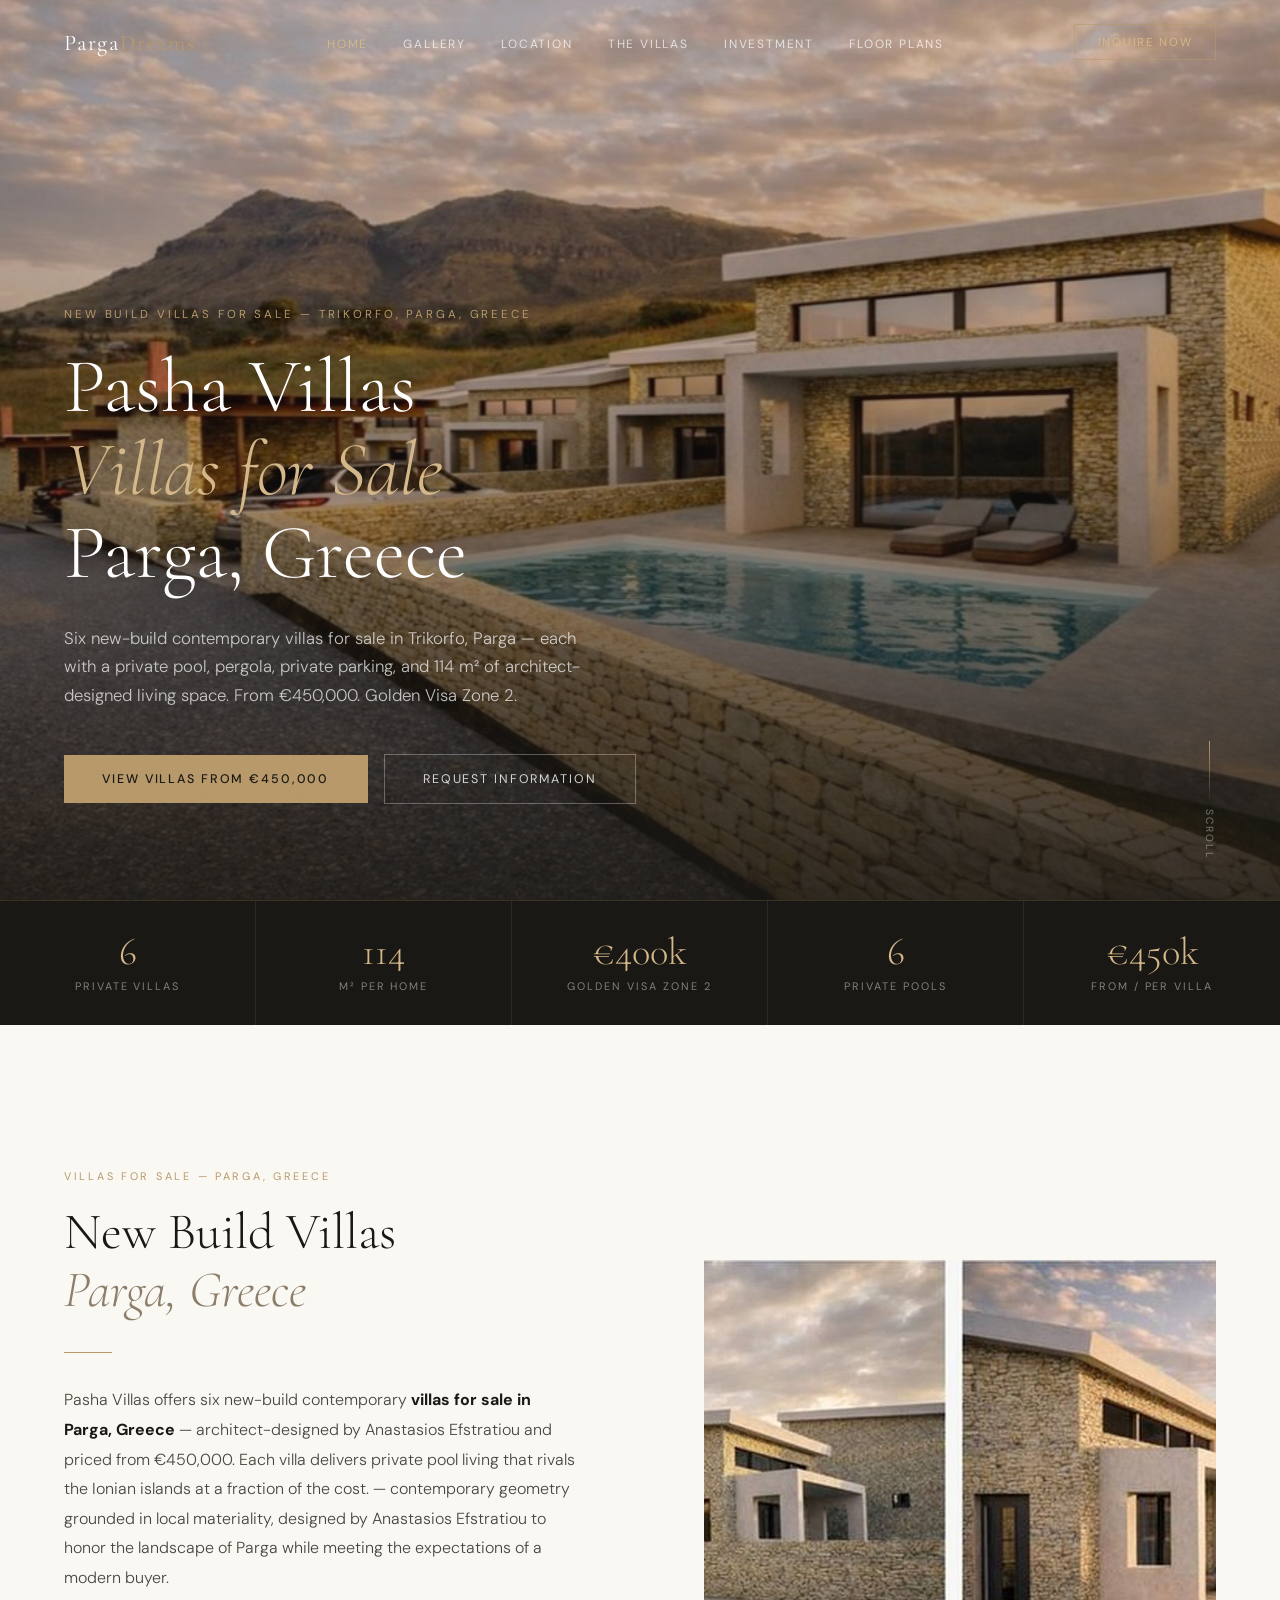
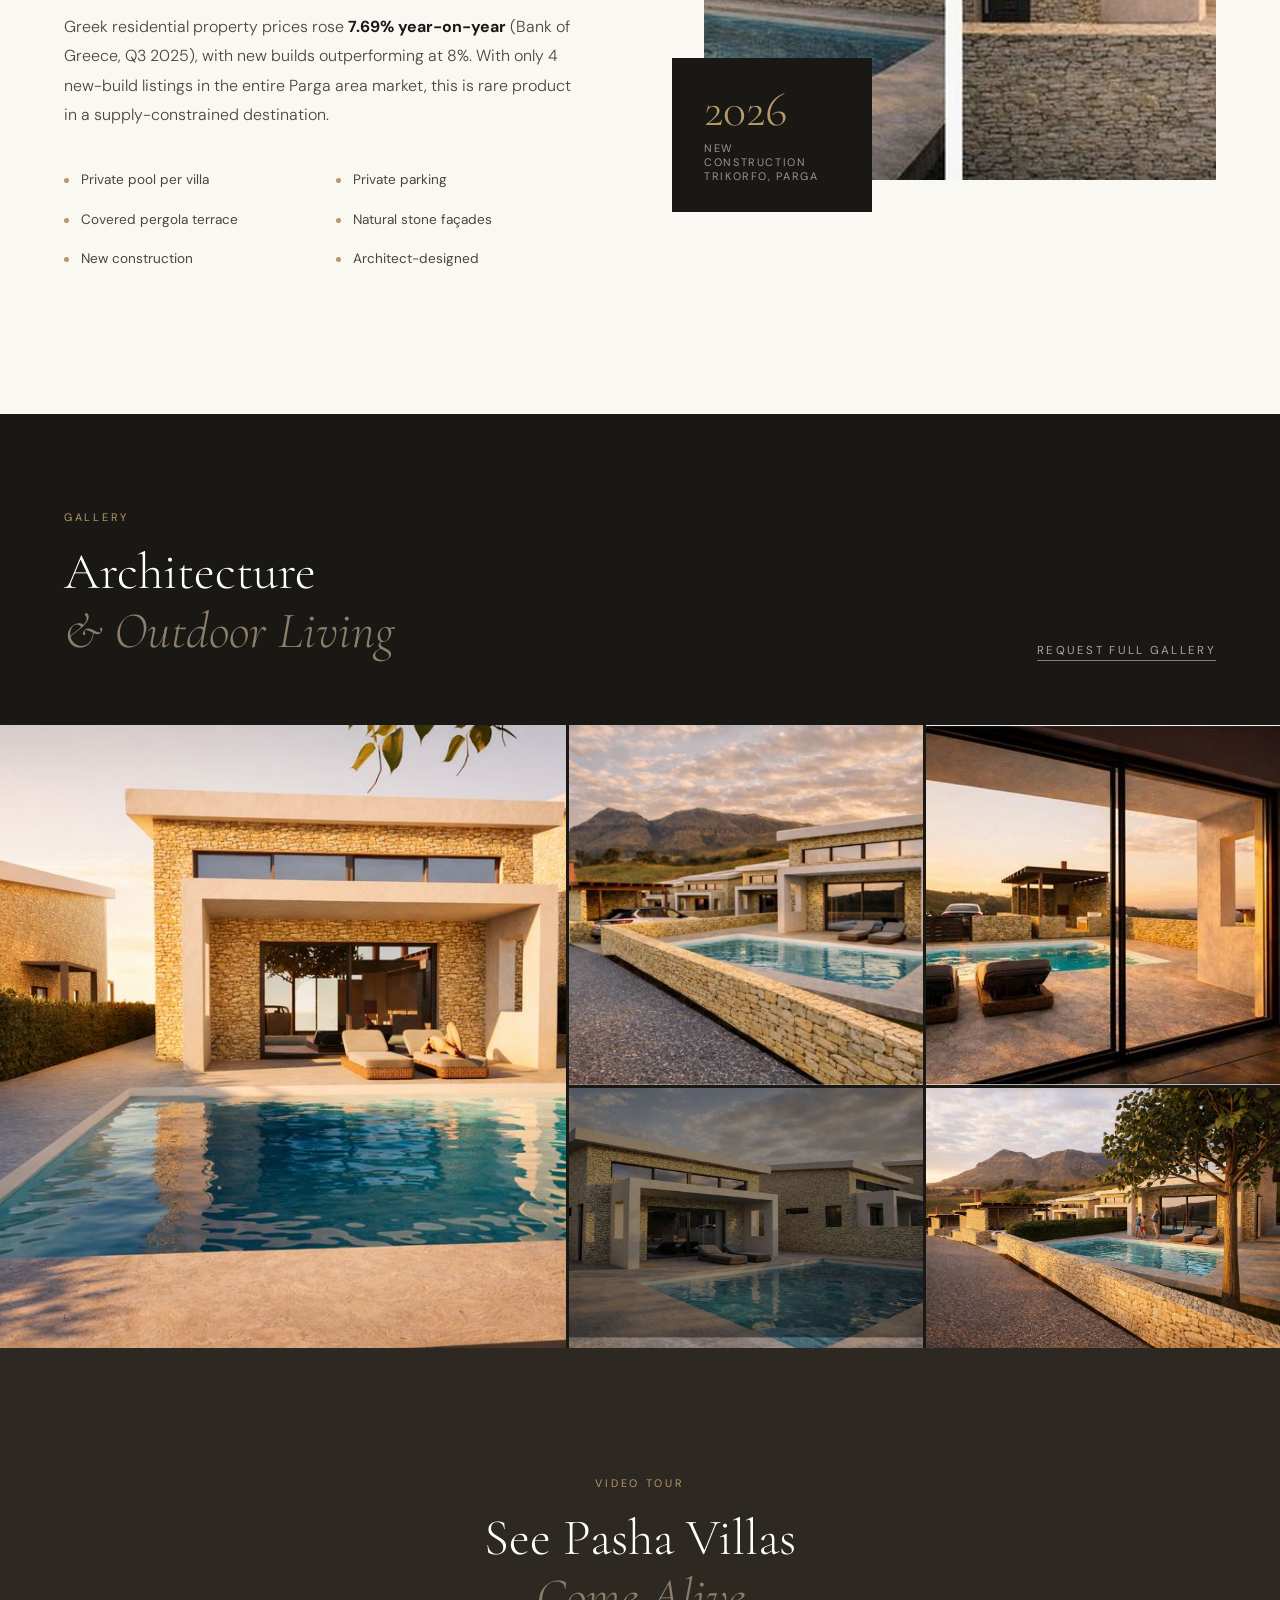
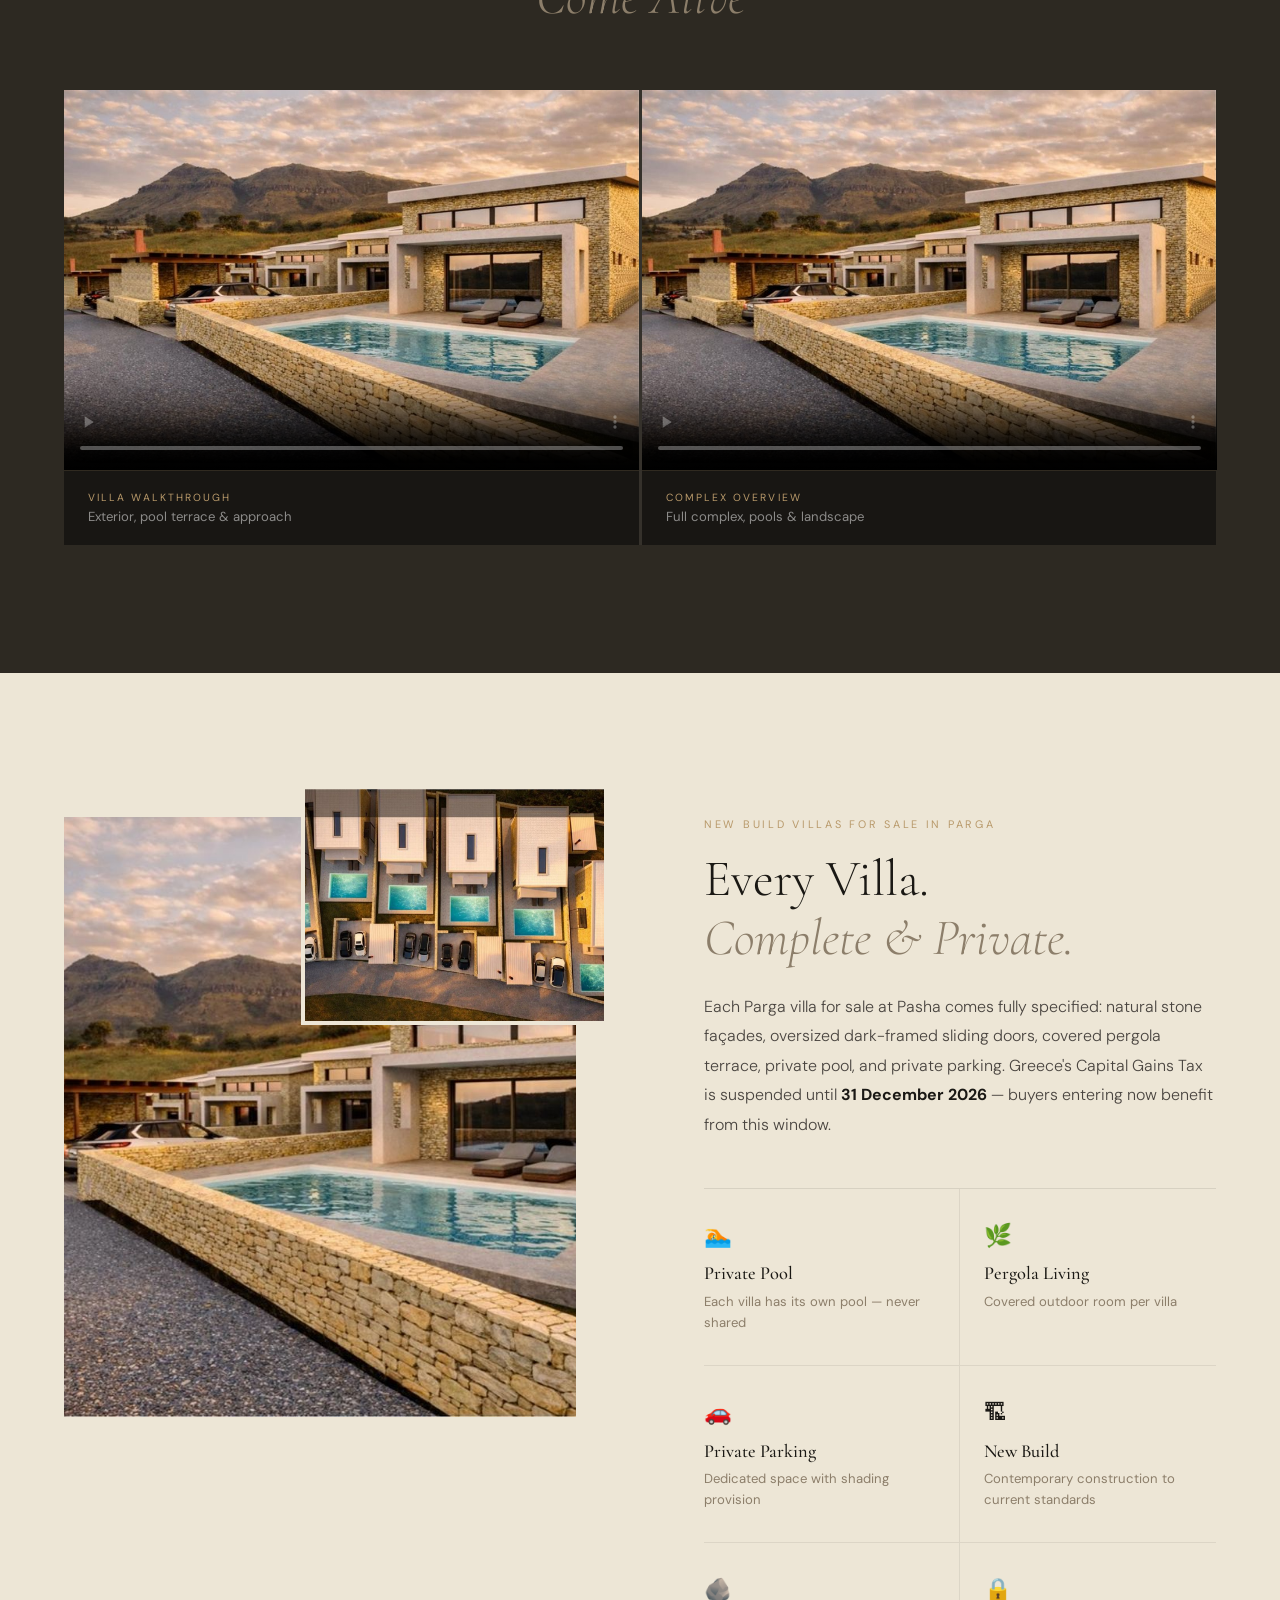
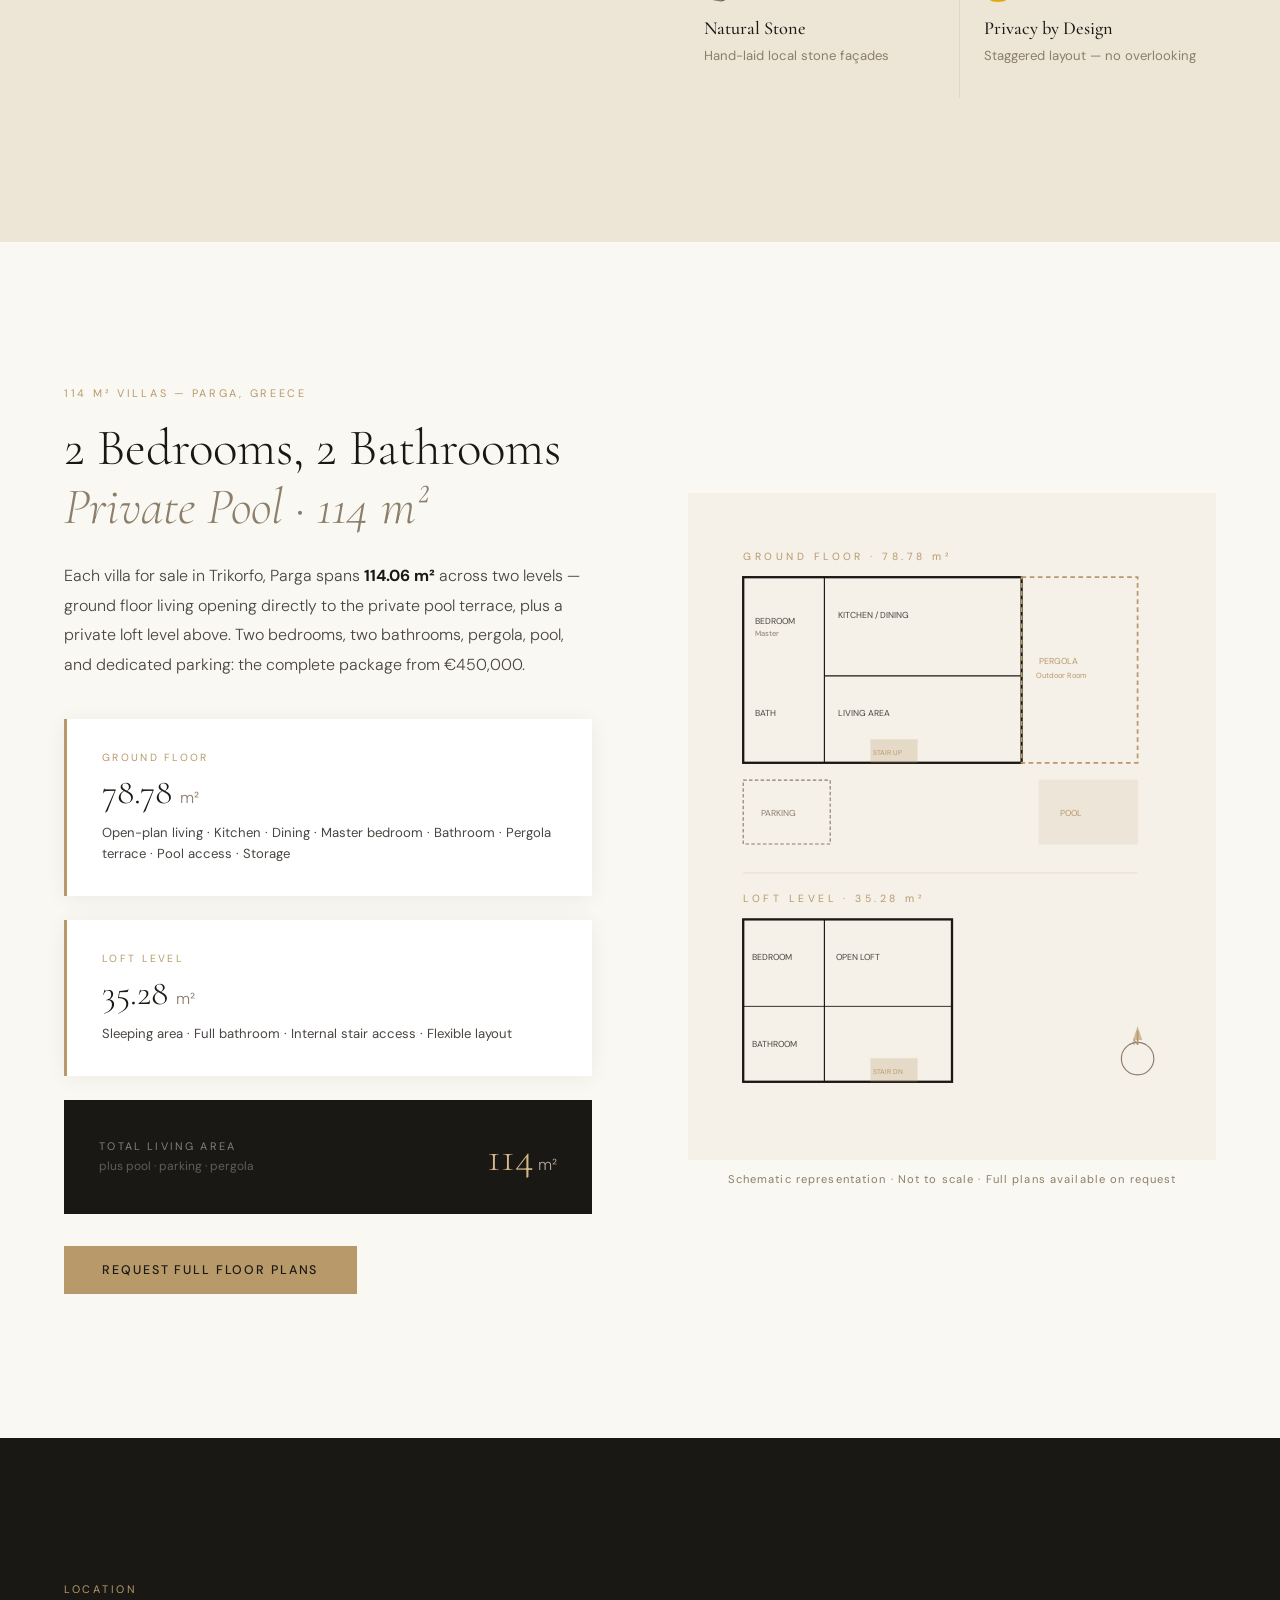
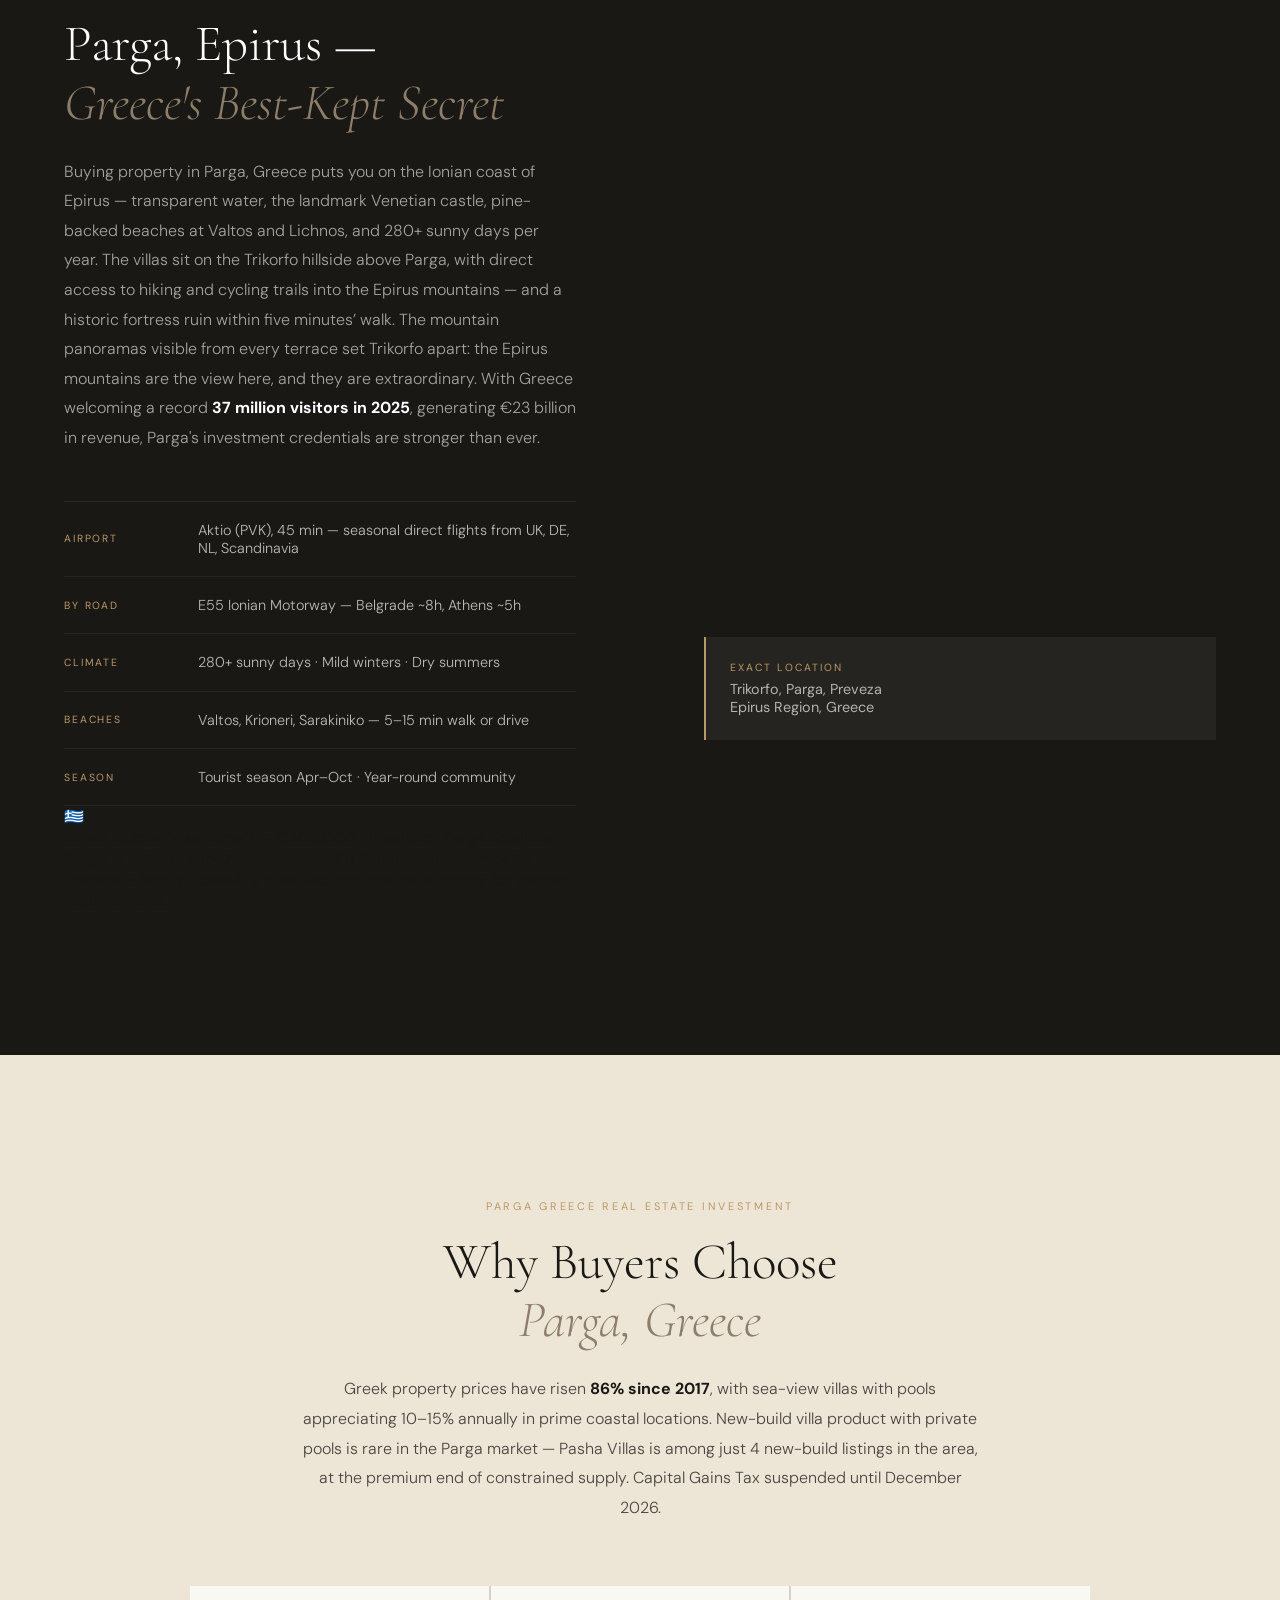
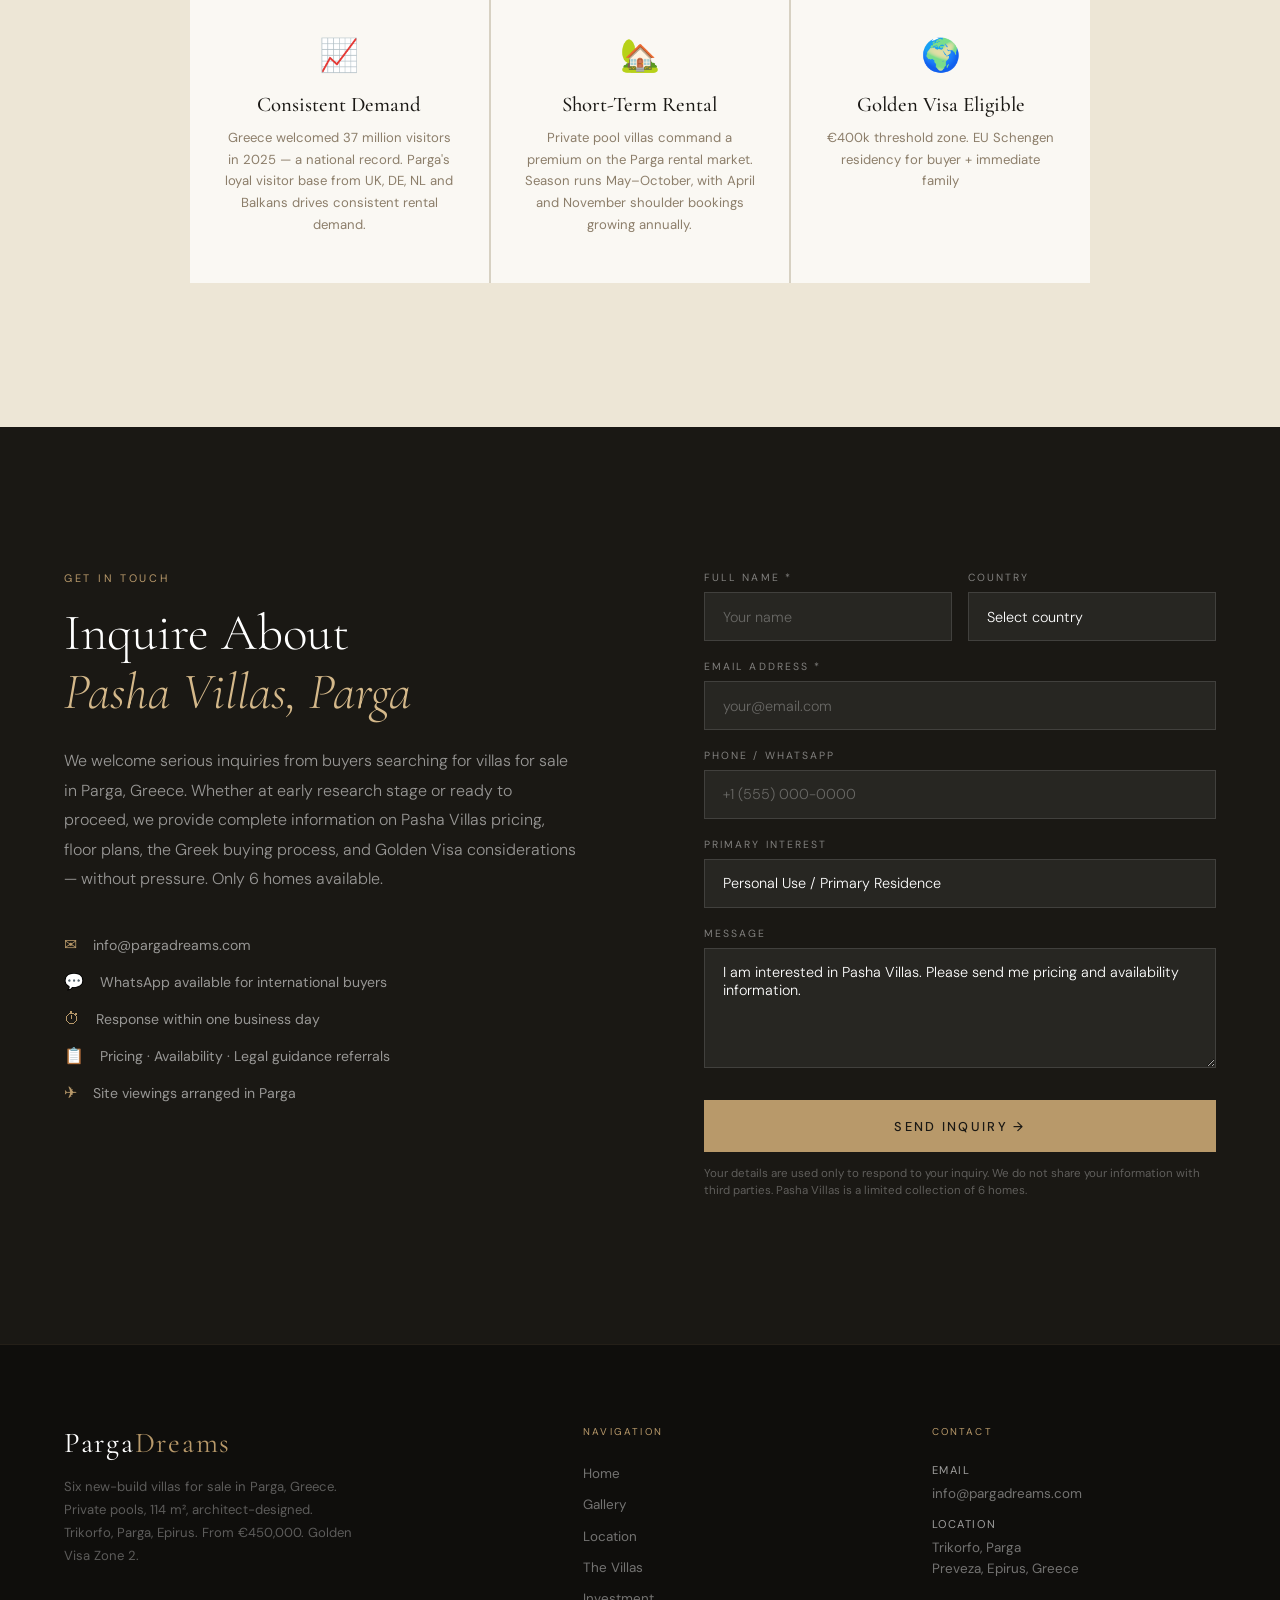
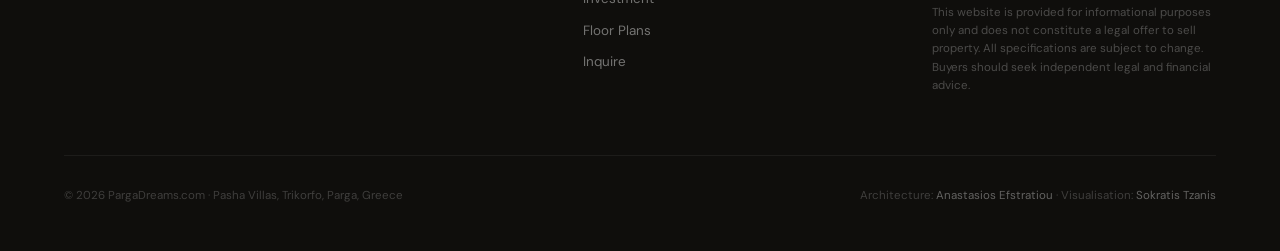
<file: index.html>
<!DOCTYPE html>
<html lang="en">
<head>
  <meta charset="UTF-8">
  <meta name="viewport" content="width=device-width, initial-scale=1.0">
  <title>Villas for Sale Parga Greece — Pasha Villas | New Build Private Pool | PargaDreams.com</title>
  <meta name="description" content="Pasha Villas — 6 new-build contemporary villas for sale in Trikorfo, Parga, Greece. Private pool, 114 m², 2 bedrooms, private parking. From €450,000. Greek Golden Visa Zone 2.">
  <meta property="og:title" content="Pasha Villas — New Build Villas for Sale in Parga, Greece | From €450,000">
  <meta property="og:description" content="6 architect-designed villas for sale in Trikorfo, Parga, Greece. New build, private pool, 114 m², Golden Visa Zone 2 (€400k). From €450,000.">
  <meta property="og:image" content="IMG_9979_pool.jpg">

  <link rel="preconnect" href="https://fonts.googleapis.com">
  <link rel="preconnect" href="https://fonts.gstatic.com" crossorigin>
  <link href="https://fonts.googleapis.com/css2?family=Cormorant+Garamond:ital,wght@0,300;0,400;0,500;0,600;1,300;1,400&family=DM+Sans:wght@300;400;500&display=swap" rel="stylesheet">

  <style>
    *, *::before, *::after { box-sizing: border-box; margin: 0; padding: 0; }

    :root {
      --sand: #f5f0e8;
      --sand-dark: #ede6d6;
      --charcoal: #1a1814;
      --charcoal-mid: #2d2922;
      --gold: #b8996a;
      --gold-light: #d4b88a;
      --stone: #8c7e6a;
      --stone-light: #b0a49a;
      --cream: #faf8f3;
      --white: #ffffff;
      --text-dark: #1a1814;
      --text-mid: #4a4540;
      --text-light: #8c7e6a;
      --font-display: 'Cormorant Garamond', Georgia, serif;
      --font-body: 'DM Sans', system-ui, sans-serif;
    }

    html { scroll-behavior: smooth; font-size: 16px; }

    body {
      font-family: var(--font-body);
      background: var(--cream);
      color: var(--text-dark);
      overflow-x: hidden;
    }

    /* ── GRAIN OVERLAY ── */
    body::before {
      content: '';
      position: fixed;
      inset: 0;
      background-image: url("data:image/svg+xml,%3Csvg viewBox='0 0 256 256' xmlns='http://www.w3.org/2000/svg'%3E%3Cfilter id='noise'%3E%3CfeTurbulence type='fractalNoise' baseFrequency='0.9' numOctaves='4' stitchTiles='stitch'/%3E%3C/filter%3E%3Crect width='100%25' height='100%25' filter='url(%23noise)' opacity='0.04'/%3E%3C/svg%3E");
      pointer-events: none;
      z-index: 9999;
      opacity: 0.5;
    }

    /* ── NAVIGATION ── */
    nav {
      position: fixed;
      top: 0; left: 0; right: 0;
      z-index: 100;
      padding: 1.5rem 4rem;
      display: flex;
      align-items: center;
      justify-content: space-between;
      transition: all 0.5s ease;
    }
    nav.scrolled {
      background: rgba(26,24,20,0.96);
      backdrop-filter: blur(12px);
      padding: 1rem 4rem;
      box-shadow: 0 1px 0 rgba(184,153,106,0.15);
    }
    .nav-logo {
      font-family: var(--font-display);
      font-size: 1.4rem;
      font-weight: 400;
      letter-spacing: 0.08em;
      color: var(--white);
      text-decoration: none;
    }
    .nav-logo span { color: var(--gold); }
    .nav-links {
      display: flex;
      gap: 2.5rem;
      list-style: none;
    }
    .nav-links a {
      font-size: 0.78rem;
      font-weight: 400;
      letter-spacing: 0.15em;
      text-transform: uppercase;
      color: rgba(255,255,255,0.75);
      text-decoration: none;
      transition: color 0.2s;
    }
    .nav-links a:hover { color: var(--gold-light); }
    .nav-cta {
      background: transparent;
      border: 1px solid rgba(184,153,106,0.6);
      color: var(--gold-light);
      font-family: var(--font-body);
      font-size: 0.75rem;
      font-weight: 500;
      letter-spacing: 0.15em;
      text-transform: uppercase;
      padding: 0.65rem 1.6rem;
      cursor: pointer;
      transition: all 0.3s;
      text-decoration: none;
    }
    .nav-cta:hover {
      background: var(--gold);
      border-color: var(--gold);
      color: var(--charcoal);
    }

    /* ── HERO ── */
    .hero {
      position: relative;
      height: 100vh;
      min-height: 700px;
      overflow: hidden;
      display: flex;
      align-items: flex-end;
    }
    .hero-bg {
      position: absolute;
      inset: 0;
      background: var(--charcoal);
    }
    .hero-img {
      position: absolute;
      inset: 0;
      width: 100%;
      height: 100%;
      object-fit: cover;
      object-position: center 40%;
      transform: scale(1.05);
      animation: heroZoom 12s ease-out forwards;
    }
    @keyframes heroZoom {
      from { transform: scale(1.1); }
      to   { transform: scale(1.02); }
    }
    .hero-overlay {
      position: absolute;
      inset: 0;
      background: linear-gradient(
        to top,
        rgba(26,24,20,0.88) 0%,
        rgba(26,24,20,0.35) 50%,
        rgba(26,24,20,0.15) 100%
      );
    }
    .hero-content {
      position: relative;
      z-index: 2;
      padding: 0 4rem 6rem;
      max-width: 900px;
    }
    .hero-eyebrow {
      font-size: 0.72rem;
      font-weight: 400;
      letter-spacing: 0.25em;
      text-transform: uppercase;
      color: var(--gold);
      margin-bottom: 1.5rem;
      opacity: 0;
      animation: fadeUp 0.8s ease 0.3s forwards;
    }
    .hero-title {
      font-family: var(--font-display);
      font-size: clamp(3.2rem, 6vw, 5.5rem);
      font-weight: 300;
      line-height: 1.08;
      color: var(--white);
      margin-bottom: 1.8rem;
      opacity: 0;
      animation: fadeUp 0.9s ease 0.5s forwards;
    }
    .hero-title em {
      font-style: italic;
      color: var(--gold-light);
    }
    .hero-sub {
      font-size: 1.05rem;
      font-weight: 300;
      color: rgba(255,255,255,0.72);
      line-height: 1.7;
      max-width: 540px;
      margin-bottom: 2.8rem;
      opacity: 0;
      animation: fadeUp 0.9s ease 0.7s forwards;
    }
    .hero-actions {
      display: flex;
      gap: 1rem;
      align-items: center;
      opacity: 0;
      animation: fadeUp 0.9s ease 0.9s forwards;
    }
    .btn-primary {
      background: var(--gold);
      color: var(--charcoal);
      border: none;
      font-family: var(--font-body);
      font-size: 0.78rem;
      font-weight: 500;
      letter-spacing: 0.15em;
      text-transform: uppercase;
      padding: 1rem 2.4rem;
      cursor: pointer;
      transition: all 0.3s;
      text-decoration: none;
      display: inline-block;
    }
    .btn-primary:hover { background: var(--gold-light); }
    .btn-ghost {
      background: transparent;
      color: rgba(255,255,255,0.8);
      border: 1px solid rgba(255,255,255,0.3);
      font-family: var(--font-body);
      font-size: 0.78rem;
      font-weight: 400;
      letter-spacing: 0.15em;
      text-transform: uppercase;
      padding: 1rem 2.4rem;
      cursor: pointer;
      transition: all 0.3s;
      text-decoration: none;
      display: inline-block;
    }
    .btn-ghost:hover {
      border-color: var(--gold-light);
      color: var(--gold-light);
    }
    .hero-scroll {
      position: absolute;
      bottom: 2.5rem;
      right: 4rem;
      z-index: 2;
      display: flex;
      flex-direction: column;
      align-items: center;
      gap: 0.5rem;
      opacity: 0;
      animation: fadeIn 1s ease 1.4s forwards;
    }
    .hero-scroll span {
      font-size: 0.65rem;
      letter-spacing: 0.2em;
      text-transform: uppercase;
      color: rgba(255,255,255,0.4);
      writing-mode: vertical-lr;
    }
    .scroll-line {
      width: 1px;
      height: 60px;
      background: linear-gradient(to bottom, var(--gold), transparent);
      animation: scrollPulse 2s ease-in-out 1.8s infinite;
    }
    @keyframes scrollPulse {
      0%, 100% { opacity: 0.4; transform: scaleY(0.8); }
      50% { opacity: 1; transform: scaleY(1); }
    }

    /* ── STATS BAR ── */
    .stats-bar {
      background: var(--charcoal);
      padding: 0;
    }
    .stats-inner {
      display: grid;
      grid-template-columns: repeat(5, 1fr);
      border-top: 1px solid rgba(184,153,106,0.2);
    }
    .stat-item {
      padding: 2rem 2.5rem;
      border-right: 1px solid rgba(255,255,255,0.08);
      text-align: center;
    }
    .stat-item:last-child { border-right: none; }
    .stat-num {
      font-family: var(--font-display);
      font-size: 2.4rem;
      font-weight: 300;
      color: var(--gold-light);
      line-height: 1;
      margin-bottom: 0.5rem;
    }
    .stat-label {
      font-size: 0.68rem;
      font-weight: 400;
      letter-spacing: 0.18em;
      text-transform: uppercase;
      color: rgba(255,255,255,0.45);
    }

    /* ── SECTION SHARED ── */
    section { position: relative; }
    .section-eyebrow {
      font-size: 0.68rem;
      font-weight: 400;
      letter-spacing: 0.25em;
      text-transform: uppercase;
      color: var(--gold);
      margin-bottom: 1.2rem;
    }
    .section-title {
      font-family: var(--font-display);
      font-size: clamp(2.2rem, 4vw, 3.4rem);
      font-weight: 300;
      line-height: 1.15;
      color: var(--charcoal);
      margin-bottom: 1.5rem;
    }
    .section-title em { font-style: italic; color: var(--stone); }
    .section-body {
      font-size: 1rem;
      font-weight: 300;
      line-height: 1.85;
      color: var(--text-mid);
      max-width: 560px;
    }

    /* fade-in on scroll */
    .reveal { opacity:1; transform:none; }
    .reveal.animate-in { animation:revealUp 0.7s ease both; }
    .reveal-delay-1 { transition-delay: 0.1s; }
    .reveal-delay-2 { transition-delay: 0.2s; }
    .reveal-delay-3 { transition-delay: 0.3s; }
    .reveal-delay-4 { transition-delay: 0.4s; }

    /* ── INTRO / CONCEPT ── */
    .intro {
      padding: 9rem 4rem;
      display: grid;
      grid-template-columns: 1fr 1fr;
      gap: 8rem;
      align-items: center;
      background: var(--cream);
    }
    .intro-text {}
    .intro-visual {
      position: relative;
    }
    .intro-img-main {
      width: 100%;
      height: 520px;
      object-fit: cover;
      display: block;
    }
    .intro-img-badge {
      position: absolute;
      bottom: -2rem;
      left: -2rem;
      background: var(--charcoal);
      padding: 1.8rem 2rem;
      width: 200px;
    }
    .badge-num {
      font-family: var(--font-display);
      font-size: 3rem;
      font-weight: 300;
      color: var(--gold);
      line-height: 1;
      display: block;
    }
    .badge-text {
      font-size: 0.68rem;
      letter-spacing: 0.15em;
      text-transform: uppercase;
      color: rgba(255,255,255,0.55);
      margin-top: 0.4rem;
      display: block;
    }
    .intro-divider {
      width: 48px;
      height: 1px;
      background: var(--gold);
      margin: 2rem 0;
    }
    .intro-features {
      display: grid;
      grid-template-columns: 1fr 1fr;
      gap: 1.2rem 2rem;
      margin-top: 2.5rem;
    }
    .feature-item {
      display: flex;
      align-items: flex-start;
      gap: 0.75rem;
    }
    .feature-dot {
      width: 5px;
      height: 5px;
      border-radius: 50%;
      background: var(--gold);
      flex-shrink: 0;
      margin-top: 0.5rem;
    }
    .feature-text {
      font-size: 0.85rem;
      color: var(--text-mid);
      line-height: 1.5;
    }

    /* ── GALLERY ── */
    .gallery {
      padding: 0;
      background: var(--charcoal);
    }
    .gallery-header {
      padding: 6rem 4rem 4rem;
      display: flex;
      justify-content: space-between;
      align-items: flex-end;
    }
    .gallery-header .section-title { color: var(--white); margin-bottom: 0; }
    .gallery-header .section-eyebrow { color: var(--gold); }
    .gallery-link {
      font-size: 0.72rem;
      letter-spacing: 0.2em;
      text-transform: uppercase;
      color: var(--stone-light);
      text-decoration: none;
      border-bottom: 1px solid var(--stone);
      padding-bottom: 2px;
      transition: color 0.2s, border-color 0.2s;
    }
    .gallery-link:hover { color: var(--gold-light); border-color: var(--gold-light); }
    .gallery-grid {
      display: grid;
      grid-template-columns: 1.6fr 1fr 1fr;
      grid-template-rows: 360px 260px;
      gap: 3px;
    }
    .gallery-cell {
      overflow: hidden;
      position: relative;
    }
    .gallery-cell:first-child {
      grid-row: 1 / 3;
    }
    .gallery-cell img {
      width: 100%;
      height: 100%;
      object-fit: cover;
      display: block;
      transition: transform 0.7s ease;
    }
    .gallery-cell:hover img { transform: scale(1.04); }
    .gallery-cell-overlay {
      position: absolute;
      inset: 0;
      background: linear-gradient(to top, rgba(26,24,20,0.5), transparent 50%);
      opacity: 0;
      transition: opacity 0.3s;
    }
    .gallery-cell:hover .gallery-cell-overlay { opacity: 1; }
    .cell-label {
      position: absolute;
      bottom: 1.5rem;
      left: 1.5rem;
      font-size: 0.68rem;
      letter-spacing: 0.2em;
      text-transform: uppercase;
      color: rgba(255,255,255,0.85);
      opacity: 0;
      transition: opacity 0.3s;
    }
    .gallery-cell:hover .cell-label { opacity: 1; }

    /* Placeholder cells for gallery variety */
    .gallery-placeholder {
      background: var(--charcoal-mid);
      display: flex;
      align-items: center;
      justify-content: center;
    }
    .gallery-placeholder-inner {
      text-align: center;
    }
    .gallery-placeholder-icon {
      font-size: 2rem;
      margin-bottom: 0.75rem;
      display: block;
      color: rgba(184,153,106,0.3);
    }
    .gallery-placeholder-text {
      font-size: 0.65rem;
      letter-spacing: 0.2em;
      text-transform: uppercase;
      color: rgba(255,255,255,0.2);
    }

    /* ── FEATURES ── */
    .features {
      padding: 9rem 4rem;
      background: var(--sand-dark);
    }
    .features-inner {
      display: grid;
      grid-template-columns: 1fr 1fr;
      gap: 8rem;
      align-items: start;
    }
    .features-visual {
      position: relative;
    }
    .features-img {
      width: 100%;
      height: 600px;
      object-fit: cover;
      display: block;
    }
    .features-img-accent {
      position: absolute;
      top: -2rem;
      right: -2rem;
      width: 60%;
      height: 240px;
      object-fit: cover;
      border: 4px solid var(--sand-dark);
      z-index: 2;
    }
    .features-content {}
    .features-grid {
      display: grid;
      grid-template-columns: 1fr 1fr;
      gap: 0;
      margin-top: 3rem;
      border-top: 1px solid rgba(26,24,20,0.1);
    }
    .feature-card {
      padding: 2rem 1.5rem 2rem 0;
      border-bottom: 1px solid rgba(26,24,20,0.08);
      border-right: 1px solid rgba(26,24,20,0.08);
    }
    .feature-card:nth-child(even) { border-right: none; padding-left: 1.5rem; padding-right: 0; }
    .feature-card:nth-last-child(-n+2) { border-bottom: none; }
    .feature-icon {
      font-size: 1.4rem;
      margin-bottom: 0.8rem;
      display: block;
    }
    .feature-name {
      font-family: var(--font-display);
      font-size: 1.15rem;
      font-weight: 500;
      color: var(--charcoal);
      margin-bottom: 0.4rem;
    }
    .feature-desc {
      font-size: 0.82rem;
      color: var(--text-light);
      line-height: 1.6;
    }

    /* ── FLOOR PLANS ── */
    .floorplan {
      padding: 9rem 4rem;
      background: var(--cream);
    }
    .floorplan-inner {
      display: grid;
      grid-template-columns: 1fr 1fr;
      gap: 6rem;
      align-items: center;
    }
    .floorplan-cards {
      display: grid;
      gap: 1.5rem;
    }
    .floorplan-card {
      background: var(--white);
      padding: 2rem 2.2rem;
      border-left: 3px solid var(--gold);
      box-shadow: 0 2px 20px rgba(26,24,20,0.06);
    }
    .floorplan-level {
      font-size: 0.65rem;
      letter-spacing: 0.22em;
      text-transform: uppercase;
      color: var(--gold);
      margin-bottom: 0.6rem;
    }
    .floorplan-size {
      font-family: var(--font-display);
      font-size: 2.2rem;
      font-weight: 300;
      color: var(--charcoal);
      line-height: 1;
    }
    .floorplan-size span {
      font-size: 1rem;
      font-family: var(--font-body);
      color: var(--stone);
      font-weight: 300;
    }
    .floorplan-rooms {
      font-size: 0.82rem;
      color: var(--text-mid);
      margin-top: 0.8rem;
      line-height: 1.6;
    }
    .floorplan-total {
      background: var(--charcoal);
      padding: 2rem 2.2rem;
      display: flex;
      justify-content: space-between;
      align-items: center;
    }
    .total-label {
      font-size: 0.68rem;
      letter-spacing: 0.2em;
      text-transform: uppercase;
      color: rgba(255,255,255,0.45);
    }
    .total-num {
      font-family: var(--font-display);
      font-size: 2.6rem;
      font-weight: 300;
      color: var(--gold-light);
    }
    .total-num span {
      font-size: 1rem;
      font-family: var(--font-body);
      font-weight: 300;
      color: var(--stone-light);
    }

    /* ── LOCATION ── */
    .location {
      background: var(--charcoal);
      padding: 9rem 4rem;
      display: grid;
      grid-template-columns: 1fr 1fr;
      gap: 8rem;
      align-items: center;
    }
    .location-content .section-title { color: var(--white); }
    .location-content .section-body { color: rgba(255,255,255,0.6); }
    .location-facts {
      margin-top: 3rem;
      display: grid;
      gap: 0;
      border-top: 1px solid rgba(255,255,255,0.08);
    }
    .location-fact {
      display: grid;
      grid-template-columns: auto 1fr;
      gap: 1.5rem;
      padding: 1.2rem 0;
      border-bottom: 1px solid rgba(255,255,255,0.06);
      align-items: center;
    }
    .fact-label {
      font-size: 0.65rem;
      letter-spacing: 0.18em;
      text-transform: uppercase;
      color: var(--gold);
      min-width: 110px;
    }
    .fact-value {
      font-size: 0.9rem;
      color: rgba(255,255,255,0.7);
      font-weight: 300;
    }
    .location-map {
      position: relative;
    }
    .map-embed {
      width: 100%;
      height: 460px;
      border: none;
      display: block;
      filter: grayscale(30%) contrast(1.1);
    }
    .map-pin {
      position: absolute;
      top: 50%;
      left: 50%;
      transform: translate(-50%, -50%);
      pointer-events: none;
    }

    /* ── INVESTMENT ── */
    .investment {
      padding: 9rem 4rem;
      background: var(--sand-dark);
    }
    .investment-inner {
      max-width: 900px;
      margin: 0 auto;
      text-align: center;
    }
    .investment-inner .section-body {
      max-width: 680px;
      margin: 0 auto 4rem;
    }
    .investment-grid {
      display: grid;
      grid-template-columns: repeat(3, 1fr);
      gap: 2px;
      background: rgba(26,24,20,0.1);
      margin-top: 4rem;
    }
    .invest-item {
      background: var(--cream);
      padding: 3rem 2rem;
      text-align: center;
    }
    .invest-icon {
      font-size: 2rem;
      display: block;
      margin-bottom: 1rem;
    }
    .invest-title {
      font-family: var(--font-display);
      font-size: 1.3rem;
      font-weight: 500;
      color: var(--charcoal);
      margin-bottom: 0.6rem;
    }
    .invest-desc {
      font-size: 0.82rem;
      color: var(--text-light);
      line-height: 1.65;
    }

    /* ── INQUIRY / CTA ── */
    .inquiry {
      background: var(--charcoal);
      padding: 9rem 4rem;
      display: grid;
      grid-template-columns: 1fr 1fr;
      gap: 8rem;
      align-items: start;
    }
    .inquiry-content .section-title { color: var(--white); }
    .inquiry-content .section-body { color: rgba(255,255,255,0.6); }
    .inquiry-details {
      margin-top: 2.5rem;
      display: grid;
      gap: 1rem;
    }
    .inquiry-detail {
      display: flex;
      align-items: center;
      gap: 1rem;
      font-size: 0.88rem;
      color: rgba(255,255,255,0.55);
    }
    .inquiry-detail-icon { color: var(--gold); font-size: 1rem; }
    .inquiry-form-wrap {}
    .form-group {
      margin-bottom: 1.2rem;
    }
    .form-group label {
      display: block;
      font-size: 0.65rem;
      letter-spacing: 0.2em;
      text-transform: uppercase;
      color: rgba(255,255,255,0.45);
      margin-bottom: 0.5rem;
    }
    .form-group input,
    .form-group textarea,
    .form-group select {
      width: 100%;
      background: rgba(255,255,255,0.06);
      border: 1px solid rgba(255,255,255,0.12);
      color: var(--white);
      font-family: var(--font-body);
      font-size: 0.9rem;
      font-weight: 300;
      padding: 0.9rem 1.1rem;
      transition: border-color 0.2s;
      outline: none;
      appearance: none;
    }
    .form-group input:focus,
    .form-group textarea:focus,
    .form-group select:focus {
      border-color: var(--gold);
    }
    .form-group input::placeholder,
    .form-group textarea::placeholder { color: rgba(255,255,255,0.3); }
    .form-group select option { background: var(--charcoal-mid); }
    .form-group textarea { resize: vertical; min-height: 120px; }
    .form-row {
      display: grid;
      grid-template-columns: 1fr 1fr;
      gap: 1rem;
    }
    .form-submit {
      width: 100%;
      background: var(--gold);
      border: none;
      color: var(--charcoal);
      font-family: var(--font-body);
      font-size: 0.8rem;
      font-weight: 500;
      letter-spacing: 0.18em;
      text-transform: uppercase;
      padding: 1.1rem 2rem;
      cursor: pointer;
      transition: background 0.3s;
      margin-top: 0.5rem;
    }
    .form-submit:hover { background: var(--gold-light); }
    .form-note {
      font-size: 0.72rem;
      color: rgba(255,255,255,0.3);
      margin-top: 0.8rem;
      line-height: 1.5;
    }

        /* ── VIDEO TOUR ── */
        .video-tour {
      background: var(--charcoal-mid);
      padding: 8rem 4rem;
    }
    .video-tour-header {
      text-align: center;
      margin-bottom: 4rem;
    }
    .video-tour-header .section-title { color: var(--white); margin-bottom: 0; }
    .video-grid {
      display: grid;
      grid-template-columns: 1fr 1fr;
      gap: 3px;
      background: rgba(255,255,255,0.04);
    }
    .video-cell {
      position: relative;
      background: #0f0e0c;
    }
    .video-cell video {
      width: 100%;
      height: 380px;
      object-fit: cover;
      display: block;
    }
    .video-label {
      padding: 1.2rem 1.5rem;
      background: rgba(26,24,20,0.9);
      border-top: 1px solid rgba(184,153,106,0.15);
    }
    .video-label-tag {
      font-size: 0.65rem;
      letter-spacing: 0.2em;
      text-transform: uppercase;
      color: var(--gold);
      display: block;
      margin-bottom: 0.3rem;
    }
    .video-label-desc {
      font-size: 0.82rem;
      color: rgba(255,255,255,0.5);
    }
    @media (max-width: 900px) {
      .video-tour { padding: 5rem 2rem; }
      .video-grid { grid-template-columns: 1fr; }
      .video-cell video { height: 260px; }
    }

    /* ── ANIMATIONS ── */
    @keyframes fadeUp {
      from { opacity: 0; transform: translateY(24px); }
      to   { opacity: 1; transform: translateY(0); }
    }
    @keyframes fadeIn {
      from { opacity: 0; }
      to   { opacity: 1; }
    }

    /* ── RESPONSIVE ── */
    @media (max-width: 900px) {
      nav { padding: 1.5rem 2rem; }
      nav.scrolled { padding: 1rem 2rem; }
      .nav-links { display: none; }
      .hero-content { padding: 0 2rem 5rem; }
      .hero-scroll { right: 2rem; }
      .stats-inner { grid-template-columns: repeat(3, 1fr); }
      .stat-item:nth-child(4), .stat-item:nth-child(5) { border-top: 1px solid rgba(255,255,255,0.08); }
      .intro, .features-inner, .floorplan-inner,
      .location, .inquiry {
        grid-template-columns: 1fr;
        gap: 4rem;
        padding: 6rem 2rem;
      }
      .gallery-header { padding: 4rem 2rem 3rem; flex-direction: column; align-items: flex-start; gap: 1rem; }
      .gallery-grid { grid-template-columns: 1fr; grid-template-rows: auto; }
      .gallery-cell:first-child { grid-row: auto; height: 320px; }
      .gallery-cell { height: 240px; }
      .investment { padding: 6rem 2rem; }
      .investment-grid { grid-template-columns: 1fr; }
      .footer-inner { grid-template-columns: 1fr; gap: 2.5rem; }
      .footer-bottom { flex-direction: column; gap: 0.5rem; text-align: center; }
      .features { padding: 6rem 2rem; }
      .floorplan { padding: 6rem 2rem; }
      .location { padding: 6rem 2rem; }
    }
  /* ── NAV ── */
nav{position:fixed;top:0;left:0;right:0;z-index:100;padding:1.5rem 4rem;display:flex;align-items:center;justify-content:space-between;transition:all .4s ease}
nav.scrolled{background:rgba(26,24,20,.96);backdrop-filter:blur(12px);padding:1rem 4rem;box-shadow:0 1px 0 rgba(184,153,106,.15)}
.nav-logo{font-family:var(--font-display);font-size:1.4rem;font-weight:400;letter-spacing:.08em;color:#fff;text-decoration:none}
.nav-logo span{color:var(--gold)}
.nav-links{display:flex;gap:2.2rem;list-style:none}
.nav-links a{font-size:.75rem;font-weight:400;letter-spacing:.15em;text-transform:uppercase;color:rgba(255,255,255,.7);text-decoration:none;transition:color .2s}
.nav-links a:hover,.nav-links a.active{color:var(--gold-light)}
.nav-cta{background:transparent;border:1px solid rgba(184,153,106,.6);color:var(--gold-light);font-family:var(--font-body);font-size:.72rem;font-weight:400;letter-spacing:.15em;text-transform:uppercase;padding:.6rem 1.4rem;cursor:pointer;transition:all .3s;text-decoration:none;white-space:nowrap}
.nav-cta:hover{background:var(--gold);border-color:var(--gold);color:var(--charcoal)}
/* ── FOOTER ── */
footer{background:#0f0e0c;padding:5rem 4rem 3rem;border-top:1px solid rgba(184,153,106,.12)}
.footer-inner{display:grid;grid-template-columns:1.6fr 1fr 1fr;gap:4rem;margin-bottom:3rem}
.footer-brand{}
.footer-logo{font-family:var(--font-display);font-size:1.8rem;font-weight:400;color:#fff;letter-spacing:.06em;margin-bottom:1rem;display:block;text-decoration:none}
.footer-logo span{color:var(--gold)}
.footer-tagline{font-size:.82rem;color:rgba(255,255,255,.32);line-height:1.75;max-width:300px}
.footer-col-title{font-size:.62rem;letter-spacing:.22em;text-transform:uppercase;color:var(--gold);margin-bottom:1.5rem}
.footer-links{list-style:none;display:grid;gap:.65rem}
.footer-links a{font-size:.84rem;color:rgba(255,255,255,.42);text-decoration:none;transition:color .2s}
.footer-links a:hover{color:var(--gold-light)}
.footer-contact-item{font-size:.84rem;color:rgba(255,255,255,.42);margin-bottom:.7rem;line-height:1.6}
.footer-contact-item strong{display:block;color:rgba(255,255,255,.6);font-weight:400;font-size:.7rem;letter-spacing:.14em;text-transform:uppercase;margin-bottom:.2rem}
.footer-bottom{border-top:1px solid rgba(255,255,255,.06);padding-top:2rem;display:flex;justify-content:space-between;align-items:center;flex-wrap:wrap;gap:.5rem}
.footer-copy{font-size:.72rem;color:rgba(255,255,255,.2)}
.footer-credits{font-size:.72rem;color:rgba(255,255,255,.2)}
.footer-credits a{color:rgba(255,255,255,.35);text-decoration:none}
.footer-credits a:hover{color:var(--gold-light)}
@media(max-width:900px){nav{padding:1.2rem 2rem}.nav-links{display:none}.nav-cta{padding:.5rem 1rem;font-size:.68rem}
footer{padding:4rem 2rem 2.5rem}.footer-inner{grid-template-columns:1fr;gap:2.5rem}.footer-bottom{flex-direction:column;text-align:center;gap:.4rem}}
</style>

  <script type="application/ld+json">
  {
    "@context": "https://schema.org",
    "@type": "RealEstateListing",
    "name": "Pasha Villas — New Build Villas for Sale in Parga Greece | Trikorfo, Parga",
    "description": "Six new-build architect-designed villas for sale in Trikorfo, Parga, Greece. Private pool, 2 bedrooms, 2 bathrooms, 114 m² across two levels. From €450,000. Greek Golden Visa Zone 2.",
    "url": "https://www.pargadreams.com/pasha-villas/",
    "numberOfBedrooms": 2,
    "numberOfBathroomsTotal": 2,
    "floorSize": {"@type": "QuantitativeValue","value": 114.06,"unitCode": "MTK"},
    "address": {"@type": "PostalAddress","streetAddress": "Trikorfo","addressLocality": "Parga","addressRegion": "Epirus","addressCountry": "GR"},
    "geo": {"@type": "GeoCoordinates","latitude": "39.2833","longitude": "20.4001"},
    "offers": {"@type": "Offer", "price": "450000", "priceCurrency": "EUR", "availability": "https://schema.org/LimitedAvailability"},
  "amenityFeature": [
      {"@type": "LocationFeatureSpecification","name": "Private Swimming Pool","value": true},
      {"@type": "LocationFeatureSpecification","name": "Private Parking","value": true},
      {"@type": "LocationFeatureSpecification","name": "Pergola","value": true},
      {"@type": "LocationFeatureSpecification","name": "New Construction","value": true}
    ]
  }
  </script>
</head>

<body>

  <!-- ═══════════ NAVIGATION ═══════════ -->
  <nav id="nav">
  <a href="/" class="nav-logo">Parga<span>Dreams</span></a>
  <ul class="nav-links">
    <li><a href="/" class="active">Home</a></li>
    <li><a href="gallery_page.html">Gallery</a></li>
    <li><a href="location_page.html">Location</a></li>
    <li><a href="pasha_villas_page.html">The Villas</a></li>
    <li><a href="investment_page.html">Investment</a></li>
    <li><a href="floor_plans_page.html">Floor Plans</a></li>
  </ul>
  <a href="#inquiry" class="nav-cta">Inquire Now</a>
</nav>

  <!-- ═══════════ HERO ═══════════ -->
  <section class="hero">
    <div class="hero-bg">
      <video class="hero-img" autoplay muted loop playsinline poster="media/images/pool_mountain.jpg">
        <source src="media/videos/Pasha_2.mp4" type="video/mp4">
        <source src="media/videos/Pasha_2.mp4" type="video/mp4">
      </video>
      <div class="hero-overlay"></div>
    </div>
    <div class="hero-content">
      <p class="hero-eyebrow">New Build Villas for Sale — Trikorfo, Parga, Greece</p>
      <h1 class="hero-title">Pasha Villas<br><em>Villas for Sale</em><br>Parga, Greece</h1>
      <p class="hero-sub">Six new-build contemporary villas for sale in Trikorfo, Parga — each with a private pool, pergola, private parking, and 114 m² of architect-designed living space. From €450,000. Golden Visa Zone 2.</p>
      <div class="hero-actions">
        <a href="#villas" class="btn-primary">View Villas from €450,000</a>
        <a href="#inquiry" class="btn-ghost">Request Information</a>
      </div>
    </div>
    <div class="hero-scroll">
      <div class="scroll-line"></div>
      <span>Scroll</span>
    </div>
  </section>

  <!-- ═══════════ STATS BAR ═══════════ -->
  <div class="stats-bar">
    <div class="stats-inner">
      <div class="stat-item reveal">
        <div class="stat-num">6</div>
        <div class="stat-label">Private Villas</div>
      </div>
      <div class="stat-item reveal reveal-delay-1">
        <div class="stat-num">114</div>
        <div class="stat-label">m² per Home</div>
      </div>
      <div class="stat-item reveal reveal-delay-2">
        <div class="stat-num">€400k</div>
        <div class="stat-label">Golden Visa Zone 2</div>
      </div>
      <div class="stat-item reveal reveal-delay-3">
        <div class="stat-num">6</div>
        <div class="stat-label">Private Pools</div>
      </div>
      <div class="stat-item reveal reveal-delay-4">
        <div class="stat-num">€450k</div>
        <div class="stat-label">From / Per Villa</div>
      </div>
    </div>
  </div>

  <!-- ═══════════ INTRO / CONCEPT ═══════════ -->
  <section class="intro" id="villas">
    <div class="intro-text">
      <p class="section-eyebrow reveal">Villas for Sale — Parga, Greece</p>
      <h2 class="section-title reveal reveal-delay-1">New Build Villas<br><em>Parga, Greece</em></h2>
      <div class="intro-divider reveal reveal-delay-2"></div>
      <p class="section-body reveal reveal-delay-2">
        Pasha Villas offers six new-build contemporary <strong style="color:var(--text-dark);">villas for sale in Parga, Greece</strong> — architect-designed by Anastasios Efstratiou and priced from €450,000. Each villa delivers private pool living that rivals the Ionian islands at a fraction of the cost. — contemporary geometry grounded in local materiality, designed by Anastasios Efstratiou to honor the landscape of Parga while meeting the expectations of a modern buyer.
      </p>
      <p class="section-body reveal reveal-delay-3" style="margin-top:1.2rem;">
        Greek residential property prices rose <strong style="color:var(--text-dark);">7.69% year-on-year</strong> (Bank of Greece, Q3 2025), with new builds outperforming at 8%. With only 4 new-build listings in the entire Parga area market, this is rare product in a supply-constrained destination.
      </p>
      <div class="intro-features reveal reveal-delay-3">
        <div class="feature-item"><div class="feature-dot"></div><div class="feature-text">Private pool per villa</div></div>
        <div class="feature-item"><div class="feature-dot"></div><div class="feature-text">Private parking</div></div>
        <div class="feature-item"><div class="feature-dot"></div><div class="feature-text">Covered pergola terrace</div></div>
        <div class="feature-item"><div class="feature-dot"></div><div class="feature-text">Natural stone façades</div></div>
        <div class="feature-item"><div class="feature-dot"></div><div class="feature-text">New construction</div></div>
        <div class="feature-item"><div class="feature-dot"></div><div class="feature-text">Architect-designed</div></div>
      </div>
    </div>
    <div class="intro-visual reveal reveal-delay-2">
      <img src="media/images/lifestyle.jpg" alt="Pasha Villas family outdoor living, Trikorfo Parga Greece" class="intro-img-main">
      <div class="intro-img-badge">
        <span class="badge-num">2026</span>
        <span class="badge-text">New Construction<br>Trikorfo, Parga</span>
      </div>
    </div>
  </section>

  <!-- ═══════════ GALLERY ═══════════ -->
  <section class="gallery" id="gallery">
    <div class="gallery-header">
      <div>
        <p class="section-eyebrow">Gallery</p>
        <h2 class="section-title">Architecture<br><em>& Outdoor Living</em></h2>
      </div>
      <a href="#inquiry" class="gallery-link">Request Full Gallery</a>
    </div>
    <div class="gallery-grid">
      <!-- Large cell -->
      <div class="gallery-cell">
        <img src="media/images/pool_sunbeds.jpg" alt="Pasha Villas private pool with sunbeds, Parga Greece">
        <div class="gallery-cell-overlay"></div>
        <span class="cell-label">Pool & Sunbeds</span>
      </div>
      <!-- Cell 2 -->
      <div class="gallery-cell">
        <img src="media/images/pool_mountain.jpg" alt="Pasha Villas stone facade and pool with mountain view, Parga">
        <div class="gallery-cell-overlay"></div>
        <span class="cell-label">Stone Facade — Mountain View</span>
      </div>
      <!-- Cell 3 — placeholder for drone/aerial -->
      <div class="gallery-cell">
        <img src="media/images/aerial.jpg" alt="Aerial view of Pasha Villas complex with 6 private pools, Trikorfo Parga">
        <div class="gallery-cell-overlay"></div>
        <span class="cell-label">Aerial — Site Plan</span>
      </div>
      <!-- Cell 4 -->
      <div class="gallery-cell">
        <img src="media/images/interior_glass.jpg" alt="Interior view through glass doors to pool terrace, Pasha Villas Parga">
        <div class="gallery-cell-overlay"></div>
        <span class="cell-label">Through the Glass — Pool View</span>
      </div>
      <!-- Cell 5 — placeholder for interior -->
      <div class="gallery-cell">
        <img src="media/images/pool_hedge.jpg" alt="Private pool and hedged garden, Pasha Villas Parga Greece">
        <div class="gallery-cell-overlay"></div>
        <span class="cell-label">Private Pool & Garden</span>
      </div>
    </div>
  </section>


  <!-- ═══════════ VIDEO TOUR ═══════════ -->
  <section class="video-tour" id="video-tour">
    <div class="video-tour-header">
      <p class="section-eyebrow">Video Tour</p>
      <h2 class="section-title">See Pasha Villas<br><em>Come Alive</em></h2>
    </div>
    <div class="video-grid">
      <div class="video-cell">
        <video controls preload="metadata" poster="media/images/pool_mountain.jpg">
          <source src="media/videos/Pasha_2.mp4" type="video/mp4">
          Your browser does not support video.
        </video>
        <div class="video-label">
          <span class="video-label-tag">Villa Walkthrough</span>
          <p class="video-label-desc">Exterior, pool terrace & approach</p>
        </div>
      </div>
      <div class="video-cell">
        <video controls preload="metadata" poster="media/images/pool_mountain.jpg">
          <source src="media/videos/Pasha_2.mp4" type="video/mp4">
          Your browser does not support video.
        </video>
        <div class="video-label">
          <span class="video-label-tag">Complex Overview</span>
          <p class="video-label-desc">Full complex, pools & landscape</p>
        </div>
      </div>
    </div>
  </section>

  <!-- ═══════════ FEATURES ═══════════ -->
  <section class="features" id="features">
    <div class="features-inner">
      <div class="features-visual">
        <img src="media/images/pool_mountain.jpg" alt="Pasha Villas private pool with mountain backdrop, Parga Greece" class="features-img reveal">
        <img src="media/images/dusk_facade.jpg" alt="Pasha Villas at dusk, stone facade, Trikorfo Parga" class="features-img-accent reveal reveal-delay-2">
      </div>
      <div class="features-content">
        <p class="section-eyebrow reveal">New Build Villas for Sale in Parga</p>
        <h2 class="section-title reveal reveal-delay-1">Every Villa.<br><em>Complete & Private.</em></h2>
        <p class="section-body reveal reveal-delay-2">
          Each Parga villa for sale at Pasha comes fully specified: natural stone façades, oversized dark-framed sliding doors, covered pergola terrace, private pool, and private parking. Greece's Capital Gains Tax is suspended until <strong style="color:var(--text-dark);">31 December 2026</strong> — buyers entering now benefit from this window.
        </p>
        <div class="features-grid reveal reveal-delay-3">
          <div class="feature-card">
            <span class="feature-icon">🏊</span>
            <div class="feature-name">Private Pool</div>
            <div class="feature-desc">Each villa has its own pool — never shared</div>
          </div>
          <div class="feature-card">
            <span class="feature-icon">🌿</span>
            <div class="feature-name">Pergola Living</div>
            <div class="feature-desc">Covered outdoor room per villa</div>
          </div>
          <div class="feature-card">
            <span class="feature-icon">🚗</span>
            <div class="feature-name">Private Parking</div>
            <div class="feature-desc">Dedicated space with shading provision</div>
          </div>
          <div class="feature-card">
            <span class="feature-icon">🏗</span>
            <div class="feature-name">New Build</div>
            <div class="feature-desc">Contemporary construction to current standards</div>
          </div>
          <div class="feature-card">
            <span class="feature-icon">🪨</span>
            <div class="feature-name">Natural Stone</div>
            <div class="feature-desc">Hand-laid local stone façades</div>
          </div>
          <div class="feature-card">
            <span class="feature-icon">🔒</span>
            <div class="feature-name">Privacy by Design</div>
            <div class="feature-desc">Staggered layout — no overlooking</div>
          </div>
        </div>
      </div>
    </div>
  </section>

  <!-- ═══════════ FLOOR PLANS ═══════════ -->
  <section class="floorplan" id="floorplans">
    <div class="floorplan-inner">
      <div>
        <p class="section-eyebrow reveal">114 m² Villas — Parga, Greece</p>
        <h2 class="section-title reveal reveal-delay-1">2 Bedrooms, 2 Bathrooms<br><em>Private Pool · 114 m²</em></h2>
        <p class="section-body reveal reveal-delay-2">
          Each villa for sale in Trikorfo, Parga spans <strong style="color:var(--text-dark);">114.06 m²</strong> across two levels — ground floor living opening directly to the private pool terrace, plus a private loft level above. Two bedrooms, two bathrooms, pergola, pool, and dedicated parking: the complete package from €450,000.
        </p>
        <div class="floorplan-cards reveal reveal-delay-3" style="margin-top: 2.5rem;">
          <div class="floorplan-card">
            <div class="floorplan-level">Ground Floor</div>
            <div class="floorplan-size">78.78 <span>m²</span></div>
            <div class="floorplan-rooms">Open-plan living · Kitchen · Dining · Master bedroom · Bathroom · Pergola terrace · Pool access · Storage</div>
          </div>
          <div class="floorplan-card">
            <div class="floorplan-level">Loft Level</div>
            <div class="floorplan-size">35.28 <span>m²</span></div>
            <div class="floorplan-rooms">Sleeping area · Full bathroom · Internal stair access · Flexible layout</div>
          </div>
          <div class="floorplan-total">
            <div>
              <div class="total-label">Total Living Area</div>
              <div style="font-size:0.75rem; color: rgba(255,255,255,0.3); margin-top:0.3rem;">plus pool · parking · pergola</div>
            </div>
            <div class="total-num">114<span> m²</span></div>
          </div>
        </div>
        <div style="margin-top: 2rem;" class="reveal">
          <a href="#inquiry" class="btn-primary">Request Full Floor Plans</a>
        </div>
      </div>
      <div class="reveal reveal-delay-2">
        <!-- Floor plan visual representation -->
        <svg viewBox="0 0 400 520" xmlns="http://www.w3.org/2000/svg" style="width:100%; background:#f5f0e8; padding: 2rem; display:block;">
          <!-- Ground Floor -->
          <text x="20" y="30" fill="#b8996a" font-size="9" font-family="DM Sans, sans-serif" letter-spacing="3" text-transform="uppercase">GROUND FLOOR · 78.78 m²</text>
          <!-- Main outline -->
          <rect x="20" y="45" width="240" height="160" fill="none" stroke="#1a1814" stroke-width="2"/>
          <!-- Rooms divider -->
          <line x1="90" y1="45" x2="90" y2="205" stroke="#1a1814" stroke-width="1"/>
          <line x1="90" y1="130" x2="260" y2="130" stroke="#1a1814" stroke-width="1"/>
          <!-- Labels -->
          <text x="30" y="85" fill="#4a4540" font-size="7.5" font-family="DM Sans, sans-serif">BEDROOM</text>
          <text x="30" y="96" fill="#8c7e6a" font-size="6.5" font-family="DM Sans, sans-serif">Master</text>
          <text x="30" y="165" fill="#4a4540" font-size="7.5" font-family="DM Sans, sans-serif">BATH</text>
          <text x="102" y="80" fill="#4a4540" font-size="7.5" font-family="DM Sans, sans-serif">KITCHEN / DINING</text>
          <text x="102" y="165" fill="#4a4540" font-size="7.5" font-family="DM Sans, sans-serif">LIVING AREA</text>
          <!-- Stair indicator -->
          <rect x="130" y="185" width="40" height="20" fill="#b8996a" opacity="0.25" stroke="#b8996a" stroke-width="0.5"/>
          <text x="132" y="198" fill="#b8996a" font-size="6" font-family="DM Sans, sans-serif">STAIR UP</text>
          <!-- Pergola -->
          <rect x="260" y="45" width="100" height="160" fill="none" stroke="#b8996a" stroke-width="1.5" stroke-dasharray="4,3"/>
          <text x="275" y="120" fill="#b8996a" font-size="7.5" font-family="DM Sans, sans-serif">PERGOLA</text>
          <text x="272" y="132" fill="#b8996a" font-size="6.5" font-family="DM Sans, sans-serif">Outdoor Room</text>
          <!-- Pool -->
          <rect x="275" y="220" width="85" height="55" fill="#b8996a" opacity="0.12" stroke="#b8996a" stroke-width="1"/>
          <text x="293" y="251" fill="#b8996a" font-size="7.5" font-family="DM Sans, sans-serif">POOL</text>
          <!-- Parking -->
          <rect x="20" y="220" width="75" height="55" fill="none" stroke="#8c7e6a" stroke-width="1" stroke-dasharray="3,2"/>
          <text x="35" y="251" fill="#8c7e6a" font-size="7.5" font-family="DM Sans, sans-serif">PARKING</text>

          <!-- Divider line -->
          <line x1="20" y1="300" x2="360" y2="300" stroke="#b8996a" stroke-width="0.5" opacity="0.4"/>

          <!-- Loft -->
          <text x="20" y="325" fill="#b8996a" font-size="9" font-family="DM Sans, sans-serif" letter-spacing="3">LOFT LEVEL · 35.28 m²</text>
          <rect x="20" y="340" width="180" height="140" fill="none" stroke="#1a1814" stroke-width="2"/>
          <line x1="90" y1="340" x2="90" y2="480" stroke="#1a1814" stroke-width="1"/>
          <line x1="20" y1="415" x2="200" y2="415" stroke="#1a1814" stroke-width="0.75"/>
          <text x="28" y="375" fill="#4a4540" font-size="7.5" font-family="DM Sans, sans-serif">BEDROOM</text>
          <text x="100" y="375" fill="#4a4540" font-size="7.5" font-family="DM Sans, sans-serif">OPEN LOFT</text>
          <text x="28" y="450" fill="#4a4540" font-size="7.5" font-family="DM Sans, sans-serif">BATHROOM</text>
          <!-- Stair down -->
          <rect x="130" y="460" width="40" height="20" fill="#b8996a" opacity="0.25" stroke="#b8996a" stroke-width="0.5"/>
          <text x="132" y="473" fill="#b8996a" font-size="6" font-family="DM Sans, sans-serif">STAIR DN</text>

          <!-- North indicator -->
          <circle cx="360" cy="460" r="14" fill="none" stroke="#8c7e6a" stroke-width="1"/>
          <text x="356" y="448" fill="#8c7e6a" font-size="7" font-family="DM Sans, sans-serif">N</text>
          <line x1="360" y1="448" x2="360" y2="436" stroke="#b8996a" stroke-width="1.5"/>
          <polygon points="360,432 356,444 364,444" fill="#b8996a" opacity="0.6"/>
        </svg>
        <p style="font-size: 0.7rem; color: var(--text-light); margin-top: 0.75rem; text-align: center; letter-spacing: 0.1em;">Schematic representation · Not to scale · Full plans available on request</p>
      </div>
    </div>
  </section>

  <!-- ═══════════ LOCATION ═══════════ -->
  <section class="location" id="location">
    <div class="location-content">
      <p class="section-eyebrow reveal">Location</p>
      <h2 class="section-title reveal reveal-delay-1">Parga, Epirus —<br><em>Greece's Best-Kept Secret</em></h2>
      <p class="section-body reveal reveal-delay-2">
        Buying property in Parga, Greece puts you on the Ionian coast of Epirus — transparent water, the landmark Venetian castle, pine-backed beaches at Valtos and Lichnos, and 280+ sunny days per year. The villas sit on the Trikorfo hillside above Parga, with direct access to hiking and cycling trails into the Epirus mountains — and a historic fortress ruin within five minutes’ walk. The mountain panoramas visible from every terrace set Trikorfo apart: the Epirus mountains are the view here, and they are extraordinary. With Greece welcoming a record <strong style="color:var(--white);">37 million visitors in 2025</strong>, generating €23 billion in revenue, Parga's investment credentials are stronger than ever.
      </p>
      <div class="location-facts reveal reveal-delay-3">
        <div class="location-fact">
          <span class="fact-label">Airport</span>
          <span class="fact-value">Aktio (PVK), 45 min — seasonal direct flights from UK, DE, NL, Scandinavia</span>
        </div>
        <div class="location-fact">
          <span class="fact-label">By Road</span>
          <span class="fact-value">E55 Ionian Motorway — Belgrade ~8h, Athens ~5h</span>
        </div>
        <div class="location-fact">
          <span class="fact-label">Climate</span>
          <span class="fact-value">280+ sunny days · Mild winters · Dry summers</span>
        </div>
        <div class="location-fact">
          <span class="fact-label">Beaches</span>
          <span class="fact-value">Valtos, Krioneri, Sarakiniko — 5–15 min walk or drive</span>
        </div>
        <div class="location-fact">
          <span class="fact-label">Season</span>
          <span class="fact-value">Tourist season Apr–Oct · Year-round community</span>
        </div>
      </div>
      <div class="visa-badge reveal reveal-delay-4">
        <span class="visa-icon">🇬🇷</span>
        <div class="visa-text">
          <div class="visa-title">Greek Golden Visa Zone 2 — €400,000 Threshold · Parga Qualifies</div>
          <div class="visa-desc">Parga is in the lower-threshold zone. EU Schengen residency for investor + family. Consult a qualified immigration attorney for current requirements.</div>
        </div>
      </div>
    </div>
    <div class="location-map reveal reveal-delay-2">
      <iframe
        class="map-embed"
        src="https://www.google.com/maps/embed?pb=!1m18!1m12!1m3!1d12572.0!2d20.4001!3d39.2833!2m3!1f0!2f0!3f0!3m2!1i1024!2i768!4f13.1!3m3!1m2!1s0x135b5c2e4e4a4a4a%3A0x0!2sParga%2C+Greece!5e0!3m2!1sen!2s!4v1"
        allowfullscreen=""
        loading="lazy"
        referrerpolicy="no-referrer-when-downgrade"
        title="Parga, Greece map location">
      </iframe>
      <div style="margin-top: 1.5rem; padding: 1.5rem; background: rgba(255,255,255,0.05); border-left: 2px solid var(--gold);">
        <div style="font-size: 0.65rem; letter-spacing: 0.2em; text-transform: uppercase; color: var(--gold); margin-bottom: 0.4rem;">Exact Location</div>
        <div style="font-size: 0.9rem; color: rgba(255,255,255,0.65);">Trikorfo, Parga, Preveza<br>Epirus Region, Greece</div>
      </div>
    </div>
  </section>

  <!-- ═══════════ INVESTMENT ═══════════ -->
  <section class="investment" id="investment">
    <div class="investment-inner">
      <p class="section-eyebrow reveal" style="text-align:center;">Parga Greece Real Estate Investment</p>
      <h2 class="section-title reveal reveal-delay-1" style="text-align:center;">Why Buyers Choose<br><em>Parga, Greece</em></h2>
      <p class="section-body reveal reveal-delay-2" style="text-align:center; margin: 0 auto 1rem;">
        Greek property prices have risen <strong style="color:var(--text-dark);">86% since 2017</strong>, with sea-view villas with pools appreciating 10–15% annually in prime coastal locations. New-build villa product with private pools is rare in the Parga market — Pasha Villas is among just 4 new-build listings in the area, at the premium end of constrained supply. Capital Gains Tax suspended until December 2026.
      </p>
      <div class="investment-grid reveal reveal-delay-3">
        <div class="invest-item">
          <span class="invest-icon">📈</span>
          <div class="invest-title">Consistent Demand</div>
          <div class="invest-desc">Greece welcomed 37 million visitors in 2025 — a national record. Parga's loyal visitor base from UK, DE, NL and Balkans drives consistent rental demand.</div>
        </div>
        <div class="invest-item">
          <span class="invest-icon">🏡</span>
          <div class="invest-title">Short-Term Rental</div>
          <div class="invest-desc">Private pool villas command a premium on the Parga rental market. Season runs May–October, with April and November shoulder bookings growing annually.</div>
        </div>
        <div class="invest-item">
          <span class="invest-icon">🌍</span>
          <div class="invest-title">Golden Visa Eligible</div>
          <div class="invest-desc">€400k threshold zone. EU Schengen residency for buyer + immediate family</div>
        </div>
      </div>
    </div>
  </section>

  <!-- ═══════════ INQUIRY ═══════════ -->
  <section class="inquiry" id="inquiry">
    <div class="inquiry-content">
      <p class="section-eyebrow reveal">Get in Touch</p>
      <h2 class="section-title reveal reveal-delay-1" style="color: var(--white);">Inquire About<br><em style="color: var(--gold-light);">Pasha Villas, Parga</em></h2>
      <p class="section-body reveal reveal-delay-2" style="color: rgba(255,255,255,0.55);">
        We welcome serious inquiries from buyers searching for villas for sale in Parga, Greece. Whether at early research stage or ready to proceed, we provide complete information on Pasha Villas pricing, floor plans, the Greek buying process, and Golden Visa considerations — without pressure. Only 6 homes available.
      </p>
      <div class="inquiry-details reveal reveal-delay-3">
        <div class="inquiry-detail"><span class="inquiry-detail-icon">✉</span> info@pargadreams.com</div>
        <div class="inquiry-detail"><span class="inquiry-detail-icon">💬</span> WhatsApp available for international buyers</div>
        <div class="inquiry-detail"><span class="inquiry-detail-icon">⏱</span> Response within one business day</div>
        <div class="inquiry-detail"><span class="inquiry-detail-icon">📋</span> Pricing · Availability · Legal guidance referrals</div>
        <div class="inquiry-detail"><span class="inquiry-detail-icon">✈</span> Site viewings arranged in Parga</div>
      </div>
    </div>
    <div class="inquiry-form-wrap reveal reveal-delay-2">
      <div class="form-row">
        <div class="form-group">
          <label for="name">Full Name *</label>
          <input type="text" id="name" placeholder="Your name" required>
        </div>
        <div class="form-group">
          <label for="country">Country</label>
          <select id="country">
            <option value="">Select country</option>
            <option>United Kingdom</option>
            <option>Germany</option>
            <option>Netherlands</option>
            <option>Sweden</option>
            <option>Norway</option>
            <option>Serbia</option>
            <option>United States</option>
            <option>Australia</option>
            <option>Other</option>
          </select>
        </div>
      </div>
      <div class="form-group">
        <label for="email">Email Address *</label>
        <input type="email" id="email" placeholder="your@email.com" required>
      </div>
      <div class="form-group">
        <label for="phone">Phone / WhatsApp</label>
        <input type="tel" id="phone" placeholder="+1 (555) 000-0000">
      </div>
      <div class="form-group">
        <label for="interest">Primary Interest</label>
        <select id="interest">
          <option>Personal Use / Primary Residence</option>
          <option>Holiday Home / Second Home</option>
          <option>Investment / Rental Income</option>
          <option>Golden Visa Qualification</option>
          <option>Combination of the Above</option>
        </select>
      </div>
      <div class="form-group">
        <label for="message">Message</label>
        <textarea id="message" placeholder="I am interested in Pasha Villas. Please send me pricing and availability information.">I am interested in Pasha Villas. Please send me pricing and availability information.</textarea>
      </div>
      <button type="submit" class="form-submit" onclick="handleSubmit(event)">Send Inquiry →</button>
      <p class="form-note">Your details are used only to respond to your inquiry. We do not share your information with third parties. Pasha Villas is a limited collection of 6 homes.</p>
    </div>
  </section>

  <!-- ═══════════ FOOTER ═══════════ -->
  <footer>
  <div class="footer-inner">
    <div class="footer-brand">
      <a href="/" class="footer-logo">Parga<span>Dreams</span></a>
      <p class="footer-tagline">Six new-build villas for sale in Parga, Greece. Private pools, 114 m², architect-designed. Trikorfo, Parga, Epirus. From €450,000. Golden Visa Zone 2.</p>
    </div>
    <div>
      <p class="footer-col-title">Navigation</p>
      <ul class="footer-links">
          <li><a href="/">Home</a></li>
          <li><a href="gallery_page.html">Gallery</a></li>
          <li><a href="location_page.html">Location</a></li>
          <li><a href="pasha_villas_page.html">The Villas</a></li>
          <li><a href="investment_page.html">Investment</a></li>
          <li><a href="floor_plans_page.html">Floor Plans</a></li>
          <li><a href="#inquiry">Inquire</a></li>
      </ul>
    </div>
    <div>
      <p class="footer-col-title">Contact</p>
      <div class="footer-contact-item">
        <strong>Email</strong>
        info@pargadreams.com
      </div>
      <div class="footer-contact-item">
        <strong>Location</strong>
        Trikorfo, Parga<br>Preveza, Epirus, Greece
      </div>
      <div class="footer-contact-item" style="margin-top:1.5rem;font-size:.72rem;color:rgba(255,255,255,.25);line-height:1.6">
        This website is provided for informational purposes only and does not constitute a legal offer to sell property. All specifications are subject to change. Buyers should seek independent legal and financial advice.
      </div>
    </div>
  </div>
  <div class="footer-bottom">
    <p class="footer-copy">© 2026 PargaDreams.com · Pasha Villas, Trikorfo, Parga, Greece</p>
    <p class="footer-credits">Architecture: <a href="#">Anastasios Efstratiou</a> · Visualisation: <a href="#">Sokratis Tzanis</a></p>
  </div>
</footer>

  <script>
    // ── Nav scroll effect
    const nav = document.getElementById('nav');
    window.addEventListener('scroll', () => {
      nav.classList.toggle('scrolled', window.scrollY > 60);
    });

    // ── Scroll reveal
    const reveals = document.querySelectorAll('.reveal');
    const observer = new IntersectionObserver((entries) => {
      entries.forEach(e => {
        if (e.isIntersecting) {
          e.target.classList.add('animate-in');
          observer.unobserve(e.target);
        }
      });
    }, { threshold: 0.12, rootMargin: '0px 0px -40px 0px' });
    reveals.forEach(el => observer.observe(el));

    // ── Smooth anchor scroll
    document.querySelectorAll('a[href^="#"]').forEach(a => {
      a.addEventListener('click', e => {
        const target = document.querySelector(a.getAttribute('href'));
        if (target) {
          e.preventDefault();
          target.scrollIntoView({ behavior: 'smooth', block: 'start' });
        }
      });
    });

    // ── Form submit handler
    function handleSubmit(e) {
      e.preventDefault();
      const btn = e.target;
      btn.textContent = 'Inquiry Sent ✓';
      btn.style.background = '#4a7c59';
      btn.style.color = '#fff';
      setTimeout(() => {
        btn.textContent = 'Send Inquiry →';
        btn.style.background = '';
        btn.style.color = '';
      }, 4000);
    }
  </script>
</body>
</html>
</file>
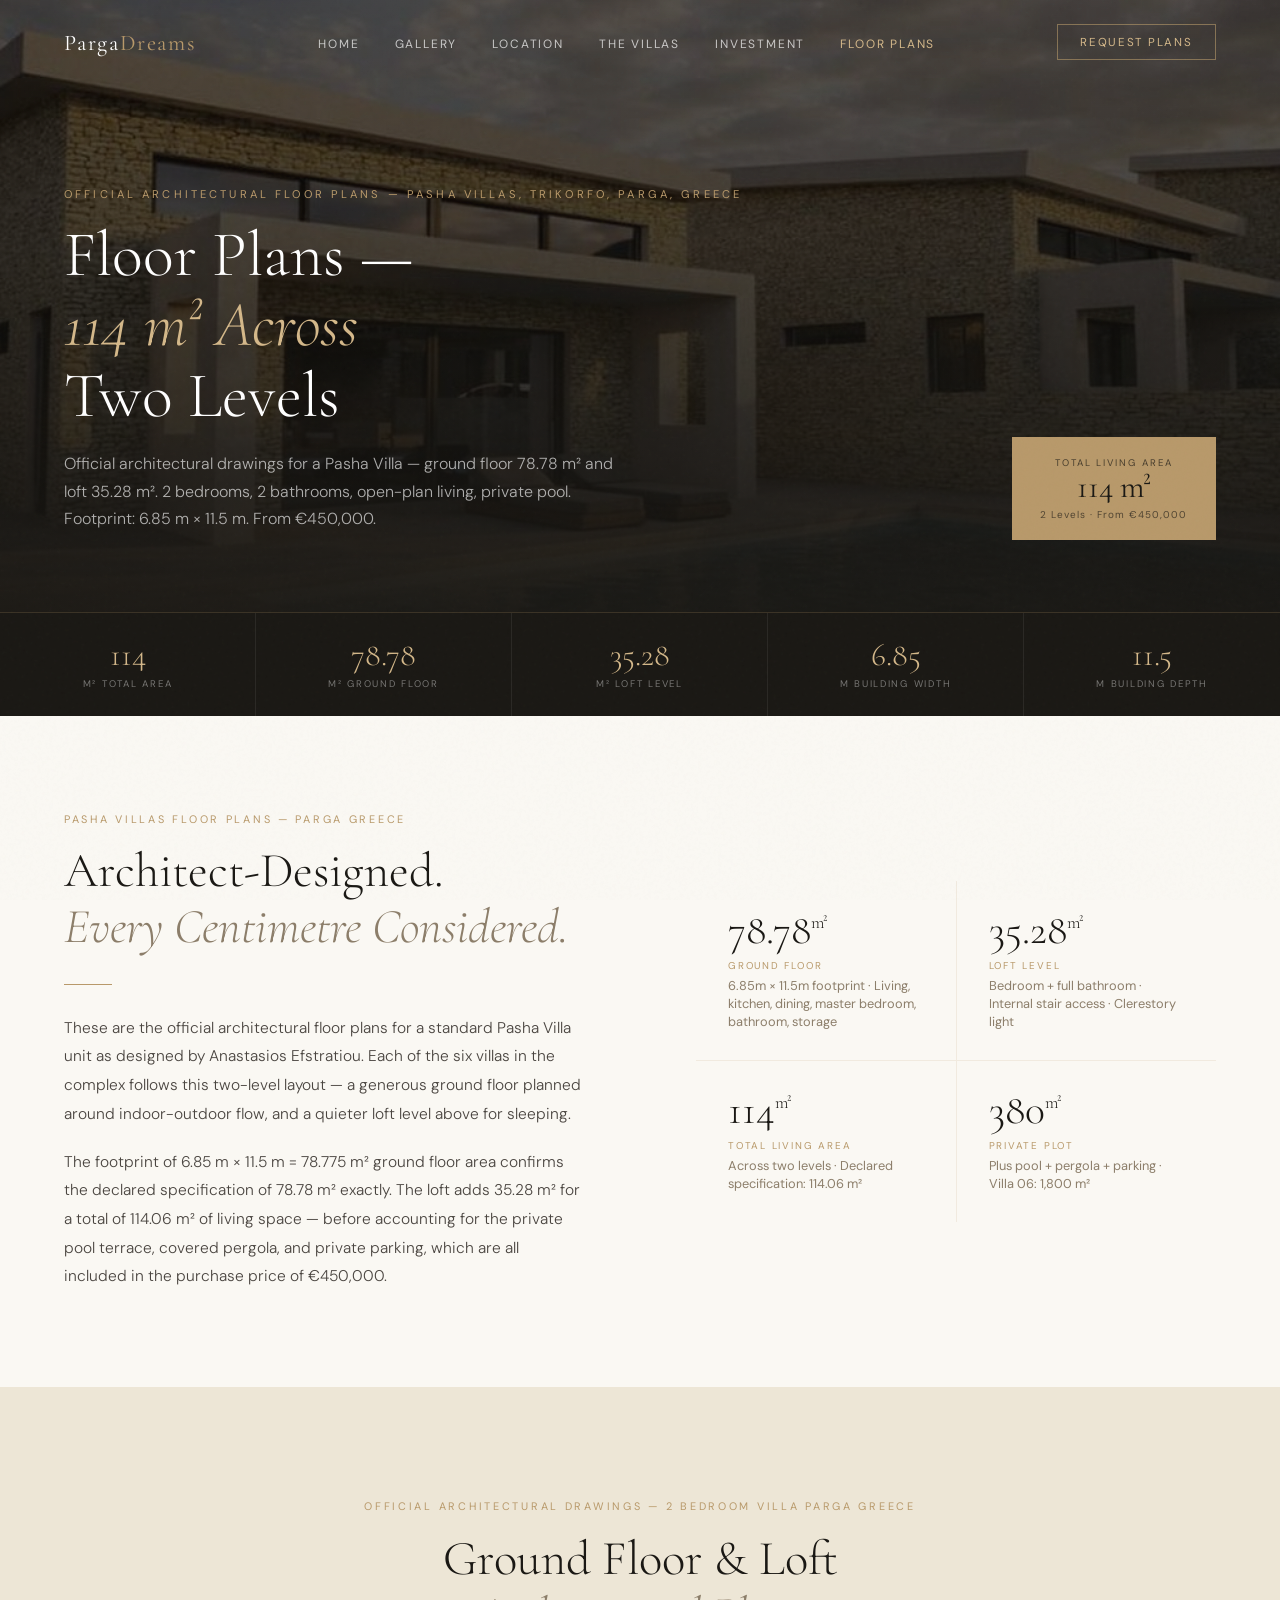
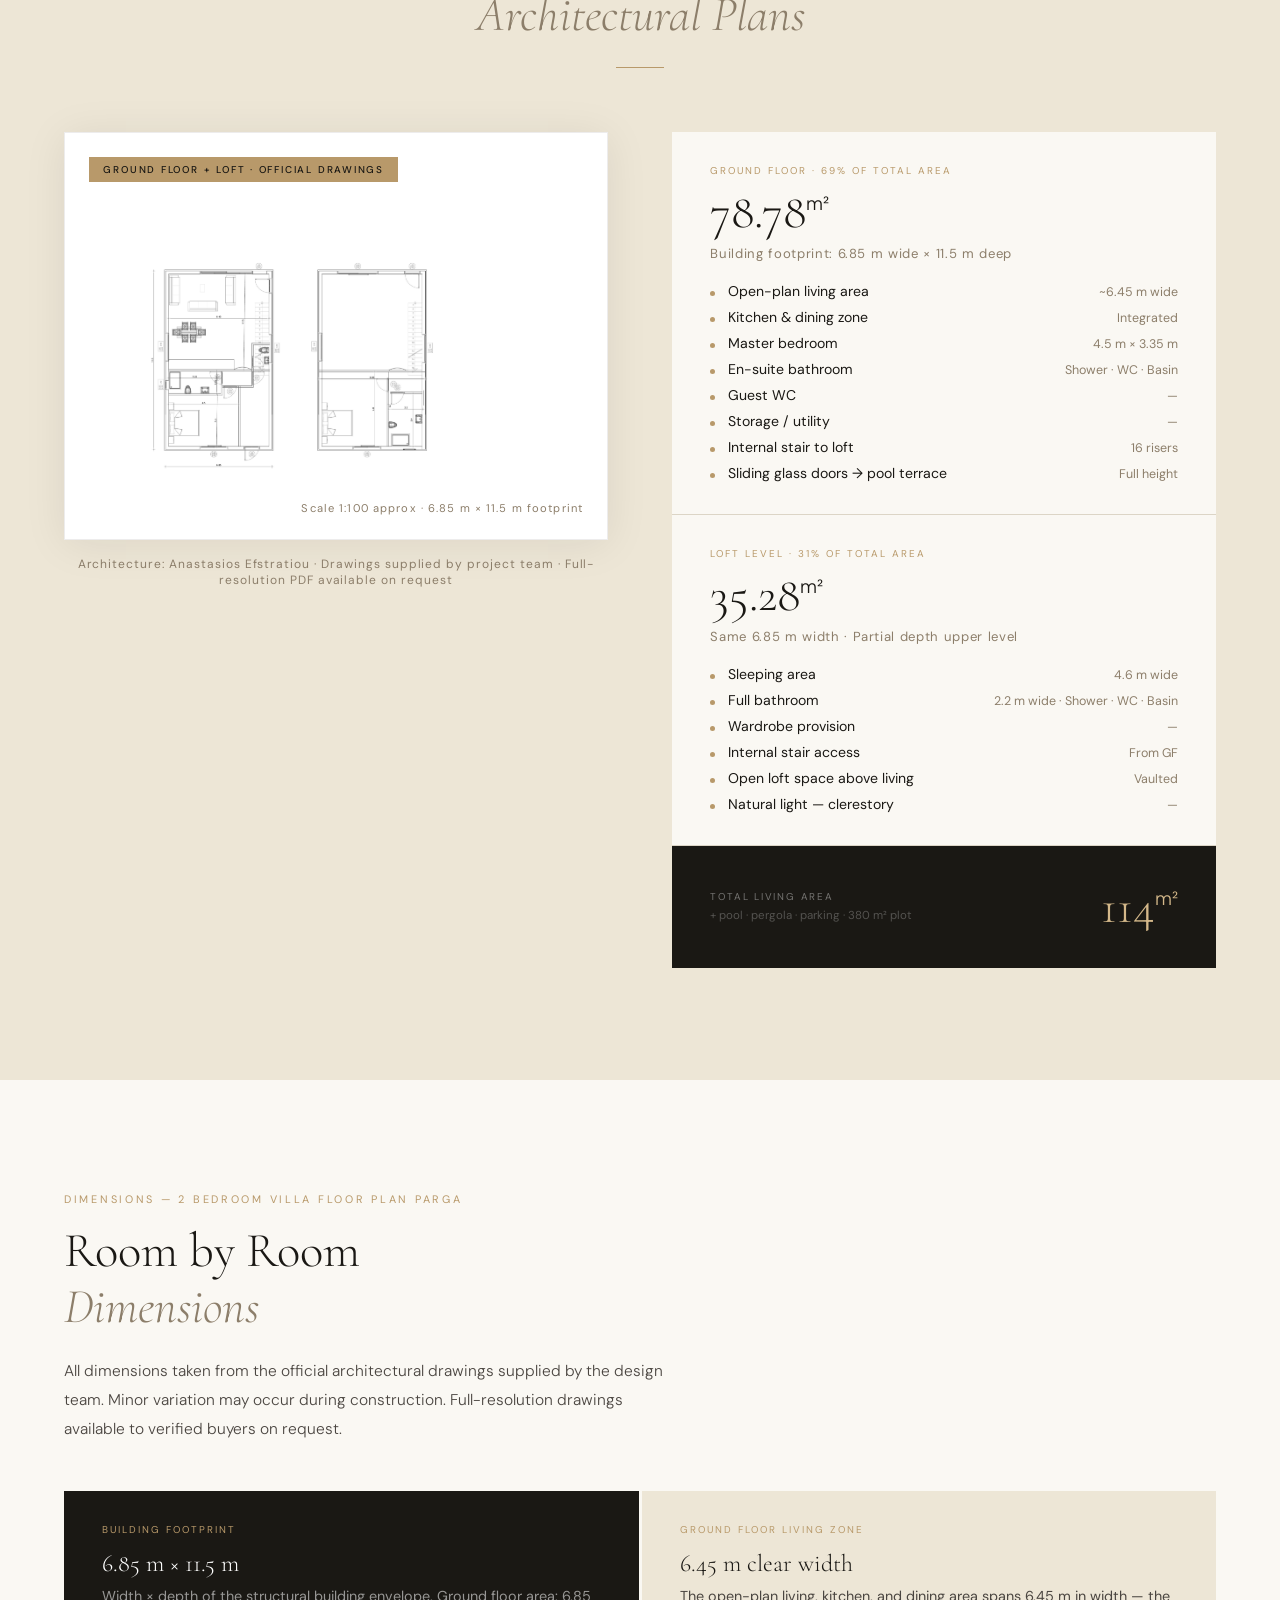
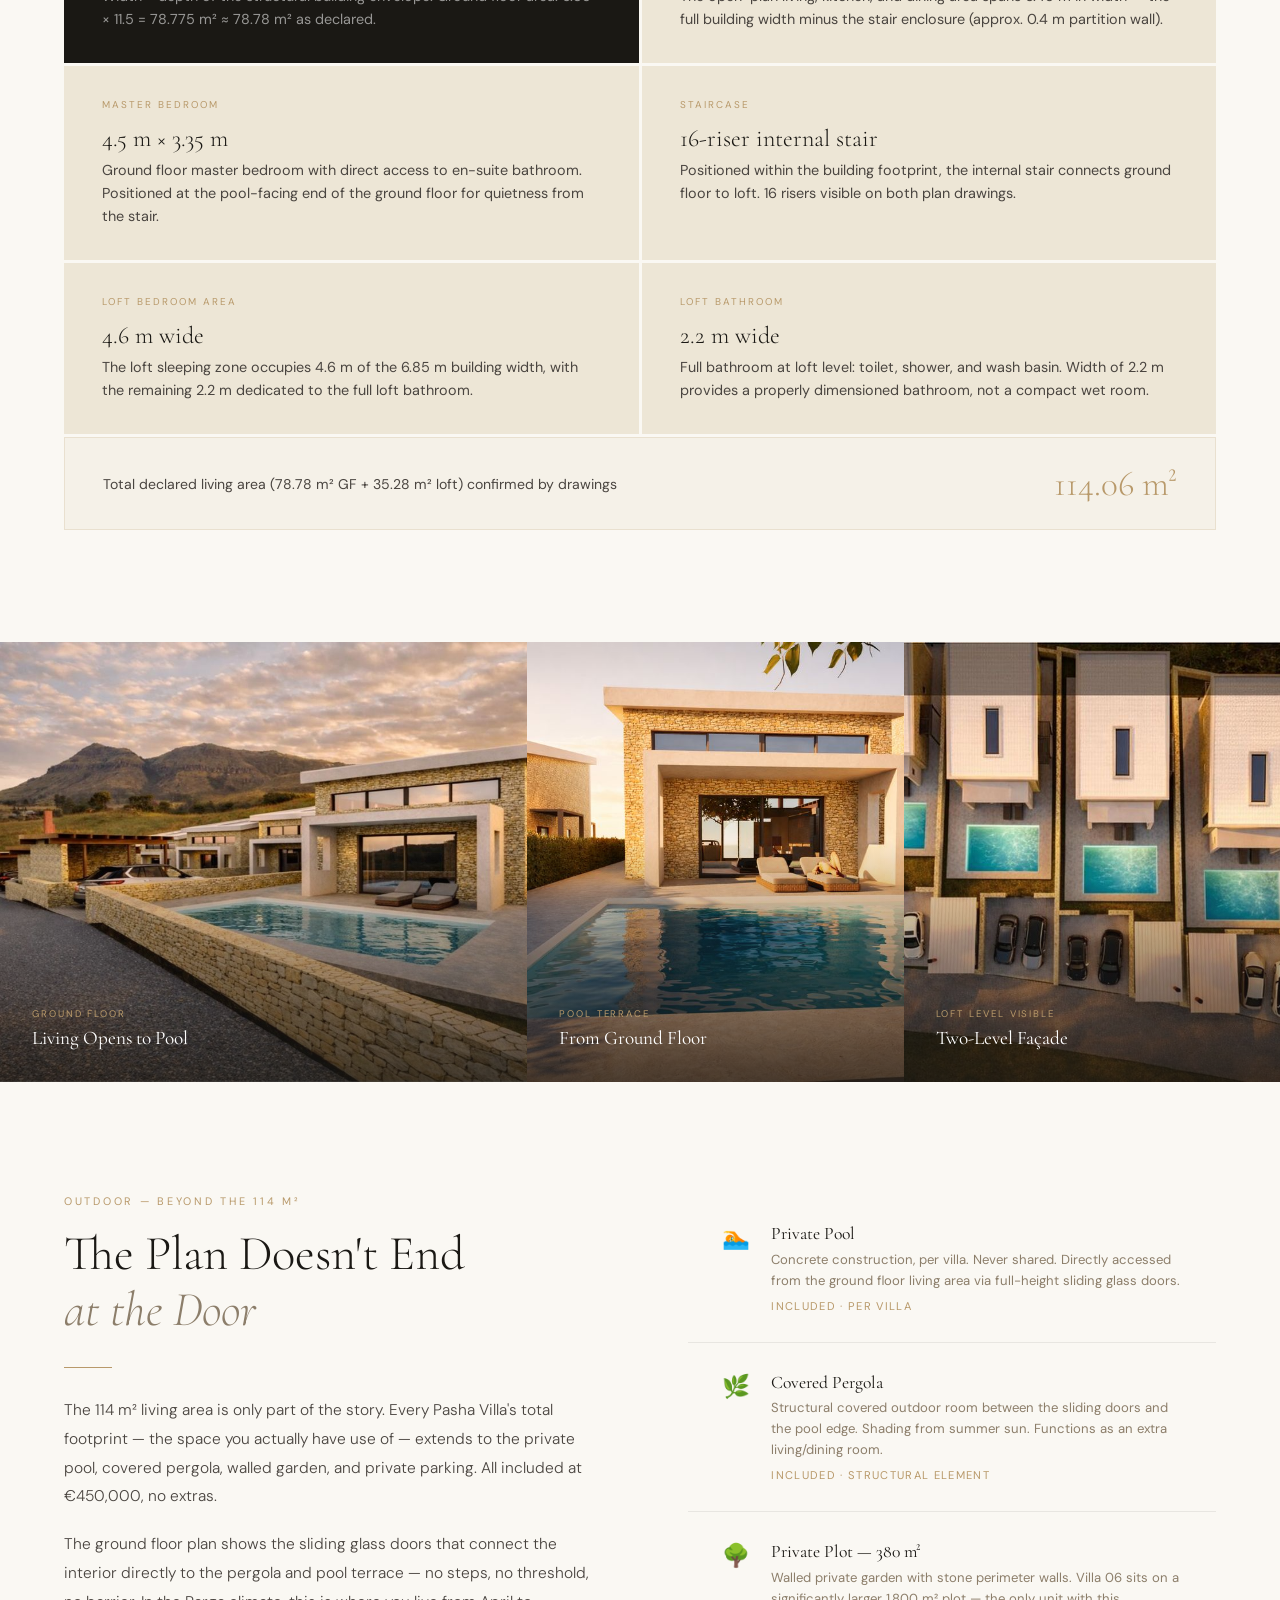
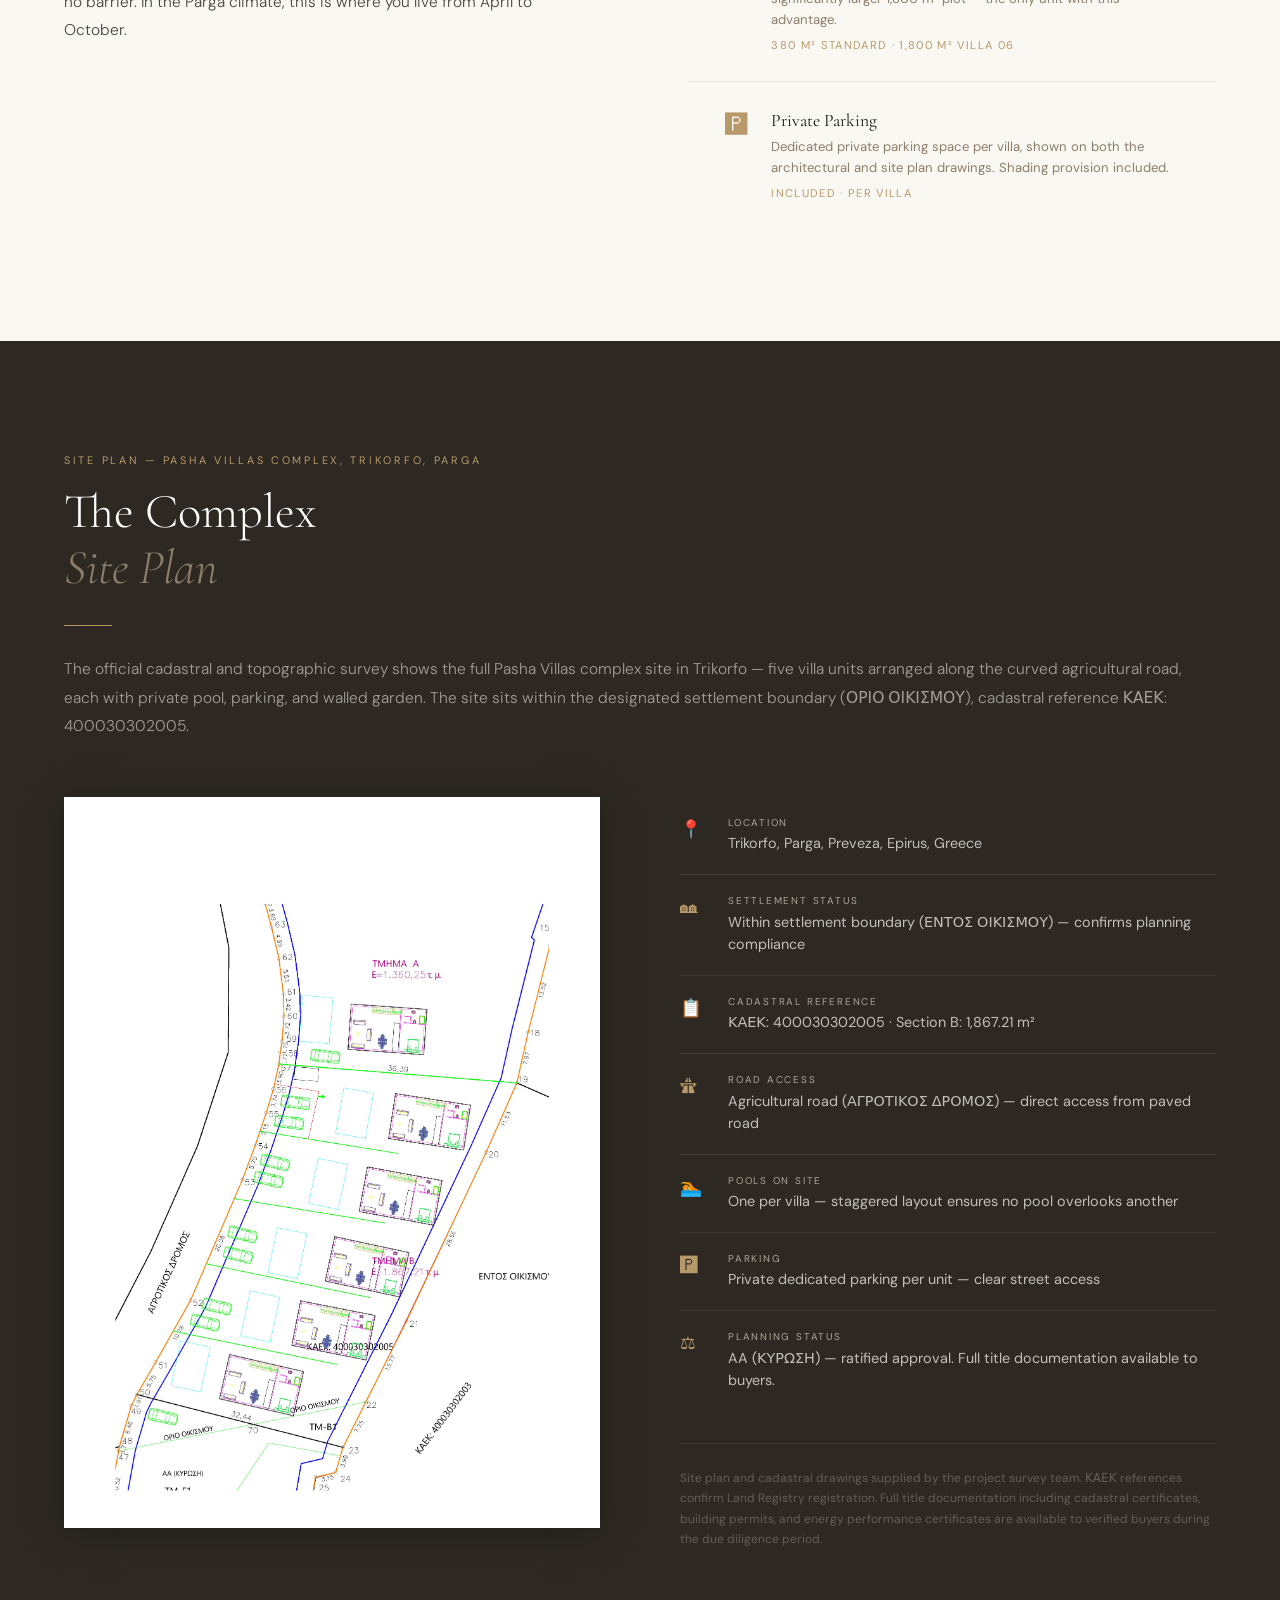
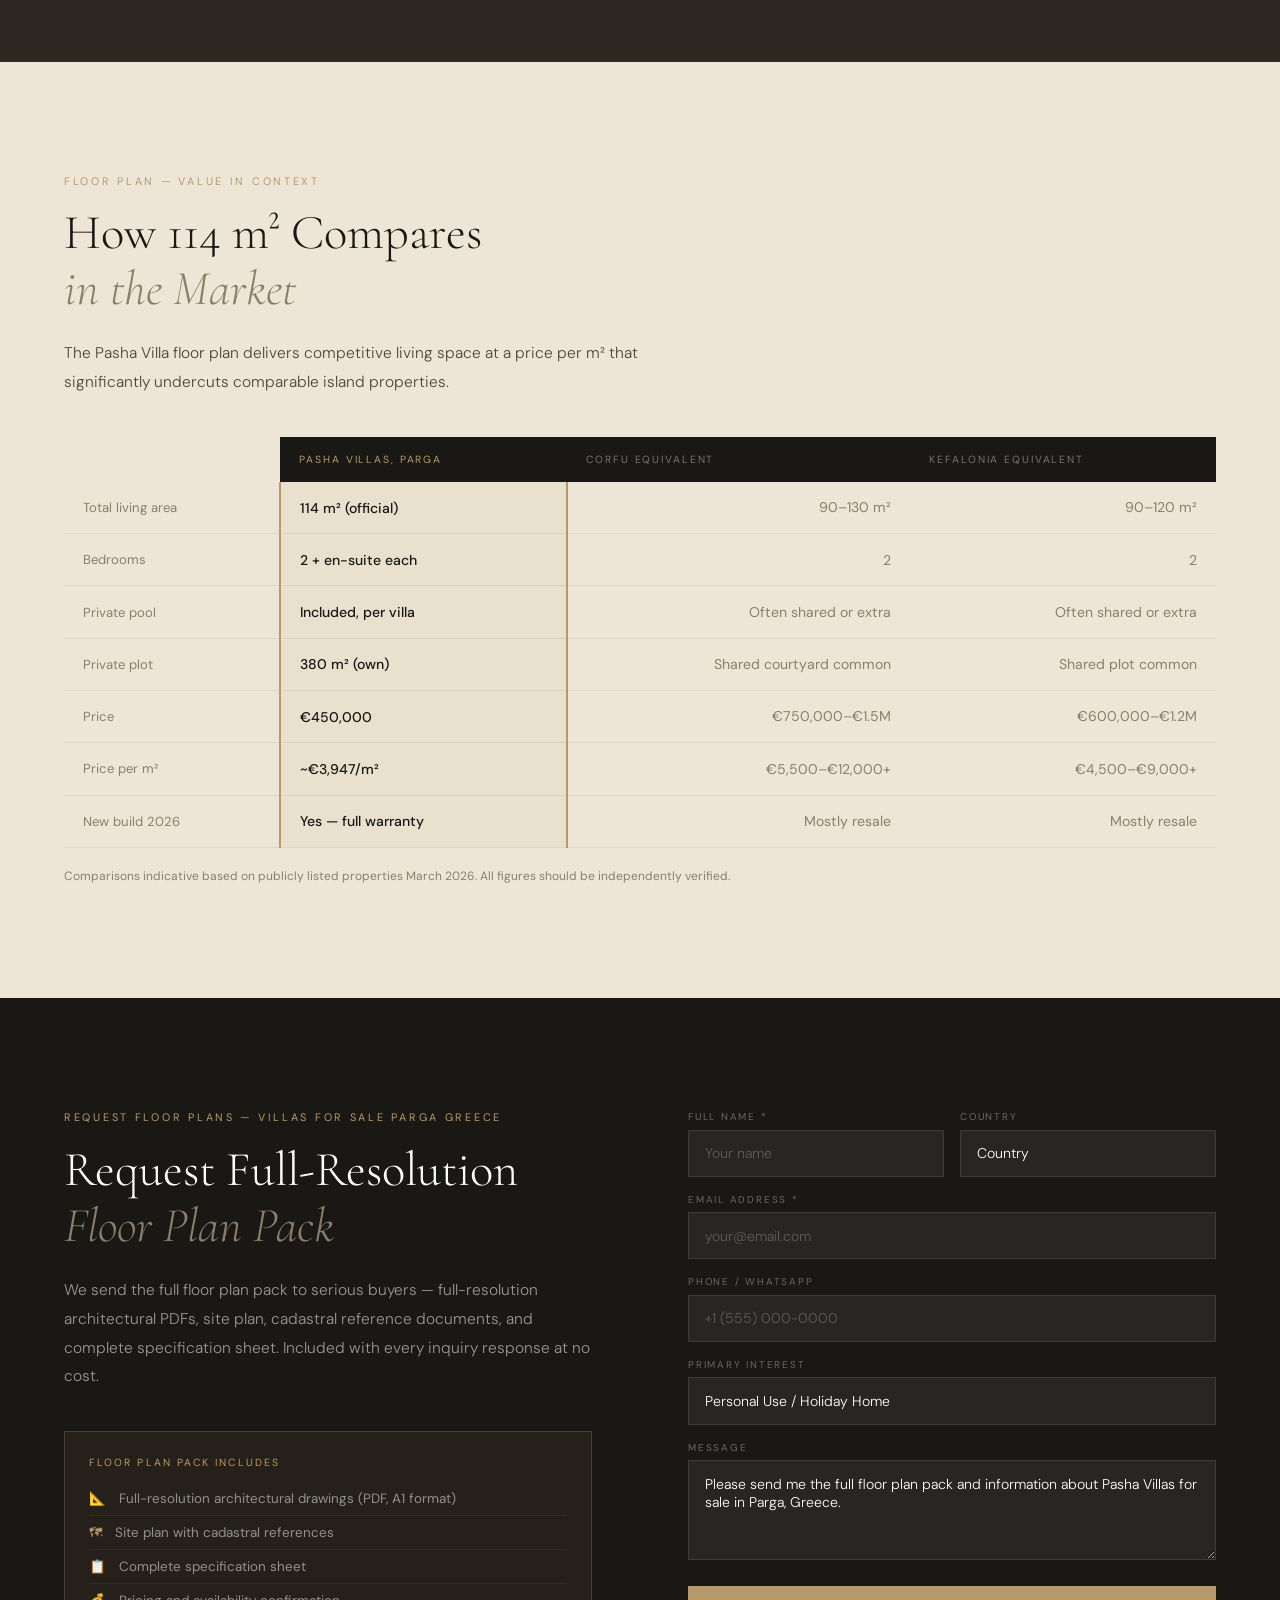
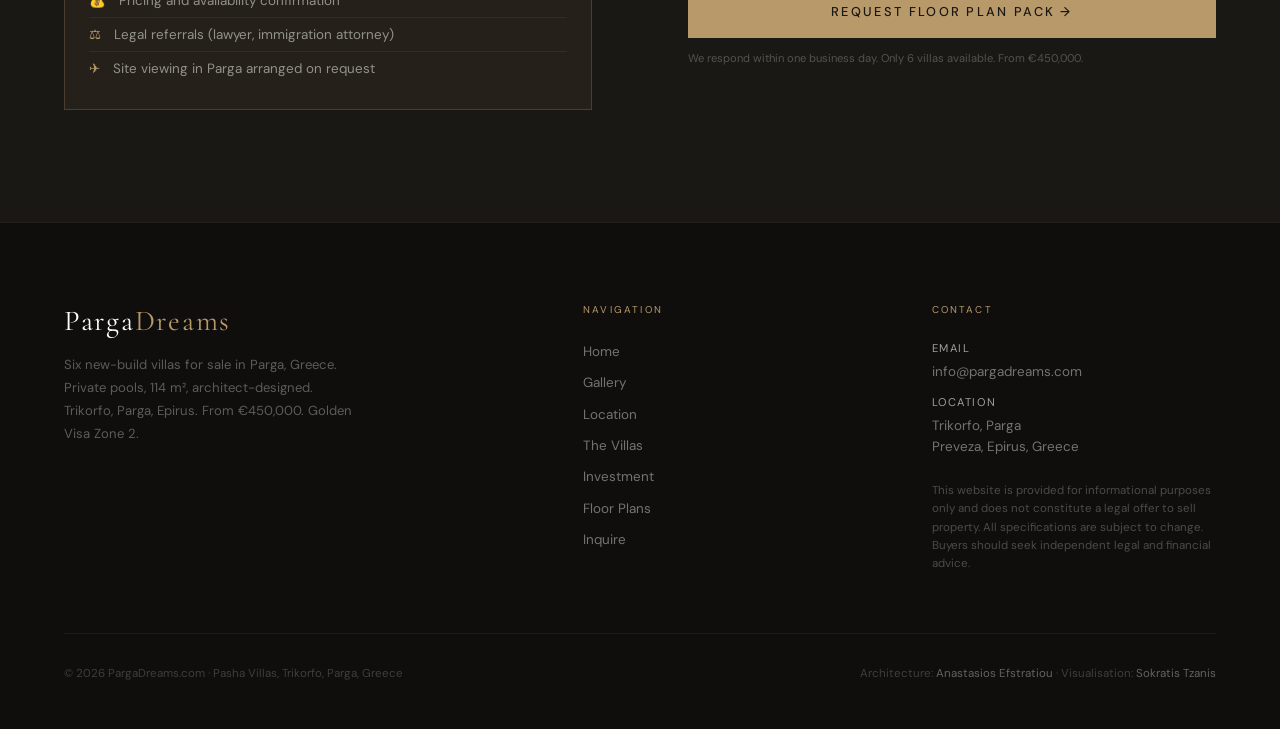
<file: floor_plans_page.html>
<!DOCTYPE html>
<html lang="en">
<head>
<meta charset="UTF-8">
<meta name="viewport" content="width=device-width, initial-scale=1.0">
<title>Floor Plans — Pasha Villas 114 m² 2 Bedroom Villa Parga Greece | PargaDreams.com</title>
<meta name="description" content="Official floor plans for Pasha Villas — 114 m² two-level new-build villa for sale in Parga, Greece. Ground floor 78.78 m² + loft 35.28 m². 2 bedrooms, 2 bathrooms, private pool. From €450,000.">
<link rel="canonical" href="https://www.pargadreams.com/floor-plans/">
<meta property="og:title" content="Pasha Villas Floor Plans — 114 m² Villa Parga Greece">
<meta property="og:description" content="Official architectural floor plans. Ground floor 78.78 m² + loft 35.28 m² = 114 m² total. 2 bed, 2 bath, private pool. Trikorfo, Parga. From €450,000.">
<link rel="preconnect" href="https://fonts.googleapis.com">
<link rel="preconnect" href="https://fonts.gstatic.com" crossorigin>
<link href="https://fonts.googleapis.com/css2?family=Cormorant+Garamond:ital,wght@0,300;0,400;0,500;1,300;1,400&family=DM+Sans:wght@300;400;500&display=swap" rel="stylesheet">
<script type="application/ld+json">
{
  "@context":"https://schema.org","@type":"Accommodation",
  "name":"Pasha Villas — Floor Plans","url":"https://www.pargadreams.com/floor-plans/",
  "description":"Two-level villa floor plans. Ground floor 78.78 m² + loft 35.28 m² = 114.06 m² total. 2 bedrooms, 2 bathrooms, private pool, pergola, parking.",
  "numberOfBedrooms":2,"numberOfBathroomsTotal":2,
  "floorSize":{"@type":"QuantitativeValue","value":114.06,"unitCode":"MTK"},
  "address":{"@type":"PostalAddress","streetAddress":"Trikorfo","addressLocality":"Parga","addressRegion":"Epirus","addressCountry":"GR"},
  "offers":{"@type":"Offer","price":"450000","priceCurrency":"EUR"}
}
</script>
<style>
*,*::before,*::after{box-sizing:border-box;margin:0;padding:0}
:root{
  --sand:#f5f0e8; --sand-dark:#ede6d6; --charcoal:#1a1814; --charcoal-mid:#2d2922;
  --gold:#b8996a; --gold-light:#d4b88a; --stone:#8c7e6a; --stone-light:#b0a49a;
  --cream:#faf8f3; --text-dark:#1a1814; --text-mid:#4a4540; --text-light:#8c7e6a;
  --font-display:'Cormorant Garamond',Georgia,serif;
  --font-body:'DM Sans',system-ui,sans-serif;
}
html{scroll-behavior:smooth}
body{font-family:var(--font-body);background:var(--cream);color:var(--text-dark);overflow-x:hidden}
body::before{content:'';position:fixed;inset:0;background-image:url("data:image/svg+xml,%3Csvg viewBox='0 0 256 256' xmlns='http://www.w3.org/2000/svg'%3E%3Cfilter id='n'%3E%3CfeTurbulence type='fractalNoise' baseFrequency='0.9' numOctaves='4' stitchTiles='stitch'/%3E%3C/filter%3E%3Crect width='100%25' height='100%25' filter='url(%23n)' opacity='0.04'/%3E%3C/svg%3E");pointer-events:none;z-index:9999;opacity:.5}

/* NAV */
nav{position:fixed;top:0;left:0;right:0;z-index:100;padding:1.5rem 4rem;display:flex;align-items:center;justify-content:space-between;transition:all .4s ease}
nav.scrolled{background:rgba(26,24,20,.96);backdrop-filter:blur(12px);padding:1rem 4rem;box-shadow:0 1px 0 rgba(184,153,106,.15)}
.nav-logo{font-family:var(--font-display);font-size:1.4rem;font-weight:400;letter-spacing:.08em;color:#fff;text-decoration:none}
.nav-logo span{color:var(--gold)}
.nav-links{display:flex;gap:2.5rem;list-style:none}
.nav-links a{font-size:.78rem;font-weight:400;letter-spacing:.15em;text-transform:uppercase;color:rgba(255,255,255,.7);text-decoration:none;transition:color .2s}
.nav-links a:hover,.nav-links a.active{color:var(--gold-light)}
.nav-cta{background:var(--gold);border:none;color:var(--charcoal);font-family:var(--font-body);font-size:.75rem;font-weight:500;letter-spacing:.15em;text-transform:uppercase;padding:.65rem 1.6rem;cursor:pointer;transition:all .3s;text-decoration:none}
.nav-cta:hover{background:var(--gold-light)}

/* HERO */
.hero{position:relative;height:68vh;min-height:520px;overflow:hidden;display:flex;align-items:flex-end}
.hero-bg{position:absolute;inset:0}
.hero-img{width:100%;height:100%;object-fit:cover;object-position:center 35%;filter:brightness(.65)}
.hero-overlay{position:absolute;inset:0;background:linear-gradient(to top,rgba(26,24,20,.92) 0%,rgba(26,24,20,.35) 60%,rgba(26,24,20,.1) 100%)}
.hero-content{position:relative;z-index:2;padding:0 4rem 5rem}
.hero-eyebrow{font-size:.7rem;letter-spacing:.28em;text-transform:uppercase;color:var(--gold);margin-bottom:1.2rem;opacity:0;animation:fadeUp .8s ease .3s forwards}
.hero-title{font-family:var(--font-display);font-size:clamp(2.8rem,5vw,4.8rem);font-weight:300;line-height:1.1;color:#fff;margin-bottom:1.2rem;opacity:0;animation:fadeUp .9s ease .5s forwards}
.hero-title em{font-style:italic;color:var(--gold-light)}
.hero-sub{font-size:1rem;font-weight:300;color:rgba(255,255,255,.65);line-height:1.7;max-width:560px;opacity:0;animation:fadeUp .9s ease .7s forwards}
.hero-badge{position:absolute;bottom:4.5rem;right:4rem;z-index:2;background:var(--gold);padding:1.2rem 1.8rem;text-align:center;opacity:0;animation:fadeIn 1s ease 1s forwards}
.badge-lbl{font-size:.6rem;letter-spacing:.2em;text-transform:uppercase;color:var(--charcoal);opacity:.7;display:block}
.badge-num{font-family:var(--font-display);font-size:2rem;font-weight:400;color:var(--charcoal);line-height:1.1;display:block}
.badge-sub{font-size:.62rem;letter-spacing:.1em;color:var(--charcoal);opacity:.65;display:block;margin-top:.2rem}

/* STATS STRIP */
.stats{background:var(--charcoal)}
.stats-inner{display:grid;grid-template-columns:repeat(5,1fr);border-top:1px solid rgba(184,153,106,.2)}
.stat{padding:1.6rem 1.5rem;border-right:1px solid rgba(255,255,255,.07);text-align:center}
.stat:last-child{border-right:none}
.stat-num{font-family:var(--font-display);font-size:2rem;font-weight:300;color:var(--gold-light);line-height:1;margin-bottom:.4rem}
.stat-label{font-size:.6rem;font-weight:400;letter-spacing:.18em;text-transform:uppercase;color:rgba(255,255,255,.4)}

/* SHARED */
.section-eyebrow{font-size:.68rem;font-weight:400;letter-spacing:.25em;text-transform:uppercase;color:var(--gold);margin-bottom:1.1rem}
.section-title{font-family:var(--font-display);font-size:clamp(2rem,3.8vw,3.2rem);font-weight:300;line-height:1.15;color:var(--charcoal);margin-bottom:1.4rem}
.section-title em{font-style:italic;color:var(--stone)}
.section-body{font-size:.97rem;font-weight:300;line-height:1.85;color:var(--text-mid)}
.gold-rule{width:48px;height:1px;background:var(--gold);margin:1.8rem 0}
.reveal{opacity:1;transform:none}

/* INTRO BAND */
.intro-band{padding:6rem 4rem;background:var(--cream);display:grid;grid-template-columns:1fr 1fr;gap:7rem;align-items:center}
.intro-text .section-body{max-width:520px}
.intro-facts{display:grid;grid-template-columns:1fr 1fr;gap:1px;background:rgba(184,153,106,.15)}
.fact-cell{background:var(--cream);padding:1.8rem 2rem}
.fact-num{font-family:var(--font-display);font-size:2.6rem;font-weight:300;color:var(--charcoal);line-height:1}
.fact-num sup{font-size:1.1rem;vertical-align:super}
.fact-label{font-size:.62rem;letter-spacing:.18em;text-transform:uppercase;color:var(--gold);margin-top:.5rem;display:block}
.fact-note{font-size:.8rem;color:var(--stone);margin-top:.3rem;line-height:1.4}

/* PLAN SECTION */
.plan-section{padding:7rem 4rem;background:var(--sand-dark)}
.plan-section-title{text-align:center;margin-bottom:4rem}
.plan-section-title .section-title{color:var(--charcoal)}

/* MAIN PLAN DISPLAY */
.plan-display{display:grid;grid-template-columns:1fr 1fr;gap:4rem;align-items:start}
.plan-drawing-wrap{position:relative;background:#fff;border:1px solid rgba(26,24,20,.08);padding:2.5rem;box-shadow:0 4px 40px rgba(26,24,20,.08)}
.plan-drawing-wrap img{width:100%;height:auto;display:block}
.plan-drawing-label{position:absolute;top:1.5rem;left:1.5rem;background:var(--gold);padding:.4rem .9rem;font-size:.62rem;letter-spacing:.18em;text-transform:uppercase;color:var(--charcoal);font-weight:500}
.plan-drawing-scale{position:absolute;bottom:1.5rem;right:1.5rem;font-size:.7rem;color:var(--stone);letter-spacing:.1em}
.plan-note{text-align:center;font-size:.75rem;color:var(--text-light);margin-top:1rem;letter-spacing:.08em}

/* LEVEL CARDS */
.level-cards{display:grid;gap:1px;background:rgba(26,24,20,.08)}
.level-card{background:var(--cream);padding:2rem 2.4rem}
.level-tag{font-size:.62rem;letter-spacing:.2em;text-transform:uppercase;color:var(--gold);margin-bottom:.7rem}
.level-size{font-family:var(--font-display);font-size:3rem;font-weight:300;color:var(--charcoal);line-height:1;margin-bottom:.6rem}
.level-size sup{font-size:1.2rem;vertical-align:super;font-family:var(--font-body);font-weight:300}
.level-dim{font-size:.82rem;color:var(--stone);margin-bottom:1.2rem;letter-spacing:.05em}
.level-rooms{display:grid;gap:.5rem}
.room-row{display:flex;gap:.8rem;align-items:baseline}
.room-dot{width:5px;height:5px;border-radius:50%;background:var(--gold);flex-shrink:0;margin-top:.35rem}
.room-name{font-size:.88rem;color:var(--text-dark);font-weight:400}
.room-dim{font-size:.78rem;color:var(--stone);margin-left:auto;white-space:nowrap}
.level-total{background:var(--charcoal);padding:2rem 2.4rem;display:flex;justify-content:space-between;align-items:center}
.total-lbl{font-size:.62rem;letter-spacing:.18em;text-transform:uppercase;color:rgba(255,255,255,.4)}
.total-sub{font-size:.72rem;color:rgba(255,255,255,.25);margin-top:.3rem}
.total-num{font-family:var(--font-display);font-size:3rem;font-weight:300;color:var(--gold-light)}
.total-num sup{font-size:1.2rem;vertical-align:super;font-family:var(--font-body);font-weight:300}

/* DIMENSION BREAKDOWN */
.dim-section{padding:7rem 4rem;background:var(--cream)}
.dim-grid{display:grid;grid-template-columns:1fr 1fr;gap:3px;margin-top:3rem}
.dim-cell{background:var(--sand-dark);padding:2rem 2.4rem}
.dim-cell.highlight{background:var(--charcoal)}
.dim-cell-label{font-size:.62rem;letter-spacing:.2em;text-transform:uppercase;color:var(--gold);margin-bottom:.8rem}
.dim-title{font-family:var(--font-display);font-size:1.5rem;font-weight:300;color:var(--charcoal);margin-bottom:.4rem}
.dim-cell.highlight .dim-title{color:#fff}
.dim-val{font-size:.9rem;color:var(--text-mid);line-height:1.6}
.dim-cell.highlight .dim-val{color:rgba(255,255,255,.55)}
.dim-full{grid-column:1/-1;background:rgba(184,153,106,.08);border:1px solid rgba(184,153,106,.2);padding:1.5rem 2.4rem;display:flex;align-items:center;justify-content:space-between}
.dim-full-text{font-size:.88rem;color:var(--text-mid)}
.dim-full-num{font-family:var(--font-display);font-size:2.2rem;font-weight:300;color:var(--gold)}

/* SITE PLAN */
.site-section{padding:7rem 4rem;background:var(--charcoal-mid)}
.charcoal-mid{background:var(--charcoal-mid)}
.site-section .section-title{color:#fff}
.site-section .section-body{color:rgba(255,255,255,.55)}
.site-section .section-eyebrow{color:var(--gold)}
.site-section .gold-rule{background:var(--gold)}
.site-inner{display:grid;grid-template-columns:1fr 1fr;gap:5rem;align-items:start;margin-top:3.5rem}
.site-plan-wrap{background:#fff;padding:2rem;box-shadow:0 4px 40px rgba(0,0,0,.3)}
.site-plan-wrap img{width:100%;height:auto;display:block}
.site-facts{display:grid;gap:0}
.site-fact{padding:1.2rem 0;border-bottom:1px solid rgba(255,255,255,.07);display:flex;gap:1.5rem;align-items:flex-start}
.site-fact:last-child{border-bottom:none}
.site-fact-icon{color:var(--gold);font-size:1.1rem;flex-shrink:0;width:1.5rem;margin-top:.1rem}
.site-fact-content{}
.site-fact-label{font-size:.62rem;letter-spacing:.18em;text-transform:uppercase;color:var(--stone-light);display:block;margin-bottom:.2rem}
.site-fact-val{font-size:.9rem;color:rgba(255,255,255,.7);line-height:1.5}
.cadastral-note{font-size:.75rem;color:rgba(255,255,255,.25);margin-top:2rem;line-height:1.7;border-top:1px solid rgba(255,255,255,.06);padding-top:1.5rem}

/* AREA COMPARISON */
.compare-section{padding:7rem 4rem;background:var(--sand-dark)}
.compare-table{width:100%;border-collapse:collapse;margin-top:2.5rem}
.compare-table th{font-size:.65rem;letter-spacing:.18em;text-transform:uppercase;font-weight:400;padding:1rem 1.2rem;text-align:left}
.compare-table th.gold-head{background:var(--charcoal);color:var(--gold)}
.compare-table th.dim-head{background:var(--charcoal);color:rgba(255,255,255,.4)}
.compare-table td{padding:.9rem 1.2rem;border-bottom:1px solid rgba(26,24,20,.07);font-size:.88rem}
.compare-table td:first-child{color:var(--stone);font-size:.82rem}
.compare-table td.gold-val{background:rgba(184,153,106,.07);font-weight:500;color:var(--charcoal);border-left:2px solid var(--gold);border-right:2px solid var(--gold)}
.compare-table td.dim-val{color:var(--stone);text-align:right}

/* VISUAL GALLERY STRIP */
.gallery-strip{padding:0;background:var(--charcoal);display:grid;grid-template-columns:1.4fr 1fr 1fr;height:440px}
.strip-cell{position:relative;overflow:hidden}
.strip-cell img{width:100%;height:100%;object-fit:cover;transition:transform .8s ease}
.strip-cell:hover img{transform:scale(1.04)}
.strip-overlay{position:absolute;inset:0;background:linear-gradient(to top,rgba(26,24,20,.75) 0%,transparent 55%)}
.strip-label{position:absolute;bottom:2rem;left:2rem}
.strip-cat{font-size:.6rem;letter-spacing:.2em;text-transform:uppercase;color:var(--gold);display:block;margin-bottom:.4rem}
.strip-title{font-family:var(--font-display);font-size:1.2rem;color:#fff}

/* OUTDOOR */
.outdoor-section{padding:7rem 4rem;background:var(--cream)}
.outdoor-inner{display:grid;grid-template-columns:1fr 1fr;gap:6rem;align-items:start}
.outdoor-cards{display:grid;gap:1px;background:rgba(26,24,20,.08)}
.outdoor-card{background:var(--cream);padding:1.8rem 2rem;display:flex;gap:1.2rem}
.outdoor-icon{color:var(--gold);font-size:1.4rem;flex-shrink:0;width:2rem;text-align:center}
.outdoor-info{}
.outdoor-name{font-family:var(--font-display);font-size:1.1rem;color:var(--charcoal);margin-bottom:.3rem}
.outdoor-desc{font-size:.82rem;color:var(--stone);line-height:1.6}
.outdoor-spec{font-size:.7rem;letter-spacing:.12em;text-transform:uppercase;color:var(--gold);margin-top:.5rem}

/* INQUIRY */
.inquiry-section{padding:7rem 4rem;background:var(--charcoal);display:grid;grid-template-columns:1fr 1fr;gap:6rem}
.inquiry-section .section-title{color:#fff}
.inquiry-section .section-body{color:rgba(255,255,255,.55)}
.form-group{margin-bottom:1rem}
.form-group label{display:block;font-size:.62rem;letter-spacing:.18em;text-transform:uppercase;color:rgba(255,255,255,.35);margin-bottom:.4rem}
.form-group input,.form-group select,.form-group textarea{width:100%;background:rgba(255,255,255,.06);border:1px solid rgba(255,255,255,.1);color:#fff;font-family:var(--font-body);font-size:.88rem;font-weight:300;padding:.85rem 1rem;outline:none;transition:border-color .2s;appearance:none}
.form-group input:focus,.form-group select:focus,.form-group textarea:focus{border-color:var(--gold)}
.form-group input::placeholder,.form-group textarea::placeholder{color:rgba(255,255,255,.25)}
.form-group select option{background:var(--charcoal-mid)}
.form-group textarea{resize:vertical;min-height:100px}
.form-row{display:grid;grid-template-columns:1fr 1fr;gap:1rem}
.form-submit{width:100%;background:var(--gold);border:none;color:var(--charcoal);font-family:var(--font-body);font-size:.8rem;font-weight:500;letter-spacing:.18em;text-transform:uppercase;padding:1.1rem;cursor:pointer;transition:background .3s;margin-top:.3rem}
.form-submit:hover{background:var(--gold-light)}
.form-note{font-size:.7rem;color:rgba(255,255,255,.25);margin-top:.75rem;line-height:1.5}
.dl-pack{margin-top:2.5rem;padding:1.5rem;border:1px solid rgba(184,153,106,.25);background:rgba(184,153,106,.07)}
.dl-pack-title{font-size:.65rem;letter-spacing:.2em;text-transform:uppercase;color:var(--gold);margin-bottom:.8rem}
.dl-item{display:flex;gap:.8rem;align-items:center;padding:.5rem 0;border-bottom:1px solid rgba(255,255,255,.05);font-size:.84rem;color:rgba(255,255,255,.5)}
.dl-item:last-child{border-bottom:none}
.dl-icon{color:var(--gold);flex-shrink:0}

/* FOOTER */
footer{background:#0f0e0c;padding:4rem 4rem 3rem;border-top:1px solid rgba(184,153,106,.12)}
.footer-inner{display:grid;grid-template-columns:1.5fr 1fr 1fr;gap:4rem;margin-bottom:3rem}
.footer-logo{font-family:var(--font-display);font-size:1.6rem;color:#fff;letter-spacing:.08em;margin-bottom:1rem;display:block}
.footer-logo span{color:var(--gold)}
.footer-tagline{font-size:.82rem;color:rgba(255,255,255,.28);line-height:1.7;max-width:280px}
.footer-col-title{font-size:.62rem;letter-spacing:.22em;text-transform:uppercase;color:var(--gold);margin-bottom:1.5rem}
.footer-links{list-style:none;display:grid;gap:.7rem}
.footer-links a{font-size:.84rem;color:rgba(255,255,255,.4);text-decoration:none;transition:color .2s}
.footer-links a:hover{color:var(--gold-light)}
.footer-bottom{border-top:1px solid rgba(255,255,255,.05);padding-top:2rem;display:flex;justify-content:space-between;align-items:center}
.footer-copy{font-size:.72rem;color:rgba(255,255,255,.18)}

@keyframes fadeUp{from{opacity:0;transform:translateY(24px)}to{opacity:1;transform:translateY(0)}}
@keyframes fadeIn{from{opacity:0}to{opacity:1}}

@media(max-width:900px){
  nav{padding:1.5rem 2rem}.nav-links{display:none}
  .hero-content{padding:0 2rem 4rem}.hero-badge{right:2rem;bottom:3.5rem}
  .stats-inner{grid-template-columns:repeat(3,1fr)}
  .intro-band,.plan-display,.dim-grid,.site-inner,.outdoor-inner,.inquiry-section{grid-template-columns:1fr;gap:3rem;padding:4rem 2rem}
  .plan-section,.dim-section,.site-section,.compare-section,.outdoor-section{padding:4rem 2rem}
  .gallery-strip{grid-template-columns:1fr;height:auto}
  .strip-cell{height:260px}
  .footer-inner{grid-template-columns:1fr;gap:2rem}
  .footer-bottom{flex-direction:column;gap:.5rem;text-align:center}
}
/* ── NAV ── */
nav{position:fixed;top:0;left:0;right:0;z-index:100;padding:1.5rem 4rem;display:flex;align-items:center;justify-content:space-between;transition:all .4s ease}
nav.scrolled{background:rgba(26,24,20,.96);backdrop-filter:blur(12px);padding:1rem 4rem;box-shadow:0 1px 0 rgba(184,153,106,.15)}
.nav-logo{font-family:var(--font-display);font-size:1.4rem;font-weight:400;letter-spacing:.08em;color:#fff;text-decoration:none}
.nav-logo span{color:var(--gold)}
.nav-links{display:flex;gap:2.2rem;list-style:none}
.nav-links a{font-size:.75rem;font-weight:400;letter-spacing:.15em;text-transform:uppercase;color:rgba(255,255,255,.7);text-decoration:none;transition:color .2s}
.nav-links a:hover,.nav-links a.active{color:var(--gold-light)}
.nav-cta{background:transparent;border:1px solid rgba(184,153,106,.6);color:var(--gold-light);font-family:var(--font-body);font-size:.72rem;font-weight:400;letter-spacing:.15em;text-transform:uppercase;padding:.6rem 1.4rem;cursor:pointer;transition:all .3s;text-decoration:none;white-space:nowrap}
.nav-cta:hover{background:var(--gold);border-color:var(--gold);color:var(--charcoal)}
/* ── FOOTER ── */
footer{background:#0f0e0c;padding:5rem 4rem 3rem;border-top:1px solid rgba(184,153,106,.12)}
.footer-inner{display:grid;grid-template-columns:1.6fr 1fr 1fr;gap:4rem;margin-bottom:3rem}
.footer-brand{}
.footer-logo{font-family:var(--font-display);font-size:1.8rem;font-weight:400;color:#fff;letter-spacing:.06em;margin-bottom:1rem;display:block;text-decoration:none}
.footer-logo span{color:var(--gold)}
.footer-tagline{font-size:.82rem;color:rgba(255,255,255,.32);line-height:1.75;max-width:300px}
.footer-col-title{font-size:.62rem;letter-spacing:.22em;text-transform:uppercase;color:var(--gold);margin-bottom:1.5rem}
.footer-links{list-style:none;display:grid;gap:.65rem}
.footer-links a{font-size:.84rem;color:rgba(255,255,255,.42);text-decoration:none;transition:color .2s}
.footer-links a:hover{color:var(--gold-light)}
.footer-contact-item{font-size:.84rem;color:rgba(255,255,255,.42);margin-bottom:.7rem;line-height:1.6}
.footer-contact-item strong{display:block;color:rgba(255,255,255,.6);font-weight:400;font-size:.7rem;letter-spacing:.14em;text-transform:uppercase;margin-bottom:.2rem}
.footer-bottom{border-top:1px solid rgba(255,255,255,.06);padding-top:2rem;display:flex;justify-content:space-between;align-items:center;flex-wrap:wrap;gap:.5rem}
.footer-copy{font-size:.72rem;color:rgba(255,255,255,.2)}
.footer-credits{font-size:.72rem;color:rgba(255,255,255,.2)}
.footer-credits a{color:rgba(255,255,255,.35);text-decoration:none}
.footer-credits a:hover{color:var(--gold-light)}
@media(max-width:900px){nav{padding:1.2rem 2rem}.nav-links{display:none}.nav-cta{padding:.5rem 1rem;font-size:.68rem}
footer{padding:4rem 2rem 2.5rem}.footer-inner{grid-template-columns:1fr;gap:2.5rem}.footer-bottom{flex-direction:column;text-align:center;gap:.4rem}}
</style>
</head>
<body>

<!-- NAV -->
<nav id="nav">
  <a href="/" class="nav-logo">Parga<span>Dreams</span></a>
  <ul class="nav-links">
    <li><a href="/">Home</a></li>
    <li><a href="gallery_page.html">Gallery</a></li>
    <li><a href="location_page.html">Location</a></li>
    <li><a href="pasha_villas_page.html">The Villas</a></li>
    <li><a href="investment_page.html">Investment</a></li>
    <li><a href="floor_plans_page.html" class="active">Floor Plans</a></li>
  </ul>
  <a href="#inquiry" class="nav-cta">Request Plans</a>
</nav>

<!-- HERO -->
<section class="hero">
  <div class="hero-bg">
    <img src="media/images/interior_glass.jpg" alt="Interior view through floor-to-ceiling glass to pool terrace, Pasha Villas Parga Greece" class="hero-img">
    <div class="hero-overlay"></div>
  </div>
  <div class="hero-content">
    <p class="hero-eyebrow">Official Architectural Floor Plans — Pasha Villas, Trikorfo, Parga, Greece</p>
    <h1 class="hero-title">Floor Plans —<br><em>114 m² Across</em><br>Two Levels</h1>
    <p class="hero-sub">Official architectural drawings for a Pasha Villa — ground floor 78.78 m² and loft 35.28 m². 2 bedrooms, 2 bathrooms, open-plan living, private pool. Footprint: 6.85 m × 11.5 m. From €450,000.</p>
  </div>
  <div class="hero-badge">
    <span class="badge-lbl">Total Living Area</span>
    <span class="badge-num">114 m²</span>
    <span class="badge-sub">2 Levels · From €450,000</span>
  </div>
</section>

<!-- STATS -->
<div class="stats">
  <div class="stats-inner">
    <div class="stat"><div class="stat-num">114</div><div class="stat-label">m² Total Area</div></div>
    <div class="stat"><div class="stat-num">78.78</div><div class="stat-label">m² Ground Floor</div></div>
    <div class="stat"><div class="stat-num">35.28</div><div class="stat-label">m² Loft Level</div></div>
    <div class="stat"><div class="stat-num">6.85</div><div class="stat-label">m Building Width</div></div>
    <div class="stat"><div class="stat-num">11.5</div><div class="stat-label">m Building Depth</div></div>
  </div>
</div>

<!-- INTRO -->
<div class="intro-band">
  <div class="intro-text">
    <p class="section-eyebrow">Pasha Villas Floor Plans — Parga Greece</p>
    <h2 class="section-title">Architect-Designed.<br><em>Every Centimetre Considered.</em></h2>
    <div class="gold-rule"></div>
    <p class="section-body">These are the official architectural floor plans for a standard Pasha Villa unit as designed by Anastasios Efstratiou. Each of the six villas in the complex follows this two-level layout — a generous ground floor planned around indoor-outdoor flow, and a quieter loft level above for sleeping.</p>
    <p class="section-body" style="margin-top:1.2rem;">The footprint of 6.85 m × 11.5 m = 78.775 m² ground floor area confirms the declared specification of 78.78 m² exactly. The loft adds 35.28 m² for a total of 114.06 m² of living space — before accounting for the private pool terrace, covered pergola, and private parking, which are all included in the purchase price of €450,000.</p>
  </div>
  <div class="intro-facts">
    <div class="fact-cell">
      <div class="fact-num">78.78<sup>m²</sup></div>
      <span class="fact-label">Ground Floor</span>
      <div class="fact-note">6.85m × 11.5m footprint · Living, kitchen, dining, master bedroom, bathroom, storage</div>
    </div>
    <div class="fact-cell">
      <div class="fact-num">35.28<sup>m²</sup></div>
      <span class="fact-label">Loft Level</span>
      <div class="fact-note">Bedroom + full bathroom · Internal stair access · Clerestory light</div>
    </div>
    <div class="fact-cell">
      <div class="fact-num">114<sup>m²</sup></div>
      <span class="fact-label">Total Living Area</span>
      <div class="fact-note">Across two levels · Declared specification: 114.06 m²</div>
    </div>
    <div class="fact-cell">
      <div class="fact-num">380<sup>m²</sup></div>
      <span class="fact-label">Private Plot</span>
      <div class="fact-note">Plus pool + pergola + parking · Villa 06: 1,800 m²</div>
    </div>
  </div>
</div>

<!-- FLOOR PLAN DRAWINGS -->
<section class="plan-section" id="plans">
  <div class="plan-section-title">
    <p class="section-eyebrow">Official Architectural Drawings — 2 Bedroom Villa Parga Greece</p>
    <h2 class="section-title">Ground Floor & Loft<br><em>Architectural Plans</em></h2>
    <div class="gold-rule" style="margin:1.5rem auto"></div>
  </div>
  <div class="plan-display">
    <!-- DRAWING -->
    <div>
      <div class="plan-drawing-wrap">
        <span class="plan-drawing-label">Ground Floor + Loft · Official Drawings</span>
        <img src="media/floors/floor_plan_drawing.jpg" alt="Pasha Villas official floor plans - ground floor 78.78m² and loft 35.28m² - 2 bedroom villa Parga Greece architectural drawing">
        <span class="plan-drawing-scale">Scale 1:100 approx · 6.85 m × 11.5 m footprint</span>
      </div>
      <p class="plan-note">Architecture: Anastasios Efstratiou · Drawings supplied by project team · Full-resolution PDF available on request</p>
    </div>

    <!-- ROOM SCHEDULE -->
    <div>
      <div class="level-cards">
        <div class="level-card">
          <div class="level-tag">Ground Floor · 69% of Total Area</div>
          <div class="level-size">78.78<sup>m²</sup></div>
          <div class="level-dim">Building footprint: 6.85 m wide × 11.5 m deep</div>
          <div class="level-rooms">
            <div class="room-row"><div class="room-dot"></div><span class="room-name">Open-plan living area</span><span class="room-dim">~6.45 m wide</span></div>
            <div class="room-row"><div class="room-dot"></div><span class="room-name">Kitchen & dining zone</span><span class="room-dim">Integrated</span></div>
            <div class="room-row"><div class="room-dot"></div><span class="room-name">Master bedroom</span><span class="room-dim">4.5 m × 3.35 m</span></div>
            <div class="room-row"><div class="room-dot"></div><span class="room-name">En-suite bathroom</span><span class="room-dim">Shower · WC · Basin</span></div>
            <div class="room-row"><div class="room-dot"></div><span class="room-name">Guest WC</span><span class="room-dim">—</span></div>
            <div class="room-row"><div class="room-dot"></div><span class="room-name">Storage / utility</span><span class="room-dim">—</span></div>
            <div class="room-row"><div class="room-dot"></div><span class="room-name">Internal stair to loft</span><span class="room-dim">16 risers</span></div>
            <div class="room-row"><div class="room-dot"></div><span class="room-name">Sliding glass doors → pool terrace</span><span class="room-dim">Full height</span></div>
          </div>
        </div>
        <div class="level-card">
          <div class="level-tag">Loft Level · 31% of Total Area</div>
          <div class="level-size">35.28<sup>m²</sup></div>
          <div class="level-dim">Same 6.85 m width · Partial depth upper level</div>
          <div class="level-rooms">
            <div class="room-row"><div class="room-dot"></div><span class="room-name">Sleeping area</span><span class="room-dim">4.6 m wide</span></div>
            <div class="room-row"><div class="room-dot"></div><span class="room-name">Full bathroom</span><span class="room-dim">2.2 m wide · Shower · WC · Basin</span></div>
            <div class="room-row"><div class="room-dot"></div><span class="room-name">Wardrobe provision</span><span class="room-dim">—</span></div>
            <div class="room-row"><div class="room-dot"></div><span class="room-name">Internal stair access</span><span class="room-dim">From GF</span></div>
            <div class="room-row"><div class="room-dot"></div><span class="room-name">Open loft space above living</span><span class="room-dim">Vaulted</span></div>
            <div class="room-row"><div class="room-dot"></div><span class="room-name">Natural light — clerestory</span><span class="room-dim">—</span></div>
          </div>
        </div>
        <div class="level-total">
          <div>
            <div class="total-lbl">Total Living Area</div>
            <div class="total-sub">+ pool · pergola · parking · 380 m² plot</div>
          </div>
          <div class="total-num">114<sup>m²</sup></div>
        </div>
      </div>
    </div>
  </div>
</section>

<!-- DIMENSION BREAKDOWN -->
<section class="dim-section" id="dimensions">
  <p class="section-eyebrow">Dimensions — 2 Bedroom Villa Floor Plan Parga</p>
  <h2 class="section-title">Room by Room<br><em>Dimensions</em></h2>
  <p class="section-body" style="max-width:600px;">All dimensions taken from the official architectural drawings supplied by the design team. Minor variation may occur during construction. Full-resolution drawings available to verified buyers on request.</p>
  <div class="dim-grid">
    <div class="dim-cell highlight">
      <div class="dim-cell-label">Building Footprint</div>
      <div class="dim-title">6.85 m × 11.5 m</div>
      <div class="dim-val">Width × depth of the structural building envelope. Ground floor area: 6.85 × 11.5 = 78.775 m² ≈ 78.78 m² as declared.</div>
    </div>
    <div class="dim-cell">
      <div class="dim-cell-label">Ground Floor Living Zone</div>
      <div class="dim-title">6.45 m clear width</div>
      <div class="dim-val">The open-plan living, kitchen, and dining area spans 6.45 m in width — the full building width minus the stair enclosure (approx. 0.4 m partition wall).</div>
    </div>
    <div class="dim-cell">
      <div class="dim-cell-label">Master Bedroom</div>
      <div class="dim-title">4.5 m × 3.35 m</div>
      <div class="dim-val">Ground floor master bedroom with direct access to en-suite bathroom. Positioned at the pool-facing end of the ground floor for quietness from the stair.</div>
    </div>
    <div class="dim-cell">
      <div class="dim-cell-label">Staircase</div>
      <div class="dim-title">16-riser internal stair</div>
      <div class="dim-val">Positioned within the building footprint, the internal stair connects ground floor to loft. 16 risers visible on both plan drawings.</div>
    </div>
    <div class="dim-cell">
      <div class="dim-cell-label">Loft Bedroom Area</div>
      <div class="dim-title">4.6 m wide</div>
      <div class="dim-val">The loft sleeping zone occupies 4.6 m of the 6.85 m building width, with the remaining 2.2 m dedicated to the full loft bathroom.</div>
    </div>
    <div class="dim-cell">
      <div class="dim-cell-label">Loft Bathroom</div>
      <div class="dim-title">2.2 m wide</div>
      <div class="dim-val">Full bathroom at loft level: toilet, shower, and wash basin. Width of 2.2 m provides a properly dimensioned bathroom, not a compact wet room.</div>
    </div>
    <div class="dim-full">
      <div class="dim-full-text">Total declared living area (78.78 m² GF + 35.28 m² loft) confirmed by drawings</div>
      <div class="dim-full-num">114.06 m²</div>
    </div>
  </div>
</section>

<!-- GALLERY STRIP -->
<div class="gallery-strip">
  <div class="strip-cell">
    <img src="media/images/pool_mountain.jpg" alt="Pasha Villas ground floor opens to private pool Parga Greece">
    <div class="strip-overlay"></div>
    <div class="strip-label">
      <span class="strip-cat">Ground Floor</span>
      <span class="strip-title">Living Opens to Pool</span>
    </div>
  </div>
  <div class="strip-cell">
    <img src="media/images/pool_sunbeds.jpg" alt="Pool terrace accessed from ground floor Pasha Villas">
    <div class="strip-overlay"></div>
    <div class="strip-label">
      <span class="strip-cat">Pool Terrace</span>
      <span class="strip-title">From Ground Floor</span>
    </div>
  </div>
  <div class="strip-cell">
    <img src="media/images/dusk_facade.jpg" alt="Two-level stone facade Pasha Villas Parga showing loft level">
    <div class="strip-overlay"></div>
    <div class="strip-label">
      <span class="strip-cat">Loft Level Visible</span>
      <span class="strip-title">Two-Level Façade</span>
    </div>
  </div>
</div>

<!-- OUTDOOR -->
<section class="outdoor-section" id="outdoor">
  <div class="outdoor-inner">
    <div>
      <p class="section-eyebrow">Outdoor — Beyond the 114 m²</p>
      <h2 class="section-title">The Plan Doesn't End<br><em>at the Door</em></h2>
      <div class="gold-rule"></div>
      <p class="section-body">The 114 m² living area is only part of the story. Every Pasha Villa's total footprint — the space you actually have use of — extends to the private pool, covered pergola, walled garden, and private parking. All included at €450,000, no extras.</p>
      <p class="section-body" style="margin-top:1.2rem;">The ground floor plan shows the sliding glass doors that connect the interior directly to the pergola and pool terrace — no steps, no threshold, no barrier. In the Parga climate, this is where you live from April to October.</p>
    </div>
    <div class="outdoor-cards">
      <div class="outdoor-card">
        <div class="outdoor-icon">🏊</div>
        <div class="outdoor-info">
          <div class="outdoor-name">Private Pool</div>
          <div class="outdoor-desc">Concrete construction, per villa. Never shared. Directly accessed from the ground floor living area via full-height sliding glass doors.</div>
          <div class="outdoor-spec">Included · Per Villa</div>
        </div>
      </div>
      <div class="outdoor-card">
        <div class="outdoor-icon">🌿</div>
        <div class="outdoor-info">
          <div class="outdoor-name">Covered Pergola</div>
          <div class="outdoor-desc">Structural covered outdoor room between the sliding doors and the pool edge. Shading from summer sun. Functions as an extra living/dining room.</div>
          <div class="outdoor-spec">Included · Structural Element</div>
        </div>
      </div>
      <div class="outdoor-card">
        <div class="outdoor-icon">🌳</div>
        <div class="outdoor-info">
          <div class="outdoor-name">Private Plot — 380 m²</div>
          <div class="outdoor-desc">Walled private garden with stone perimeter walls. Villa 06 sits on a significantly larger 1,800 m² plot — the only unit with this advantage.</div>
          <div class="outdoor-spec">380 m² standard · 1,800 m² Villa 06</div>
        </div>
      </div>
      <div class="outdoor-card">
        <div class="outdoor-icon">🅿</div>
        <div class="outdoor-info">
          <div class="outdoor-name">Private Parking</div>
          <div class="outdoor-desc">Dedicated private parking space per villa, shown on both the architectural and site plan drawings. Shading provision included.</div>
          <div class="outdoor-spec">Included · Per Villa</div>
        </div>
      </div>
    </div>
  </div>
</section>

<!-- SITE PLAN -->
<section class="site-section" id="site-plan">
  <p class="section-eyebrow">Site Plan — Pasha Villas Complex, Trikorfo, Parga</p>
  <h2 class="section-title">The Complex<br><em>Site Plan</em></h2>
  <div class="gold-rule"></div>
  <p class="section-body">The official cadastral and topographic survey shows the full Pasha Villas complex site in Trikorfo — five villa units arranged along the curved agricultural road, each with private pool, parking, and walled garden. The site sits within the designated settlement boundary (ΟΡΙΟ ΟΙΚΙΣΜΟΥ), cadastral reference ΚΑΕΚ: 400030302005.</p>
  <div class="site-inner">
    <div class="site-plan-wrap">
      <img src="media/floors/site_plan.jpg" alt="Pasha Villas site plan Trikorfo Parga Greece showing all 6 villas cadastral survey">
    </div>
    <div>
      <div class="site-facts">
        <div class="site-fact"><span class="site-fact-icon">📍</span><div class="site-fact-content"><span class="site-fact-label">Location</span><span class="site-fact-val">Trikorfo, Parga, Preveza, Epirus, Greece</span></div></div>
        <div class="site-fact"><span class="site-fact-icon">🏘</span><div class="site-fact-content"><span class="site-fact-label">Settlement Status</span><span class="site-fact-val">Within settlement boundary (ΕΝΤΟΣ ΟΙΚΙΣΜΟΥ) — confirms planning compliance</span></div></div>
        <div class="site-fact"><span class="site-fact-icon">📋</span><div class="site-fact-content"><span class="site-fact-label">Cadastral Reference</span><span class="site-fact-val">ΚΑΕΚ: 400030302005 · Section B: 1,867.21 m²</span></div></div>
        <div class="site-fact"><span class="site-fact-icon">🛣</span><div class="site-fact-content"><span class="site-fact-label">Road Access</span><span class="site-fact-val">Agricultural road (ΑΓΡΟΤΙΚΟΣ ΔΡΟΜΟΣ) — direct access from paved road</span></div></div>
        <div class="site-fact"><span class="site-fact-icon">🏊</span><div class="site-fact-content"><span class="site-fact-label">Pools on Site</span><span class="site-fact-val">One per villa — staggered layout ensures no pool overlooks another</span></div></div>
        <div class="site-fact"><span class="site-fact-icon">🅿</span><div class="site-fact-content"><span class="site-fact-label">Parking</span><span class="site-fact-val">Private dedicated parking per unit — clear street access</span></div></div>
        <div class="site-fact"><span class="site-fact-icon">⚖️</span><div class="site-fact-content"><span class="site-fact-label">Planning Status</span><span class="site-fact-val">AA (ΚΥΡΩΣΗ) — ratified approval. Full title documentation available to buyers.</span></div></div>
      </div>
      <div class="cadastral-note">Site plan and cadastral drawings supplied by the project survey team. ΚΑΕΚ references confirm Land Registry registration. Full title documentation including cadastral certificates, building permits, and energy performance certificates are available to verified buyers during the due diligence period.</div>
    </div>
  </div>
</section>

<!-- AREA COMPARISON -->
<section class="compare-section">
  <p class="section-eyebrow">Floor Plan — Value in Context</p>
  <h2 class="section-title">How 114 m² Compares<br><em>in the Market</em></h2>
  <p class="section-body" style="max-width:600px;">The Pasha Villa floor plan delivers competitive living space at a price per m² that significantly undercuts comparable island properties.</p>
  <table class="compare-table">
    <thead>
      <tr>
        <th></th>
        <th class="gold-head">Pasha Villas, Parga</th>
        <th class="dim-head">Corfu Equivalent</th>
        <th class="dim-head">Kefalonia Equivalent</th>
      </tr>
    </thead>
    <tbody>
      <tr><td>Total living area</td><td class="gold-val">114 m² (official)</td><td class="dim-val">90–130 m²</td><td class="dim-val">90–120 m²</td></tr>
      <tr><td>Bedrooms</td><td class="gold-val">2 + en-suite each</td><td class="dim-val">2</td><td class="dim-val">2</td></tr>
      <tr><td>Private pool</td><td class="gold-val">Included, per villa</td><td class="dim-val">Often shared or extra</td><td class="dim-val">Often shared or extra</td></tr>
      <tr><td>Private plot</td><td class="gold-val">380 m² (own)</td><td class="dim-val">Shared courtyard common</td><td class="dim-val">Shared plot common</td></tr>
      <tr><td>Price</td><td class="gold-val">€450,000</td><td class="dim-val">€750,000–€1.5M</td><td class="dim-val">€600,000–€1.2M</td></tr>
      <tr><td>Price per m²</td><td class="gold-val">~€3,947/m²</td><td class="dim-val">€5,500–€12,000+</td><td class="dim-val">€4,500–€9,000+</td></tr>
      <tr><td>New build 2026</td><td class="gold-val">Yes — full warranty</td><td class="dim-val">Mostly resale</td><td class="dim-val">Mostly resale</td></tr>
    </tbody>
  </table>
  <p style="font-size:.75rem;color:var(--text-light);margin-top:1.2rem;line-height:1.6;">Comparisons indicative based on publicly listed properties March 2026. All figures should be independently verified.</p>
</section>

<!-- INQUIRY -->
<section class="inquiry-section" id="inquiry">
  <div>
    <p class="section-eyebrow" style="color:var(--gold)">Request Floor Plans — Villas for Sale Parga Greece</p>
    <h2 class="section-title">Request Full-Resolution<br><em>Floor Plan Pack</em></h2>
    <p class="section-body">We send the full floor plan pack to serious buyers — full-resolution architectural PDFs, site plan, cadastral reference documents, and complete specification sheet. Included with every inquiry response at no cost.</p>
    <div class="dl-pack">
      <div class="dl-pack-title">Floor Plan Pack Includes</div>
      <div class="dl-item"><span class="dl-icon">📐</span> Full-resolution architectural drawings (PDF, A1 format)</div>
      <div class="dl-item"><span class="dl-icon">🗺</span> Site plan with cadastral references</div>
      <div class="dl-item"><span class="dl-icon">📋</span> Complete specification sheet</div>
      <div class="dl-item"><span class="dl-icon">💰</span> Pricing and availability confirmation</div>
      <div class="dl-item"><span class="dl-icon">⚖️</span> Legal referrals (lawyer, immigration attorney)</div>
      <div class="dl-item"><span class="dl-icon">✈</span> Site viewing in Parga arranged on request</div>
    </div>
  </div>
  <div>
    <div class="form-row">
      <div class="form-group"><label>Full Name *</label><input type="text" placeholder="Your name" required></div>
      <div class="form-group"><label>Country</label><select><option value="">Country</option><option>United Kingdom</option><option>Germany</option><option>Netherlands</option><option>Sweden</option><option>Norway</option><option>Serbia</option><option>United States</option><option>Australia</option><option>Other</option></select></div>
    </div>
    <div class="form-group"><label>Email Address *</label><input type="email" placeholder="your@email.com" required></div>
    <div class="form-group"><label>Phone / WhatsApp</label><input type="tel" placeholder="+1 (555) 000-0000"></div>
    <div class="form-group"><label>Primary Interest</label><select><option>Personal Use / Holiday Home</option><option>Investment / Rental Income</option><option>Golden Visa Qualification</option><option>Permanent Residence</option><option>Combination</option></select></div>
    <div class="form-group"><label>Message</label><textarea placeholder="Please send me the full floor plan pack and information about Pasha Villas for sale in Parga, Greece.">Please send me the full floor plan pack and information about Pasha Villas for sale in Parga, Greece.</textarea></div>
    <button class="form-submit" onclick="handleSubmit(event)">Request Floor Plan Pack →</button>
    <p class="form-note">We respond within one business day. Only 6 villas available. From €450,000.</p>
  </div>
</section>

<!-- FOOTER -->
<footer>
  <div class="footer-inner">
    <div class="footer-brand">
      <a href="/" class="footer-logo">Parga<span>Dreams</span></a>
      <p class="footer-tagline">Six new-build villas for sale in Parga, Greece. Private pools, 114 m², architect-designed. Trikorfo, Parga, Epirus. From €450,000. Golden Visa Zone 2.</p>
    </div>
    <div>
      <p class="footer-col-title">Navigation</p>
      <ul class="footer-links">
          <li><a href="/">Home</a></li>
          <li><a href="gallery_page.html">Gallery</a></li>
          <li><a href="location_page.html">Location</a></li>
          <li><a href="pasha_villas_page.html">The Villas</a></li>
          <li><a href="investment_page.html">Investment</a></li>
          <li><a href="floor_plans_page.html">Floor Plans</a></li>
          <li><a href="#inquiry">Inquire</a></li>
      </ul>
    </div>
    <div>
      <p class="footer-col-title">Contact</p>
      <div class="footer-contact-item">
        <strong>Email</strong>
        info@pargadreams.com
      </div>
      <div class="footer-contact-item">
        <strong>Location</strong>
        Trikorfo, Parga<br>Preveza, Epirus, Greece
      </div>
      <div class="footer-contact-item" style="margin-top:1.5rem;font-size:.72rem;color:rgba(255,255,255,.25);line-height:1.6">
        This website is provided for informational purposes only and does not constitute a legal offer to sell property. All specifications are subject to change. Buyers should seek independent legal and financial advice.
      </div>
    </div>
  </div>
  <div class="footer-bottom">
    <p class="footer-copy">© 2026 PargaDreams.com · Pasha Villas, Trikorfo, Parga, Greece</p>
    <p class="footer-credits">Architecture: <a href="#">Anastasios Efstratiou</a> · Visualisation: <a href="#">Sokratis Tzanis</a></p>
  </div>
</footer>

<script>
const nav = document.getElementById('nav');
if(nav) window.addEventListener('scroll', () => nav.classList.toggle('scrolled', window.scrollY > 60));
document.querySelectorAll('a[href^="#"]').forEach(a => a.addEventListener('click', e => {
  const t = document.querySelector(a.getAttribute('href'));
  if(t){ e.preventDefault(); t.scrollIntoView({behavior:'smooth',block:'start'}); }
}));
function handleSubmit(e) {
  e.preventDefault();
  const btn = e.target;
  btn.textContent = 'Request Sent ✓';
  btn.style.background = '#4a7c59';
  btn.style.color = '#fff';
  setTimeout(() => { btn.textContent = 'Request Floor Plan Pack →'; btn.style.background = ''; btn.style.color = ''; }, 4000);
}
</script>
</body>
</html>
</file>
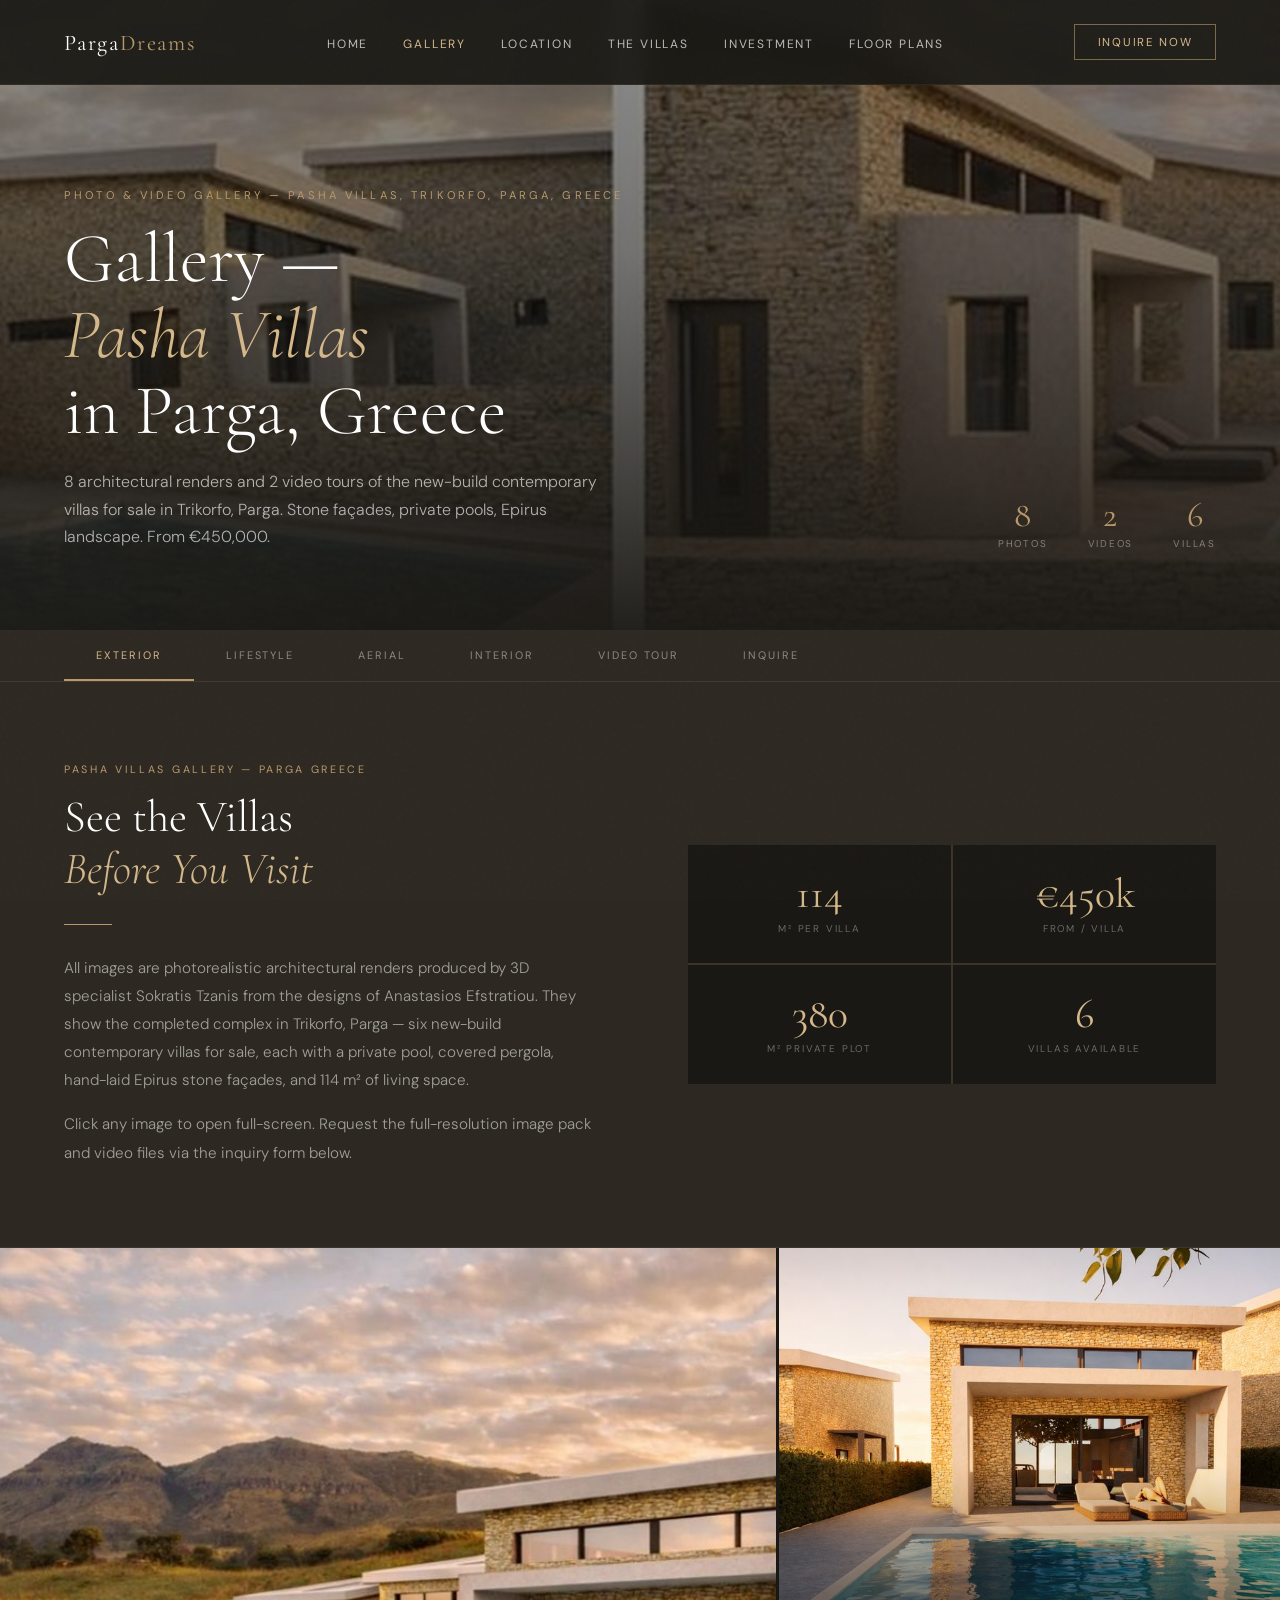
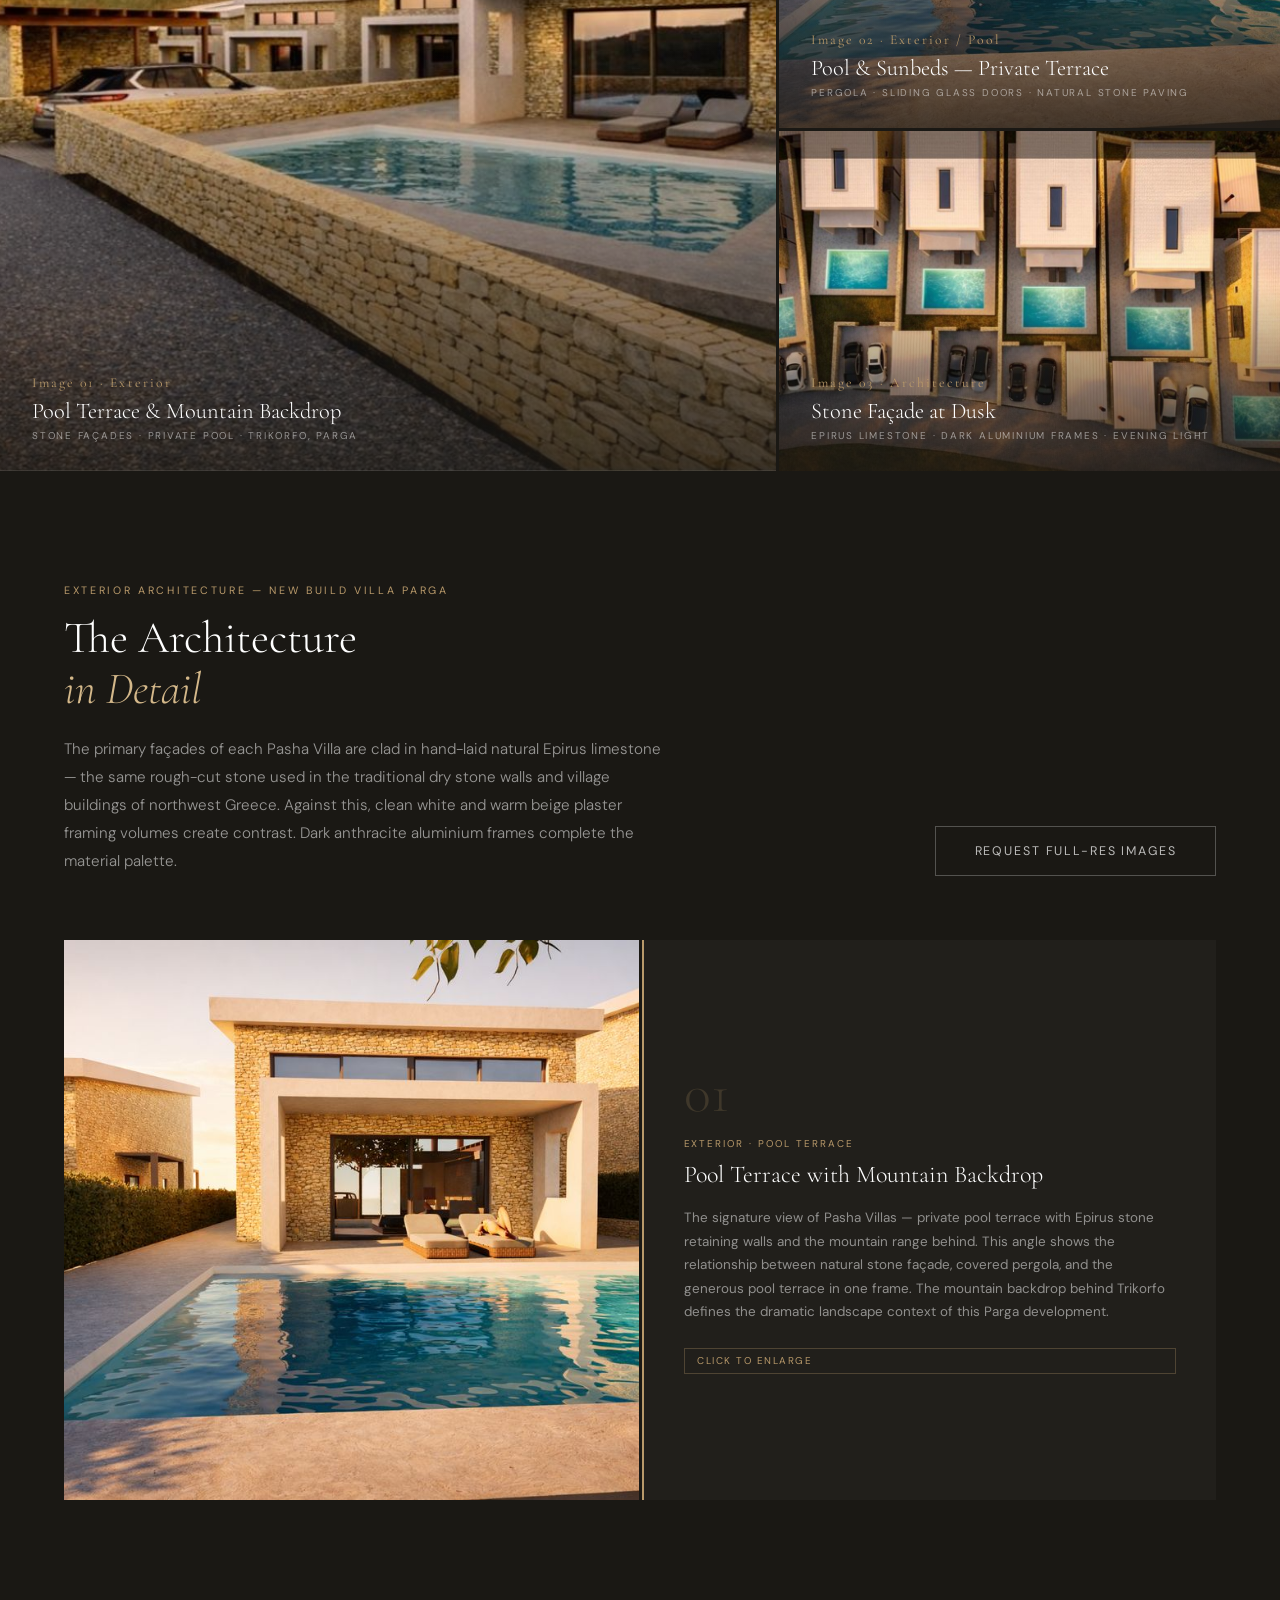
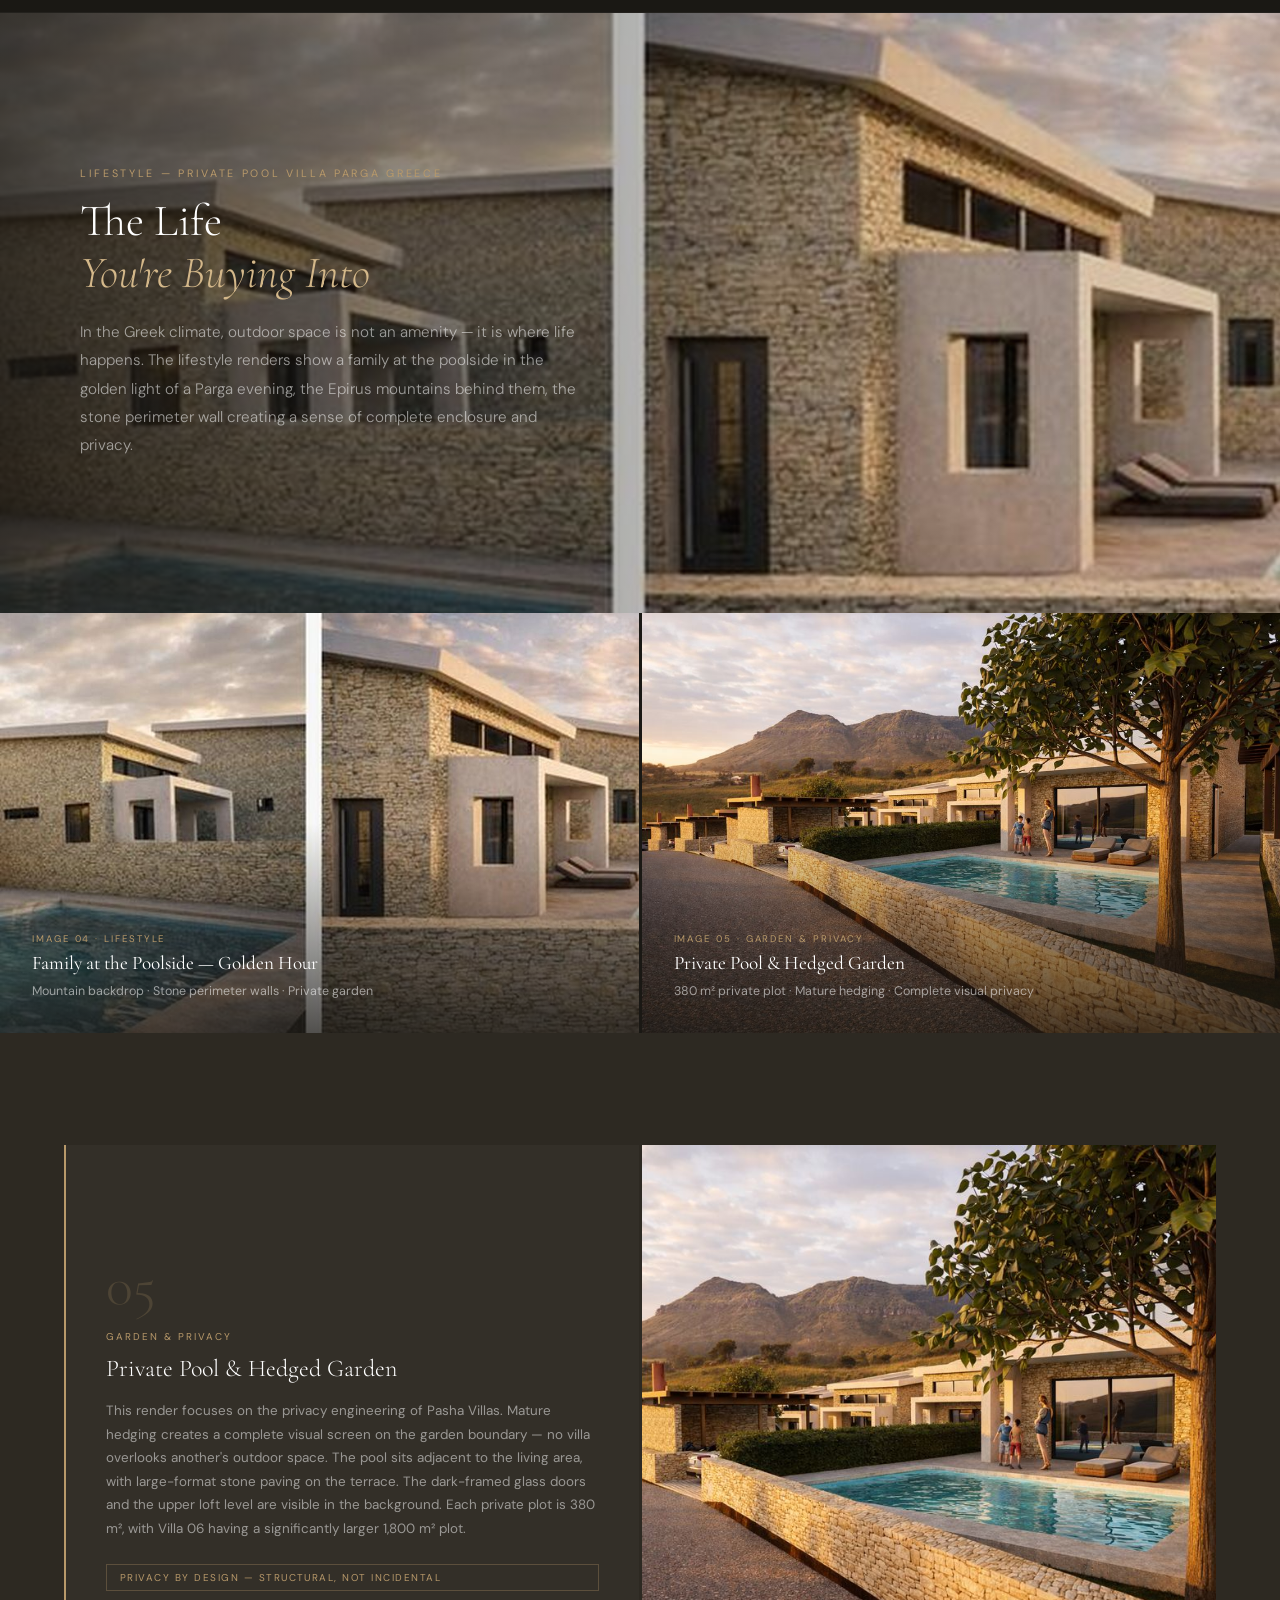
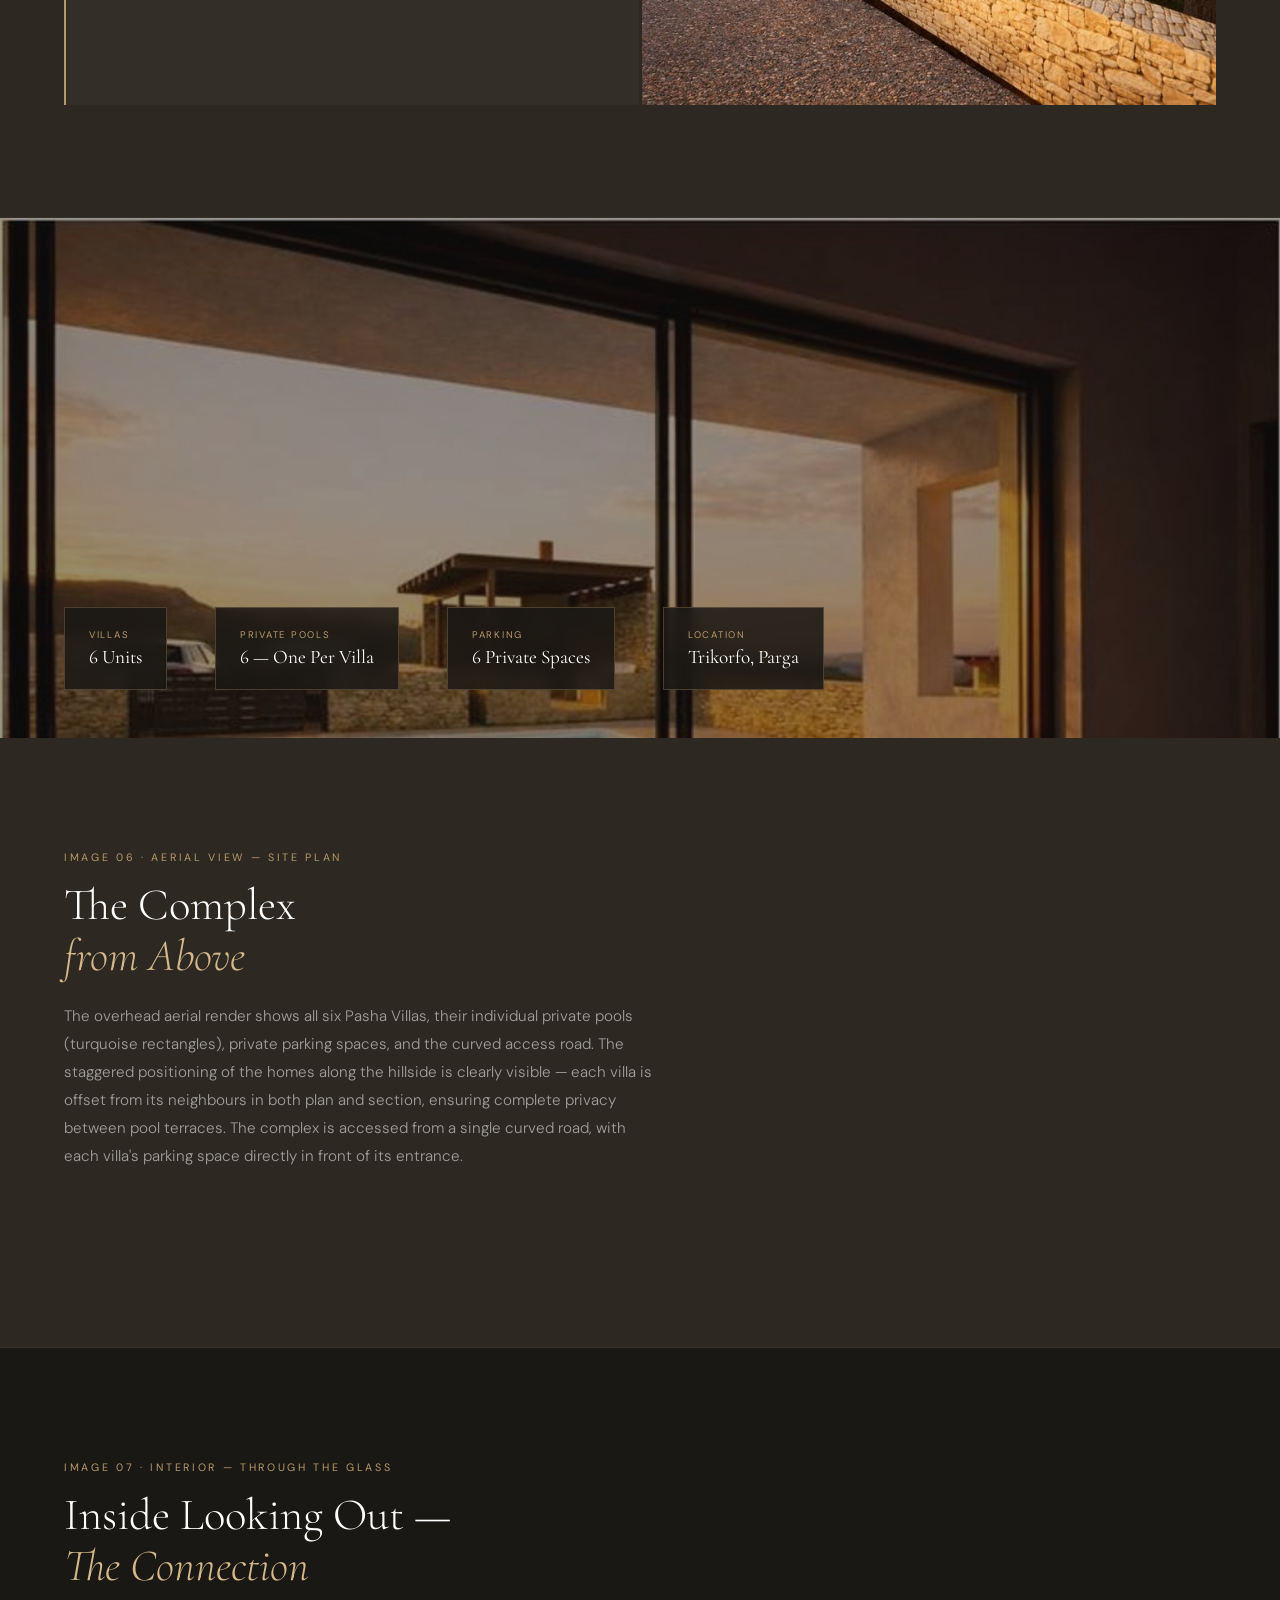
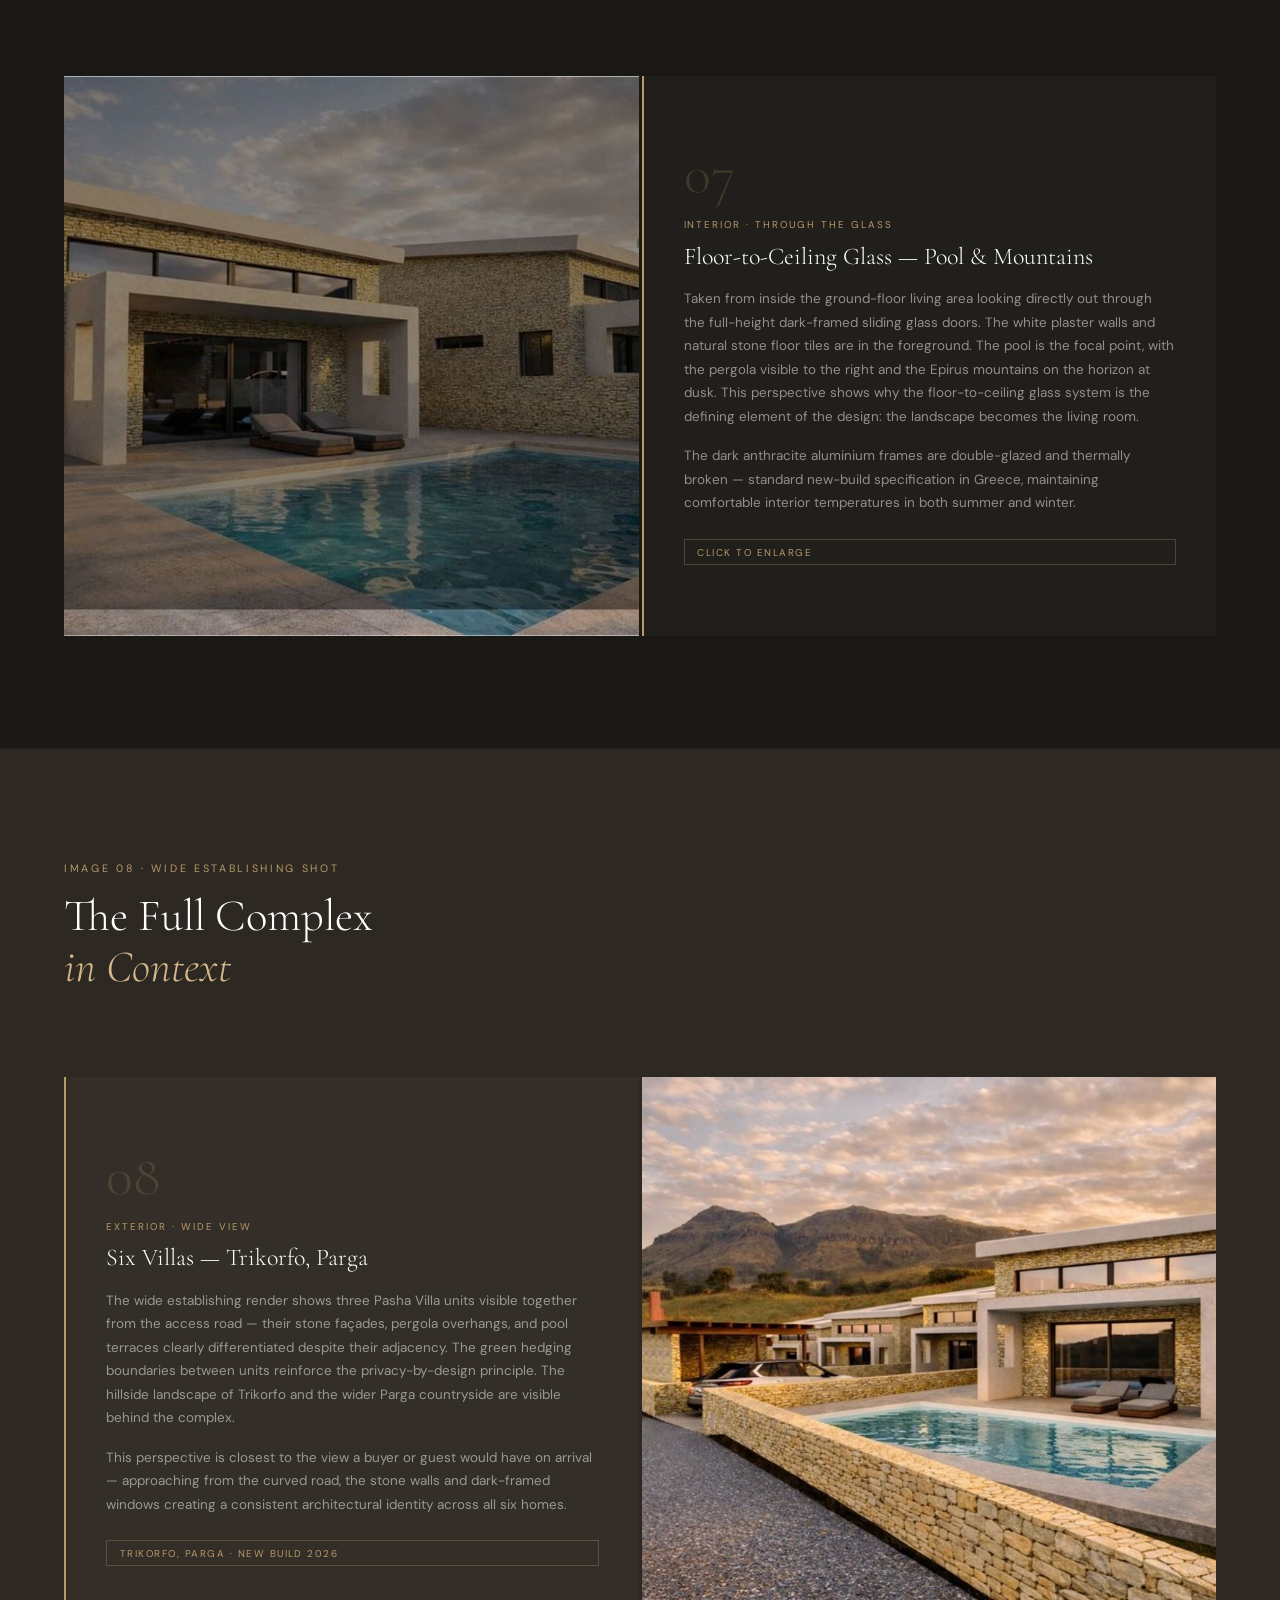
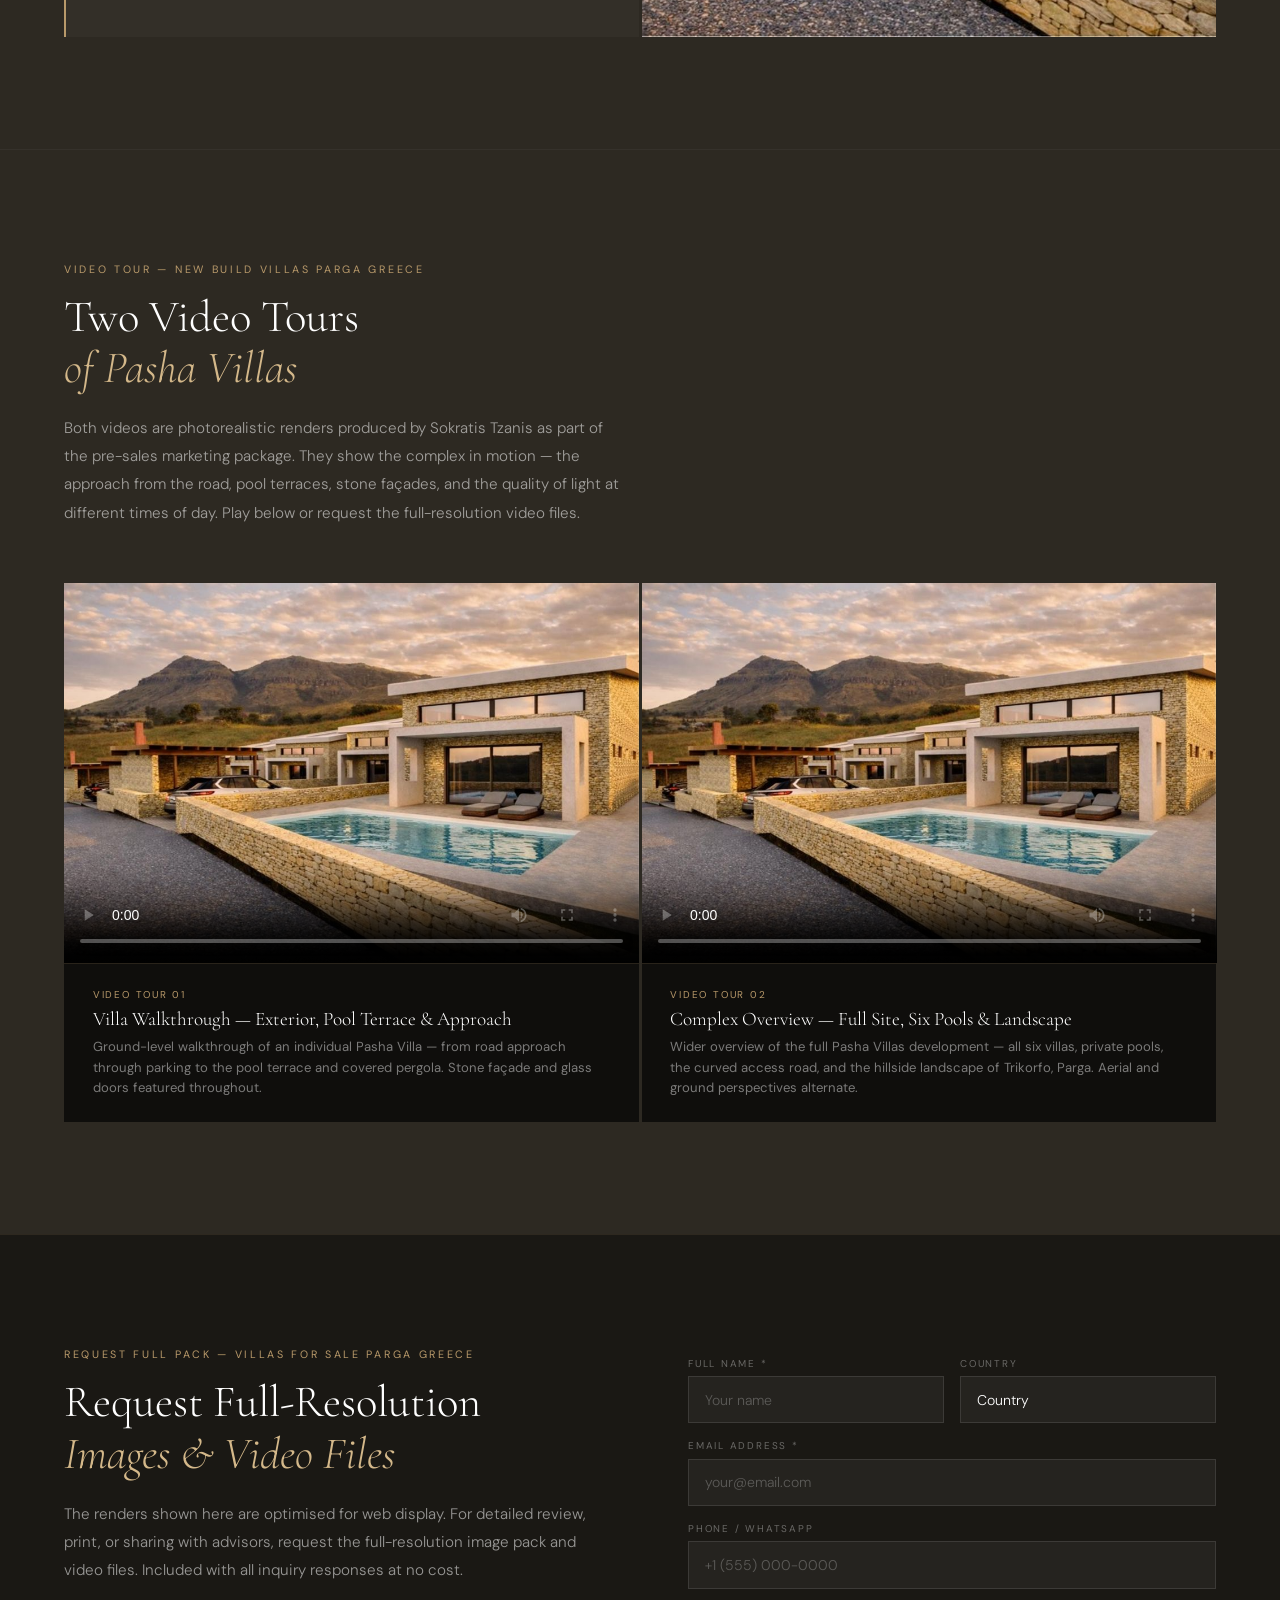
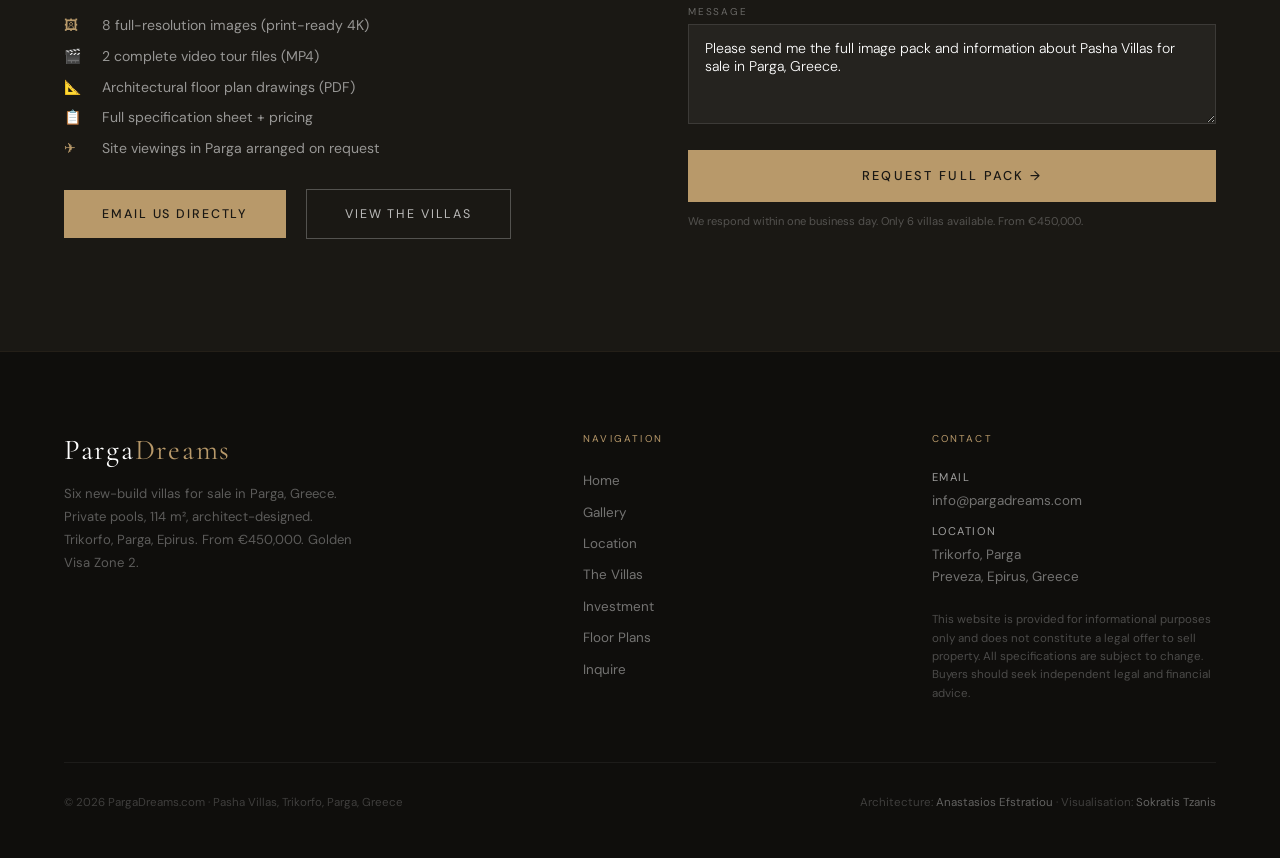
<file: gallery_page.html>
<!DOCTYPE html>
<html lang="en">
<head>
  <meta charset="UTF-8">
  <meta name="viewport" content="width=device-width, initial-scale=1.0">
  <title>Gallery — Pasha Villas Photos & Video | New Build Villas Parga Greece | PargaDreams.com</title>
  <meta name="description" content="Pasha Villas photo gallery — 8 architectural renders and 2 video tours of new-build contemporary villas for sale in Trikorfo, Parga, Greece. Private pool, stone façades, 114 m². From €450,000.">
  <link rel="canonical" href="https://www.pargadreams.com/gallery/">
  <meta property="og:title" content="Pasha Villas Gallery — Photos & Video Tours | Parga, Greece">
  <meta property="og:description" content="View 8 architectural renders and 2 video tours of Pasha Villas — new-build private pool villas for sale in Parga, Greece. From €450,000.">
  <link rel="preconnect" href="https://fonts.googleapis.com">
  <link rel="preconnect" href="https://fonts.gstatic.com" crossorigin>
  <link href="https://fonts.googleapis.com/css2?family=Cormorant+Garamond:ital,wght@0,300;0,400;0,500;1,300;1,400&family=DM+Sans:wght@300;400;500&display=swap" rel="stylesheet">

  <script type="application/ld+json">
  {
    "@context": "https://schema.org",
    "@type": "ImageGallery",
    "name": "Pasha Villas Gallery — New Build Villas for Sale Parga Greece",
    "description": "Architectural renders and video tours of Pasha Villas — six new-build contemporary villas for sale in Trikorfo, Parga, Epirus, Greece.",
    "url": "https://www.pargadreams.com/gallery/",
    "about": {
      "@type": "RealEstateListing",
      "name": "Pasha Villas",
      "address": {"@type": "PostalAddress","streetAddress": "Trikorfo","addressLocality": "Parga","addressRegion": "Epirus","addressCountry": "GR"},
      "offers": {"@type": "Offer","price": "450000","priceCurrency": "EUR"}
    }
  }
  </script>

<style>
*, *::before, *::after { box-sizing: border-box; margin: 0; padding: 0; }
:root {
  --sand: #f5f0e8; --sand-dark: #ede6d6; --charcoal: #1a1814; --charcoal-mid: #2d2922;
  --gold: #b8996a; --gold-light: #d4b88a; --stone: #8c7e6a; --stone-light: #b0a49a;
  --cream: #faf8f3; --text-dark: #1a1814; --text-mid: #4a4540; --text-light: #8c7e6a;
  --font-display: 'Cormorant Garamond', Georgia, serif;
  --font-body: 'DM Sans', system-ui, sans-serif;
}
html { scroll-behavior: smooth; }
body { font-family: var(--font-body); background: var(--charcoal); color: var(--text-dark); overflow-x: hidden; }
body::before { content:''; position:fixed; inset:0; background-image:url("data:image/svg+xml,%3Csvg viewBox='0 0 256 256' xmlns='http://www.w3.org/2000/svg'%3E%3Cfilter id='n'%3E%3CfeTurbulence type='fractalNoise' baseFrequency='0.9' numOctaves='4' stitchTiles='stitch'/%3E%3C/filter%3E%3Crect width='100%25' height='100%25' filter='url(%23n)' opacity='0.04'/%3E%3C/svg%3E"); pointer-events:none; z-index:9999; opacity:0.5; }

/* NAV */
nav { position:fixed; top:0; left:0; right:0; z-index:100; padding:1.5rem 4rem; display:flex; align-items:center; justify-content:space-between; background:rgba(26,24,20,0.92); backdrop-filter:blur(12px); border-bottom:1px solid rgba(184,153,106,0.1); transition:all 0.4s ease; }
.nav-logo { font-family:var(--font-display); font-size:1.4rem; font-weight:400; letter-spacing:0.08em; color:#fff; text-decoration:none; }
.nav-logo span { color:var(--gold); }
.nav-links { display:flex; gap:2.5rem; list-style:none; }
.nav-links a { font-size:0.78rem; font-weight:400; letter-spacing:0.15em; text-transform:uppercase; color:rgba(255,255,255,0.6); text-decoration:none; transition:color 0.2s; }
.nav-links a:hover, .nav-links a.active { color:var(--gold-light); }
.nav-cta { background:var(--gold); border:none; color:var(--charcoal); font-family:var(--font-body); font-size:0.75rem; font-weight:500; letter-spacing:0.15em; text-transform:uppercase; padding:0.65rem 1.6rem; cursor:pointer; transition:all 0.3s; text-decoration:none; }
.nav-cta:hover { background:var(--gold-light); }

/* HERO */
.hero { position:relative; height:70vh; min-height:540px; overflow:hidden; display:flex; align-items:flex-end; }
.hero-bg { position:absolute; inset:0; }
.hero-img { width:100%; height:100%; object-fit:cover; object-position:center 40%; filter:brightness(0.7); }
.hero-overlay { position:absolute; inset:0; background:linear-gradient(to top, rgba(26,24,20,0.95) 0%, rgba(26,24,20,0.4) 60%, rgba(26,24,20,0.2) 100%); }
.hero-content { position:relative; z-index:2; padding:0 4rem 5rem; width:100%; }
.hero-inner { max-width:800px; }
.hero-eyebrow { font-size:0.7rem; letter-spacing:0.28em; text-transform:uppercase; color:var(--gold); margin-bottom:1.2rem; opacity:0; animation:fadeUp 0.8s ease 0.3s forwards; }
.hero-title { font-family:var(--font-display); font-size:clamp(3rem,5.5vw,5rem); font-weight:300; line-height:1.08; color:#fff; margin-bottom:1.2rem; opacity:0; animation:fadeUp 0.9s ease 0.5s forwards; }
.hero-title em { font-style:italic; color:var(--gold-light); }
.hero-sub { font-size:1rem; font-weight:300; color:rgba(255,255,255,0.65); line-height:1.7; max-width:560px; opacity:0; animation:fadeUp 0.9s ease 0.7s forwards; }
.hero-meta { position:absolute; bottom:5rem; right:4rem; z-index:2; display:flex; gap:2.5rem; opacity:0; animation:fadeIn 1s ease 1s forwards; }
.hero-meta-item { text-align:center; }
.hero-meta-num { font-family:var(--font-display); font-size:2.2rem; color:var(--gold); line-height:1; display:block; }
.hero-meta-label { font-size:0.62rem; letter-spacing:0.18em; text-transform:uppercase; color:rgba(255,255,255,0.4); display:block; margin-top:0.3rem; }

/* CATEGORY NAV */
.cat-nav { background:var(--charcoal-mid); border-bottom:1px solid rgba(184,153,106,0.15); position:sticky; top:80px; z-index:90; }
.cat-nav-inner { display:flex; gap:0; overflow-x:auto; padding:0 4rem; }
.cat-btn { padding:1.1rem 2rem; font-size:0.68rem; letter-spacing:0.18em; text-transform:uppercase; color:rgba(255,255,255,0.45); background:none; border:none; border-bottom:2px solid transparent; cursor:pointer; white-space:nowrap; transition:all 0.25s; font-family:var(--font-body); }
.cat-btn:hover, .cat-btn.active { color:var(--gold-light); border-bottom-color:var(--gold); }

/* SECTION SHARED */
.section-eyebrow { font-size:0.67rem; letter-spacing:0.25em; text-transform:uppercase; color:var(--gold); margin-bottom:1rem; }
.section-title { font-family:var(--font-display); font-size:clamp(1.8rem,3.5vw,3rem); font-weight:300; line-height:1.15; color:#fff; margin-bottom:1.2rem; }
.section-title em { font-style:italic; color:var(--gold-light); }
.section-body { font-size:0.95rem; font-weight:300; line-height:1.85; color:rgba(255,255,255,0.55); max-width:560px; }
.gold-rule { width:48px; height:1px; background:var(--gold); margin:1.8rem 0; }
.reveal { opacity:1; transform:none; }
.reveal.animate-in { animation:revealUp 0.7s ease both; }
.reveal-delay-1.animate-in { animation-delay:0.1s; }
.reveal-delay-2.animate-in { animation-delay:0.2s; }
.reveal-delay-3.animate-in { animation-delay:0.3s; }
.reveal-delay-4.animate-in { animation-delay:0.4s; }
@keyframes revealUp { from { opacity:0; transform:translateY(24px); } to { opacity:1; transform:none; } }

.reveal-d1 { transition-delay:0.1s; } .reveal-d2 { transition-delay:0.2s; }
.reveal-d3 { transition-delay:0.3s; } .reveal-d4 { transition-delay:0.4s; }

/* ── INTRO BAND */
.intro-band { background:var(--charcoal-mid); padding:5rem 4rem; display:grid; grid-template-columns:1fr 1fr; gap:6rem; align-items:center; border-bottom:1px solid rgba(184,153,106,0.1); }
.intro-stats { display:grid; grid-template-columns:1fr 1fr; gap:2px; background:rgba(184,153,106,0.1); }
.intro-stat { background:var(--charcoal); padding:1.8rem; text-align:center; }
.intro-stat-num { font-family:var(--font-display); font-size:2.6rem; color:var(--gold-light); line-height:1; display:block; }
.intro-stat-label { font-size:0.62rem; letter-spacing:0.18em; text-transform:uppercase; color:rgba(255,255,255,0.35); display:block; margin-top:0.4rem; }

/* ── MASONRY HERO GRID (Featured / Top of gallery) */
.featured-grid { display:grid; grid-template-columns:1.55fr 1fr; grid-template-rows:480px 340px; gap:3px; }
.feat-cell { overflow:hidden; position:relative; }
.feat-cell.tall { grid-row:1/3; }
.feat-cell img { width:100%; height:100%; object-fit:cover; display:block; transition:transform 0.8s ease; }
.feat-cell:hover img { transform:scale(1.03); }
.feat-overlay { position:absolute; inset:0; background:linear-gradient(to top, rgba(26,24,20,0.78) 0%, transparent 55%); }
.feat-label { position:absolute; bottom:0; left:0; right:0; padding:1.8rem 2rem; }
.feat-num { font-family:var(--font-display); font-size:0.85rem; color:var(--gold); display:block; margin-bottom:0.4rem; letter-spacing:0.15em; }
.feat-title { font-family:var(--font-display); font-size:1.4rem; font-weight:300; color:#fff; display:block; margin-bottom:0.3rem; }
.feat-cat { font-size:0.62rem; letter-spacing:0.18em; text-transform:uppercase; color:rgba(255,255,255,0.5); display:block; }

/* ── GALLERY SECTION WRAPPER */
.gallery-section { padding:7rem 4rem; border-bottom:1px solid rgba(255,255,255,0.04); }
.gallery-section:nth-child(odd) { background:var(--charcoal); }
.gallery-section:nth-child(even) { background:var(--charcoal-mid); }
.gallery-section-header { margin-bottom:4rem; display:grid; grid-template-columns:1fr auto; align-items:end; gap:2rem; }
.gallery-section-header .section-body { max-width:600px; }

/* ── IMAGE + CAPTION LAYOUT */
.img-caption-grid { display:grid; grid-template-columns:1fr 1fr; gap:3px; }
.img-caption-grid.single { grid-template-columns:1fr; }
.img-caption-grid.three { grid-template-columns:1.4fr 1fr 1fr; }
.img-frame { position:relative; overflow:hidden; }
.img-frame img { width:100%; height:100%; object-fit:cover; display:block; transition:transform 0.7s ease; }
.img-frame:hover img { transform:scale(1.04); }
.img-frame-tall { height:560px; }
.img-frame-mid { height:420px; }
.img-frame-short { height:320px; }
.img-caption-panel { background:rgba(255,255,255,0.03); border-left:2px solid var(--gold); padding:2.5rem 2.5rem; display:flex; flex-direction:column; justify-content:center; }
.caption-num { font-family:var(--font-display); font-size:3.5rem; font-weight:300; color:rgba(184,153,106,0.2); line-height:1; margin-bottom:1rem; }
.caption-cat { font-size:0.62rem; letter-spacing:0.2em; text-transform:uppercase; color:var(--gold); margin-bottom:0.7rem; }
.caption-title { font-family:var(--font-display); font-size:1.5rem; font-weight:300; color:#fff; margin-bottom:1rem; line-height:1.2; }
.caption-body { font-size:0.84rem; color:rgba(255,255,255,0.5); line-height:1.75; }
.caption-tag { display:inline-block; margin-top:1.5rem; font-size:0.62rem; letter-spacing:0.15em; text-transform:uppercase; color:var(--gold); border:1px solid rgba(184,153,106,0.3); padding:0.35rem 0.8rem; }

/* ── FULL BLEED LIFESTYLE */
.lifestyle-bleed { position:relative; height:600px; overflow:hidden; }
.lifestyle-bleed img { width:100%; height:100%; object-fit:cover; object-position:center 30%; }
.lifestyle-bleed-overlay { position:absolute; inset:0; background:linear-gradient(to right, rgba(26,24,20,0.82) 0%, rgba(26,24,20,0.15) 65%); }
.lifestyle-bleed-content { position:absolute; inset:0; display:flex; align-items:center; padding:0 5rem; }
.lifestyle-text { max-width:500px; }

/* ── DUAL IMAGE ROW */
.dual-grid { display:grid; grid-template-columns:1fr 1fr; gap:3px; }
.dual-cell { position:relative; height:420px; overflow:hidden; }
.dual-cell img { width:100%; height:100%; object-fit:cover; transition:transform 0.7s ease; }
.dual-cell:hover img { transform:scale(1.04); }
.dual-overlay { position:absolute; inset:0; background:linear-gradient(to top, rgba(26,24,20,0.75) 0%, transparent 50%); }
.dual-label { position:absolute; bottom:2rem; left:2rem; right:2rem; }
.dual-label-cat { font-size:0.6rem; letter-spacing:0.2em; text-transform:uppercase; color:var(--gold); display:block; margin-bottom:0.4rem; }
.dual-label-title { font-family:var(--font-display); font-size:1.2rem; color:#fff; display:block; }
.dual-label-body { font-size:0.78rem; color:rgba(255,255,255,0.55); margin-top:0.4rem; display:block; line-height:1.5; }

/* ── AERIAL FULL WIDTH */
.aerial-section { position:relative; }
.aerial-img { width:100%; height:520px; object-fit:cover; object-position:center top; display:block; }
.aerial-overlay { position:absolute; inset:0; background:rgba(26,24,20,0.45); }
.aerial-annotations { position:absolute; inset:0; padding:3rem 4rem; display:flex; align-items:flex-end; gap:3rem; }
.aerial-ann { background:rgba(26,24,20,0.85); border:1px solid rgba(184,153,106,0.3); padding:1.2rem 1.5rem; backdrop-filter:blur(8px); }
.aerial-ann-label { font-size:0.6rem; letter-spacing:0.18em; text-transform:uppercase; color:var(--gold); display:block; margin-bottom:0.3rem; }
.aerial-ann-val { font-family:var(--font-display); font-size:1.2rem; color:#fff; }

/* ── VIDEO SECTION */
.video-section { padding:7rem 4rem; background:var(--charcoal-mid); }
.video-grid { display:grid; grid-template-columns:1fr 1fr; gap:3px; margin-top:3.5rem; }
.video-cell { position:relative; background:#0f0e0c; }
.video-cell video { width:100%; height:380px; object-fit:cover; display:block; }
.video-info { padding:1.5rem 1.8rem; border-top:1px solid rgba(184,153,106,0.15); }
.video-tag { font-size:0.62rem; letter-spacing:0.18em; text-transform:uppercase; color:var(--gold); display:block; margin-bottom:0.4rem; }
.video-title { font-family:var(--font-display); font-size:1.2rem; color:#fff; font-weight:300; }
.video-desc { font-size:0.82rem; color:rgba(255,255,255,0.45); margin-top:0.4rem; line-height:1.55; }

/* ── LIGHTBOX */
.lightbox { display:none; position:fixed; inset:0; background:rgba(10,9,8,0.97); z-index:1000; align-items:center; justify-content:center; }
.lightbox.open { display:flex; }
.lightbox-img { max-width:90vw; max-height:88vh; object-fit:contain; display:block; }
.lightbox-close { position:absolute; top:2rem; right:2rem; background:none; border:none; color:rgba(255,255,255,0.6); font-size:2rem; cursor:pointer; line-height:1; transition:color 0.2s; font-family:var(--font-body); }
.lightbox-close:hover { color:var(--gold); }
.lightbox-nav { position:absolute; top:50%; transform:translateY(-50%); background:rgba(184,153,106,0.15); border:1px solid rgba(184,153,106,0.3); color:var(--gold-light); font-size:1.5rem; width:3.5rem; height:3.5rem; cursor:pointer; display:flex; align-items:center; justify-content:center; transition:all 0.2s; border-radius:0; font-family:var(--font-body); }
.lightbox-nav:hover { background:var(--gold); color:var(--charcoal); }
.lightbox-prev { left:2rem; }
.lightbox-next { right:2rem; }
.lightbox-caption { position:absolute; bottom:2rem; left:50%; transform:translateX(-50%); text-align:center; color:rgba(255,255,255,0.6); font-size:0.82rem; max-width:600px; }
.lightbox-counter { color:var(--gold); font-size:0.7rem; letter-spacing:0.15em; margin-bottom:0.4rem; display:block; }

/* ── CTA SECTION */
.cta-section { padding:7rem 4rem; background:var(--charcoal); border-top:1px solid rgba(184,153,106,0.12); display:grid; grid-template-columns:1fr 1fr; gap:6rem; align-items:center; }
.cta-list { margin-top:2rem; display:grid; gap:0.8rem; }
.cta-item { display:flex; gap:1rem; align-items:center; font-size:0.88rem; color:rgba(255,255,255,0.55); }
.cta-icon { color:var(--gold); width:1.4rem; flex-shrink:0; }
.btn-primary { background:var(--gold); color:var(--charcoal); border:none; font-family:var(--font-body); font-size:0.78rem; font-weight:500; letter-spacing:0.15em; text-transform:uppercase; padding:1rem 2.4rem; cursor:pointer; transition:all 0.3s; text-decoration:none; display:inline-block; }
.btn-primary:hover { background:var(--gold-light); }
.btn-ghost { background:transparent; color:rgba(255,255,255,0.7); border:1px solid rgba(255,255,255,0.25); font-family:var(--font-body); font-size:0.78rem; font-weight:400; letter-spacing:0.15em; text-transform:uppercase; padding:1rem 2.4rem; cursor:pointer; transition:all 0.3s; text-decoration:none; display:inline-block; margin-left:1rem; }
.btn-ghost:hover { border-color:var(--gold-light); color:var(--gold-light); }
.form-group { margin-bottom:1rem; }
.form-group label { display:block; font-size:0.62rem; letter-spacing:0.18em; text-transform:uppercase; color:rgba(255,255,255,0.35); margin-bottom:0.4rem; }
.form-group input, .form-group select, .form-group textarea { width:100%; background:rgba(255,255,255,0.05); border:1px solid rgba(255,255,255,0.1); color:#fff; font-family:var(--font-body); font-size:0.88rem; font-weight:300; padding:0.85rem 1rem; outline:none; transition:border-color 0.2s; appearance:none; }
.form-group input:focus, .form-group select:focus, .form-group textarea:focus { border-color:var(--gold); }
.form-group input::placeholder, .form-group textarea::placeholder { color:rgba(255,255,255,0.25); }
.form-group select option { background:var(--charcoal-mid); }
.form-group textarea { resize:vertical; min-height:100px; }
.form-row { display:grid; grid-template-columns:1fr 1fr; gap:1rem; }
.form-submit { width:100%; background:var(--gold); border:none; color:var(--charcoal); font-family:var(--font-body); font-size:0.8rem; font-weight:500; letter-spacing:0.18em; text-transform:uppercase; padding:1.1rem; cursor:pointer; transition:background 0.3s; margin-top:0.3rem; }
.form-submit:hover { background:var(--gold-light); }
.form-note { font-size:0.7rem; color:rgba(255,255,255,0.25); margin-top:0.7rem; line-height:1.5; }

/* FOOTER */
footer { background:#0f0e0c; padding:4rem 4rem 3rem; border-top:1px solid rgba(184,153,106,0.12); }
.footer-inner { display:grid; grid-template-columns:1.5fr 1fr 1fr; gap:4rem; margin-bottom:3rem; }
.footer-logo { font-family:var(--font-display); font-size:1.6rem; color:#fff; letter-spacing:0.08em; margin-bottom:1rem; display:block; }
.footer-logo span { color:var(--gold); }
.footer-tagline { font-size:0.82rem; color:rgba(255,255,255,0.28); line-height:1.7; max-width:280px; }
.footer-col-title { font-size:0.62rem; letter-spacing:0.22em; text-transform:uppercase; color:var(--gold); margin-bottom:1.5rem; }
.footer-links { list-style:none; display:grid; gap:0.7rem; }
.footer-links a { font-size:0.84rem; color:rgba(255,255,255,0.4); text-decoration:none; transition:color 0.2s; }
.footer-links a:hover { color:var(--gold-light); }
.footer-bottom { border-top:1px solid rgba(255,255,255,0.05); padding-top:2rem; display:flex; justify-content:space-between; align-items:center; }
.footer-copy { font-size:0.72rem; color:rgba(255,255,255,0.18); }

@keyframes fadeUp { from { opacity:0; transform:translateY(24px); } to { opacity:1; transform:translateY(0); } }
@keyframes fadeIn { from { opacity:0; } to { opacity:1; } }

@media(max-width:900px) {
  nav { padding:1.5rem 2rem; } .nav-links { display:none; }
  .hero-content { padding:0 2rem 4rem; } .hero-meta { right:2rem; bottom:3.5rem; gap:1.5rem; }
  .intro-band { grid-template-columns:1fr; gap:3rem; padding:4rem 2rem; }
  .featured-grid { grid-template-columns:1fr; grid-template-rows:auto; }
  .feat-cell.tall { grid-row:auto; height:320px; }
  .feat-cell { height:260px; }
  .gallery-section { padding:4rem 2rem; }
  .gallery-section-header { grid-template-columns:1fr; }
  .img-caption-grid, .img-caption-grid.three { grid-template-columns:1fr; }
  .img-frame-tall, .img-frame-mid { height:280px; }
  .dual-grid { grid-template-columns:1fr; } .dual-cell { height:260px; }
  .aerial-img { height:360px; }
  .aerial-annotations { flex-direction:column; align-items:flex-start; gap:1rem; padding:2rem; }
  .video-section { padding:4rem 2rem; } .video-grid { grid-template-columns:1fr; }
  .video-cell video { height:260px; }
  .cta-section { grid-template-columns:1fr; gap:3.5rem; padding:4rem 2rem; }
  .cat-nav-inner { padding:0 2rem; }
  .lifestyle-bleed { height:480px; } .lifestyle-bleed-content { padding:0 2.5rem; }
  .footer-inner { grid-template-columns:1fr; gap:2rem; }
  .footer-bottom { flex-direction:column; gap:0.5rem; text-align:center; }
}
/* ── NAV ── */
nav{position:fixed;top:0;left:0;right:0;z-index:100;padding:1.5rem 4rem;display:flex;align-items:center;justify-content:space-between;transition:all .4s ease}
nav.scrolled{background:rgba(26,24,20,.96);backdrop-filter:blur(12px);padding:1rem 4rem;box-shadow:0 1px 0 rgba(184,153,106,.15)}
.nav-logo{font-family:var(--font-display);font-size:1.4rem;font-weight:400;letter-spacing:.08em;color:#fff;text-decoration:none}
.nav-logo span{color:var(--gold)}
.nav-links{display:flex;gap:2.2rem;list-style:none}
.nav-links a{font-size:.75rem;font-weight:400;letter-spacing:.15em;text-transform:uppercase;color:rgba(255,255,255,.7);text-decoration:none;transition:color .2s}
.nav-links a:hover,.nav-links a.active{color:var(--gold-light)}
.nav-cta{background:transparent;border:1px solid rgba(184,153,106,.6);color:var(--gold-light);font-family:var(--font-body);font-size:.72rem;font-weight:400;letter-spacing:.15em;text-transform:uppercase;padding:.6rem 1.4rem;cursor:pointer;transition:all .3s;text-decoration:none;white-space:nowrap}
.nav-cta:hover{background:var(--gold);border-color:var(--gold);color:var(--charcoal)}
/* ── FOOTER ── */
footer{background:#0f0e0c;padding:5rem 4rem 3rem;border-top:1px solid rgba(184,153,106,.12)}
.footer-inner{display:grid;grid-template-columns:1.6fr 1fr 1fr;gap:4rem;margin-bottom:3rem}
.footer-brand{}
.footer-logo{font-family:var(--font-display);font-size:1.8rem;font-weight:400;color:#fff;letter-spacing:.06em;margin-bottom:1rem;display:block;text-decoration:none}
.footer-logo span{color:var(--gold)}
.footer-tagline{font-size:.82rem;color:rgba(255,255,255,.32);line-height:1.75;max-width:300px}
.footer-col-title{font-size:.62rem;letter-spacing:.22em;text-transform:uppercase;color:var(--gold);margin-bottom:1.5rem}
.footer-links{list-style:none;display:grid;gap:.65rem}
.footer-links a{font-size:.84rem;color:rgba(255,255,255,.42);text-decoration:none;transition:color .2s}
.footer-links a:hover{color:var(--gold-light)}
.footer-contact-item{font-size:.84rem;color:rgba(255,255,255,.42);margin-bottom:.7rem;line-height:1.6}
.footer-contact-item strong{display:block;color:rgba(255,255,255,.6);font-weight:400;font-size:.7rem;letter-spacing:.14em;text-transform:uppercase;margin-bottom:.2rem}
.footer-bottom{border-top:1px solid rgba(255,255,255,.06);padding-top:2rem;display:flex;justify-content:space-between;align-items:center;flex-wrap:wrap;gap:.5rem}
.footer-copy{font-size:.72rem;color:rgba(255,255,255,.2)}
.footer-credits{font-size:.72rem;color:rgba(255,255,255,.2)}
.footer-credits a{color:rgba(255,255,255,.35);text-decoration:none}
.footer-credits a:hover{color:var(--gold-light)}
@media(max-width:900px){nav{padding:1.2rem 2rem}.nav-links{display:none}.nav-cta{padding:.5rem 1rem;font-size:.68rem}
footer{padding:4rem 2rem 2.5rem}.footer-inner{grid-template-columns:1fr;gap:2.5rem}.footer-bottom{flex-direction:column;text-align:center;gap:.4rem}}
</style>
</head>
<body>

<!-- LIGHTBOX -->
<div class="lightbox" id="lightbox" onclick="closeLightbox(event)">
  <button class="lightbox-close" onclick="closeLightboxBtn()">×</button>
  <button class="lightbox-nav lightbox-prev" onclick="navLightbox(-1)">‹</button>
  <img class="lightbox-img" id="lightboxImg" src="media/images/pool_mountain.jpg" alt="" style="display:none">
  <button class="lightbox-nav lightbox-next" onclick="navLightbox(1)">›</button>
  <div class="lightbox-caption">
    <span class="lightbox-counter" id="lightboxCounter"></span>
    <span id="lightboxCaption"></span>
  </div>
</div>

<!-- NAV -->
<nav id="nav">
  <a href="/" class="nav-logo">Parga<span>Dreams</span></a>
  <ul class="nav-links">
    <li><a href="/">Home</a></li>
    <li><a href="gallery_page.html" class="active">Gallery</a></li>
    <li><a href="location_page.html">Location</a></li>
    <li><a href="pasha_villas_page.html">The Villas</a></li>
    <li><a href="investment_page.html">Investment</a></li>
    <li><a href="floor_plans_page.html">Floor Plans</a></li>
  </ul>
  <a href="#inquiry" class="nav-cta">Inquire Now</a>
</nav>

<!-- HERO -->
<section class="hero">
  <div class="hero-bg">
    <img src="media/images/lifestyle.jpg" alt="Pasha Villas private pool lifestyle photography Parga Greece" class="hero-img">
    <div class="hero-overlay"></div>
  </div>
  <div class="hero-content">
    <div class="hero-inner">
      <p class="hero-eyebrow">Photo & Video Gallery — Pasha Villas, Trikorfo, Parga, Greece</p>
      <h1 class="hero-title">Gallery —<br><em>Pasha Villas</em><br>in Parga, Greece</h1>
      <p class="hero-sub">8 architectural renders and 2 video tours of the new-build contemporary villas for sale in Trikorfo, Parga. Stone façades, private pools, Epirus landscape. From €450,000.</p>
    </div>
  </div>
  <div class="hero-meta">
    <div class="hero-meta-item"><span class="hero-meta-num">8</span><span class="hero-meta-label">Photos</span></div>
    <div class="hero-meta-item"><span class="hero-meta-num">2</span><span class="hero-meta-label">Videos</span></div>
    <div class="hero-meta-item"><span class="hero-meta-num">6</span><span class="hero-meta-label">Villas</span></div>
  </div>
</section>

<!-- CATEGORY NAV -->
<div class="cat-nav">
  <div class="cat-nav-inner">
    <button class="cat-btn active" onclick="scrollToSection(this,'exterior')">Exterior</button>
    <button class="cat-btn" onclick="scrollToSection(this,'lifestyle')">Lifestyle</button>
    <button class="cat-btn" onclick="scrollToSection(this,'aerial')">Aerial</button>
    <button class="cat-btn" onclick="scrollToSection(this,'interior')">Interior</button>
    <button class="cat-btn" onclick="scrollToSection(this,'video')">Video Tour</button>
    <button class="cat-btn" onclick="scrollToSection(this,'inquiry')">Inquire</button>
  </div>
</div>

<!-- INTRO BAND -->
<div class="intro-band">
  <div>
    <p class="section-eyebrow reveal">Pasha Villas Gallery — Parga Greece</p>
    <h2 class="section-title reveal reveal-d1">See the Villas<br><em>Before You Visit</em></h2>
    <div class="gold-rule reveal reveal-d2"></div>
    <p class="section-body reveal reveal-d2">All images are photorealistic architectural renders produced by 3D specialist Sokratis Tzanis from the designs of Anastasios Efstratiou. They show the completed complex in Trikorfo, Parga — six new-build contemporary villas for sale, each with a private pool, covered pergola, hand-laid Epirus stone façades, and 114 m² of living space.</p>
    <p class="section-body reveal reveal-d3" style="margin-top:1rem;">Click any image to open full-screen. Request the full-resolution image pack and video files via the inquiry form below.</p>
  </div>
  <div class="intro-stats reveal reveal-d2">
    <div class="intro-stat"><span class="intro-stat-num">114</span><span class="intro-stat-label">m² per villa</span></div>
    <div class="intro-stat"><span class="intro-stat-num">€450k</span><span class="intro-stat-label">from / villa</span></div>
    <div class="intro-stat"><span class="intro-stat-num">380</span><span class="intro-stat-label">m² private plot</span></div>
    <div class="intro-stat"><span class="intro-stat-num">6</span><span class="intro-stat-label">villas available</span></div>
  </div>
</div>

<!-- FEATURED GRID (top of gallery) -->
<div class="featured-grid" id="exterior">
  <div class="feat-cell tall" onclick="openLightbox(0)">
    <img src="media/images/pool_mountain.jpg" alt="Pasha Villas private pool with Epirus mountain backdrop Parga Greece">
    <div class="feat-overlay"></div>
    <div class="feat-label">
      <span class="feat-num">Image 01 · Exterior</span>
      <span class="feat-title">Pool Terrace & Mountain Backdrop</span>
      <span class="feat-cat">Stone façades · Private pool · Trikorfo, Parga</span>
    </div>
  </div>
  <div class="feat-cell" onclick="openLightbox(1)">
    <img src="media/images/pool_sunbeds.jpg" alt="Pasha Villas pool terrace with sunbeds stone facade Parga">
    <div class="feat-overlay"></div>
    <div class="feat-label">
      <span class="feat-num">Image 02 · Exterior / Pool</span>
      <span class="feat-title">Pool & Sunbeds — Private Terrace</span>
      <span class="feat-cat">Pergola · Sliding glass doors · Natural stone paving</span>
    </div>
  </div>
  <div class="feat-cell" onclick="openLightbox(2)">
    <img src="media/images/dusk_facade.jpg" alt="Pasha Villas stone facade at dusk evening render Parga Greece">
    <div class="feat-overlay"></div>
    <div class="feat-label">
      <span class="feat-num">Image 03 · Architecture</span>
      <span class="feat-title">Stone Façade at Dusk</span>
      <span class="feat-cat">Epirus limestone · Dark aluminium frames · Evening light</span>
    </div>
  </div>
</div>

<!-- EXTERIOR SECTION with captions -->
<section class="gallery-section">
  <div class="gallery-section-header">
    <div>
      <p class="section-eyebrow reveal">Exterior Architecture — New Build Villa Parga</p>
      <h2 class="section-title reveal reveal-d1">The Architecture<br><em>in Detail</em></h2>
      <p class="section-body reveal reveal-d2">The primary façades of each Pasha Villa are clad in hand-laid natural Epirus limestone — the same rough-cut stone used in the traditional dry stone walls and village buildings of northwest Greece. Against this, clean white and warm beige plaster framing volumes create contrast. Dark anthracite aluminium frames complete the material palette.</p>
    </div>
    <div class="reveal reveal-d2">
      <a href="#inquiry" class="btn-ghost">Request Full-Res Images</a>
    </div>
  </div>
  <!-- Image 01 + 02 side-by-side with right caption panel -->
  <div class="img-caption-grid reveal reveal-d2">
    <div class="img-frame img-frame-tall" onclick="openLightbox(0)" style="cursor:pointer;">
      <img src="media/images/pool_sunbeds.jpg" alt="Pasha Villas private pool terrace mountain view Parga Greece">
    </div>
    <div class="img-caption-panel">
      <div class="caption-num">01</div>
      <div class="caption-cat">Exterior · Pool Terrace</div>
      <div class="caption-title">Pool Terrace with Mountain Backdrop</div>
      <div class="caption-body">The signature view of Pasha Villas — private pool terrace with Epirus stone retaining walls and the mountain range behind. This angle shows the relationship between natural stone façade, covered pergola, and the generous pool terrace in one frame. The mountain backdrop behind Trikorfo defines the dramatic landscape context of this Parga development.</div>
      <span class="caption-tag">Click to enlarge</span>
    </div>
  </div>
</section>

<!-- LIFESTYLE FULL BLEED -->
<div class="lifestyle-bleed" id="lifestyle">
  <img src="media/images/lifestyle.jpg" alt="Family lifestyle Pasha Villas private pool golden hour Parga Greece">
  <div class="lifestyle-bleed-overlay"></div>
  <div class="lifestyle-bleed-content">
    <div class="lifestyle-text">
      <p class="section-eyebrow reveal">Lifestyle — Private Pool Villa Parga Greece</p>
      <h2 class="section-title reveal reveal-d1">The Life<br><em>You're Buying Into</em></h2>
      <p class="section-body reveal reveal-d2">In the Greek climate, outdoor space is not an amenity — it is where life happens. The lifestyle renders show a family at the poolside in the golden light of a Parga evening, the Epirus mountains behind them, the stone perimeter wall creating a sense of complete enclosure and privacy.</p>
    </div>
  </div>
</div>

<!-- LIFESTYLE + GARDEN DUAL -->
<div class="dual-grid">
  <div class="dual-cell" onclick="openLightbox(3)">
    <img src="media/images/lifestyle.jpg" alt="Pasha Villas family poolside lifestyle golden hour Parga">
    <div class="dual-overlay"></div>
    <div class="dual-label">
      <span class="dual-label-cat">Image 04 · Lifestyle</span>
      <span class="dual-label-title">Family at the Poolside — Golden Hour</span>
      <span class="dual-label-body">Mountain backdrop · Stone perimeter walls · Private garden</span>
    </div>
  </div>
  <div class="dual-cell" onclick="openLightbox(4)">
    <img src="media/images/pool_hedge.jpg" alt="Private pool hedged garden privacy Pasha Villas Parga Greece">
    <div class="dual-overlay"></div>
    <div class="dual-label">
      <span class="dual-label-cat">Image 05 · Garden & Privacy</span>
      <span class="dual-label-title">Private Pool & Hedged Garden</span>
      <span class="dual-label-body">380 m² private plot · Mature hedging · Complete visual privacy</span>
    </div>
  </div>
</div>

<!-- LIFESTYLE CAPTION SECTION -->
<section class="gallery-section">
  <div class="img-caption-grid reveal reveal-d1">
    <div class="img-caption-panel">
      <div class="caption-num">05</div>
      <div class="caption-cat">Garden & Privacy</div>
      <div class="caption-title">Private Pool & Hedged Garden</div>
      <div class="caption-body">This render focuses on the privacy engineering of Pasha Villas. Mature hedging creates a complete visual screen on the garden boundary — no villa overlooks another's outdoor space. The pool sits adjacent to the living area, with large-format stone paving on the terrace. The dark-framed glass doors and the upper loft level are visible in the background. Each private plot is 380 m², with Villa 06 having a significantly larger 1,800 m² plot.</div>
      <span class="caption-tag">Privacy by design — structural, not incidental</span>
    </div>
    <div class="img-frame img-frame-tall" onclick="openLightbox(4)" style="cursor:pointer;">
      <img src="media/images/pool_hedge.jpg" alt="Private pool and garden Pasha Villas Parga Greece 380m plot">
    </div>
  </div>
</section>

<!-- AERIAL FULL WIDTH -->
<div class="aerial-section" id="aerial">
  <img src="media/images/aerial.jpg" alt="Aerial view Pasha Villas complex six private pools Trikorfo Parga Greece" class="aerial-img" onclick="openLightbox(5)">
  <div class="aerial-overlay"></div>
  <div class="aerial-annotations">
    <div class="aerial-ann"><span class="aerial-ann-label">Villas</span><span class="aerial-ann-val">6 Units</span></div>
    <div class="aerial-ann"><span class="aerial-ann-label">Private Pools</span><span class="aerial-ann-val">6 — One Per Villa</span></div>
    <div class="aerial-ann"><span class="aerial-ann-label">Parking</span><span class="aerial-ann-val">6 Private Spaces</span></div>
    <div class="aerial-ann"><span class="aerial-ann-label">Location</span><span class="aerial-ann-val">Trikorfo, Parga</span></div>
  </div>
</div>

<!-- AERIAL CAPTION -->
<section class="gallery-section">
  <div class="gallery-section-header reveal">
    <div>
      <p class="section-eyebrow">Image 06 · Aerial View — Site Plan</p>
      <h2 class="section-title reveal reveal-d1">The Complex<br><em>from Above</em></h2>
      <p class="section-body reveal reveal-d2">The overhead aerial render shows all six Pasha Villas, their individual private pools (turquoise rectangles), private parking spaces, and the curved access road. The staggered positioning of the homes along the hillside is clearly visible — each villa is offset from its neighbours in both plan and section, ensuring complete privacy between pool terraces. The complex is accessed from a single curved road, with each villa's parking space directly in front of its entrance.</p>
    </div>
  </div>
</section>

<!-- INTERIOR -->
<section class="gallery-section" id="interior">
  <div class="gallery-section-header">
    <div>
      <p class="section-eyebrow reveal">Image 07 · Interior — Through the Glass</p>
      <h2 class="section-title reveal reveal-d1">Inside Looking Out —<br><em>The Connection</em></h2>
    </div>
  </div>
  <div class="img-caption-grid reveal reveal-d2">
    <div class="img-frame img-frame-tall" onclick="openLightbox(6)" style="cursor:pointer;">
      <img src="media/images/interior_glass.jpg" alt="Interior view through floor to ceiling glass doors pool terrace Pasha Villas Parga">
    </div>
    <div class="img-caption-panel">
      <div class="caption-num">07</div>
      <div class="caption-cat">Interior · Through the Glass</div>
      <div class="caption-title">Floor-to-Ceiling Glass — Pool & Mountains</div>
      <div class="caption-body">Taken from inside the ground-floor living area looking directly out through the full-height dark-framed sliding glass doors. The white plaster walls and natural stone floor tiles are in the foreground. The pool is the focal point, with the pergola visible to the right and the Epirus mountains on the horizon at dusk. This perspective shows why the floor-to-ceiling glass system is the defining element of the design: the landscape becomes the living room.</div>
      <div class="caption-body" style="margin-top:1rem;">The dark anthracite aluminium frames are double-glazed and thermally broken — standard new-build specification in Greece, maintaining comfortable interior temperatures in both summer and winter.</div>
      <span class="caption-tag">Click to enlarge</span>
    </div>
  </div>
</section>

<!-- IMAGE 08 — Wide Establishing Shot -->
<section class="gallery-section">
  <div class="gallery-section-header">
    <div>
      <p class="section-eyebrow reveal">Image 08 · Wide Establishing Shot</p>
      <h2 class="section-title reveal reveal-d1">The Full Complex<br><em>in Context</em></h2>
    </div>
  </div>
  <div class="img-caption-grid reveal reveal-d2">
    <div class="img-caption-panel">
      <div class="caption-num">08</div>
      <div class="caption-cat">Exterior · Wide View</div>
      <div class="caption-title">Six Villas — Trikorfo, Parga</div>
      <div class="caption-body">The wide establishing render shows three Pasha Villa units visible together from the access road — their stone façades, pergola overhangs, and pool terraces clearly differentiated despite their adjacency. The green hedging boundaries between units reinforce the privacy-by-design principle. The hillside landscape of Trikorfo and the wider Parga countryside are visible behind the complex.</div>
      <div class="caption-body" style="margin-top:1rem;">This perspective is closest to the view a buyer or guest would have on arrival — approaching from the curved road, the stone walls and dark-framed windows creating a consistent architectural identity across all six homes.</div>
      <span class="caption-tag">Trikorfo, Parga · New Build 2026</span>
    </div>
    <div class="img-frame img-frame-tall" onclick="openLightbox(7)" style="cursor:pointer;">
      <img src="media/images/pool_wide.jpg" alt="Wide view Pasha Villas complex three units Trikorfo Parga Greece">
    </div>
  </div>
</section>

<!-- VIDEO SECTION -->
<section class="video-section" id="video">
  <p class="section-eyebrow reveal">Video Tour — New Build Villas Parga Greece</p>
  <h2 class="section-title reveal reveal-d1">Two Video Tours<br><em>of Pasha Villas</em></h2>
  <p class="section-body reveal reveal-d2">Both videos are photorealistic renders produced by Sokratis Tzanis as part of the pre-sales marketing package. They show the complex in motion — the approach from the road, pool terraces, stone façades, and the quality of light at different times of day. Play below or request the full-resolution video files.</p>
  <div class="video-grid reveal reveal-d3">
    <div class="video-cell">
      <video controls preload="metadata" poster="media/images/pool_mountain.jpg">
        <source src="media/videos/Pasha_1.mp4" type="video/mp4">
      </video>
      <div class="video-info">
        <span class="video-tag">Video Tour 01</span>
        <div class="video-title">Villa Walkthrough — Exterior, Pool Terrace & Approach</div>
        <div class="video-desc">Ground-level walkthrough of an individual Pasha Villa — from road approach through parking to the pool terrace and covered pergola. Stone façade and glass doors featured throughout.</div>
      </div>
    </div>
    <div class="video-cell">
      <video controls preload="metadata" poster="media/images/pool_mountain.jpg">
        <source src="media/videos/Pasha_2.mp4" type="video/mp4">
      </video>
      <div class="video-info">
        <span class="video-tag">Video Tour 02</span>
        <div class="video-title">Complex Overview — Full Site, Six Pools & Landscape</div>
        <div class="video-desc">Wider overview of the full Pasha Villas development — all six villas, private pools, the curved access road, and the hillside landscape of Trikorfo, Parga. Aerial and ground perspectives alternate.</div>
      </div>
    </div>
  </div>
</section>

<!-- CTA / INQUIRY -->
<section class="cta-section" id="inquiry">
  <div>
    <p class="section-eyebrow reveal">Request Full Pack — Villas for Sale Parga Greece</p>
    <h2 class="section-title reveal reveal-d1">Request Full-Resolution<br><em>Images & Video Files</em></h2>
    <p class="section-body reveal reveal-d2">The renders shown here are optimised for web display. For detailed review, print, or sharing with advisors, request the full-resolution image pack and video files. Included with all inquiry responses at no cost.</p>
    <div class="cta-list reveal reveal-d3">
      <div class="cta-item"><span class="cta-icon">🖼</span> 8 full-resolution images (print-ready 4K)</div>
      <div class="cta-item"><span class="cta-icon">🎬</span> 2 complete video tour files (MP4)</div>
      <div class="cta-item"><span class="cta-icon">📐</span> Architectural floor plan drawings (PDF)</div>
      <div class="cta-item"><span class="cta-icon">📋</span> Full specification sheet + pricing</div>
      <div class="cta-item"><span class="cta-icon">✈</span> Site viewings in Parga arranged on request</div>
    </div>
    <div style="margin-top:2rem;" class="reveal reveal-d4">
      <a href="mailto:info@pargadreams.com" class="btn-primary">Email Us Directly</a>
      <a href="/pasha-villas/" class="btn-ghost">View The Villas</a>
    </div>
  </div>
  <div class="reveal reveal-d2">
    <div class="form-row">
      <div class="form-group"><label>Full Name *</label><input type="text" placeholder="Your name" required></div>
      <div class="form-group"><label>Country</label><select><option value="">Country</option><option>United Kingdom</option><option>Germany</option><option>Netherlands</option><option>Sweden</option><option>Norway</option><option>Serbia</option><option>United States</option><option>Australia</option><option>Other</option></select></div>
    </div>
    <div class="form-group"><label>Email Address *</label><input type="email" placeholder="your@email.com" required></div>
    <div class="form-group"><label>Phone / WhatsApp</label><input type="tel" placeholder="+1 (555) 000-0000"></div>
    <div class="form-group"><label>Message</label><textarea placeholder="Please send me the full image pack and information about Pasha Villas for sale in Parga, Greece.">Please send me the full image pack and information about Pasha Villas for sale in Parga, Greece.</textarea></div>
    <button class="form-submit" onclick="handleSubmit(event)">Request Full Pack →</button>
    <p class="form-note">We respond within one business day. Only 6 villas available. From €450,000.</p>
  </div>
</section>

<!-- FOOTER -->
<footer>
  <div class="footer-inner">
    <div class="footer-brand">
      <a href="/" class="footer-logo">Parga<span>Dreams</span></a>
      <p class="footer-tagline">Six new-build villas for sale in Parga, Greece. Private pools, 114 m², architect-designed. Trikorfo, Parga, Epirus. From €450,000. Golden Visa Zone 2.</p>
    </div>
    <div>
      <p class="footer-col-title">Navigation</p>
      <ul class="footer-links">
          <li><a href="/">Home</a></li>
          <li><a href="gallery_page.html">Gallery</a></li>
          <li><a href="location_page.html">Location</a></li>
          <li><a href="pasha_villas_page.html">The Villas</a></li>
          <li><a href="investment_page.html">Investment</a></li>
          <li><a href="floor_plans_page.html">Floor Plans</a></li>
          <li><a href="#inquiry">Inquire</a></li>
      </ul>
    </div>
    <div>
      <p class="footer-col-title">Contact</p>
      <div class="footer-contact-item">
        <strong>Email</strong>
        info@pargadreams.com
      </div>
      <div class="footer-contact-item">
        <strong>Location</strong>
        Trikorfo, Parga<br>Preveza, Epirus, Greece
      </div>
      <div class="footer-contact-item" style="margin-top:1.5rem;font-size:.72rem;color:rgba(255,255,255,.25);line-height:1.6">
        This website is provided for informational purposes only and does not constitute a legal offer to sell property. All specifications are subject to change. Buyers should seek independent legal and financial advice.
      </div>
    </div>
  </div>
  <div class="footer-bottom">
    <p class="footer-copy">© 2026 PargaDreams.com · Pasha Villas, Trikorfo, Parga, Greece</p>
    <p class="footer-credits">Architecture: <a href="#">Anastasios Efstratiou</a> · Visualisation: <a href="#">Sokratis Tzanis</a></p>
  </div>
</footer>

<script>
const nav=document.getElementById('nav');
if(nav) window.addEventListener('scroll',()=>nav.classList.toggle('scrolled',window.scrollY>60));
document.querySelectorAll('a[href^="#"]').forEach(a=>a.addEventListener('click',e=>{
  const t=document.querySelector(a.getAttribute('href'));
  if(t){e.preventDefault();t.scrollIntoView({behavior:'smooth',block:'start'});}
}));

// ── Lightbox images array
const galleryImages = [
  { src: "media/images/pool_mountain.jpg", caption: "Image 01 · Pool Terrace with Epirus Mountain Backdrop — Trikorfo, Parga", alt: "Pasha Villas pool terrace mountain backdrop Parga Greece" },
  { src: "media/images/pool_sunbeds.jpg", caption: "Image 02 · Private Pool & Sunbeds — Stone Façade & Pergola", alt: "Pasha Villas pool sunbeds terrace Parga" },
  { src: "media/images/dusk_facade.jpg", caption: "Image 03 · Stone Façade at Dusk — Epirus Limestone & Plaster", alt: "Pasha Villas stone facade dusk Parga Greece" },
  { src: "media/images/lifestyle.jpg", caption: "Image 04 · Family at the Poolside — Golden Hour, Parga", alt: "Pasha Villas family poolside golden hour Parga" },
  { src: "media/images/pool_hedge.jpg", caption: "Image 05 · Private Pool & Hedged Garden — 380 m² Plot", alt: "Pasha Villas private pool hedge garden Parga" },
  { src: "media/images/aerial.jpg", caption: "Image 06 · Aerial Site Plan — Six Private Pools, Trikorfo, Parga", alt: "Pasha Villas aerial site plan six pools Parga" },
  { src: "media/images/pool_wide.jpg", caption: "Image 07 · Interior Through Floor-to-Ceiling Glass — Pool & Mountains at Dusk", alt: "Interior view through glass doors pool Pasha Villas Parga" },
  { src: "media/images/pool_wide.jpg", caption: "Image 08 · Wide Establishing Shot — Three Units, Trikorfo, Parga", alt: "Wide view Pasha Villas complex Trikorfo Parga Greece" },
];

let currentIdx = 0;

function openLightbox(idx) {
  currentIdx = idx;
  const lb = document.getElementById('lightbox');
  const img = document.getElementById('lightboxImg');
  const cap = document.getElementById('lightboxCaption');
  const ctr = document.getElementById('lightboxCounter');
  img.src = galleryImages[idx].src;
  img.alt = galleryImages[idx].alt;
  cap.textContent = galleryImages[idx].caption;
  ctr.textContent = (idx + 1) + ' / ' + galleryImages.length;
  lb.classList.add('open');
  document.body.style.overflow = 'hidden';
}

function closeLightbox(e) {
  if (e.target === document.getElementById('lightbox')) closeLightboxBtn();
}

function closeLightboxBtn() {
  document.getElementById('lightbox').classList.remove('open');
  document.body.style.overflow = '';
}

function navLightbox(dir) {
  currentIdx = (currentIdx + dir + galleryImages.length) % galleryImages.length;
  openLightbox(currentIdx);
}

document.addEventListener('keydown', e => {
  if (!document.getElementById('lightbox').classList.contains('open')) return;
  if (e.key === 'Escape') closeLightboxBtn();
  if (e.key === 'ArrowLeft') navLightbox(-1);
  if (e.key === 'ArrowRight') navLightbox(1);
});

// ── Scroll observer for reveal animations
if ('IntersectionObserver' in window) {
  const revealObs = new IntersectionObserver((entries) => {
    entries.forEach(e => { if (e.isIntersecting) { e.target.classList.add('animate-in'); revealObs.unobserve(e.target); } });
  }, { threshold: 0.08, rootMargin: '0px 0px -20px 0px' });
  document.querySelectorAll('.reveal').forEach(el => revealObs.observe(el));
}

// ── Smooth scroll
function scrollToSection(btn, id) {
  const el = document.getElementById(id);
  if (el) el.scrollIntoView({ behavior: 'smooth', block: 'start' });
  document.querySelectorAll('.cat-btn').forEach(b => b.classList.remove('active'));
  btn.classList.add('active');
}
document.querySelectorAll('a[href^="#"]').forEach(a => {
  a.addEventListener('click', e => {
    const t = document.querySelector(a.getAttribute('href'));
    if (t) { e.preventDefault(); t.scrollIntoView({ behavior: 'smooth', block: 'start' }); }
  });
});

// ── Form handler
function handleSubmit(e) {
  e.preventDefault();
  const btn = e.target;
  btn.textContent = 'Request Sent ✓';
  btn.style.background = '#4a7c59';
  btn.style.color = '#fff';
  setTimeout(() => { btn.textContent = 'Request Full Pack →'; btn.style.background = ''; btn.style.color = ''; }, 4000);
}
</script>
</body>
</html>
</file>
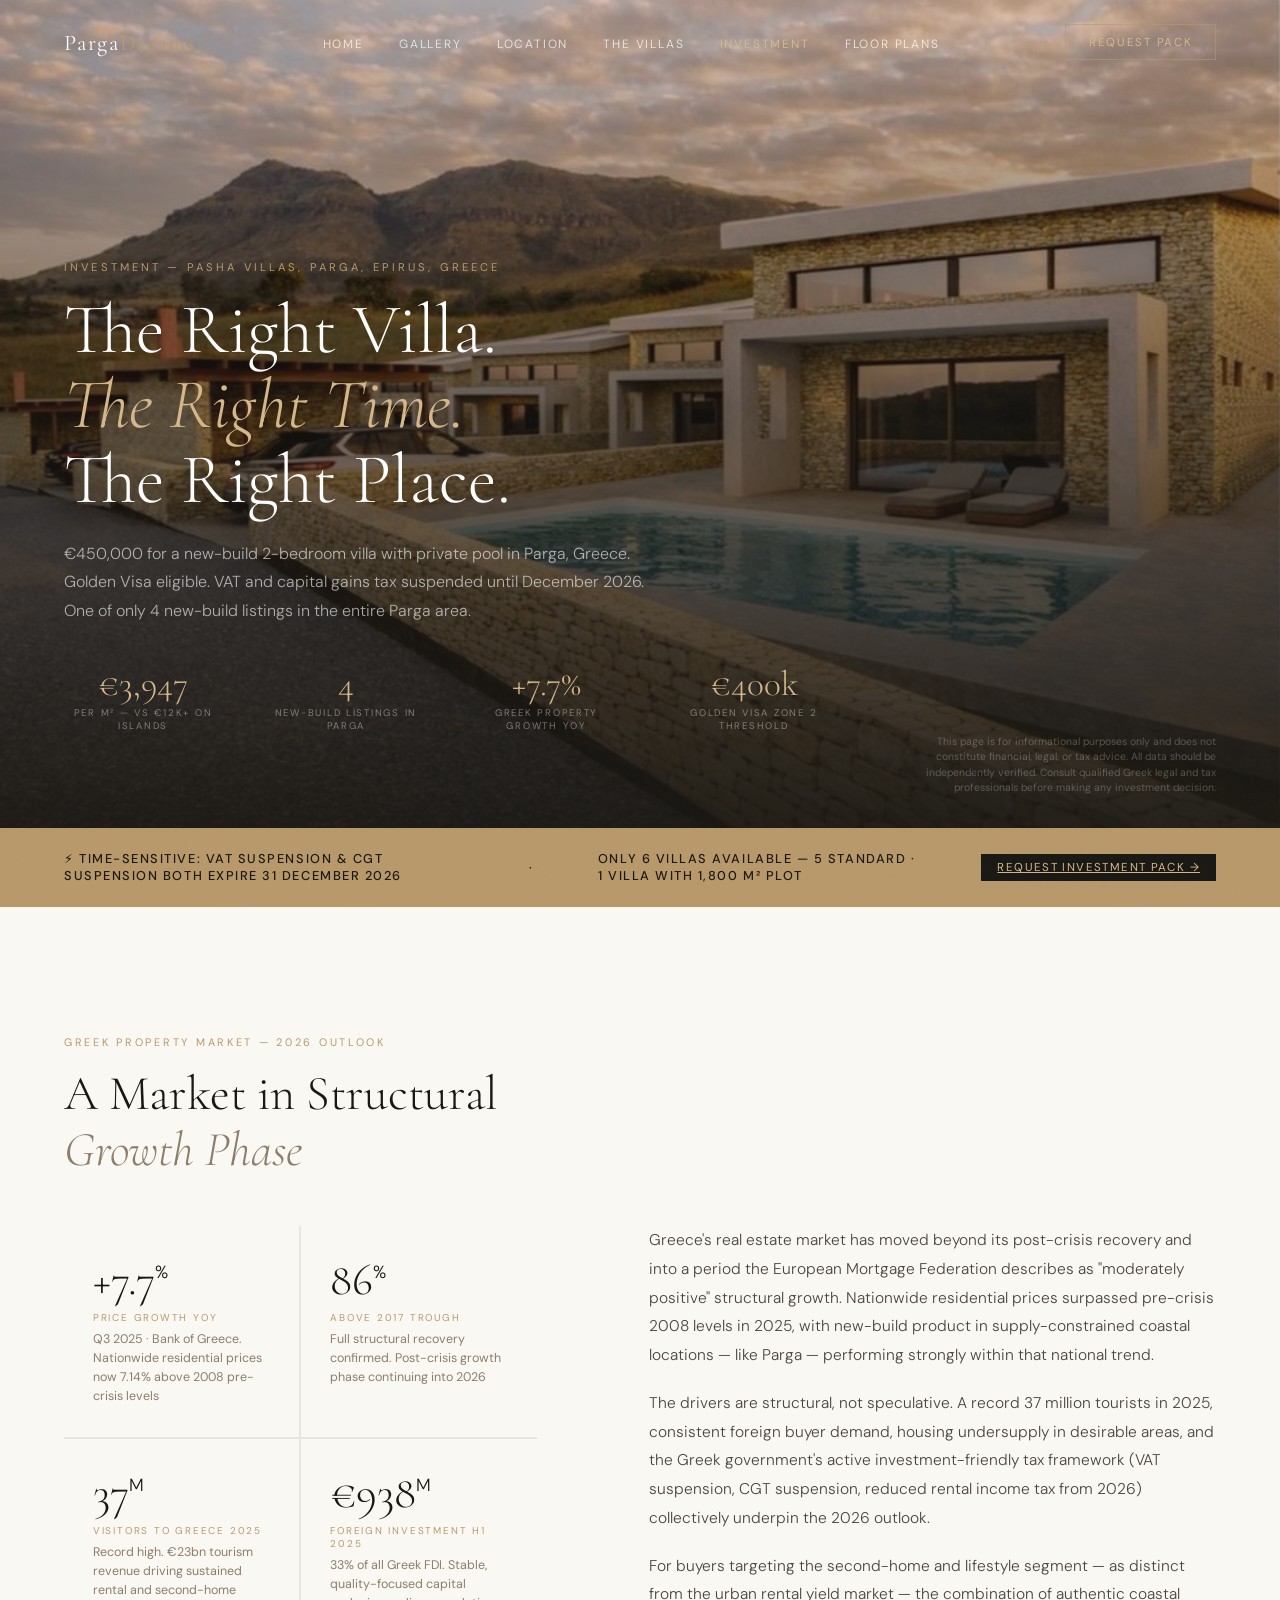
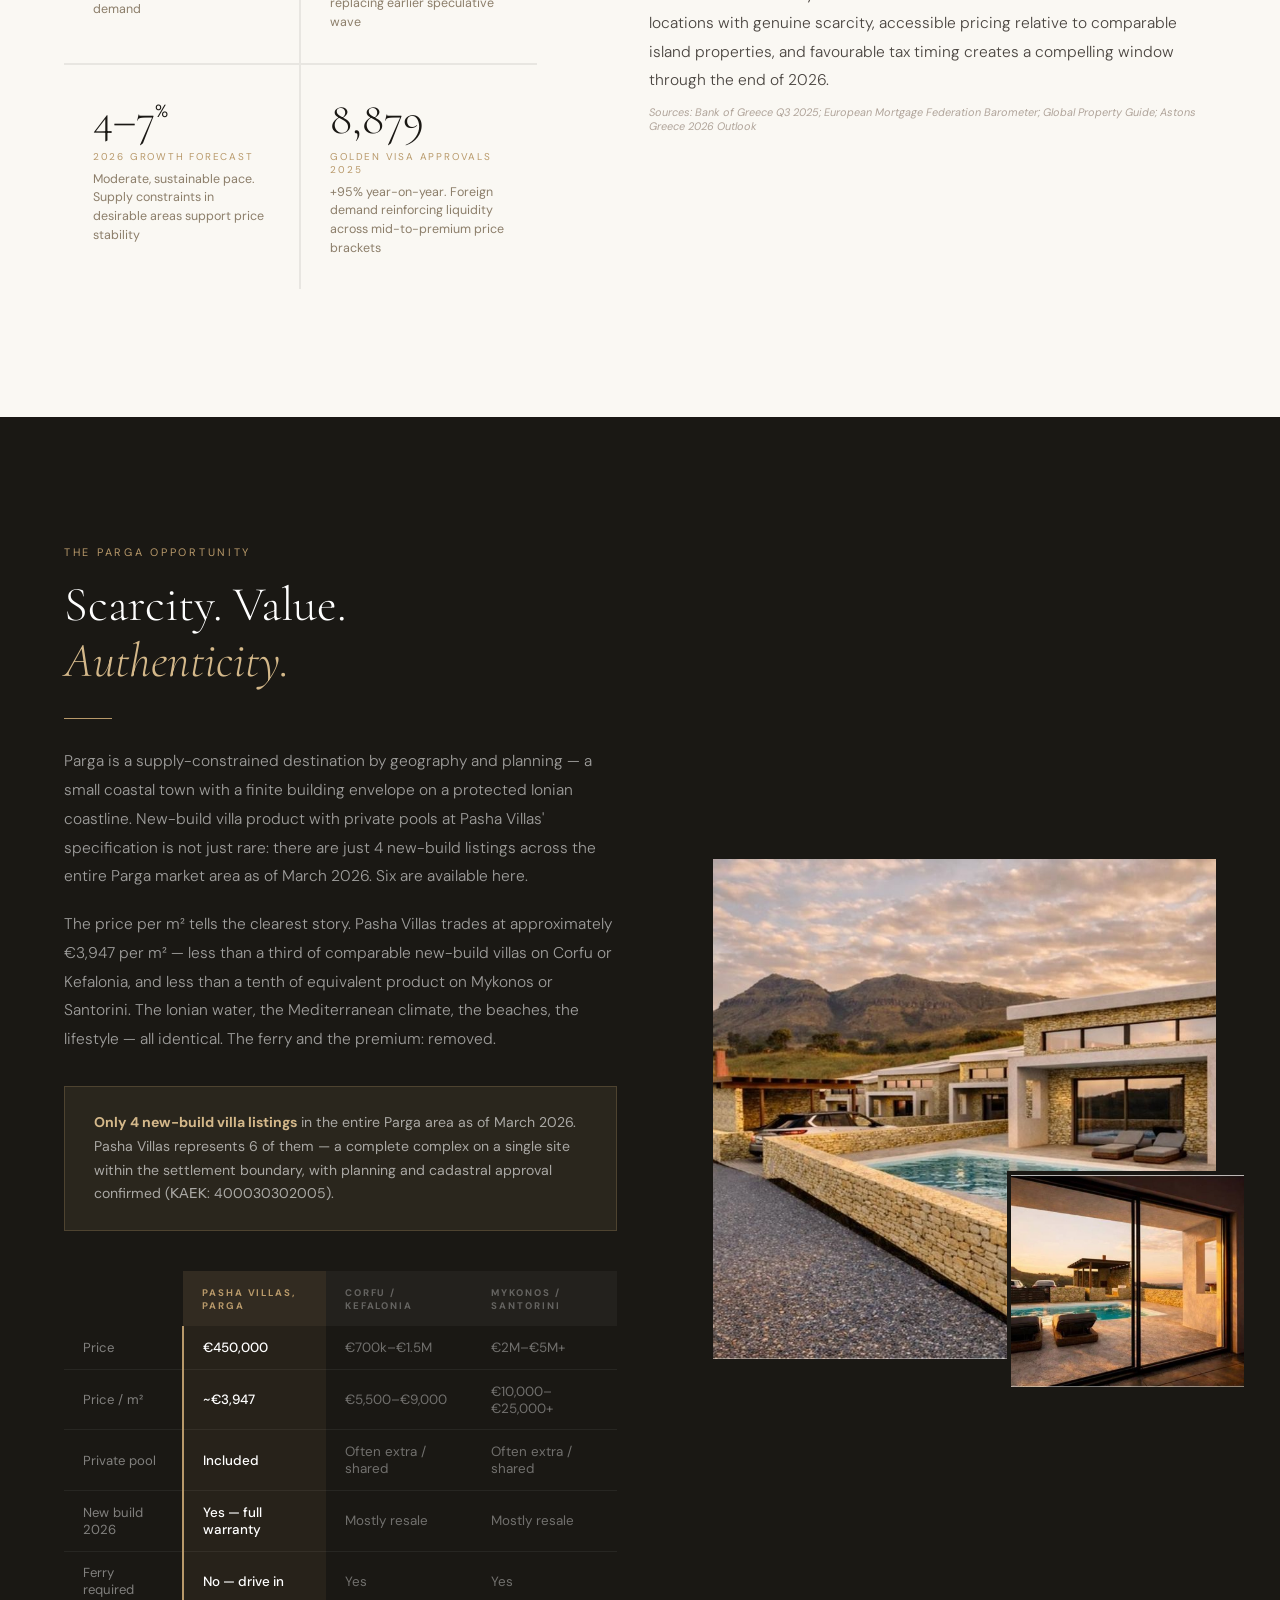
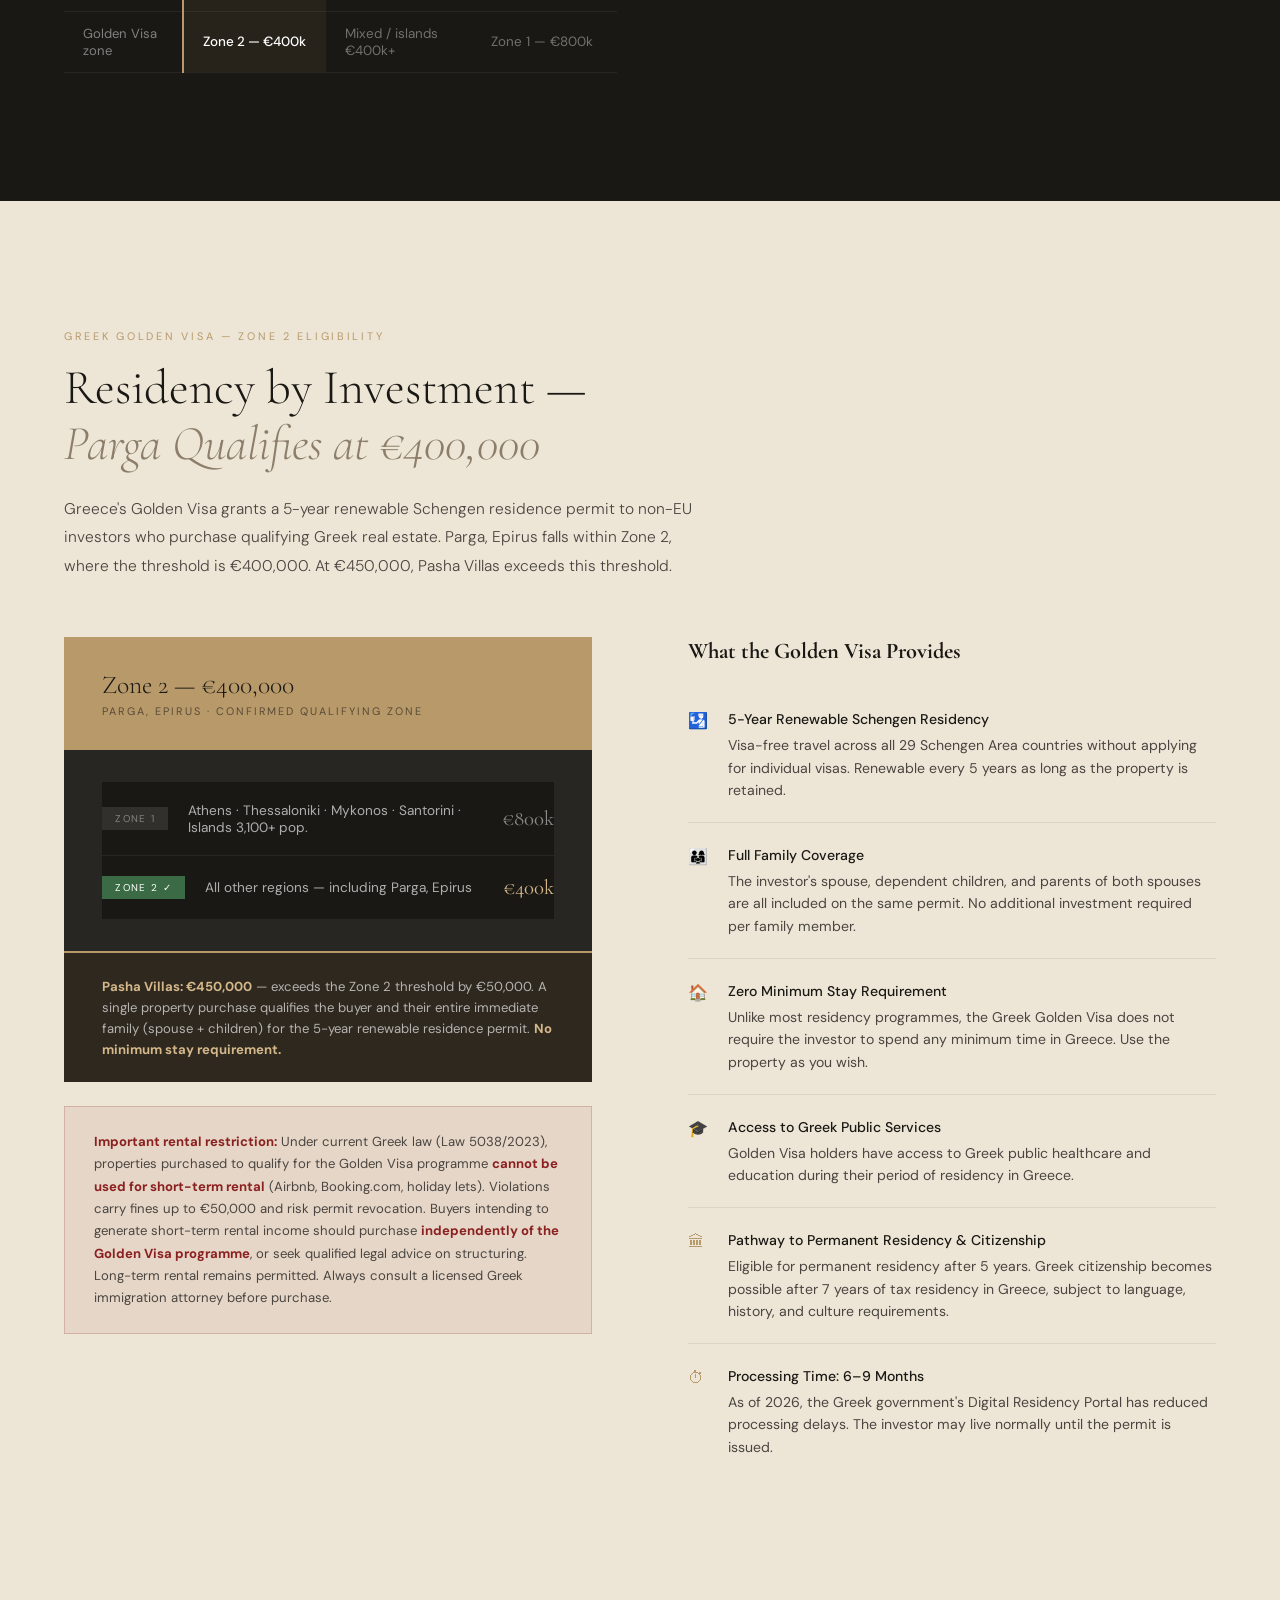
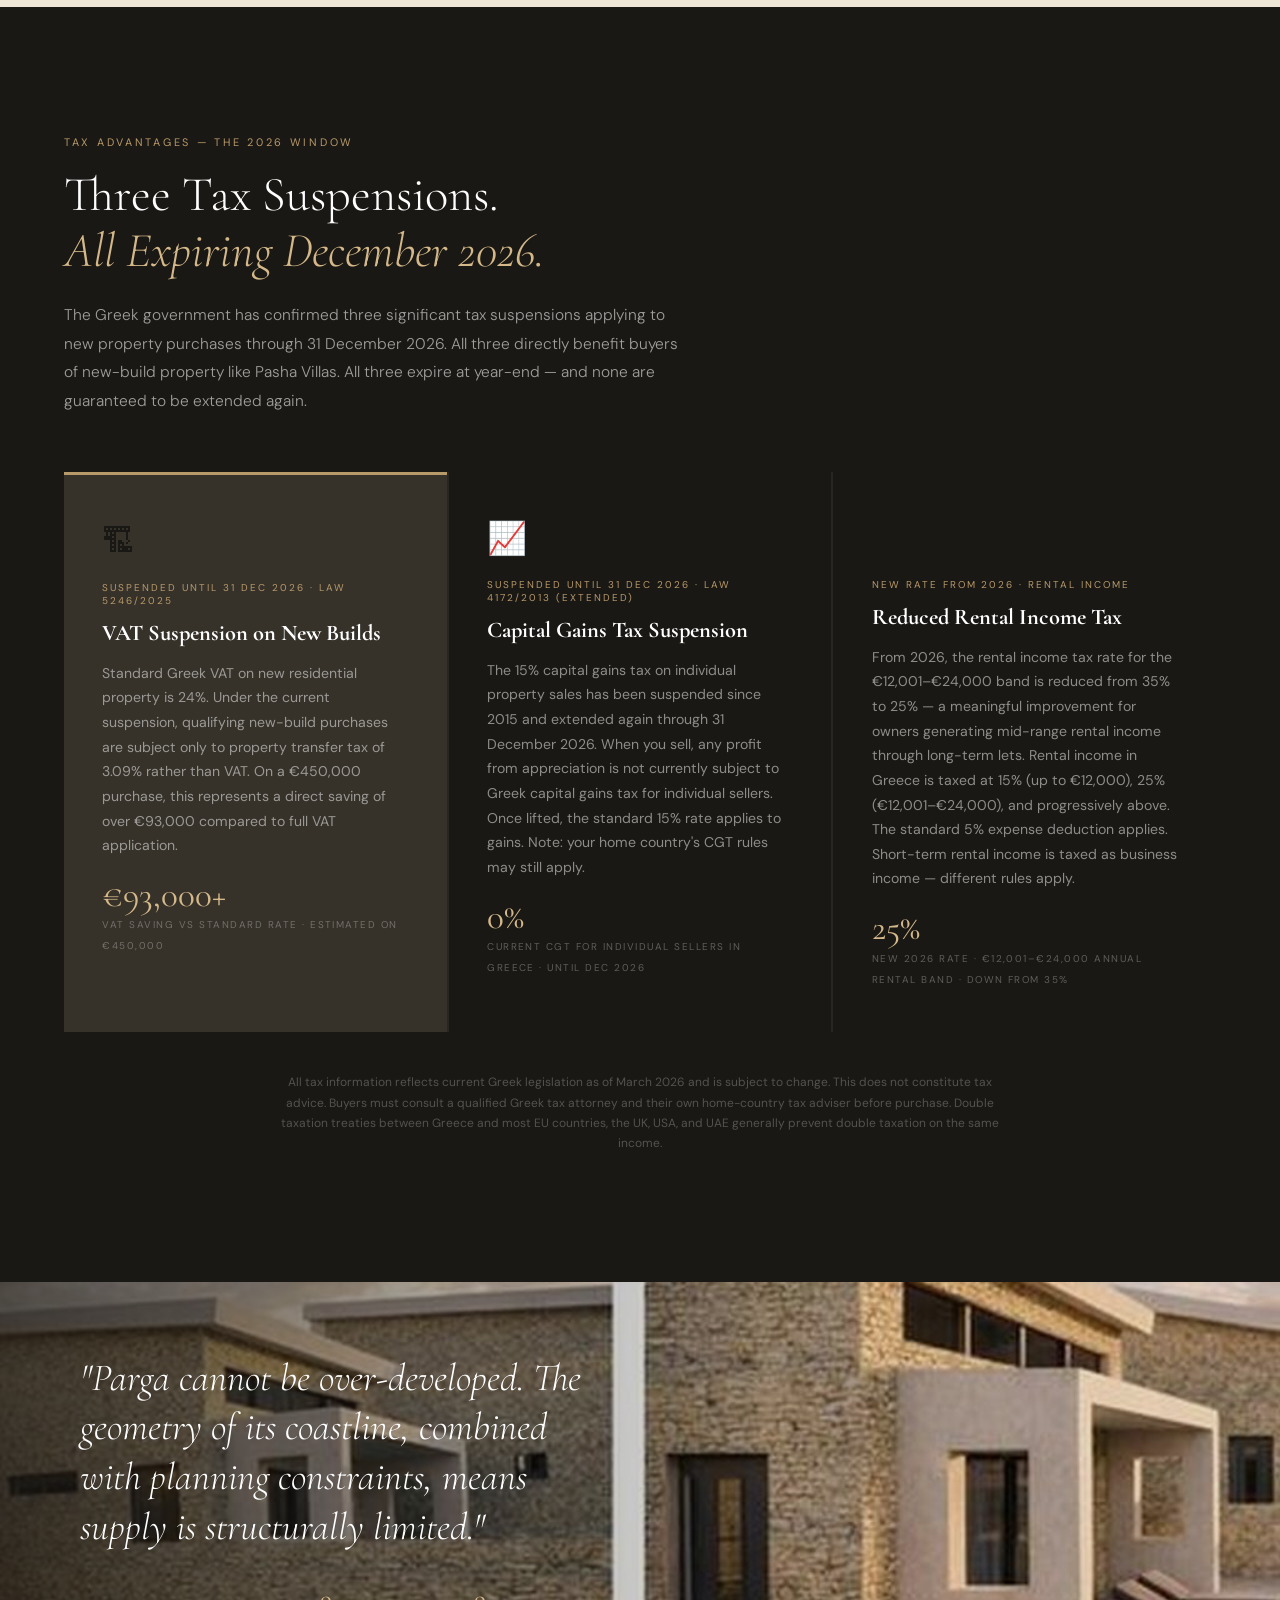
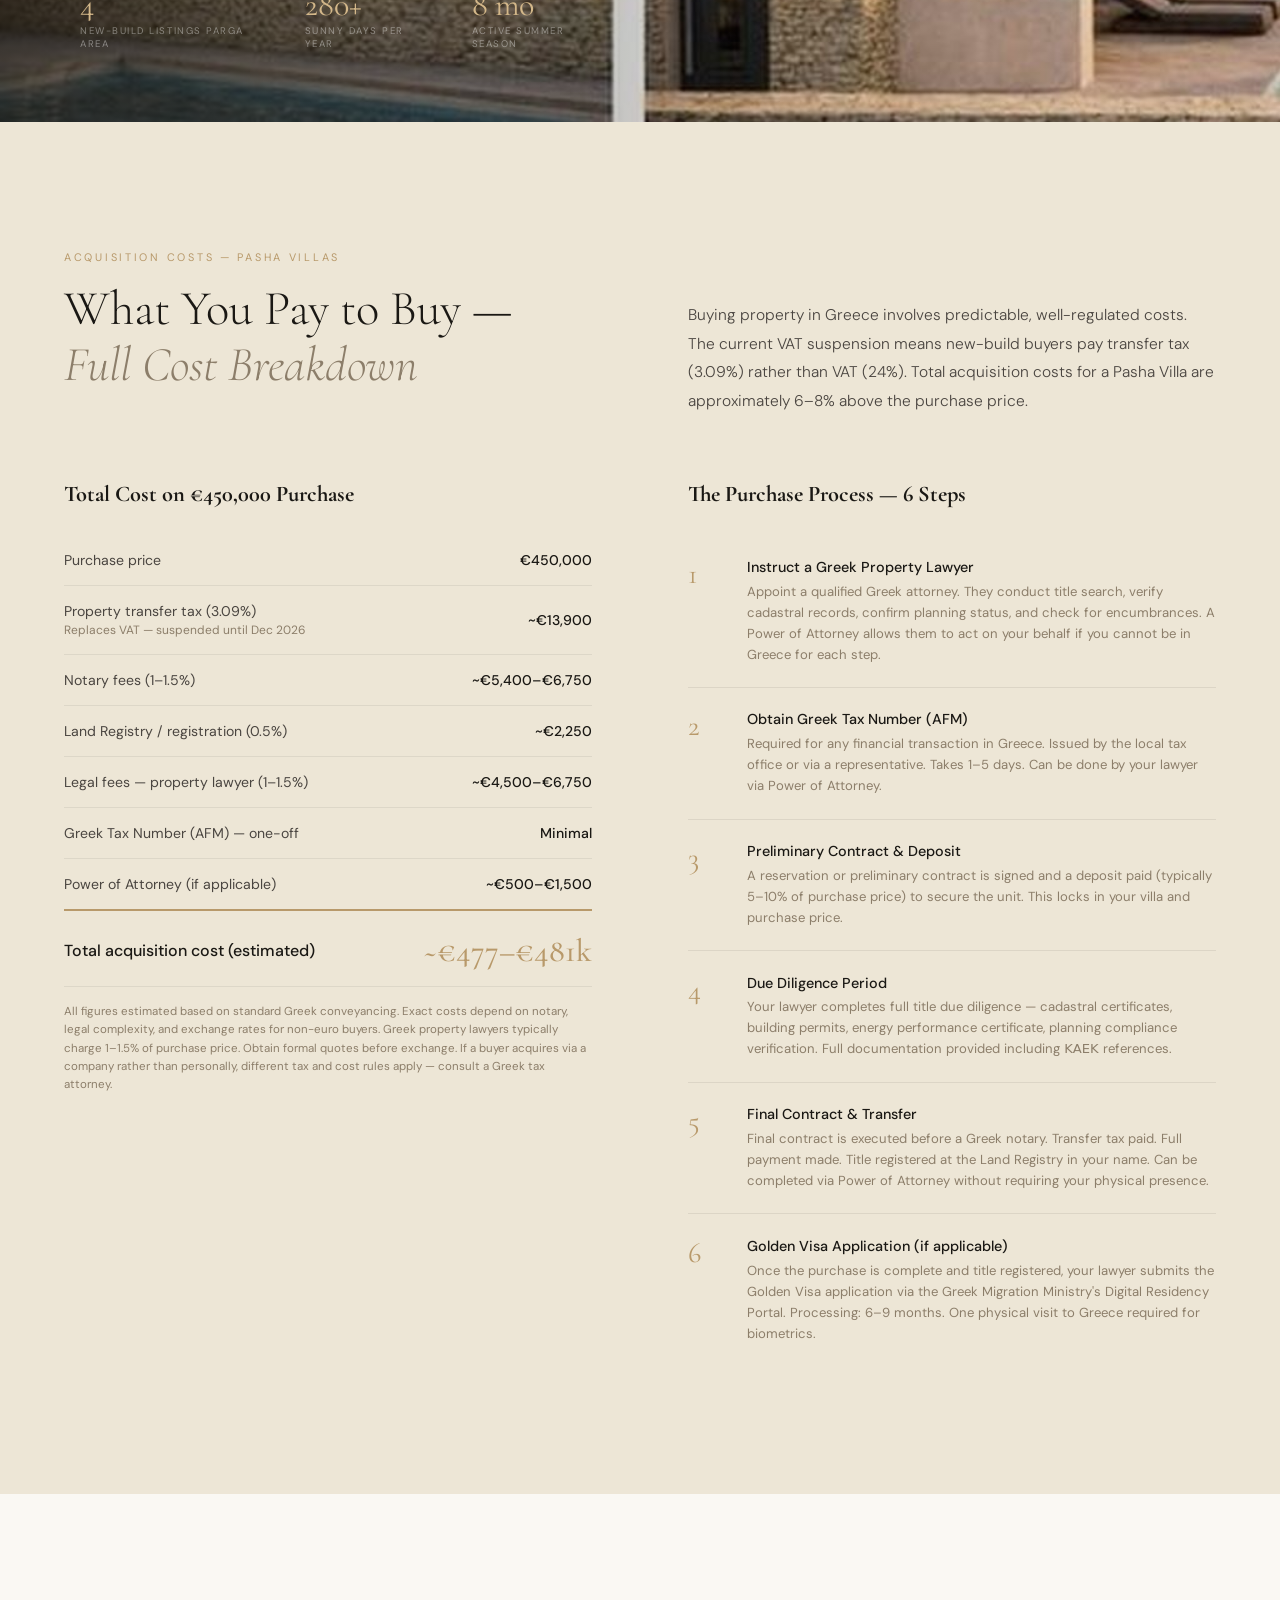
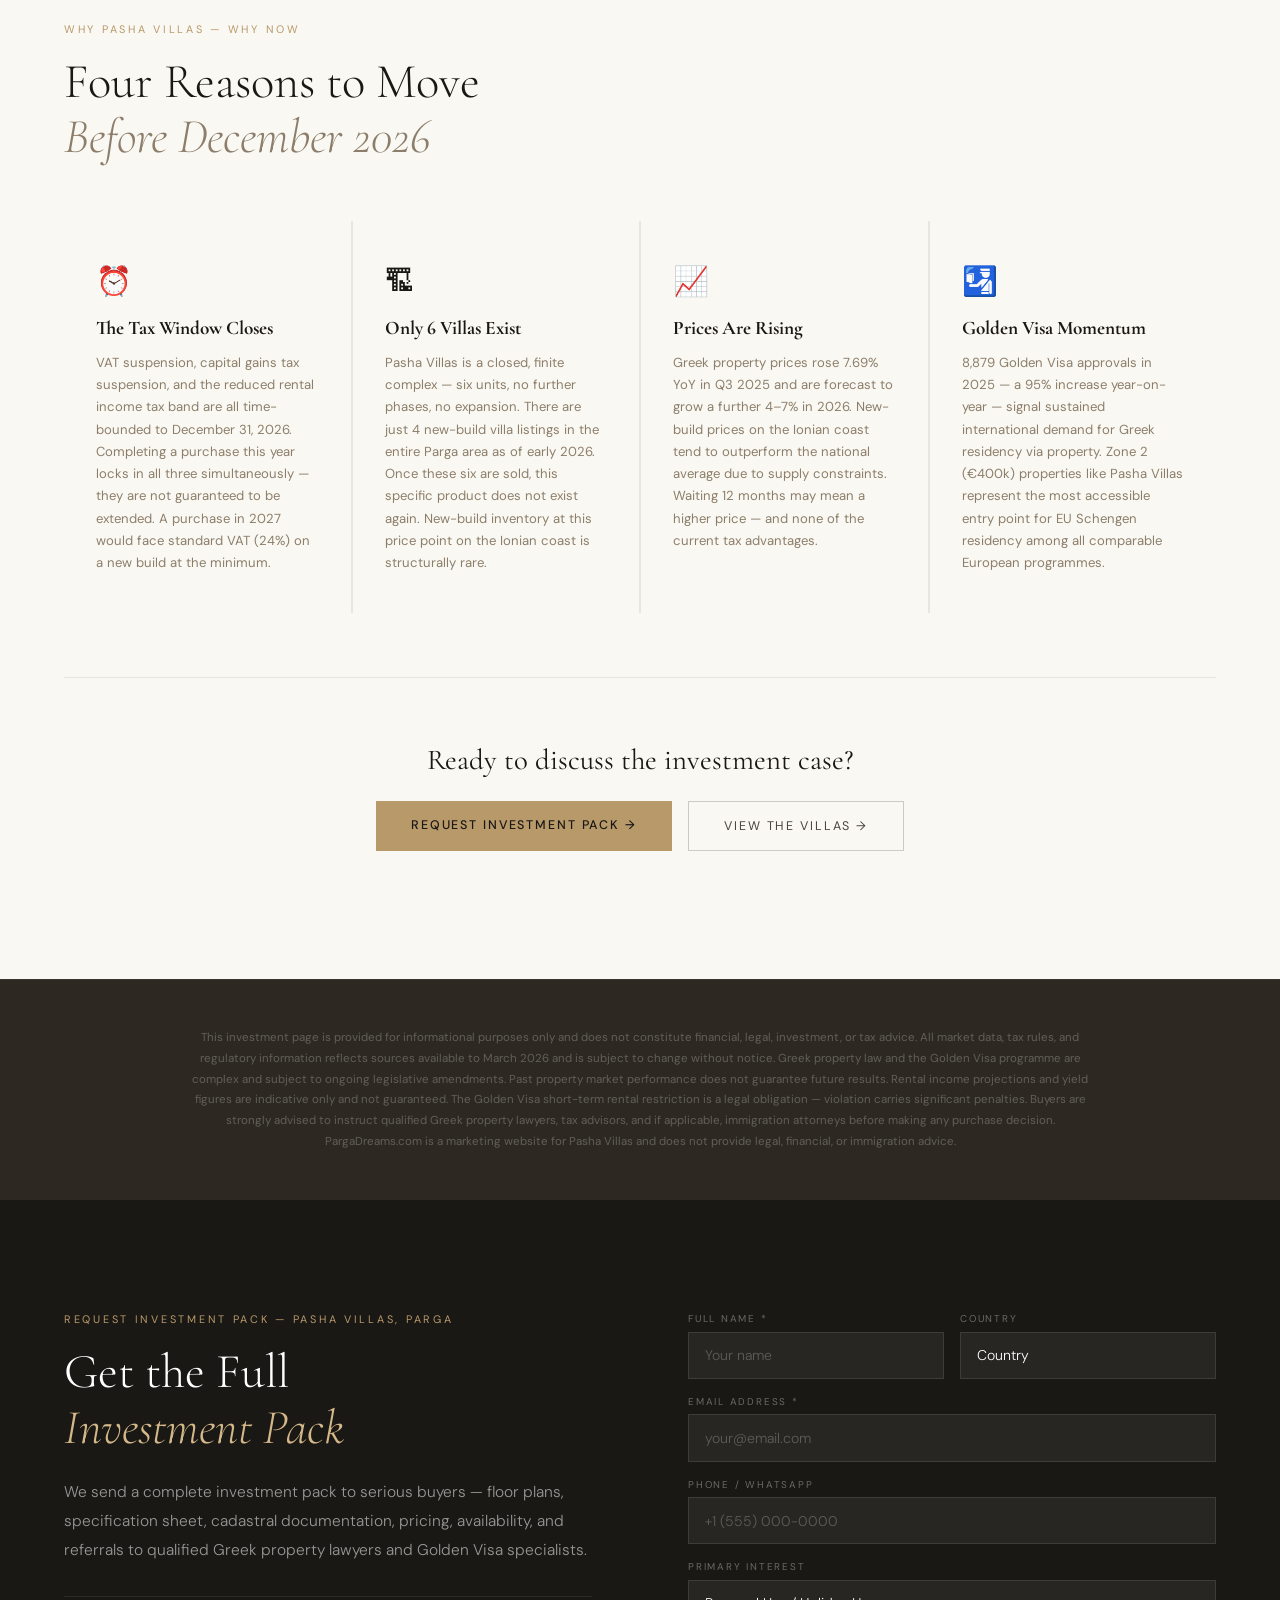
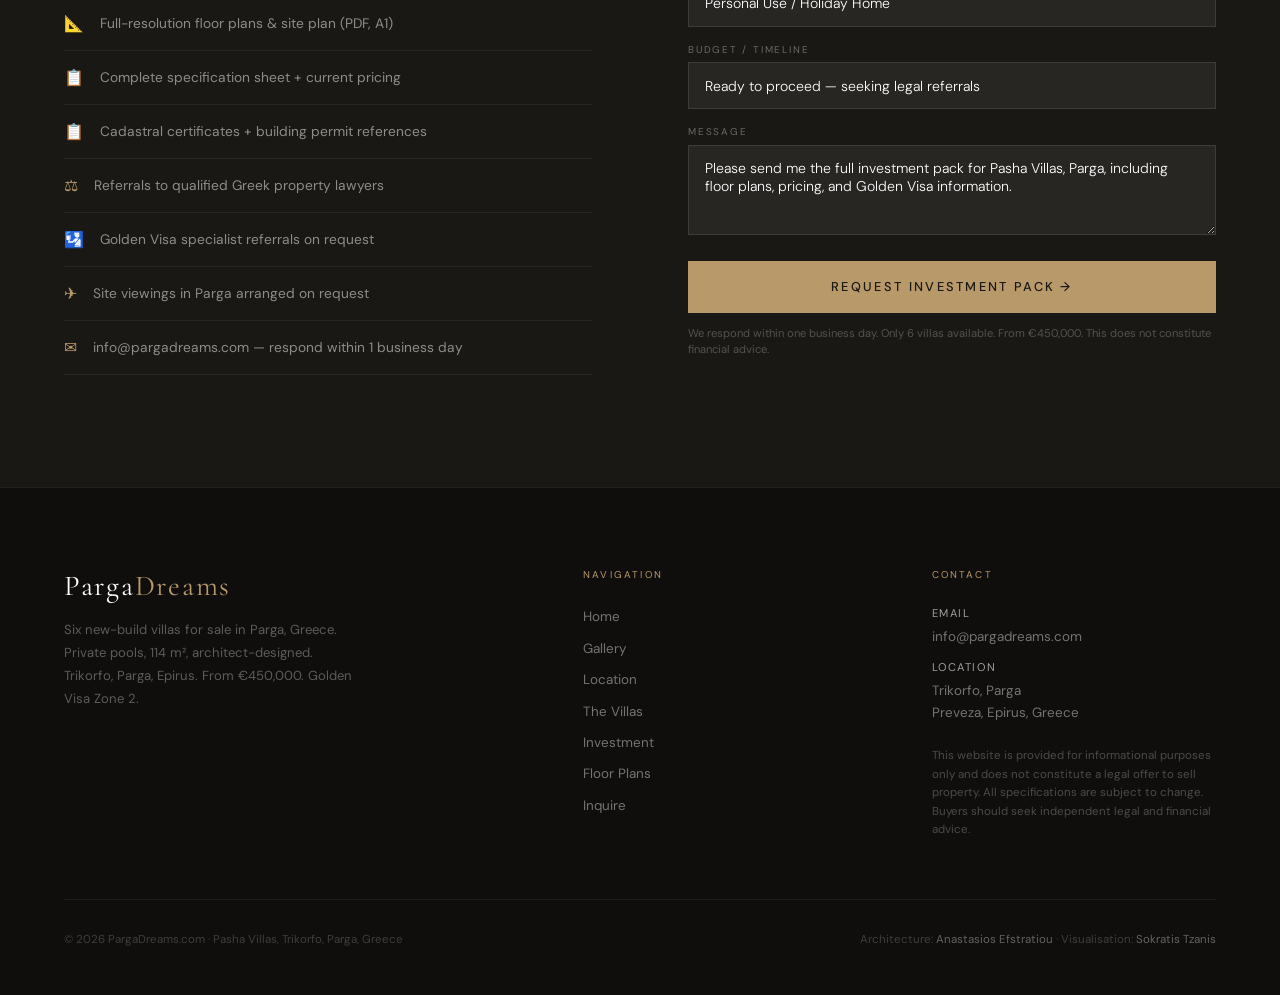
<file: investment_page.html>
<!DOCTYPE html>
<html lang="en">
<head>
<meta charset="UTF-8">
<meta name="viewport" content="width=device-width, initial-scale=1.0">
<title>Investment — Pasha Villas Parga Greece | Property Investment 2026 | PargaDreams.com</title>
<meta name="description" content="Invest in Pasha Villas, Parga, Greece. €450,000 new-build villa — Golden Visa eligible (Zone 2 €400k threshold), VAT & CGT suspended until Dec 2026, only 4 new-build listings in Parga. €3,947/m² vs €5,500–€12,000+ on islands.">
<link rel="canonical" href="https://www.pargadreams.com/investment/">
<meta property="og:title" content="Investment — Pasha Villas, Parga, Greece | €450,000 New Build">
<meta property="og:description" content="Greece Golden Visa Zone 2 (€400k threshold). VAT & CGT suspended Dec 2026. 4 new-build listings in Parga. €3,947/m² vs €12,000+ on islands. From €450,000.">
<link rel="preconnect" href="https://fonts.googleapis.com">
<link rel="preconnect" href="https://fonts.gstatic.com" crossorigin>
<link href="https://fonts.googleapis.com/css2?family=Cormorant+Garamond:ital,wght@0,300;0,400;0,500;1,300;1,400&family=DM+Sans:wght@300;400;500&display=swap" rel="stylesheet">
<script type="application/ld+json">
{
  "@context":"https://schema.org","@type":"RealEstateListing",
  "name":"Pasha Villas Investment — Parga, Greece",
  "description":"Investment-grade new-build villa. €450,000. Golden Visa eligible. VAT suspended. Capital gains tax suspended. 4 new-build listings in Parga.",
  "url":"https://www.pargadreams.com/investment/",
  "offers":{"@type":"Offer","price":"450000","priceCurrency":"EUR","availability":"https://schema.org/LimitedAvailability"},
  "address":{"@type":"PostalAddress","streetAddress":"Trikorfo","addressLocality":"Parga","addressRegion":"Epirus","addressCountry":"GR"}
}
</script>
<style>
*,*::before,*::after{box-sizing:border-box;margin:0;padding:0}
:root{
  --sand:#f5f0e8;--sand-dark:#ede6d6;--charcoal:#1a1814;--charcoal-mid:#2d2922;
  --gold:#b8996a;--gold-light:#d4b88a;--stone:#8c7e6a;--stone-light:#b0a49a;
  --cream:#faf8f3;--text-dark:#1a1814;--text-mid:#4a4540;--text-light:#8c7e6a;
  --green:#3a6b45;--green-light:#4a8c58;--red:#8b2020;
  --font-display:'Cormorant Garamond',Georgia,serif;
  --font-body:'DM Sans',system-ui,sans-serif;
}
html{scroll-behavior:smooth}
body{font-family:var(--font-body);background:var(--cream);color:var(--text-dark);overflow-x:hidden}
body::before{content:'';position:fixed;inset:0;background-image:url("data:image/svg+xml,%3Csvg viewBox='0 0 256 256' xmlns='http://www.w3.org/2000/svg'%3E%3Cfilter id='n'%3E%3CfeTurbulence type='fractalNoise' baseFrequency='0.9' numOctaves='4' stitchTiles='stitch'/%3E%3C/filter%3E%3Crect width='100%25' height='100%25' filter='url(%23n)' opacity='0.04'/%3E%3C/svg%3E");pointer-events:none;z-index:9999;opacity:.5}

/* NAV */
nav{position:fixed;top:0;left:0;right:0;z-index:100;padding:1.5rem 4rem;display:flex;align-items:center;justify-content:space-between;transition:all .4s ease}
nav.scrolled{background:rgba(26,24,20,.96);backdrop-filter:blur(12px);padding:1rem 4rem;box-shadow:0 1px 0 rgba(184,153,106,.15)}
.nav-logo{font-family:var(--font-display);font-size:1.4rem;font-weight:400;letter-spacing:.08em;color:#fff;text-decoration:none}
.nav-logo span{color:var(--gold)}
.nav-links{display:flex;gap:2.5rem;list-style:none}
.nav-links a{font-size:.78rem;letter-spacing:.15em;text-transform:uppercase;color:rgba(255,255,255,.7);text-decoration:none;transition:color .2s}
.nav-links a:hover,.nav-links a.active{color:var(--gold-light)}
.nav-cta{background:var(--gold);border:none;color:var(--charcoal);font-family:var(--font-body);font-size:.75rem;font-weight:500;letter-spacing:.15em;text-transform:uppercase;padding:.65rem 1.6rem;cursor:pointer;transition:all .3s;text-decoration:none}
.nav-cta:hover{background:var(--gold-light)}

/* HERO */
.hero{position:relative;height:92vh;min-height:640px;overflow:hidden;display:flex;align-items:flex-end}
.hero-img{position:absolute;inset:0;width:100%;height:100%;object-fit:cover;object-position:center 45%}
.hero-overlay{position:absolute;inset:0;background:linear-gradient(to top,rgba(26,24,20,.95) 0%,rgba(26,24,20,.55) 55%,rgba(26,24,20,.15) 100%)}
.hero-content{position:relative;z-index:2;padding:0 4rem 6rem;max-width:900px}
.hero-eyebrow{font-size:.7rem;letter-spacing:.28em;text-transform:uppercase;color:var(--gold);margin-bottom:1.2rem;opacity:0;animation:fadeUp .8s ease .3s forwards}
.hero-title{font-family:var(--font-display);font-size:clamp(3rem,5.5vw,5.5rem);font-weight:300;line-height:1.06;color:#fff;margin-bottom:1.4rem;opacity:0;animation:fadeUp .9s ease .5s forwards}
.hero-title em{font-style:italic;color:var(--gold-light)}
.hero-sub{font-size:1rem;font-weight:300;color:rgba(255,255,255,.62);line-height:1.8;max-width:600px;opacity:0;animation:fadeUp .9s ease .7s forwards}
.hero-metrics{display:flex;gap:3rem;margin-top:2.5rem;opacity:0;animation:fadeUp .9s ease .9s forwards}
.hm-item{text-align:center}
.hm-num{font-family:var(--font-display);font-size:2.2rem;font-weight:300;color:var(--gold-light);display:block;line-height:1}
.hm-label{font-size:.6rem;letter-spacing:.18em;text-transform:uppercase;color:rgba(255,255,255,.4);display:block;margin-top:.3rem}
.hero-disclaimer{position:absolute;bottom:2rem;right:4rem;font-size:.65rem;color:rgba(255,255,255,.25);max-width:320px;text-align:right;line-height:1.5}

/* OPPORTUNITY STRIP */
.opp-strip{background:var(--gold);padding:1.4rem 4rem}
.opp-inner{display:flex;gap:4rem;align-items:center;justify-content:space-between}
.opp-text{font-size:.8rem;font-weight:500;letter-spacing:.12em;text-transform:uppercase;color:var(--charcoal)}
.opp-tag{font-size:.72rem;background:var(--charcoal);color:var(--gold-light);padding:.4rem 1rem;letter-spacing:.12em;text-transform:uppercase;white-space:nowrap}

/* SHARED */
.section-eyebrow{font-size:.68rem;letter-spacing:.25em;text-transform:uppercase;color:var(--gold);margin-bottom:1.1rem}
.section-title{font-family:var(--font-display);font-size:clamp(2rem,3.8vw,3.2rem);font-weight:300;line-height:1.15;color:var(--charcoal);margin-bottom:1.4rem}
.section-title em{font-style:italic;color:var(--stone)}
.section-body{font-size:.97rem;font-weight:300;line-height:1.85;color:var(--text-mid)}
.gold-rule{width:48px;height:1px;background:var(--gold);margin:1.8rem 0}
.white-title{color:#fff}.white-body{color:rgba(255,255,255,.58)}.white-rule{background:var(--gold)}
.btn-gold{display:inline-block;background:var(--gold);color:var(--charcoal);font-family:var(--font-body);font-size:.78rem;font-weight:500;letter-spacing:.15em;text-transform:uppercase;padding:1rem 2.2rem;text-decoration:none;transition:background .3s}
.btn-gold:hover{background:var(--gold-light)}
.btn-outline{display:inline-block;background:transparent;color:rgba(255,255,255,.7);border:1px solid rgba(255,255,255,.3);font-family:var(--font-body);font-size:.78rem;letter-spacing:.15em;text-transform:uppercase;padding:1rem 2.2rem;text-decoration:none;transition:all .3s}
.btn-outline:hover{border-color:var(--gold-light);color:var(--gold-light)}

/* MARKET OVERVIEW */
.market-section{padding:8rem 4rem;background:var(--cream)}
.market-grid{display:grid;grid-template-columns:1fr 1.2fr;gap:7rem;align-items:start;margin-top:3rem}
.market-stats{display:grid;grid-template-columns:1fr 1fr;gap:2px;background:rgba(26,24,20,.08)}
.mstat{background:var(--cream);padding:2rem 1.8rem}
.mstat-num{font-family:var(--font-display);font-size:2.8rem;font-weight:300;color:var(--charcoal);line-height:1;margin-bottom:.5rem}
.mstat-num sup{font-size:1.1rem;font-family:var(--font-body);vertical-align:super}
.mstat-label{font-size:.62rem;letter-spacing:.18em;text-transform:uppercase;color:var(--gold)}
.mstat-note{font-size:.78rem;color:var(--stone);margin-top:.4rem;line-height:1.5}
.market-text .section-body + .section-body{margin-top:1.2rem}
.source-tag{font-size:.68rem;color:var(--stone-light);margin-top:.6rem;font-style:italic}

/* PARGA CASE */
.parga-section{padding:8rem 4rem;background:var(--charcoal)}
.parga-inner{display:grid;grid-template-columns:1.1fr 1fr;gap:6rem;align-items:center}
.parga-section .section-title{color:#fff}
.parga-img-stack{position:relative}
.parga-img-main{width:100%;height:500px;object-fit:cover;display:block}
.parga-img-inset{position:absolute;bottom:-2rem;right:-2rem;width:48%;height:220px;object-fit:cover;border:4px solid var(--charcoal)}
.parga-value-table{margin-top:2.5rem;width:100%;border-collapse:collapse}
.pvt th{font-size:.6rem;letter-spacing:.2em;text-transform:uppercase;padding:.9rem 1.2rem;text-align:left}
.pvt th.gold-col{background:rgba(184,153,106,.15);color:var(--gold)}
.pvt th.grey-col{color:rgba(255,255,255,.3);background:rgba(255,255,255,.04)}
.pvt td{padding:.8rem 1.2rem;font-size:.84rem;border-bottom:1px solid rgba(255,255,255,.06)}
.pvt td.gold-val{background:rgba(184,153,106,.08);color:#fff;font-weight:500;border-left:2px solid var(--gold)}
.pvt td.grey-val{color:rgba(255,255,255,.38)}
.rarity-band{background:rgba(184,153,106,.1);border:1px solid rgba(184,153,106,.25);padding:1.5rem 1.8rem;margin-top:2rem}
.rarity-band p{font-size:.88rem;color:rgba(255,255,255,.6);line-height:1.7}
.rarity-band strong{color:var(--gold-light)}

/* GOLDEN VISA */
.visa-section{padding:8rem 4rem;background:var(--sand-dark)}
.visa-grid{display:grid;grid-template-columns:1fr 1fr;gap:6rem;align-items:start;margin-top:3.5rem}
.visa-card{background:var(--charcoal);padding:0}
.visa-card-header{padding:2rem 2.4rem;background:var(--gold)}
.visa-card-header-title{font-family:var(--font-display);font-size:1.6rem;color:var(--charcoal);font-weight:300}
.visa-card-header-sub{font-size:.68rem;letter-spacing:.18em;text-transform:uppercase;color:rgba(26,24,20,.6);margin-top:.3rem}
.visa-zones{padding:2rem 2.4rem;display:grid;gap:1px;background:rgba(255,255,255,.06)}
.zone-row{background:var(--charcoal);padding:1.2rem 0;display:flex;align-items:center;gap:1.2rem}
.zone-tag{font-size:.62rem;letter-spacing:.14em;text-transform:uppercase;padding:.3rem .8rem;flex-shrink:0}
.zone-tag.zone-b{background:var(--green);color:#fff}
.zone-tag.zone-a{background:rgba(255,255,255,.1);color:rgba(255,255,255,.4)}
.zone-name{font-size:.85rem;color:rgba(255,255,255,.65);flex:1}
.zone-price{font-family:var(--font-display);font-size:1.3rem;color:rgba(255,255,255,.5);flex-shrink:0}
.zone-price.highlight{color:var(--gold-light)}
.pasha-zone{background:rgba(184,153,106,.12);padding:1.4rem 2.4rem;border-top:2px solid var(--gold)}
.pasha-zone-text{font-size:.82rem;color:rgba(255,255,255,.65);line-height:1.6}
.pasha-zone-text strong{color:var(--gold-light)}
.visa-benefits{display:grid;gap:0}
.vbenefit{display:flex;gap:1rem;padding:1.3rem 0;border-bottom:1px solid rgba(26,24,20,.08)}
.vbenefit:last-child{border-bottom:none}
.vb-icon{color:var(--gold);font-size:1rem;flex-shrink:0;width:1.5rem;margin-top:.1rem}
.vb-text{font-size:.88rem;color:var(--text-mid);line-height:1.6}
.vb-title{font-weight:500;color:var(--text-dark);display:block;margin-bottom:.2rem}
.visa-warning{margin-top:2rem;background:rgba(139,32,32,.08);border:1px solid rgba(139,32,32,.2);padding:1.5rem 1.8rem}
.visa-warning p{font-size:.82rem;color:var(--text-mid);line-height:1.7}
.visa-warning strong{color:var(--red)}

/* TAX WINDOW */
.tax-section{padding:8rem 4rem;background:var(--charcoal)}
.tax-grid{display:grid;grid-template-columns:repeat(3,1fr);gap:2px;background:rgba(255,255,255,.06);margin-top:3.5rem}
.tax-card{background:var(--charcoal);padding:2.8rem 2.4rem}
.tax-card.featured{background:rgba(184,153,106,.1);border-top:3px solid var(--gold)}
.tax-icon{font-size:2rem;display:block;margin-bottom:1.2rem}
.tax-deadline{font-size:.62rem;letter-spacing:.2em;text-transform:uppercase;color:var(--gold);margin-bottom:.8rem;display:block}
.tax-title{font-family:var(--font-display);font-size:1.4rem;color:#fff;margin-bottom:.9rem;line-height:1.2}
.tax-body{font-size:.88rem;color:rgba(255,255,255,.5);line-height:1.75}
.tax-saving{font-family:var(--font-display);font-size:2.2rem;color:var(--gold-light);margin-top:1.2rem;display:block;line-height:1}
.tax-saving-label{font-size:.62rem;letter-spacing:.15em;text-transform:uppercase;color:rgba(255,255,255,.3)}
.tax-bottom-note{text-align:center;margin-top:2.5rem;font-size:.75rem;color:rgba(255,255,255,.25);line-height:1.7;max-width:720px;margin-left:auto;margin-right:auto}

/* BUYING COSTS */
.costs-section{padding:8rem 4rem;background:var(--sand-dark)}
.costs-grid{display:grid;grid-template-columns:1fr 1fr;gap:6rem;margin-top:3.5rem}
.cost-table{width:100%;border-collapse:collapse}
.cost-table tr{border-bottom:1px solid rgba(26,24,20,.07)}
.cost-table td{padding:1rem 0;font-size:.88rem}
.cost-table td:first-child{color:var(--text-mid)}
.cost-table td:last-child{text-align:right;font-weight:500;color:var(--charcoal)}
.cost-table tr.total-row td{border-top:2px solid var(--gold);border-bottom:none;padding-top:1.2rem;font-size:1rem}
.cost-table tr.total-row td:first-child{color:var(--charcoal);font-weight:500}
.cost-total{font-family:var(--font-display);font-size:2rem;color:var(--gold)}
.process-steps{display:grid;gap:0}
.pstep{display:flex;gap:1.5rem;padding:1.4rem 0;border-bottom:1px solid rgba(26,24,20,.08)}
.pstep:last-child{border-bottom:none}
.pstep-num{font-family:var(--font-display);font-size:1.8rem;color:var(--gold);flex-shrink:0;width:2.2rem;line-height:1.1}
.pstep-content{}
.pstep-title{font-size:.9rem;font-weight:500;color:var(--charcoal);margin-bottom:.3rem}
.pstep-body{font-size:.82rem;color:var(--stone);line-height:1.6}

/* IMAGE BREAK */
.img-break{height:440px;position:relative;overflow:hidden}
.img-break img{width:100%;height:100%;object-fit:cover;object-position:center 50%}
.img-break-overlay{position:absolute;inset:0;background:linear-gradient(to right,rgba(26,24,20,.75) 0%,rgba(26,24,20,.1) 60%)}
.img-break-text{position:absolute;inset:0;display:flex;align-items:center;padding:0 5rem}
.img-break-quote{max-width:520px}
.ibq-text{font-family:var(--font-display);font-size:clamp(1.6rem,3vw,2.6rem);font-weight:300;color:#fff;line-height:1.3;font-style:italic}
.ibq-stat{display:flex;gap:3rem;margin-top:2rem}
.ibq-stat-item{}
.ibq-num{font-family:var(--font-display);font-size:2rem;color:var(--gold-light)}
.ibq-label{font-size:.6rem;letter-spacing:.16em;text-transform:uppercase;color:rgba(255,255,255,.4)}

/* WHY NOW */
.why-section{padding:8rem 4rem;background:var(--cream)}
.why-grid{display:grid;grid-template-columns:repeat(4,1fr);gap:2px;background:rgba(26,24,20,.08);margin-top:3.5rem}
.why-card{background:var(--cream);padding:2.4rem 2rem;border-top:2px solid transparent;transition:border-color .3s}
.why-card:hover{border-top-color:var(--gold)}
.why-icon{font-size:1.8rem;margin-bottom:1.1rem;display:block}
.why-title{font-family:var(--font-display);font-size:1.2rem;color:var(--charcoal);margin-bottom:.7rem;line-height:1.2}
.why-body{font-size:.82rem;color:var(--stone);line-height:1.7}
.why-cta-band{text-align:center;margin-top:4rem;padding-top:4rem;border-top:1px solid rgba(26,24,20,.08)}

/* DISCLAIMER SECTION */
.disclaimer-section{padding:3rem 4rem;background:var(--charcoal-mid);border-top:1px solid rgba(255,255,255,.06)}
.disclaimer-text{font-size:.72rem;color:rgba(255,255,255,.25);line-height:1.8;max-width:900px;margin:0 auto;text-align:center}

/* INQUIRY */
.inquiry-section{padding:7rem 4rem;background:var(--charcoal);display:grid;grid-template-columns:1fr 1fr;gap:6rem}
.inquiry-section .section-title{color:#fff}
.inq-points{margin-top:2rem;display:grid;gap:0;border-top:1px solid rgba(255,255,255,.08)}
.inq-point{display:flex;gap:1rem;padding:1rem 0;border-bottom:1px solid rgba(255,255,255,.06)}
.inq-icon{color:var(--gold);flex-shrink:0}
.inq-text{font-size:.86rem;color:rgba(255,255,255,.5);line-height:1.5}
.form-group{margin-bottom:1rem}
.form-group label{display:block;font-size:.62rem;letter-spacing:.18em;text-transform:uppercase;color:rgba(255,255,255,.35);margin-bottom:.4rem}
.form-group input,.form-group select,.form-group textarea{width:100%;background:rgba(255,255,255,.06);border:1px solid rgba(255,255,255,.1);color:#fff;font-family:var(--font-body);font-size:.88rem;font-weight:300;padding:.85rem 1rem;outline:none;transition:border-color .2s;appearance:none}
.form-group input:focus,.form-group select:focus,.form-group textarea:focus{border-color:var(--gold)}
.form-group input::placeholder,.form-group textarea::placeholder{color:rgba(255,255,255,.25)}
.form-group select option{background:var(--charcoal-mid)}
.form-group textarea{resize:vertical;min-height:90px}
.form-row{display:grid;grid-template-columns:1fr 1fr;gap:1rem}
.form-submit{width:100%;background:var(--gold);border:none;color:var(--charcoal);font-family:var(--font-body);font-size:.8rem;font-weight:500;letter-spacing:.18em;text-transform:uppercase;padding:1.1rem;cursor:pointer;transition:background .3s;margin-top:.3rem}
.form-submit:hover{background:var(--gold-light)}
.form-note{font-size:.7rem;color:rgba(255,255,255,.25);margin-top:.75rem;line-height:1.5}

/* FOOTER */
footer{background:#0f0e0c;padding:4rem 4rem 3rem;border-top:1px solid rgba(184,153,106,.12)}
.footer-inner{display:grid;grid-template-columns:1.5fr 1fr 1fr;gap:4rem;margin-bottom:3rem}
.footer-logo{font-family:var(--font-display);font-size:1.6rem;color:#fff;letter-spacing:.08em;margin-bottom:1rem;display:block}
.footer-logo span{color:var(--gold)}
.footer-tagline{font-size:.82rem;color:rgba(255,255,255,.28);line-height:1.7;max-width:280px}
.footer-col-title{font-size:.62rem;letter-spacing:.22em;text-transform:uppercase;color:var(--gold);margin-bottom:1.5rem}
.footer-links{list-style:none;display:grid;gap:.7rem}
.footer-links a{font-size:.84rem;color:rgba(255,255,255,.4);text-decoration:none;transition:color .2s}
.footer-links a:hover{color:var(--gold-light)}
.footer-bottom{border-top:1px solid rgba(255,255,255,.05);padding-top:2rem;display:flex;justify-content:space-between;align-items:center}
.footer-copy{font-size:.72rem;color:rgba(255,255,255,.18)}

@keyframes fadeUp{from{opacity:0;transform:translateY(24px)}to{opacity:1;transform:translateY(0)}}
@keyframes fadeIn{from{opacity:0}to{opacity:1}}

@media(max-width:900px){
  nav{padding:1.5rem 2rem}.nav-links{display:none}
  .hero-content{padding:0 2rem 4rem}
  .hero-metrics{flex-wrap:wrap;gap:1.5rem}
  .hero-disclaimer{display:none}
  .opp-inner{flex-direction:column;gap:1rem;padding:1.5rem 2rem}
  .market-grid,.parga-inner,.visa-grid,.costs-grid,.inquiry-section{grid-template-columns:1fr;gap:3rem}
  .market-section,.parga-section,.visa-section,.tax-section,.costs-section,.why-section{padding:5rem 2rem}
  .tax-grid{grid-template-columns:1fr}
  .why-grid{grid-template-columns:1fr 1fr}
  .market-stats{grid-template-columns:1fr 1fr}
  .parga-img-inset{display:none}
  .img-break-text{padding:0 2.5rem}
  .footer-inner{grid-template-columns:1fr;gap:2rem}
  .footer-bottom{flex-direction:column;gap:.5rem;text-align:center}
  .opp-strip{padding:1.5rem 2rem}
}
/* ── NAV ── */
nav{position:fixed;top:0;left:0;right:0;z-index:100;padding:1.5rem 4rem;display:flex;align-items:center;justify-content:space-between;transition:all .4s ease}
nav.scrolled{background:rgba(26,24,20,.96);backdrop-filter:blur(12px);padding:1rem 4rem;box-shadow:0 1px 0 rgba(184,153,106,.15)}
.nav-logo{font-family:var(--font-display);font-size:1.4rem;font-weight:400;letter-spacing:.08em;color:#fff;text-decoration:none}
.nav-logo span{color:var(--gold)}
.nav-links{display:flex;gap:2.2rem;list-style:none}
.nav-links a{font-size:.75rem;font-weight:400;letter-spacing:.15em;text-transform:uppercase;color:rgba(255,255,255,.7);text-decoration:none;transition:color .2s}
.nav-links a:hover,.nav-links a.active{color:var(--gold-light)}
.nav-cta{background:transparent;border:1px solid rgba(184,153,106,.6);color:var(--gold-light);font-family:var(--font-body);font-size:.72rem;font-weight:400;letter-spacing:.15em;text-transform:uppercase;padding:.6rem 1.4rem;cursor:pointer;transition:all .3s;text-decoration:none;white-space:nowrap}
.nav-cta:hover{background:var(--gold);border-color:var(--gold);color:var(--charcoal)}
/* ── FOOTER ── */
footer{background:#0f0e0c;padding:5rem 4rem 3rem;border-top:1px solid rgba(184,153,106,.12)}
.footer-inner{display:grid;grid-template-columns:1.6fr 1fr 1fr;gap:4rem;margin-bottom:3rem}
.footer-brand{}
.footer-logo{font-family:var(--font-display);font-size:1.8rem;font-weight:400;color:#fff;letter-spacing:.06em;margin-bottom:1rem;display:block;text-decoration:none}
.footer-logo span{color:var(--gold)}
.footer-tagline{font-size:.82rem;color:rgba(255,255,255,.32);line-height:1.75;max-width:300px}
.footer-col-title{font-size:.62rem;letter-spacing:.22em;text-transform:uppercase;color:var(--gold);margin-bottom:1.5rem}
.footer-links{list-style:none;display:grid;gap:.65rem}
.footer-links a{font-size:.84rem;color:rgba(255,255,255,.42);text-decoration:none;transition:color .2s}
.footer-links a:hover{color:var(--gold-light)}
.footer-contact-item{font-size:.84rem;color:rgba(255,255,255,.42);margin-bottom:.7rem;line-height:1.6}
.footer-contact-item strong{display:block;color:rgba(255,255,255,.6);font-weight:400;font-size:.7rem;letter-spacing:.14em;text-transform:uppercase;margin-bottom:.2rem}
.footer-bottom{border-top:1px solid rgba(255,255,255,.06);padding-top:2rem;display:flex;justify-content:space-between;align-items:center;flex-wrap:wrap;gap:.5rem}
.footer-copy{font-size:.72rem;color:rgba(255,255,255,.2)}
.footer-credits{font-size:.72rem;color:rgba(255,255,255,.2)}
.footer-credits a{color:rgba(255,255,255,.35);text-decoration:none}
.footer-credits a:hover{color:var(--gold-light)}
@media(max-width:900px){nav{padding:1.2rem 2rem}.nav-links{display:none}.nav-cta{padding:.5rem 1rem;font-size:.68rem}
footer{padding:4rem 2rem 2.5rem}.footer-inner{grid-template-columns:1fr;gap:2.5rem}.footer-bottom{flex-direction:column;text-align:center;gap:.4rem}}
</style>
</head>
<body>

<!-- NAV -->
<nav id="nav">
  <a href="/" class="nav-logo">Parga<span>Dreams</span></a>
  <ul class="nav-links">
    <li><a href="/">Home</a></li>
    <li><a href="gallery_page.html">Gallery</a></li>
    <li><a href="location_page.html">Location</a></li>
    <li><a href="pasha_villas_page.html">The Villas</a></li>
    <li><a href="investment_page.html" class="active">Investment</a></li>
    <li><a href="floor_plans_page.html">Floor Plans</a></li>
  </ul>
  <a href="#inquiry" class="nav-cta">Request Pack</a>
</nav>

<!-- HERO -->
<section class="hero">
  <img src="media/images/pool_mountain.jpg" alt="Pasha Villas Parga Greece investment property pool mountain backdrop Epirus" class="hero-img">
  <div class="hero-overlay"></div>
  <div class="hero-content">
    <p class="hero-eyebrow">Investment — Pasha Villas, Parga, Epirus, Greece</p>
    <h1 class="hero-title">The Right Villa.<br><em>The Right Time.</em><br>The Right Place.</h1>
    <p class="hero-sub">€450,000 for a new-build 2-bedroom villa with private pool in Parga, Greece. Golden Visa eligible. VAT and capital gains tax suspended until December 2026. One of only 4 new-build listings in the entire Parga area.</p>
    <div class="hero-metrics">
      <div class="hm-item"><span class="hm-num">€3,947</span><span class="hm-label">Per m² — vs €12k+ on islands</span></div>
      <div class="hm-item"><span class="hm-num">4</span><span class="hm-label">New-build listings in Parga</span></div>
      <div class="hm-item"><span class="hm-num">+7.7%</span><span class="hm-label">Greek property growth YoY</span></div>
      <div class="hm-item"><span class="hm-num">€400k</span><span class="hm-label">Golden Visa Zone 2 threshold</span></div>
    </div>
  </div>
  <p class="hero-disclaimer">This page is for informational purposes only and does not constitute financial, legal, or tax advice. All data should be independently verified. Consult qualified Greek legal and tax professionals before making any investment decision.</p>
</section>

<!-- OPPORTUNITY STRIP -->
<div class="opp-strip">
  <div class="opp-inner">
    <span class="opp-text">⚡ Time-sensitive: VAT suspension &amp; CGT suspension both expire 31 December 2026</span>
    <span class="opp-text">·</span>
    <span class="opp-text">Only 6 villas available — 5 standard · 1 villa with 1,800 m² plot</span>
    <a href="#inquiry" class="opp-tag">Request Investment Pack →</a>
  </div>
</div>

<!-- MARKET OVERVIEW -->
<section class="market-section" id="market">
  <p class="section-eyebrow">Greek Property Market — 2026 Outlook</p>
  <h2 class="section-title">A Market in Structural<br><em>Growth Phase</em></h2>
  <div class="market-grid">
    <div class="market-stats">
      <div class="mstat">
        <div class="mstat-num">+7.7<sup>%</sup></div>
        <div class="mstat-label">Price Growth YoY</div>
        <div class="mstat-note">Q3 2025 · Bank of Greece. Nationwide residential prices now 7.14% above 2008 pre-crisis levels</div>
      </div>
      <div class="mstat">
        <div class="mstat-num">86<sup>%</sup></div>
        <div class="mstat-label">Above 2017 Trough</div>
        <div class="mstat-note">Full structural recovery confirmed. Post-crisis growth phase continuing into 2026</div>
      </div>
      <div class="mstat">
        <div class="mstat-num">37<sup>M</sup></div>
        <div class="mstat-label">Visitors to Greece 2025</div>
        <div class="mstat-note">Record high. €23bn tourism revenue driving sustained rental and second-home demand</div>
      </div>
      <div class="mstat">
        <div class="mstat-num">€938<sup>M</sup></div>
        <div class="mstat-label">Foreign Investment H1 2025</div>
        <div class="mstat-note">33% of all Greek FDI. Stable, quality-focused capital replacing earlier speculative wave</div>
      </div>
      <div class="mstat">
        <div class="mstat-num">4–7<sup>%</sup></div>
        <div class="mstat-label">2026 Growth Forecast</div>
        <div class="mstat-note">Moderate, sustainable pace. Supply constraints in desirable areas support price stability</div>
      </div>
      <div class="mstat">
        <div class="mstat-num">8,879</div>
        <div class="mstat-label">Golden Visa Approvals 2025</div>
        <div class="mstat-note">+95% year-on-year. Foreign demand reinforcing liquidity across mid-to-premium price brackets</div>
      </div>
    </div>
    <div class="market-text">
      <p class="section-body">Greece's real estate market has moved beyond its post-crisis recovery and into a period the European Mortgage Federation describes as "moderately positive" structural growth. Nationwide residential prices surpassed pre-crisis 2008 levels in 2025, with new-build product in supply-constrained coastal locations — like Parga — performing strongly within that national trend.</p>
      <p class="section-body" style="margin-top:1.2rem;">The drivers are structural, not speculative. A record 37 million tourists in 2025, consistent foreign buyer demand, housing undersupply in desirable areas, and the Greek government's active investment-friendly tax framework (VAT suspension, CGT suspension, reduced rental income tax from 2026) collectively underpin the 2026 outlook.</p>
      <p class="section-body" style="margin-top:1.2rem;">For buyers targeting the second-home and lifestyle segment — as distinct from the urban rental yield market — the combination of authentic coastal locations with genuine scarcity, accessible pricing relative to comparable island properties, and favourable tax timing creates a compelling window through the end of 2026.</p>
      <p class="source-tag">Sources: Bank of Greece Q3 2025; European Mortgage Federation Barometer; Global Property Guide; Astons Greece 2026 Outlook</p>
    </div>
  </div>
</section>

<!-- PARGA CASE -->
<section class="parga-section" id="parga-case">
  <div class="parga-inner">
    <div>
      <p class="section-eyebrow">The Parga Opportunity</p>
      <h2 class="section-title white-title">Scarcity. Value.<br><em style="color:var(--gold-light)">Authenticity.</em></h2>
      <div class="gold-rule"></div>
      <p class="section-body white-body">Parga is a supply-constrained destination by geography and planning — a small coastal town with a finite building envelope on a protected Ionian coastline. New-build villa product with private pools at Pasha Villas' specification is not just rare: there are just 4 new-build listings across the entire Parga market area as of March 2026. Six are available here.</p>
      <p class="section-body white-body" style="margin-top:1.2rem;">The price per m² tells the clearest story. Pasha Villas trades at approximately €3,947 per m² — less than a third of comparable new-build villas on Corfu or Kefalonia, and less than a tenth of equivalent product on Mykonos or Santorini. The Ionian water, the Mediterranean climate, the beaches, the lifestyle — all identical. The ferry and the premium: removed.</p>
      <div class="rarity-band">
        <p><strong>Only 4 new-build villa listings</strong> in the entire Parga area as of March 2026. Pasha Villas represents 6 of them — a complete complex on a single site within the settlement boundary, with planning and cadastral approval confirmed (ΚΑΕΚ: 400030302005).</p>
      </div>
      <table class="parga-value-table pvt">
        <thead>
          <tr>
            <th></th>
            <th class="gold-col">Pasha Villas, Parga</th>
            <th class="grey-col">Corfu / Kefalonia</th>
            <th class="grey-col">Mykonos / Santorini</th>
          </tr>
        </thead>
        <tbody>
          <tr><td style="color:rgba(255,255,255,.45);font-size:.82rem">Price</td><td class="gold-val">€450,000</td><td class="grey-val">€700k–€1.5M</td><td class="grey-val">€2M–€5M+</td></tr>
          <tr><td style="color:rgba(255,255,255,.45);font-size:.82rem">Price / m²</td><td class="gold-val">~€3,947</td><td class="grey-val">€5,500–€9,000</td><td class="grey-val">€10,000–€25,000+</td></tr>
          <tr><td style="color:rgba(255,255,255,.45);font-size:.82rem">Private pool</td><td class="gold-val">Included</td><td class="grey-val">Often extra / shared</td><td class="grey-val">Often extra / shared</td></tr>
          <tr><td style="color:rgba(255,255,255,.45);font-size:.82rem">New build 2026</td><td class="gold-val">Yes — full warranty</td><td class="grey-val">Mostly resale</td><td class="grey-val">Mostly resale</td></tr>
          <tr><td style="color:rgba(255,255,255,.45);font-size:.82rem">Ferry required</td><td class="gold-val">No — drive in</td><td class="grey-val">Yes</td><td class="grey-val">Yes</td></tr>
          <tr><td style="color:rgba(255,255,255,.45);font-size:.82rem">Golden Visa zone</td><td class="gold-val">Zone 2 — €400k</td><td class="grey-val">Mixed / islands €400k+</td><td class="grey-val">Zone 1 — €800k</td></tr>
        </tbody>
      </table>
    </div>
    <div class="parga-img-stack">
      <img src="media/images/pool_wide.jpg" alt="Pasha Villas Parga pool terrace new build investment" class="parga-img-main">
      <img src="media/images/aerial.jpg" alt="Aerial view Pasha Villas Parga complex all six units" class="parga-img-inset">
    </div>
  </div>
</section>

<!-- GOLDEN VISA -->
<section class="visa-section" id="golden-visa">
  <p class="section-eyebrow">Greek Golden Visa — Zone 2 Eligibility</p>
  <h2 class="section-title">Residency by Investment —<br><em>Parga Qualifies at €400,000</em></h2>
  <p class="section-body" style="max-width:640px">Greece's Golden Visa grants a 5-year renewable Schengen residence permit to non-EU investors who purchase qualifying Greek real estate. Parga, Epirus falls within Zone 2, where the threshold is €400,000. At €450,000, Pasha Villas exceeds this threshold.</p>
  <div class="visa-grid">
    <div>
      <div class="visa-card">
        <div class="visa-card-header">
          <div class="visa-card-header-title">Zone 2 — €400,000</div>
          <div class="visa-card-header-sub">Parga, Epirus · Confirmed qualifying zone</div>
        </div>
        <div class="visa-zones">
          <div class="zone-row">
            <span class="zone-tag zone-a">Zone 1</span>
            <span class="zone-name">Athens · Thessaloniki · Mykonos · Santorini · Islands 3,100+ pop.</span>
            <span class="zone-price">€800k</span>
          </div>
          <div class="zone-row">
            <span class="zone-tag zone-b">Zone 2 ✓</span>
            <span class="zone-name">All other regions — including Parga, Epirus</span>
            <span class="zone-price highlight">€400k</span>
          </div>
        </div>
        <div class="pasha-zone">
          <p class="pasha-zone-text"><strong>Pasha Villas: €450,000</strong> — exceeds the Zone 2 threshold by €50,000. A single property purchase qualifies the buyer and their entire immediate family (spouse + children) for the 5-year renewable residence permit. <strong>No minimum stay requirement.</strong></p>
        </div>
      </div>
      <div class="visa-warning" style="margin-top:1.5rem">
        <p><strong>Important rental restriction:</strong> Under current Greek law (Law 5038/2023), properties purchased to qualify for the Golden Visa programme <strong>cannot be used for short-term rental</strong> (Airbnb, Booking.com, holiday lets). Violations carry fines up to €50,000 and risk permit revocation. Buyers intending to generate short-term rental income should purchase <strong>independently of the Golden Visa programme</strong>, or seek qualified legal advice on structuring. Long-term rental remains permitted. Always consult a licensed Greek immigration attorney before purchase.</p>
      </div>
    </div>
    <div class="visa-benefits">
      <h3 style="font-family:var(--font-display);font-size:1.4rem;color:var(--charcoal);margin-bottom:1.5rem">What the Golden Visa Provides</h3>
      <div class="vbenefit">
        <span class="vb-icon">🛂</span>
        <div class="vb-text"><span class="vb-title">5-Year Renewable Schengen Residency</span>Visa-free travel across all 29 Schengen Area countries without applying for individual visas. Renewable every 5 years as long as the property is retained.</div>
      </div>
      <div class="vbenefit">
        <span class="vb-icon">👨‍👩‍👧</span>
        <div class="vb-text"><span class="vb-title">Full Family Coverage</span>The investor's spouse, dependent children, and parents of both spouses are all included on the same permit. No additional investment required per family member.</div>
      </div>
      <div class="vbenefit">
        <span class="vb-icon">🏠</span>
        <div class="vb-text"><span class="vb-title">Zero Minimum Stay Requirement</span>Unlike most residency programmes, the Greek Golden Visa does not require the investor to spend any minimum time in Greece. Use the property as you wish.</div>
      </div>
      <div class="vbenefit">
        <span class="vb-icon">🎓</span>
        <div class="vb-text"><span class="vb-title">Access to Greek Public Services</span>Golden Visa holders have access to Greek public healthcare and education during their period of residency in Greece.</div>
      </div>
      <div class="vbenefit">
        <span class="vb-icon">🏛</span>
        <div class="vb-text"><span class="vb-title">Pathway to Permanent Residency &amp; Citizenship</span>Eligible for permanent residency after 5 years. Greek citizenship becomes possible after 7 years of tax residency in Greece, subject to language, history, and culture requirements.</div>
      </div>
      <div class="vbenefit">
        <span class="vb-icon">⏱</span>
        <div class="vb-text"><span class="vb-title">Processing Time: 6–9 Months</span>As of 2026, the Greek government's Digital Residency Portal has reduced processing delays. The investor may live normally until the permit is issued.</div>
      </div>
    </div>
  </div>
</section>

<!-- TAX WINDOW -->
<section class="tax-section" id="tax-advantages">
  <p class="section-eyebrow" style="color:var(--gold)">Tax Advantages — The 2026 Window</p>
  <h2 class="section-title white-title">Three Tax Suspensions.<br><em style="color:var(--gold-light)">All Expiring December 2026.</em></h2>
  <p class="section-body white-body" style="max-width:620px;">The Greek government has confirmed three significant tax suspensions applying to new property purchases through 31 December 2026. All three directly benefit buyers of new-build property like Pasha Villas. All three expire at year-end — and none are guaranteed to be extended again.</p>
  <div class="tax-grid">
    <div class="tax-card featured">
      <span class="tax-icon">🏗</span>
      <span class="tax-deadline">Suspended until 31 Dec 2026 · Law 5246/2025</span>
      <h3 class="tax-title">VAT Suspension on New Builds</h3>
      <p class="tax-body">Standard Greek VAT on new residential property is 24%. Under the current suspension, qualifying new-build purchases are subject only to property transfer tax of 3.09% rather than VAT. On a €450,000 purchase, this represents a direct saving of over €93,000 compared to full VAT application.</p>
      <span class="tax-saving">€93,000+</span>
      <span class="tax-saving-label">VAT saving vs standard rate · Estimated on €450,000</span>
    </div>
    <div class="tax-card">
      <span class="tax-icon">📈</span>
      <span class="tax-deadline">Suspended until 31 Dec 2026 · Law 4172/2013 (extended)</span>
      <h3 class="tax-title">Capital Gains Tax Suspension</h3>
      <p class="tax-body">The 15% capital gains tax on individual property sales has been suspended since 2015 and extended again through 31 December 2026. When you sell, any profit from appreciation is not currently subject to Greek capital gains tax for individual sellers. Once lifted, the standard 15% rate applies to gains. Note: your home country's CGT rules may still apply.</p>
      <span class="tax-saving">0%</span>
      <span class="tax-saving-label">Current CGT for individual sellers in Greece · Until Dec 2026</span>
    </div>
    <div class="tax-card">
      <span class="tax-icon">🏘</span>
      <span class="tax-deadline">New rate from 2026 · Rental income</span>
      <h3 class="tax-title">Reduced Rental Income Tax</h3>
      <p class="tax-body">From 2026, the rental income tax rate for the €12,001–€24,000 band is reduced from 35% to 25% — a meaningful improvement for owners generating mid-range rental income through long-term lets. Rental income in Greece is taxed at 15% (up to €12,000), 25% (€12,001–€24,000), and progressively above. The standard 5% expense deduction applies. Short-term rental income is taxed as business income — different rules apply.</p>
      <span class="tax-saving">25%</span>
      <span class="tax-saving-label">New 2026 rate · €12,001–€24,000 annual rental band · Down from 35%</span>
    </div>
  </div>
  <p class="tax-bottom-note">All tax information reflects current Greek legislation as of March 2026 and is subject to change. This does not constitute tax advice. Buyers must consult a qualified Greek tax attorney and their own home-country tax adviser before purchase. Double taxation treaties between Greece and most EU countries, the UK, USA, and UAE generally prevent double taxation on the same income.</p>
</section>

<!-- IMAGE BREAK -->
<div class="img-break">
  <img src="media/images/lifestyle.jpg" alt="Parga Greece outdoor living investment lifestyle second home">
  <div class="img-break-overlay"></div>
  <div class="img-break-text">
    <div class="img-break-quote">
      <p class="ibq-text">"Parga cannot be over-developed. The geometry of its coastline, combined with planning constraints, means supply is structurally limited."</p>
      <div class="ibq-stat">
        <div class="ibq-stat-item"><div class="ibq-num">4</div><div class="ibq-label">New-build listings Parga area</div></div>
        <div class="ibq-stat-item"><div class="ibq-num">280+</div><div class="ibq-label">Sunny days per year</div></div>
        <div class="ibq-stat-item"><div class="ibq-num">8 mo</div><div class="ibq-label">Active summer season</div></div>
      </div>
    </div>
  </div>
</div>

<!-- BUYING COSTS -->
<section class="costs-section" id="buying-costs">
  <div style="display:grid;grid-template-columns:1fr 1fr;gap:6rem;align-items:start;margin-bottom:4rem">
    <div>
      <p class="section-eyebrow">Acquisition Costs — Pasha Villas</p>
      <h2 class="section-title">What You Pay to Buy —<br><em>Full Cost Breakdown</em></h2>
    </div>
    <p class="section-body" style="align-self:end">Buying property in Greece involves predictable, well-regulated costs. The current VAT suspension means new-build buyers pay transfer tax (3.09%) rather than VAT (24%). Total acquisition costs for a Pasha Villa are approximately 6–8% above the purchase price.</p>
  </div>
  <div class="costs-grid">
    <div>
      <h3 style="font-family:var(--font-display);font-size:1.4rem;color:var(--charcoal);margin-bottom:1.8rem">Total Cost on €450,000 Purchase</h3>
      <table class="cost-table">
        <tbody>
          <tr><td>Purchase price</td><td>€450,000</td></tr>
          <tr><td>Property transfer tax (3.09%)<br><span style="font-size:.75rem;color:var(--stone)">Replaces VAT — suspended until Dec 2026</span></td><td>~€13,900</td></tr>
          <tr><td>Notary fees (1–1.5%)</td><td>~€5,400–€6,750</td></tr>
          <tr><td>Land Registry / registration (0.5%)</td><td>~€2,250</td></tr>
          <tr><td>Legal fees — property lawyer (1–1.5%)</td><td>~€4,500–€6,750</td></tr>
          <tr><td>Greek Tax Number (AFM) — one-off</td><td>Minimal</td></tr>
          <tr><td>Power of Attorney (if applicable)</td><td>~€500–€1,500</td></tr>
          <tr class="total-row"><td>Total acquisition cost (estimated)</td><td><span class="cost-total">~€477–€481k</span></td></tr>
        </tbody>
      </table>
      <p style="font-size:.72rem;color:var(--stone);margin-top:1rem;line-height:1.6">All figures estimated based on standard Greek conveyancing. Exact costs depend on notary, legal complexity, and exchange rates for non-euro buyers. Greek property lawyers typically charge 1–1.5% of purchase price. Obtain formal quotes before exchange. If a buyer acquires via a company rather than personally, different tax and cost rules apply — consult a Greek tax attorney.</p>
    </div>
    <div>
      <h3 style="font-family:var(--font-display);font-size:1.4rem;color:var(--charcoal);margin-bottom:1.8rem">The Purchase Process — 6 Steps</h3>
      <div class="process-steps">
        <div class="pstep"><span class="pstep-num">1</span><div class="pstep-content"><div class="pstep-title">Instruct a Greek Property Lawyer</div><div class="pstep-body">Appoint a qualified Greek attorney. They conduct title search, verify cadastral records, confirm planning status, and check for encumbrances. A Power of Attorney allows them to act on your behalf if you cannot be in Greece for each step.</div></div></div>
        <div class="pstep"><span class="pstep-num">2</span><div class="pstep-content"><div class="pstep-title">Obtain Greek Tax Number (AFM)</div><div class="pstep-body">Required for any financial transaction in Greece. Issued by the local tax office or via a representative. Takes 1–5 days. Can be done by your lawyer via Power of Attorney.</div></div></div>
        <div class="pstep"><span class="pstep-num">3</span><div class="pstep-content"><div class="pstep-title">Preliminary Contract &amp; Deposit</div><div class="pstep-body">A reservation or preliminary contract is signed and a deposit paid (typically 5–10% of purchase price) to secure the unit. This locks in your villa and purchase price.</div></div></div>
        <div class="pstep"><span class="pstep-num">4</span><div class="pstep-content"><div class="pstep-title">Due Diligence Period</div><div class="pstep-body">Your lawyer completes full title due diligence — cadastral certificates, building permits, energy performance certificate, planning compliance verification. Full documentation provided including ΚΑΕΚ references.</div></div></div>
        <div class="pstep"><span class="pstep-num">5</span><div class="pstep-content"><div class="pstep-title">Final Contract &amp; Transfer</div><div class="pstep-body">Final contract is executed before a Greek notary. Transfer tax paid. Full payment made. Title registered at the Land Registry in your name. Can be completed via Power of Attorney without requiring your physical presence.</div></div></div>
        <div class="pstep"><span class="pstep-num">6</span><div class="pstep-content"><div class="pstep-title">Golden Visa Application (if applicable)</div><div class="pstep-body">Once the purchase is complete and title registered, your lawyer submits the Golden Visa application via the Greek Migration Ministry's Digital Residency Portal. Processing: 6–9 months. One physical visit to Greece required for biometrics.</div></div></div>
      </div>
    </div>
  </div>
</section>

<!-- WHY NOW -->
<section class="why-section" id="why-now">
  <p class="section-eyebrow">Why Pasha Villas — Why Now</p>
  <h2 class="section-title">Four Reasons to Move<br><em>Before December 2026</em></h2>
  <div class="why-grid">
    <div class="why-card">
      <span class="why-icon">⏰</span>
      <h3 class="why-title">The Tax Window Closes</h3>
      <p class="why-body">VAT suspension, capital gains tax suspension, and the reduced rental income tax band are all time-bounded to December 31, 2026. Completing a purchase this year locks in all three simultaneously — they are not guaranteed to be extended. A purchase in 2027 would face standard VAT (24%) on a new build at the minimum.</p>
    </div>
    <div class="why-card">
      <span class="why-icon">🏗</span>
      <h3 class="why-title">Only 6 Villas Exist</h3>
      <p class="why-body">Pasha Villas is a closed, finite complex — six units, no further phases, no expansion. There are just 4 new-build villa listings in the entire Parga area as of early 2026. Once these six are sold, this specific product does not exist again. New-build inventory at this price point on the Ionian coast is structurally rare.</p>
    </div>
    <div class="why-card">
      <span class="why-icon">📈</span>
      <h3 class="why-title">Prices Are Rising</h3>
      <p class="why-body">Greek property prices rose 7.69% YoY in Q3 2025 and are forecast to grow a further 4–7% in 2026. New-build prices on the Ionian coast tend to outperform the national average due to supply constraints. Waiting 12 months may mean a higher price — and none of the current tax advantages.</p>
    </div>
    <div class="why-card">
      <span class="why-icon">🛂</span>
      <h3 class="why-title">Golden Visa Momentum</h3>
      <p class="why-body">8,879 Golden Visa approvals in 2025 — a 95% increase year-on-year — signal sustained international demand for Greek residency via property. Zone 2 (€400k) properties like Pasha Villas represent the most accessible entry point for EU Schengen residency among all comparable European programmes.</p>
    </div>
  </div>
  <div class="why-cta-band">
    <p style="font-family:var(--font-display);font-size:1.8rem;color:var(--charcoal);margin-bottom:1.5rem">Ready to discuss the investment case?</p>
    <div style="display:flex;gap:1rem;justify-content:center;flex-wrap:wrap">
      <a href="#inquiry" class="btn-gold">Request Investment Pack →</a>
      <a href="/pasha-villas/" class="btn-outline" style="color:var(--text-mid);border-color:rgba(26,24,20,.2)">View The Villas →</a>
    </div>
  </div>
</section>

<!-- DISCLAIMER -->
<div class="disclaimer-section">
  <p class="disclaimer-text">This investment page is provided for informational purposes only and does not constitute financial, legal, investment, or tax advice. All market data, tax rules, and regulatory information reflects sources available to March 2026 and is subject to change without notice. Greek property law and the Golden Visa programme are complex and subject to ongoing legislative amendments. Past property market performance does not guarantee future results. Rental income projections and yield figures are indicative only and not guaranteed. The Golden Visa short-term rental restriction is a legal obligation — violation carries significant penalties. Buyers are strongly advised to instruct qualified Greek property lawyers, tax advisors, and if applicable, immigration attorneys before making any purchase decision. PargaDreams.com is a marketing website for Pasha Villas and does not provide legal, financial, or immigration advice.</p>
</div>

<!-- INQUIRY -->
<section class="inquiry-section" id="inquiry">
  <div>
    <p class="section-eyebrow" style="color:var(--gold)">Request Investment Pack — Pasha Villas, Parga</p>
    <h2 class="section-title" style="color:#fff">Get the Full<br><em style="color:var(--gold-light)">Investment Pack</em></h2>
    <p class="section-body" style="color:rgba(255,255,255,.55)">We send a complete investment pack to serious buyers — floor plans, specification sheet, cadastral documentation, pricing, availability, and referrals to qualified Greek property lawyers and Golden Visa specialists.</p>
    <div class="inq-points">
      <div class="inq-point"><span class="inq-icon">📐</span><span class="inq-text">Full-resolution floor plans &amp; site plan (PDF, A1)</span></div>
      <div class="inq-point"><span class="inq-icon">📋</span><span class="inq-text">Complete specification sheet + current pricing</span></div>
      <div class="inq-point"><span class="inq-icon">📋</span><span class="inq-text">Cadastral certificates + building permit references</span></div>
      <div class="inq-point"><span class="inq-icon">⚖️</span><span class="inq-text">Referrals to qualified Greek property lawyers</span></div>
      <div class="inq-point"><span class="inq-icon">🛂</span><span class="inq-text">Golden Visa specialist referrals on request</span></div>
      <div class="inq-point"><span class="inq-icon">✈️</span><span class="inq-text">Site viewings in Parga arranged on request</span></div>
      <div class="inq-point"><span class="inq-icon">✉️</span><span class="inq-text">info@pargadreams.com — respond within 1 business day</span></div>
    </div>
  </div>
  <div>
    <div class="form-row">
      <div class="form-group"><label>Full Name *</label><input type="text" placeholder="Your name" required></div>
      <div class="form-group"><label>Country</label><select><option value="">Country</option><option>United Kingdom</option><option>Germany</option><option>Netherlands</option><option>Sweden</option><option>Norway</option><option>Serbia</option><option>United States</option><option>Australia</option><option>Other</option></select></div>
    </div>
    <div class="form-group"><label>Email Address *</label><input type="email" placeholder="your@email.com" required></div>
    <div class="form-group"><label>Phone / WhatsApp</label><input type="tel" placeholder="+1 (555) 000-0000"></div>
    <div class="form-group"><label>Primary Interest</label><select><option>Personal Use / Holiday Home</option><option>Investment — Rental Income</option><option>Golden Visa — EU Residency</option><option>Capital Appreciation / Resale</option><option>Combination of the Above</option></select></div>
    <div class="form-group"><label>Budget / Timeline</label><select><option>Ready to proceed — seeking legal referrals</option><option>Viewing first, then decide</option><option>Researching — 3–6 months</option><option>Longer term — 6–12 months</option></select></div>
    <div class="form-group"><label>Message</label><textarea>Please send me the full investment pack for Pasha Villas, Parga, including floor plans, pricing, and Golden Visa information.</textarea></div>
    <button class="form-submit" onclick="handleSubmit(event)">Request Investment Pack →</button>
    <p class="form-note">We respond within one business day. Only 6 villas available. From €450,000. This does not constitute financial advice.</p>
  </div>
</section>

<!-- FOOTER -->
<footer>
  <div class="footer-inner">
    <div class="footer-brand">
      <a href="/" class="footer-logo">Parga<span>Dreams</span></a>
      <p class="footer-tagline">Six new-build villas for sale in Parga, Greece. Private pools, 114 m², architect-designed. Trikorfo, Parga, Epirus. From €450,000. Golden Visa Zone 2.</p>
    </div>
    <div>
      <p class="footer-col-title">Navigation</p>
      <ul class="footer-links">
          <li><a href="/">Home</a></li>
          <li><a href="gallery_page.html">Gallery</a></li>
          <li><a href="location_page.html">Location</a></li>
          <li><a href="pasha_villas_page.html">The Villas</a></li>
          <li><a href="investment_page.html">Investment</a></li>
          <li><a href="floor_plans_page.html">Floor Plans</a></li>
          <li><a href="#inquiry">Inquire</a></li>
      </ul>
    </div>
    <div>
      <p class="footer-col-title">Contact</p>
      <div class="footer-contact-item">
        <strong>Email</strong>
        info@pargadreams.com
      </div>
      <div class="footer-contact-item">
        <strong>Location</strong>
        Trikorfo, Parga<br>Preveza, Epirus, Greece
      </div>
      <div class="footer-contact-item" style="margin-top:1.5rem;font-size:.72rem;color:rgba(255,255,255,.25);line-height:1.6">
        This website is provided for informational purposes only and does not constitute a legal offer to sell property. All specifications are subject to change. Buyers should seek independent legal and financial advice.
      </div>
    </div>
  </div>
  <div class="footer-bottom">
    <p class="footer-copy">© 2026 PargaDreams.com · Pasha Villas, Trikorfo, Parga, Greece</p>
    <p class="footer-credits">Architecture: <a href="#">Anastasios Efstratiou</a> · Visualisation: <a href="#">Sokratis Tzanis</a></p>
  </div>
</footer>

<script>
const nav = document.getElementById('nav');
if(nav) window.addEventListener('scroll', () => nav.classList.toggle('scrolled', window.scrollY > 60));
document.querySelectorAll('a[href^="#"]').forEach(a => a.addEventListener('click', e => {
  const t = document.querySelector(a.getAttribute('href'));
  if(t){ e.preventDefault(); t.scrollIntoView({behavior:'smooth',block:'start'}); }
}));
function handleSubmit(e){
  e.preventDefault(); const btn=e.target;
  btn.textContent='Request Sent ✓'; btn.style.background='#4a7c59'; btn.style.color='#fff';
  setTimeout(()=>{btn.textContent='Request Investment Pack →'; btn.style.background=''; btn.style.color='';},4000);
}
</script>
</body>
</html>
</file>
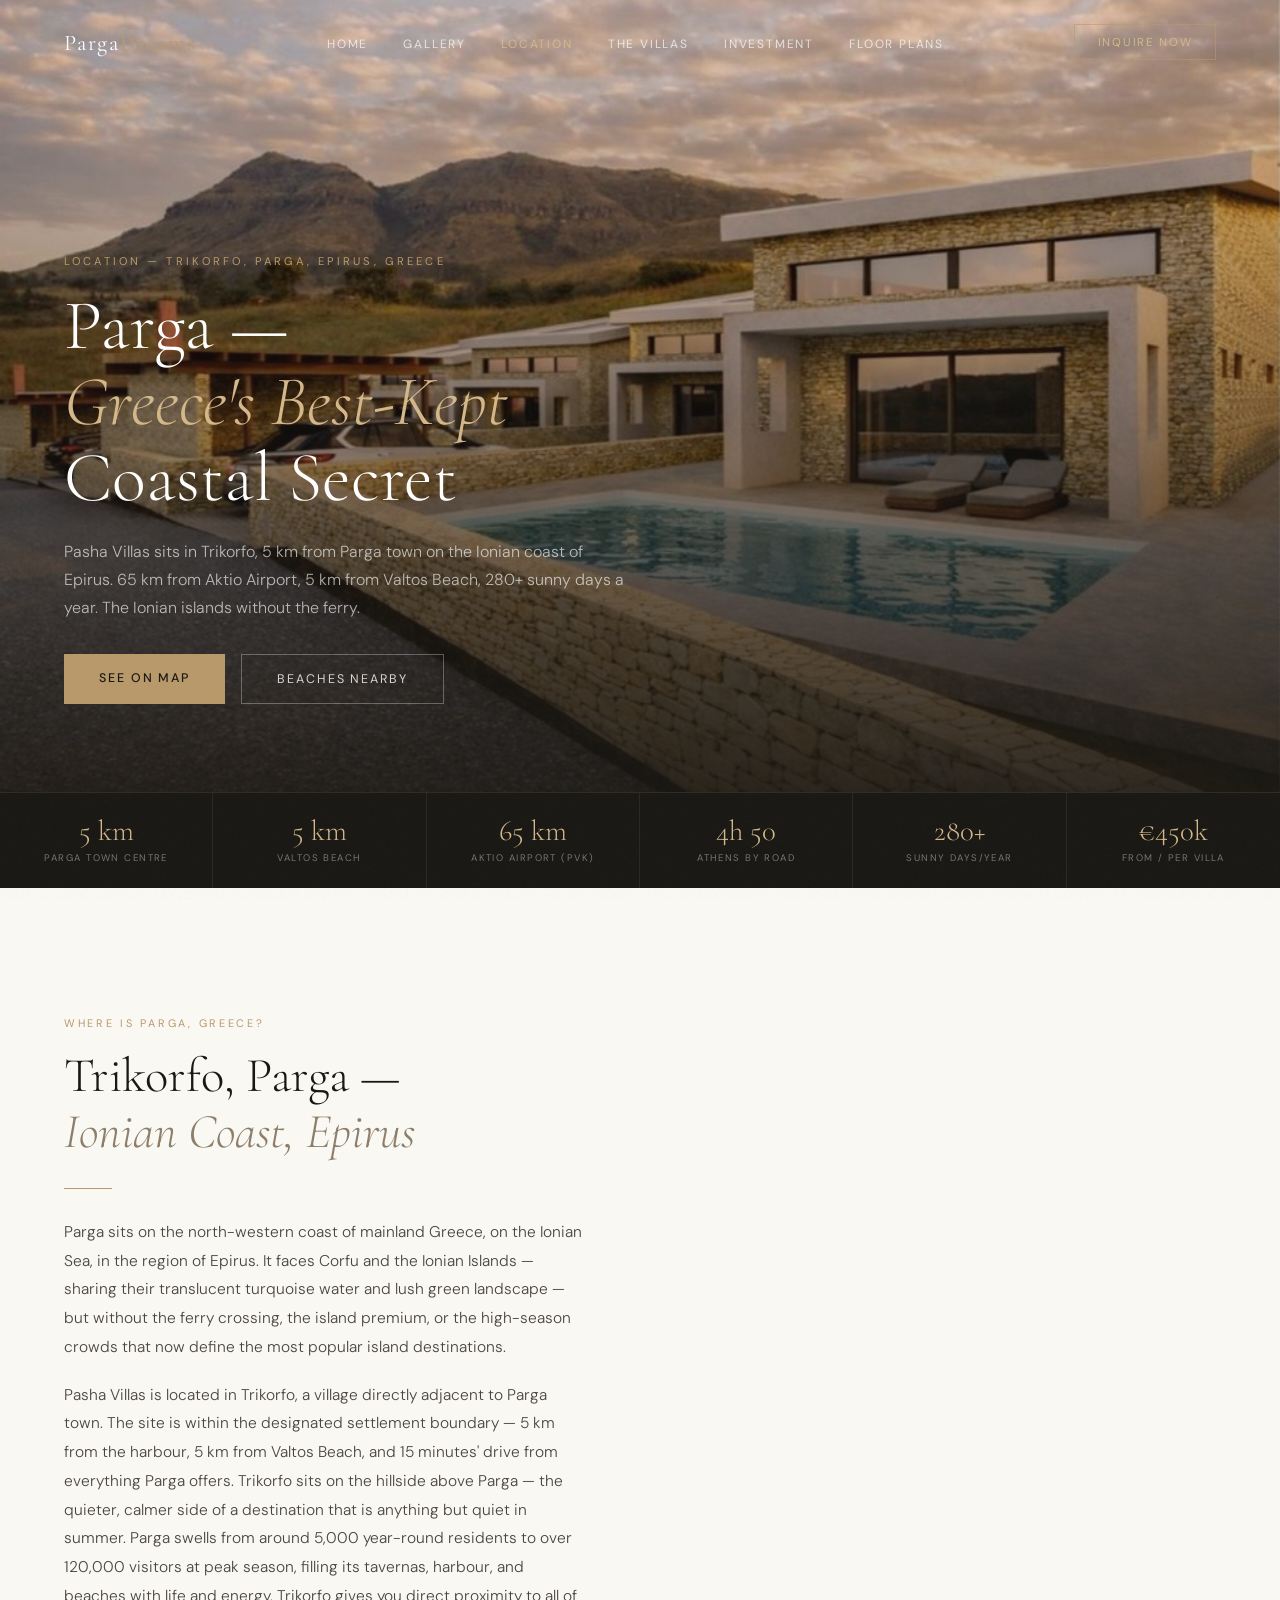
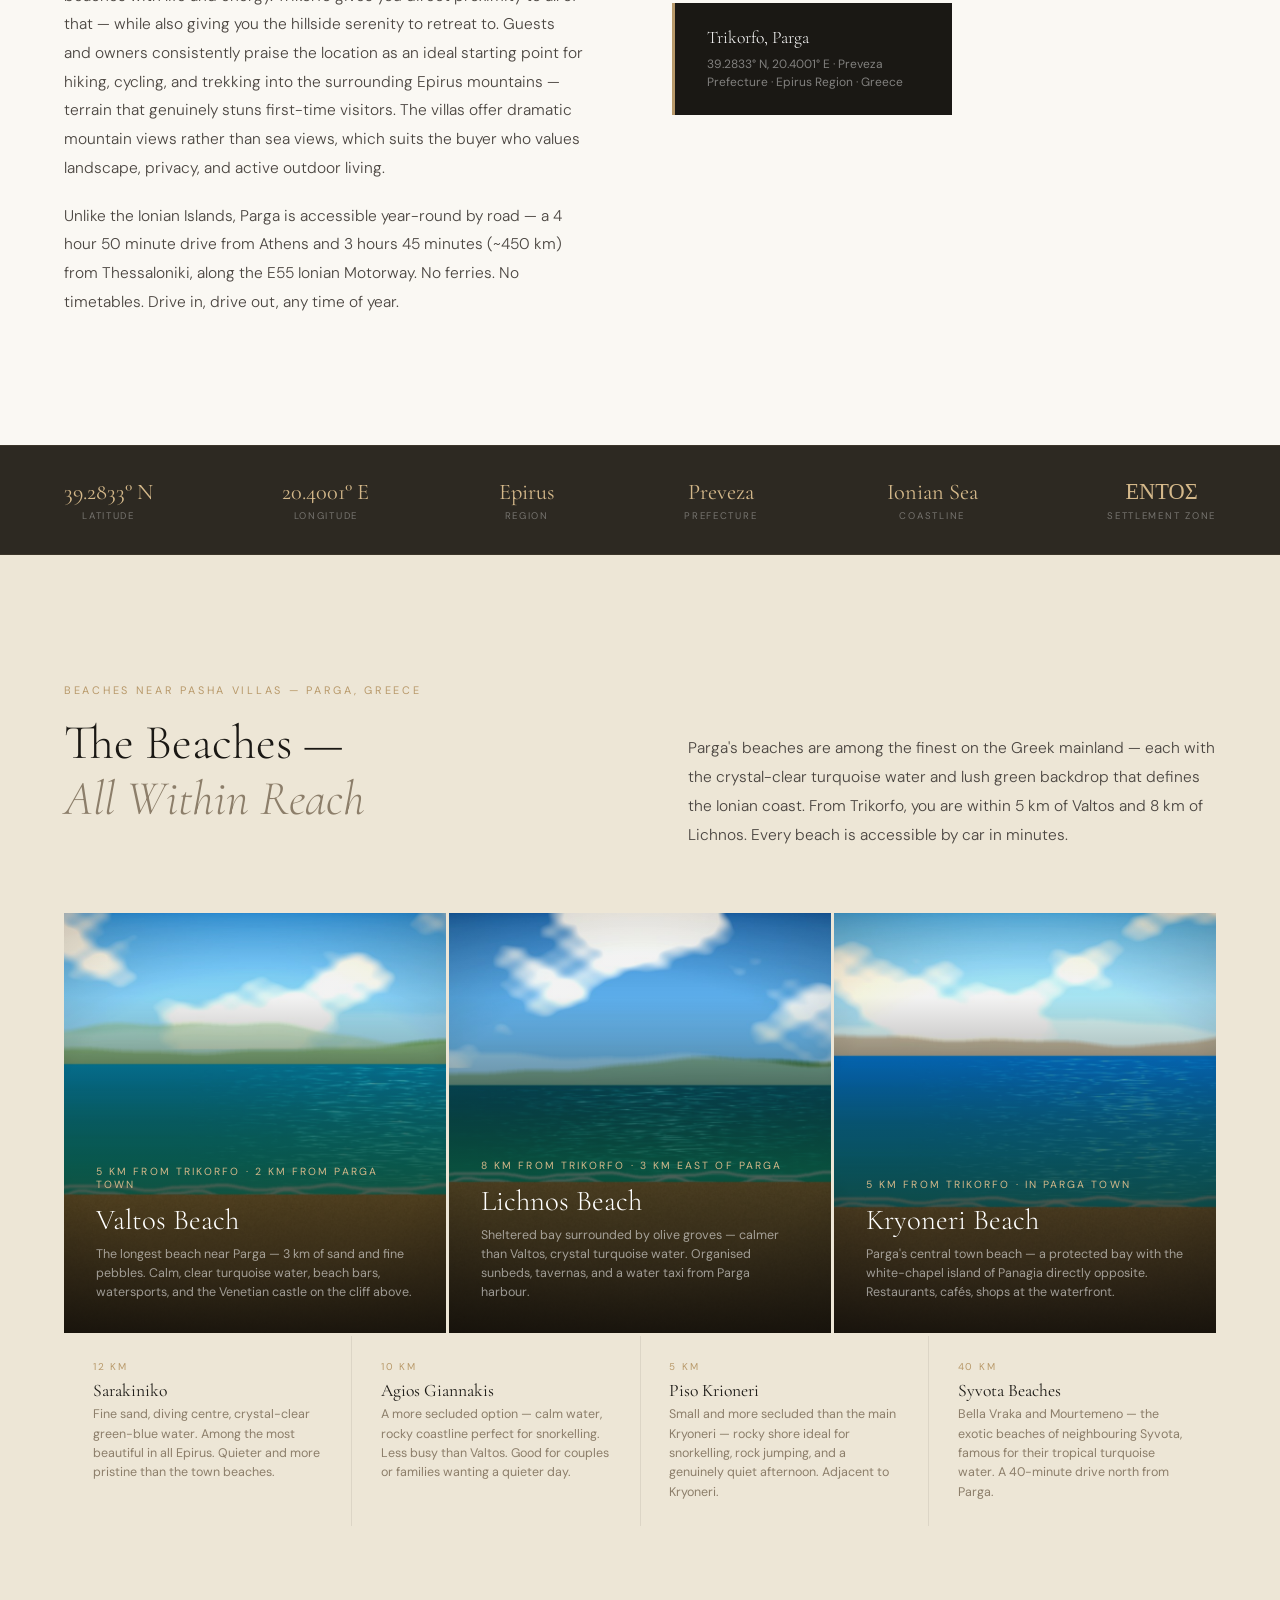
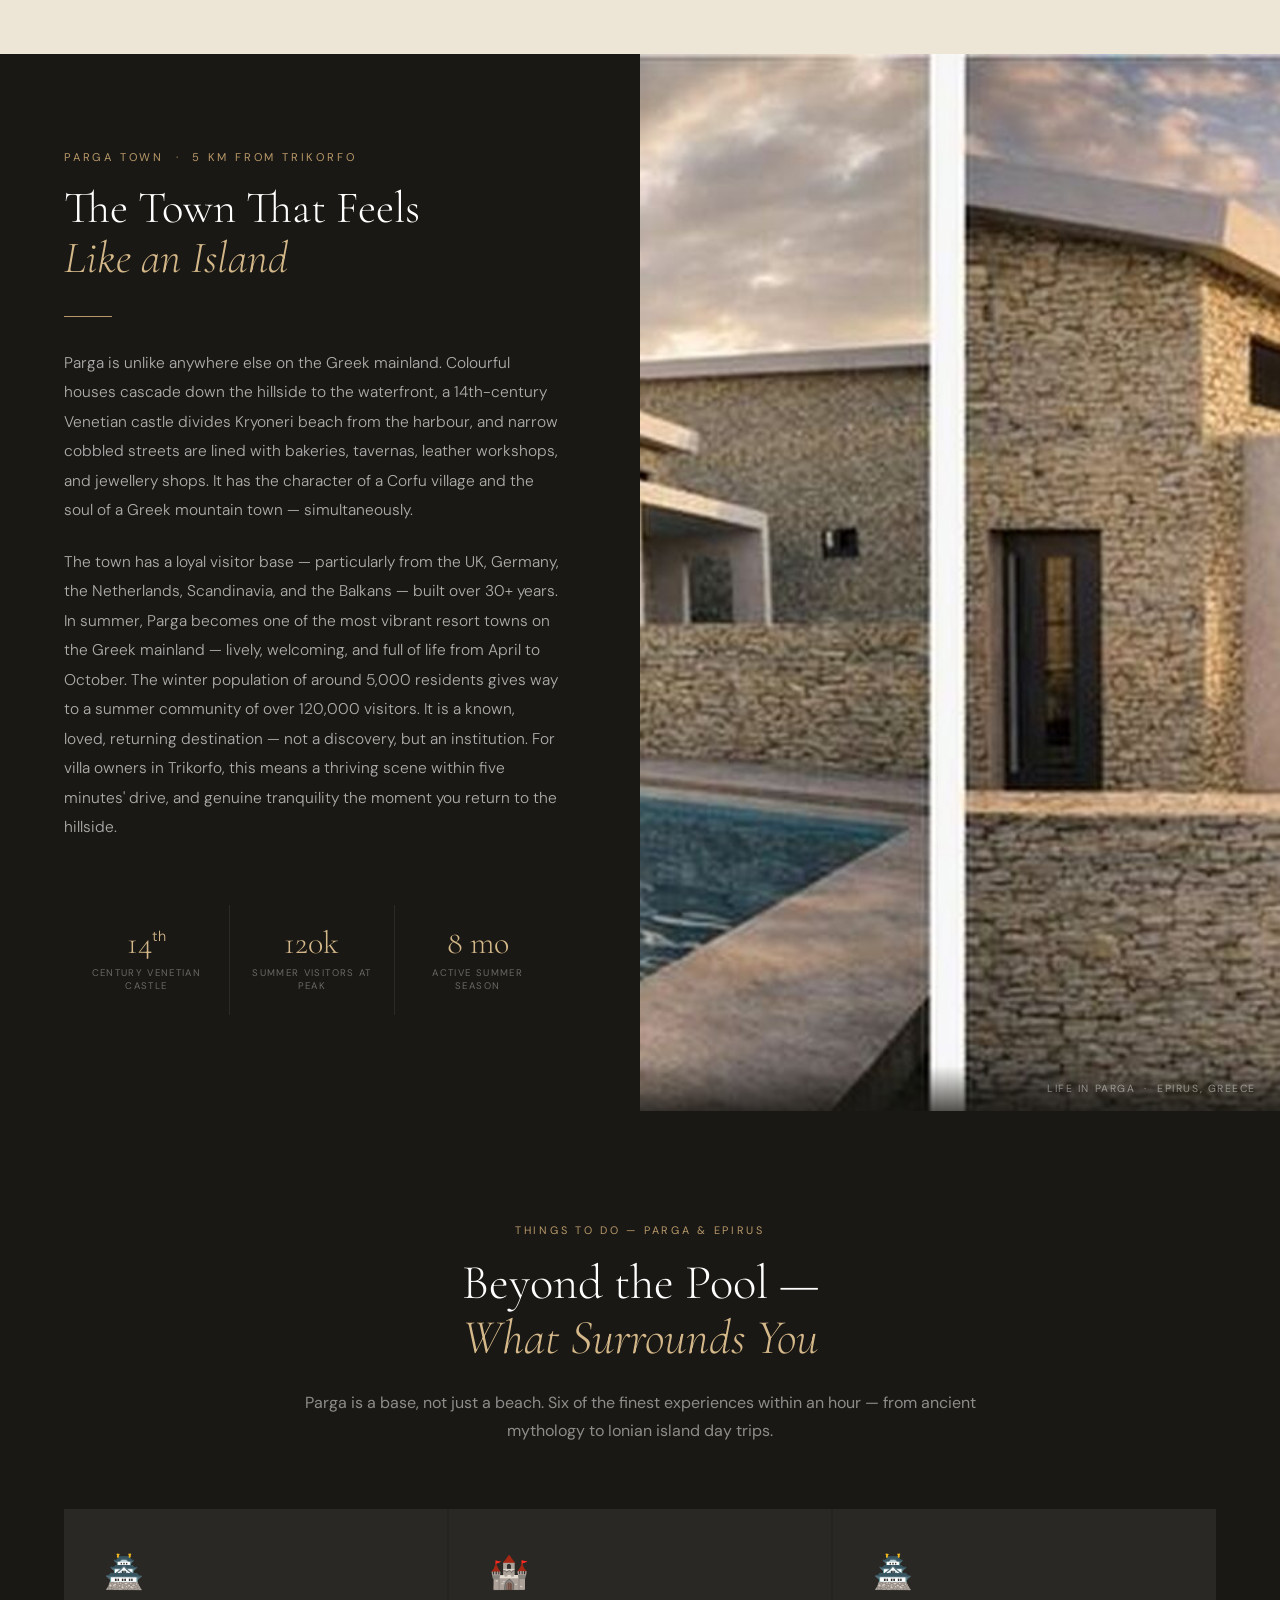
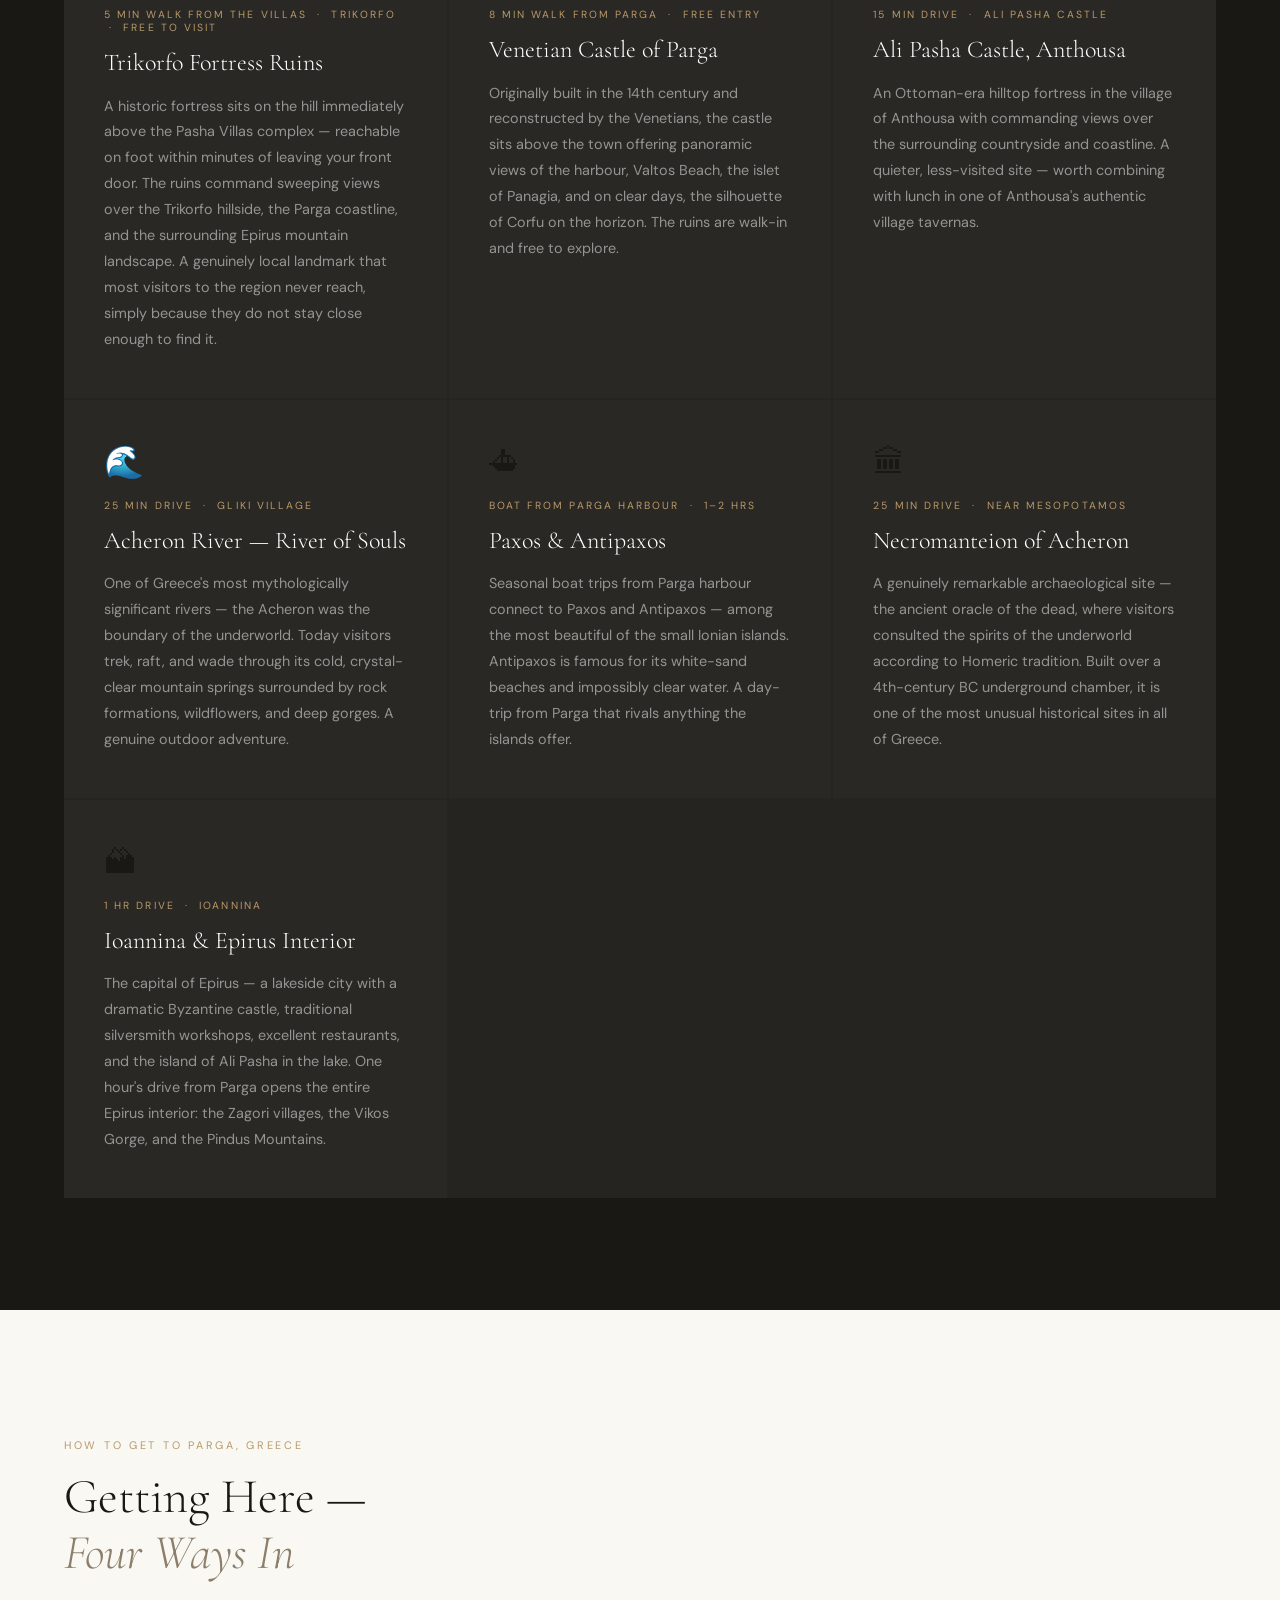
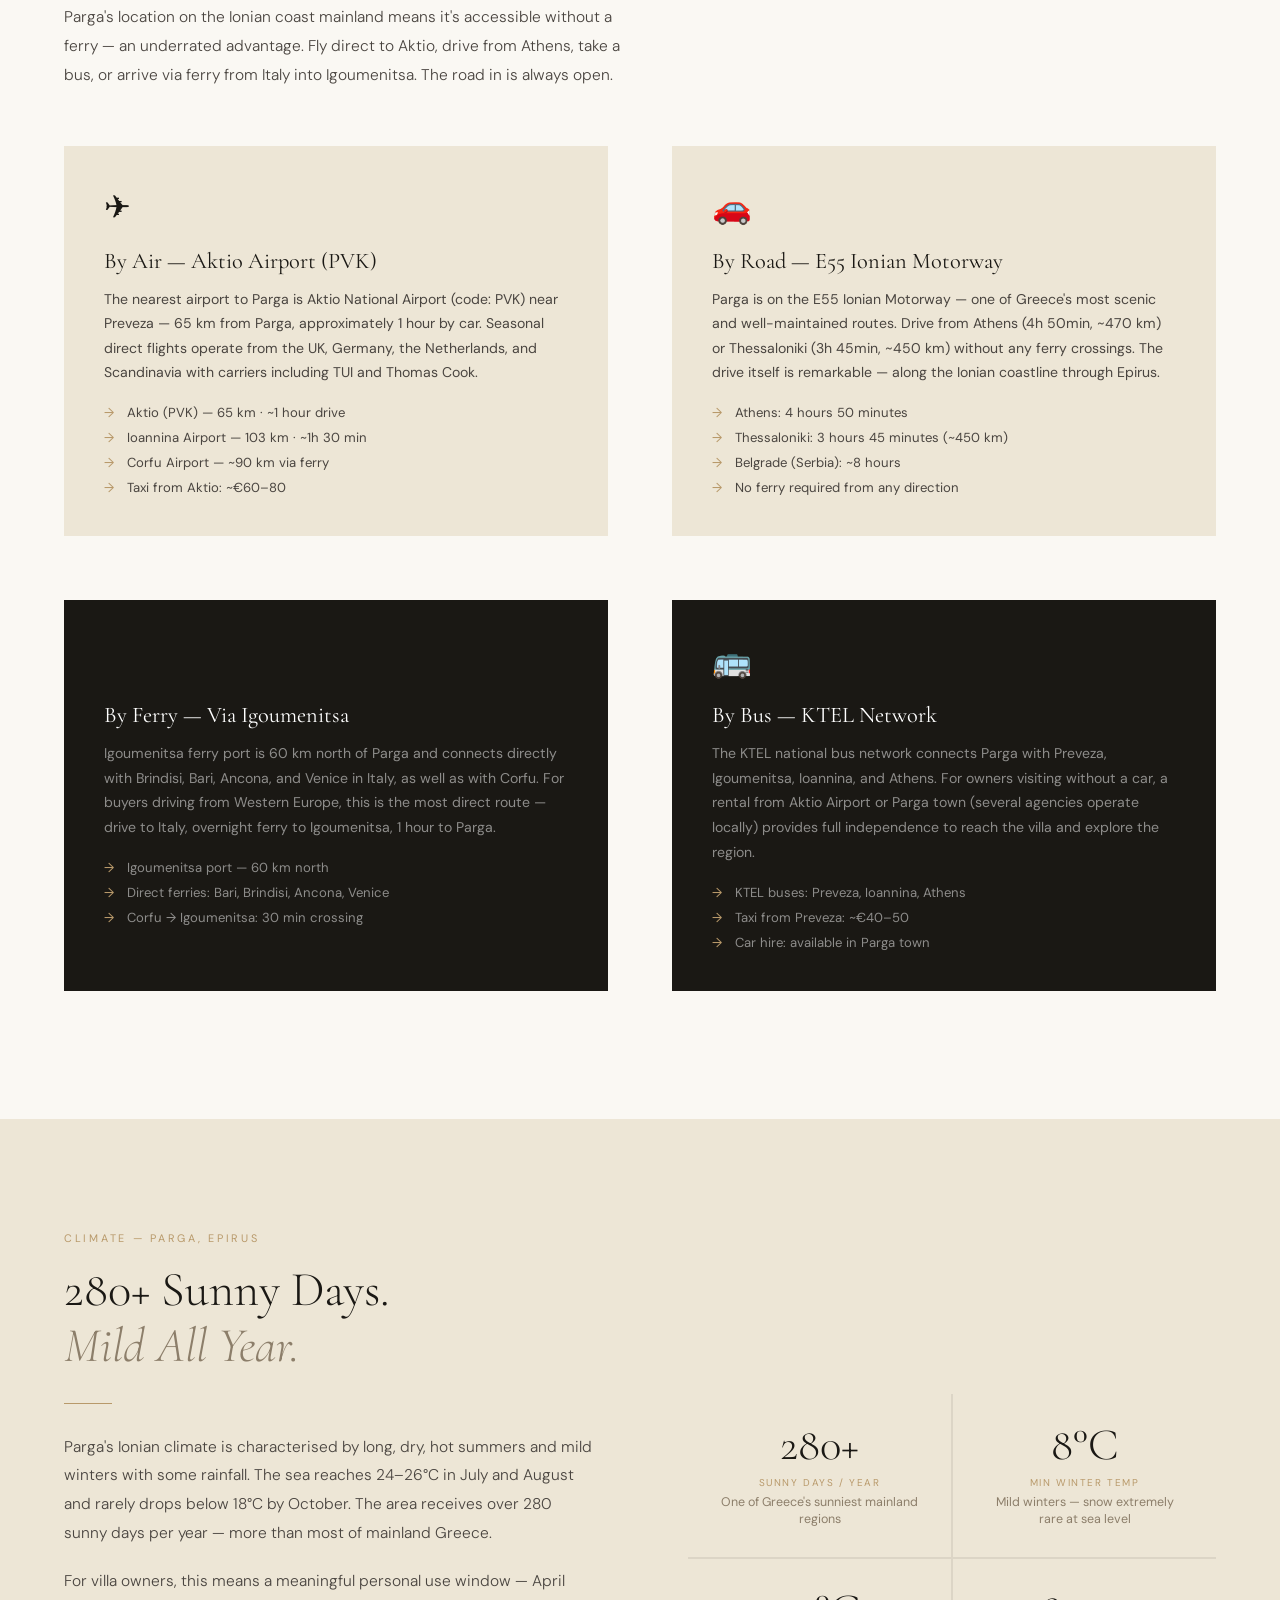
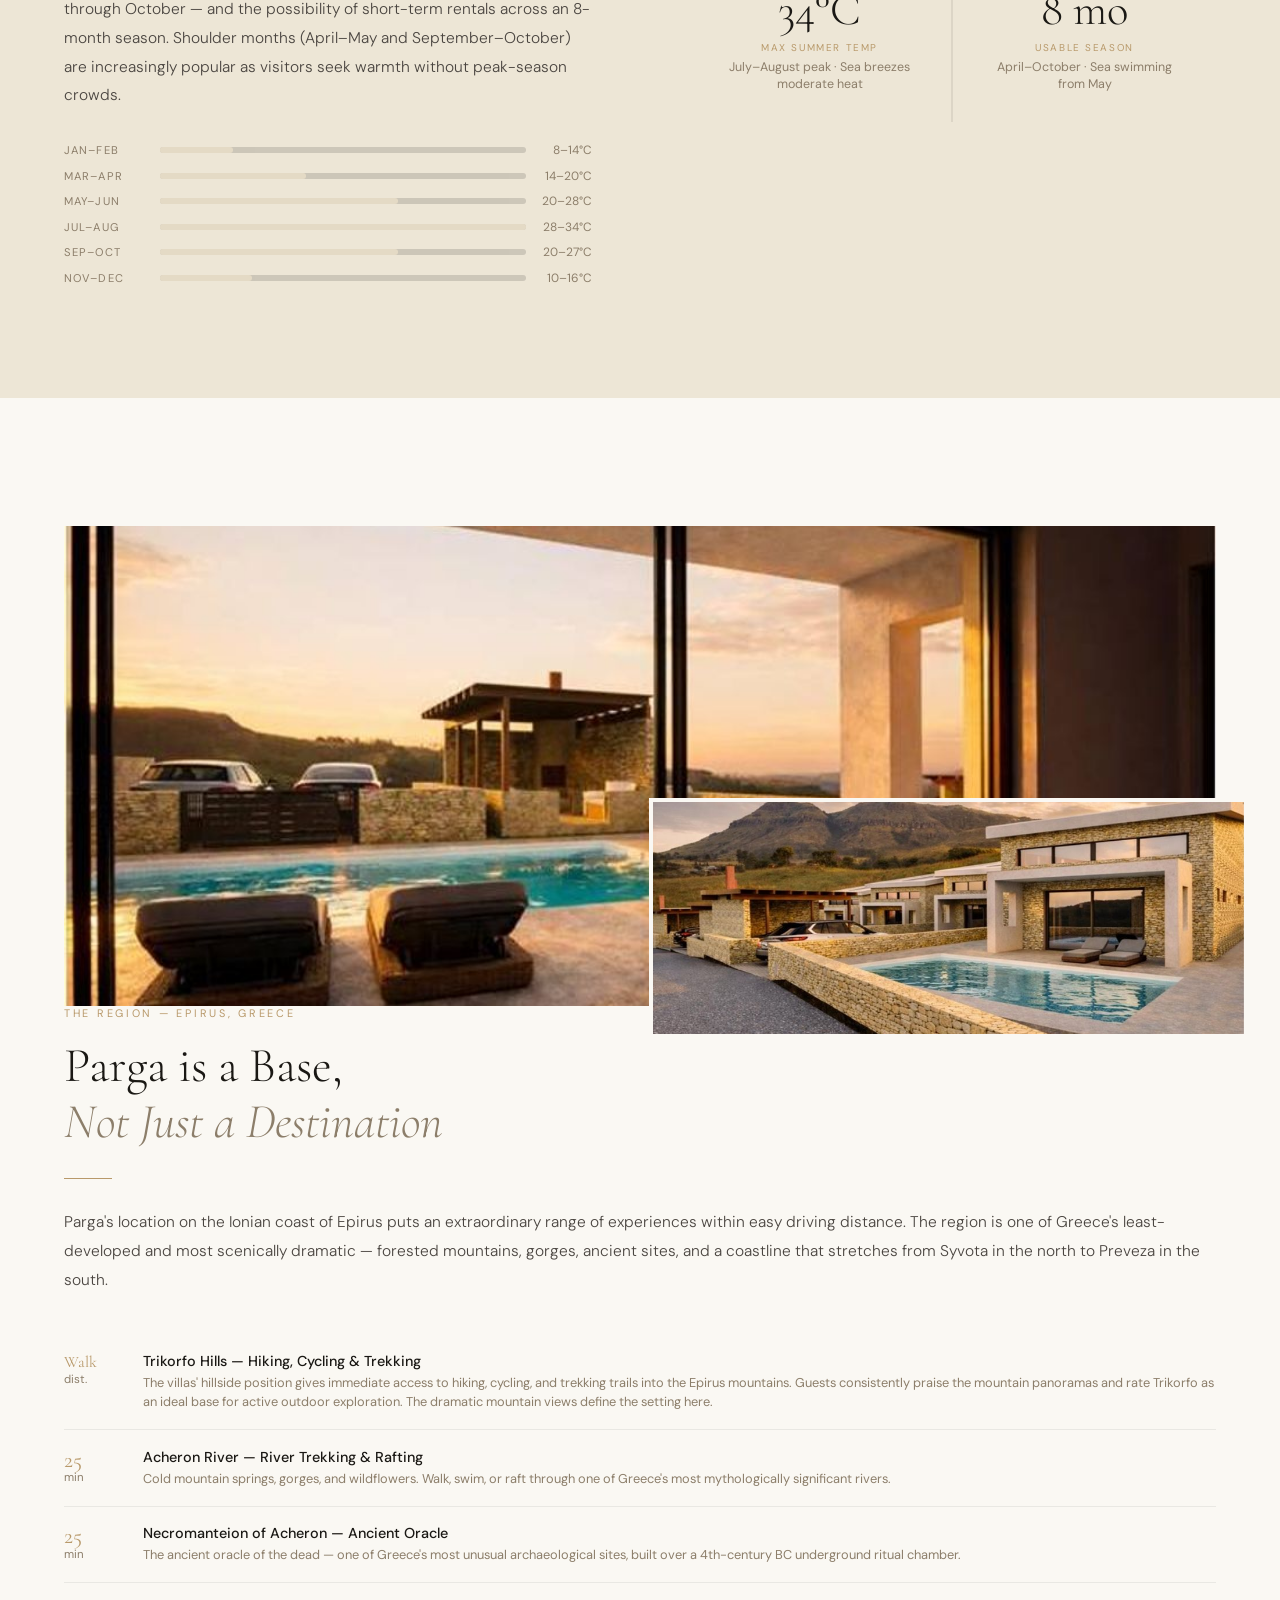
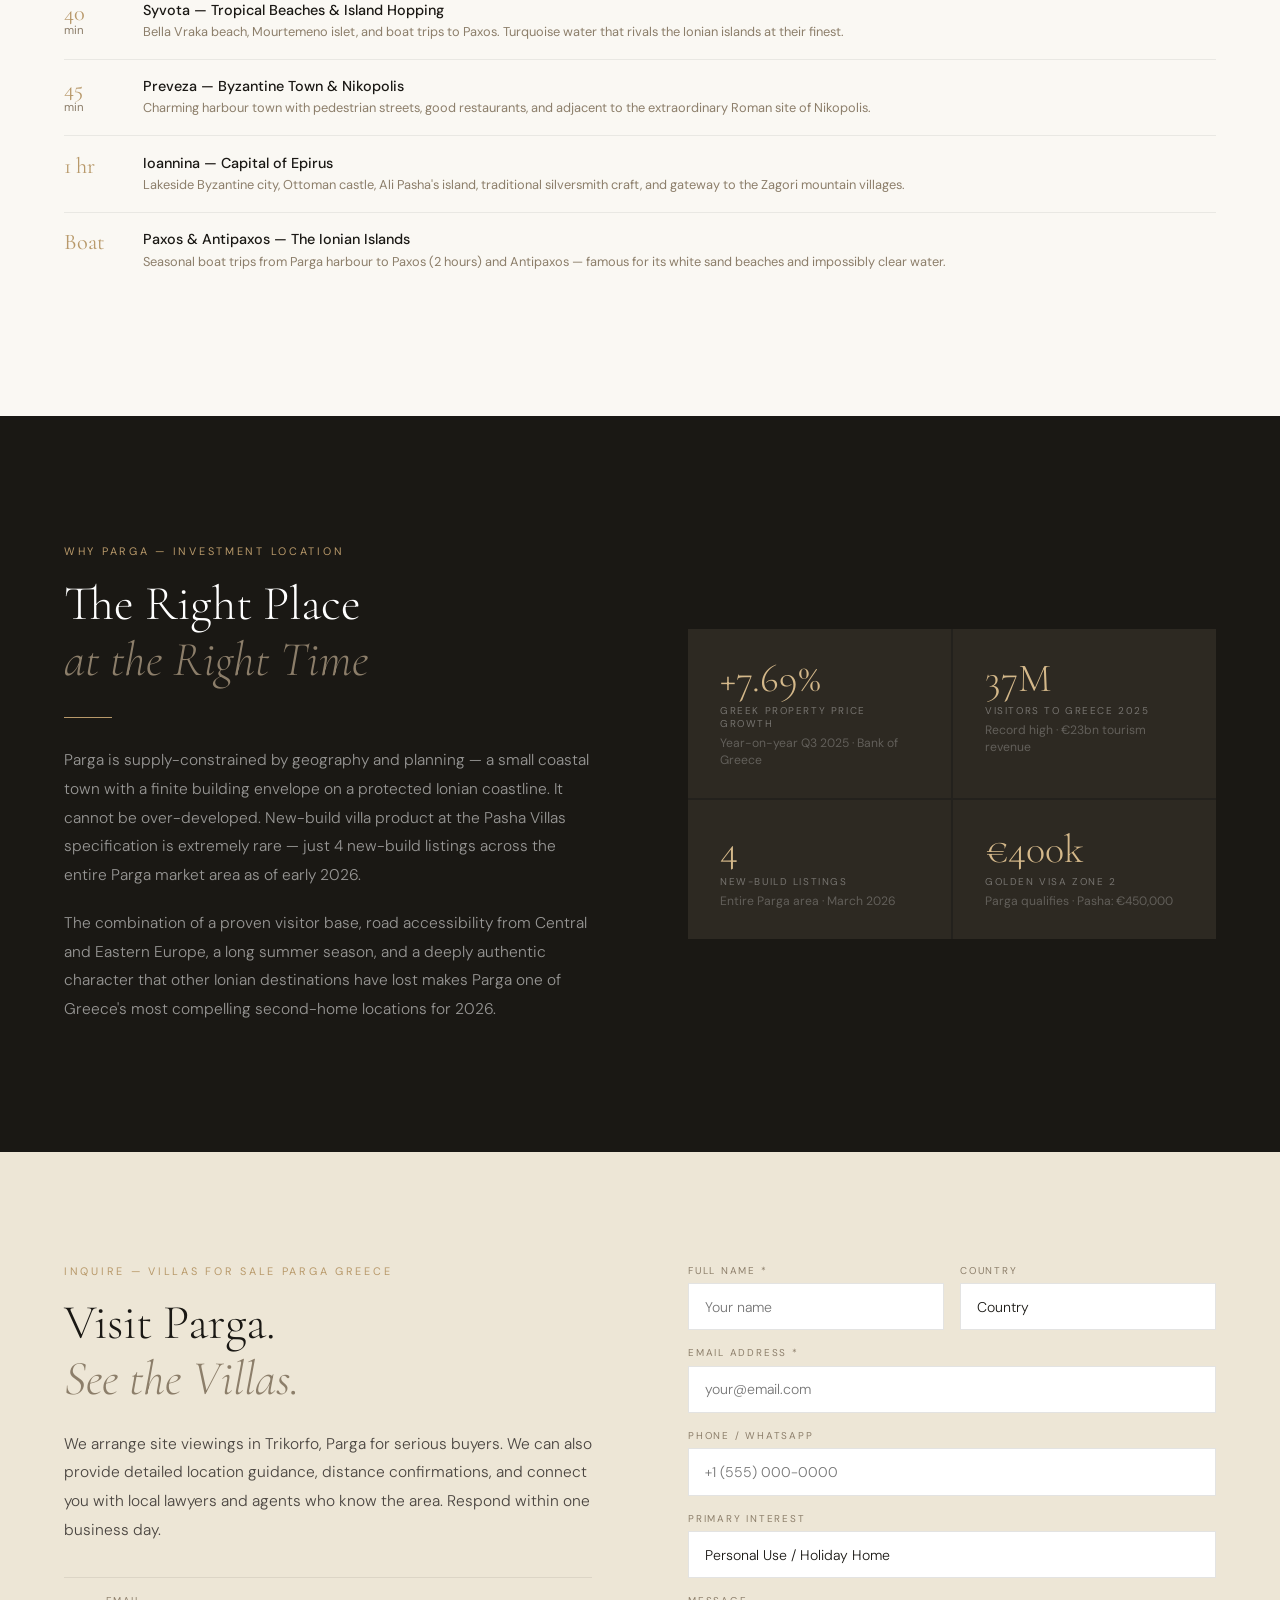
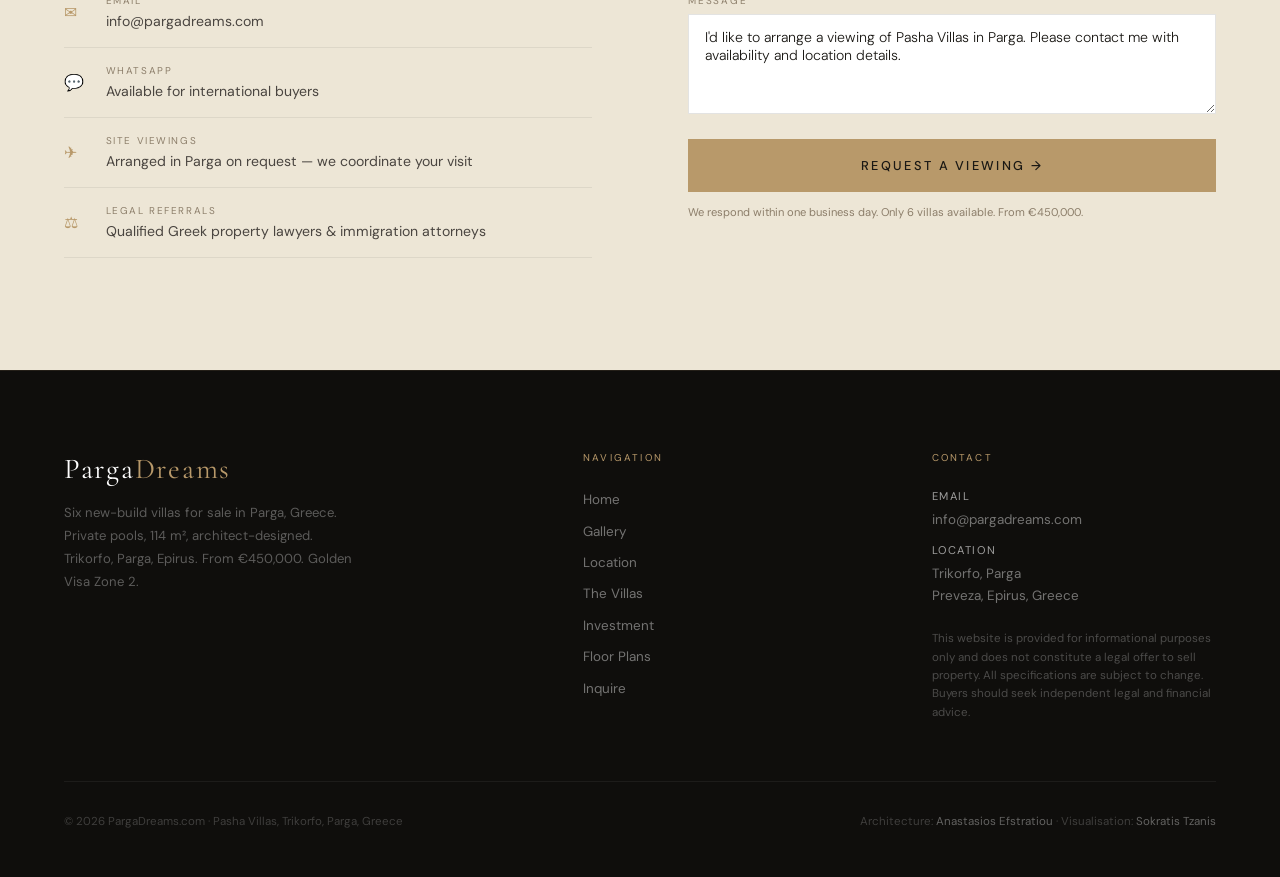
<file: location_page.html>
<!DOCTYPE html>
<html lang="en">
<head>
<meta charset="UTF-8">
<meta name="viewport" content="width=device-width, initial-scale=1.0">
<title>Location — Parga, Epirus, Greece | Pasha Villas | PargaDreams.com</title>
<meta name="description" content="Pasha Villas sits in Trikorfo, 5 km from Parga town, Epirus, Greece — 65 km from Aktio Airport, 5 km from Valtos Beach. Discover why Parga is Greece's best-kept coastal secret. From €450,000.">
<link rel="canonical" href="https://www.pargadreams.com/location/">
<meta property="og:title" content="Location — Pasha Villas, Trikorfo, Parga, Epirus, Greece">
<meta property="og:description" content="Parga, Epirus — Ionian coast, 65 km from Aktio Airport, 5 km from Valtos Beach. Venetian castle, cobbled streets, 280+ sunny days. 6 new-build villas from €450,000.">
<link rel="preconnect" href="https://fonts.googleapis.com">
<link rel="preconnect" href="https://fonts.gstatic.com" crossorigin>
<link href="https://fonts.googleapis.com/css2?family=Cormorant+Garamond:ital,wght@0,300;0,400;0,500;1,300;1,400&family=DM+Sans:wght@300;400;500&display=swap" rel="stylesheet">
<script type="application/ld+json">
{
  "@context":"https://schema.org","@type":"Place",
  "name":"Pasha Villas — Trikorfo, Parga, Greece",
  "description":"New-build villas for sale in Trikorfo, Parga, Epirus, Greece. 5 km from Parga town, 65 km from Aktio Airport, 5 km from Valtos Beach.",
  "geo":{"@type":"GeoCoordinates","latitude":"39.2833","longitude":"20.4001"},
  "address":{"@type":"PostalAddress","streetAddress":"Trikorfo","addressLocality":"Parga","addressRegion":"Epirus","addressCountry":"GR"},
  "containedInPlace":{"@type":"City","name":"Parga","containedInPlace":{"@type":"State","name":"Epirus","containedInPlace":{"@type":"Country","name":"Greece"}}}
}
</script>
<style>
*,*::before,*::after{box-sizing:border-box;margin:0;padding:0}
:root{
  --sand:#f5f0e8;--sand-dark:#ede6d6;--charcoal:#1a1814;--charcoal-mid:#2d2922;
  --gold:#b8996a;--gold-light:#d4b88a;--stone:#8c7e6a;--stone-light:#b0a49a;
  --cream:#faf8f3;--text-dark:#1a1814;--text-mid:#4a4540;--text-light:#8c7e6a;
  --font-display:'Cormorant Garamond',Georgia,serif;
  --font-body:'DM Sans',system-ui,sans-serif;
}
html{scroll-behavior:smooth}
body{font-family:var(--font-body);background:var(--cream);color:var(--text-dark);overflow-x:hidden}
body::before{content:'';position:fixed;inset:0;background-image:url("data:image/svg+xml,%3Csvg viewBox='0 0 256 256' xmlns='http://www.w3.org/2000/svg'%3E%3Cfilter id='n'%3E%3CfeTurbulence type='fractalNoise' baseFrequency='0.9' numOctaves='4' stitchTiles='stitch'/%3E%3C/filter%3E%3Crect width='100%25' height='100%25' filter='url(%23n)' opacity='0.04'/%3E%3C/svg%3E");pointer-events:none;z-index:9999;opacity:.5}

/* NAV */
nav{position:fixed;top:0;left:0;right:0;z-index:100;padding:1.5rem 4rem;display:flex;align-items:center;justify-content:space-between;transition:all .4s ease}
nav.scrolled{background:rgba(26,24,20,.96);backdrop-filter:blur(12px);padding:1rem 4rem;box-shadow:0 1px 0 rgba(184,153,106,.15)}
.nav-logo{font-family:var(--font-display);font-size:1.4rem;font-weight:400;letter-spacing:.08em;color:#fff;text-decoration:none}
.nav-logo span{color:var(--gold)}
.nav-links{display:flex;gap:2.5rem;list-style:none}
.nav-links a{font-size:.78rem;font-weight:400;letter-spacing:.15em;text-transform:uppercase;color:rgba(255,255,255,.7);text-decoration:none;transition:color .2s}
.nav-links a:hover,.nav-links a.active{color:var(--gold-light)}
.nav-cta{background:var(--gold);border:none;color:var(--charcoal);font-family:var(--font-body);font-size:.75rem;font-weight:500;letter-spacing:.15em;text-transform:uppercase;padding:.65rem 1.6rem;cursor:pointer;transition:all .3s;text-decoration:none}
.nav-cta:hover{background:var(--gold-light)}

/* HERO */
.hero{position:relative;height:88vh;min-height:600px;overflow:hidden;display:flex;align-items:flex-end}
.hero-img{position:absolute;inset:0;width:100%;height:100%;object-fit:cover;object-position:center 40%}
.hero-overlay{position:absolute;inset:0;background:linear-gradient(to top,rgba(26,24,20,.9) 0%,rgba(26,24,20,.4) 55%,rgba(26,24,20,.1) 100%)}
.hero-content{position:relative;z-index:2;padding:0 4rem 5.5rem;max-width:820px}
.hero-eyebrow{font-size:.7rem;letter-spacing:.28em;text-transform:uppercase;color:var(--gold);margin-bottom:1.2rem;opacity:0;animation:fadeUp .8s ease .3s forwards}
.hero-title{font-family:var(--font-display);font-size:clamp(3rem,5.5vw,5.2rem);font-weight:300;line-height:1.08;color:#fff;margin-bottom:1.4rem;opacity:0;animation:fadeUp .9s ease .5s forwards}
.hero-title em{font-style:italic;color:var(--gold-light)}
.hero-sub{font-size:1rem;font-weight:300;color:rgba(255,255,255,.65);line-height:1.75;max-width:560px;margin-bottom:2rem;opacity:0;animation:fadeUp .9s ease .7s forwards}
.hero-actions{display:flex;gap:1rem;flex-wrap:wrap;opacity:0;animation:fadeUp .9s ease .9s forwards}
.btn-primary{background:var(--gold);color:var(--charcoal);border:none;font-family:var(--font-body);font-size:.78rem;font-weight:500;letter-spacing:.15em;text-transform:uppercase;padding:1rem 2.2rem;cursor:pointer;transition:all .3s;text-decoration:none;display:inline-block}
.btn-primary:hover{background:var(--gold-light)}
.btn-ghost{background:transparent;color:rgba(255,255,255,.8);border:1px solid rgba(255,255,255,.3);font-family:var(--font-body);font-size:.78rem;letter-spacing:.15em;text-transform:uppercase;padding:1rem 2.2rem;cursor:pointer;transition:all .3s;text-decoration:none;display:inline-block}
.btn-ghost:hover{border-color:var(--gold-light);color:var(--gold-light)}

/* DISTANCE STRIP */
.dist-strip{background:var(--charcoal);border-top:1px solid rgba(184,153,106,.15)}
.dist-inner{display:grid;grid-template-columns:repeat(6,1fr)}
.dist-item{padding:1.5rem 1.2rem;border-right:1px solid rgba(255,255,255,.07);text-align:center}
.dist-item:last-child{border-right:none}
.dist-val{font-family:var(--font-display);font-size:1.8rem;font-weight:300;color:var(--gold-light);line-height:1;margin-bottom:.3rem}
.dist-label{font-size:.6rem;font-weight:400;letter-spacing:.15em;text-transform:uppercase;color:rgba(255,255,255,.4);line-height:1.4}

/* SHARED */
.section-eyebrow{font-size:.68rem;letter-spacing:.25em;text-transform:uppercase;color:var(--gold);margin-bottom:1.1rem}
.section-title{font-family:var(--font-display);font-size:clamp(2rem,3.8vw,3.2rem);font-weight:300;line-height:1.15;color:var(--charcoal);margin-bottom:1.4rem}
.section-title em{font-style:italic;color:var(--stone)}
.section-body{font-size:.97rem;font-weight:300;line-height:1.85;color:var(--text-mid)}
.gold-rule{width:48px;height:1px;background:var(--gold);margin:1.8rem 0}

/* INTRO */
.intro-section{padding:8rem 4rem;background:var(--cream);display:grid;grid-template-columns:1fr 1fr;gap:7rem;align-items:center}
.intro-text .section-body{max-width:520px}
.map-wrap{position:relative}
.map-embed{width:100%;height:420px;border:none;filter:grayscale(20%) contrast(1.1)}
.map-card{position:absolute;bottom:-1.5rem;left:-1.5rem;background:var(--charcoal);padding:1.5rem 2rem;max-width:280px;border-left:3px solid var(--gold)}
.map-card-title{font-family:var(--font-display);font-size:1.1rem;font-weight:300;color:#fff;margin-bottom:.4rem}
.map-card-sub{font-size:.75rem;color:rgba(255,255,255,.45);line-height:1.5}

/* COORDINATE BAND */
.coord-band{background:var(--charcoal-mid);padding:2rem 4rem;display:flex;justify-content:space-between;align-items:center;border-top:1px solid rgba(184,153,106,.1);border-bottom:1px solid rgba(184,153,106,.1)}
.coord-item{text-align:center}
.coord-val{font-family:var(--font-display);font-size:1.4rem;color:var(--gold-light)}
.coord-label{font-size:.6rem;letter-spacing:.18em;text-transform:uppercase;color:rgba(255,255,255,.35);margin-top:.3rem}

/* BEACHES SECTION */
.beaches-section{padding:8rem 4rem;background:var(--sand-dark)}
.beaches-header{display:grid;grid-template-columns:1fr 1fr;gap:6rem;align-items:end;margin-bottom:4rem}
.beach-grid{display:grid;grid-template-columns:repeat(3,1fr);gap:3px}
.beach-card{position:relative;overflow:hidden;height:420px}.beach-card img{width:100%;height:100%;object-fit:cover;object-position:center top}
.beach-card img{width:100%;height:100%;object-fit:cover;transition:transform .8s ease}
.beach-card:hover img{transform:scale(1.04)}
.beach-overlay{position:absolute;inset:0;background:linear-gradient(to top,rgba(15,12,8,.92) 0%,rgba(15,12,8,.5) 50%,rgba(15,12,8,.05) 80%)}
.beach-info{position:absolute;bottom:0;left:0;right:0;padding:2rem}
.beach-dist-tag{font-size:.65rem;letter-spacing:.2em;text-transform:uppercase;color:var(--gold-light);display:block;margin-bottom:.7rem}
.beach-name{font-family:var(--font-display);font-size:1.8rem;font-weight:300;color:#fff;display:block;margin-bottom:.5rem}
.beach-desc{font-size:.78rem;color:rgba(255,255,255,.55);line-height:1.5;display:block}
.beach-photo-credit{position:absolute;top:1rem;right:1rem;font-size:.6rem;letter-spacing:.1em;background:rgba(26,24,20,.5);color:rgba(255,255,255,.55);padding:.25rem .6rem;backdrop-filter:blur(4px)}

/* WIDER BEACHES — text only row */
.beach-more{display:grid;grid-template-columns:repeat(4,1fr);gap:1px;background:rgba(26,24,20,.08);margin-top:3px}
.beach-more-cell{background:var(--sand-dark);padding:1.5rem 1.8rem}
.beach-more-dist{font-size:.62rem;letter-spacing:.18em;text-transform:uppercase;color:var(--gold);margin-bottom:.4rem}
.beach-more-name{font-family:var(--font-display);font-size:1.1rem;color:var(--charcoal);margin-bottom:.3rem}
.beach-more-desc{font-size:.78rem;color:var(--text-light);line-height:1.55}

/* PARGA TOWN */

/* ATTRACTIONS */
.attractions-section{padding:7rem 4rem;background:var(--charcoal)}
.attractions-section .section-title{color:#fff}
.attractions-section .section-eyebrow{color:var(--gold)}
.attractions-section{padding:7rem 4rem;background:var(--charcoal)}
.attr-header{text-align:center;max-width:700px;margin:0 auto 4rem}
.attr-header .section-title{color:#fff}
.attr-header .section-title em{color:var(--gold-light)}
.attr-intro{font-size:1rem;color:rgba(255,255,255,.5);line-height:1.75;margin-top:1rem}
.attr-grid{display:grid;grid-template-columns:repeat(3,1fr);gap:2px;background:rgba(255,255,255,.05)}
.attr-card{background:rgba(255,255,255,.02);transition:background .3s}
.attr-card:hover{background:rgba(255,255,255,.06)}
.attr-card-inner{padding:2.8rem 2.5rem;height:100%;border-top:2px solid transparent;transition:border-color .3s}
.attr-card:hover .attr-card-inner{border-top-color:var(--gold)}
.attr-icon{font-size:2rem;display:block;margin-bottom:1.3rem;line-height:1}
.attr-dist{font-size:.65rem;letter-spacing:.2em;text-transform:uppercase;color:var(--gold);display:block;margin-bottom:.9rem}
.attr-name{font-family:var(--font-display);font-size:1.5rem;font-weight:300;color:#fff;margin-bottom:1rem;line-height:1.2}
.attr-desc{font-size:.9rem;color:rgba(255,255,255,.5);line-height:1.8}

/* GETTING HERE */
.getting-section{padding:8rem 4rem;background:var(--cream)}
.getting-grid{display:grid;grid-template-columns:1fr 1fr;gap:4rem;margin-top:3.5rem}
.transport-card{padding:2.5rem;background:var(--sand-dark)}
.transport-icon{font-size:2rem;margin-bottom:1.2rem;display:block}
.transport-title{font-family:var(--font-display);font-size:1.4rem;color:var(--charcoal);margin-bottom:.8rem}
.transport-body{font-size:.88rem;color:var(--text-mid);line-height:1.75}
.transport-detail{margin-top:1.2rem;display:grid;gap:.5rem}
.td-row{display:flex;gap:.8rem;font-size:.82rem;color:var(--text-mid)}
.td-bullet{color:var(--gold);flex-shrink:0}
.transport-card.dark{background:var(--charcoal)}
.transport-card.dark .transport-title{color:#fff}
.transport-card.dark .transport-body{color:rgba(255,255,255,.5)}
.transport-card.dark .td-row{color:rgba(255,255,255,.5)}

/* CLIMATE */
.climate-section{padding:7rem 4rem;background:var(--sand-dark);display:grid;grid-template-columns:1fr 1fr;gap:6rem;align-items:center}
.climate-stats{display:grid;grid-template-columns:1fr 1fr;gap:2px;background:rgba(26,24,20,.08)}
.climate-stat{background:var(--sand-dark);padding:1.8rem 2rem;text-align:center}
.climate-num{font-family:var(--font-display);font-size:2.8rem;font-weight:300;color:var(--charcoal);line-height:1}
.climate-label{font-size:.62rem;letter-spacing:.16em;text-transform:uppercase;color:var(--gold);margin-top:.5rem;display:block}
.climate-note{font-size:.78rem;color:var(--stone);margin-top:.3rem;line-height:1.4}
.season-bar{margin-top:2.5rem;display:grid;gap:.6rem}
.season-row{display:flex;align-items:center;gap:1rem}
.season-label{font-size:.7rem;letter-spacing:.1em;text-transform:uppercase;color:var(--stone);width:80px;flex-shrink:0}
.season-fill{height:6px;border-radius:3px;background:var(--charcoal);opacity:.15;flex:1;position:relative}
.season-active{position:absolute;top:0;left:0;height:100%;border-radius:3px;background:var(--gold)}
.season-temp{font-size:.75rem;color:var(--stone);width:50px;text-align:right;flex-shrink:0}

/* REGION */
.region-section{padding:8rem 4rem;background:var(--cream)}
.region-inner{display:grid;grid-template-columns:1fr 1fr;gap:7rem;align-items:start}
.region-img-stack{position:relative}
.region-img-main{width:100%;height:480px;object-fit:cover;display:block}
.region-img-over{position:absolute;bottom:-2rem;right:-2rem;width:52%;height:240px;object-fit:cover;border:4px solid var(--cream)}
.day-trips{display:grid;gap:0;margin-top:2.5rem}
.day-trip{display:flex;gap:1.2rem;padding:1.1rem 0;border-bottom:1px solid rgba(26,24,20,.07)}
.day-trip:last-child{border-bottom:none}
.day-trip-dist{font-family:var(--font-display);font-size:1.4rem;color:var(--gold);flex-shrink:0;width:60px;line-height:1.1}
.day-trip-dist span{font-size:.72rem;font-family:var(--font-body);color:var(--stone);display:block}
.day-trip-info{}
.day-trip-name{font-size:.9rem;font-weight:500;color:var(--charcoal);margin-bottom:.2rem}
.day-trip-desc{font-size:.8rem;color:var(--stone);line-height:1.5}

/* INVESTMENT LOCATION */
.invest-section{padding:8rem 4rem;background:var(--charcoal);display:grid;grid-template-columns:1fr 1fr;gap:6rem;align-items:center}
.invest-section .section-title{color:#fff}
.invest-section .section-eyebrow{color:var(--gold)}
.invest-section .section-body{color:rgba(255,255,255,.55)}
.invest-section .gold-rule{background:var(--gold)}
.invest-stats{display:grid;grid-template-columns:1fr 1fr;gap:2px;background:rgba(255,255,255,.04)}
.invest-stat{background:var(--charcoal-mid);padding:1.8rem 2rem}
.is-num{font-family:var(--font-display);font-size:2.5rem;font-weight:300;color:var(--gold-light);line-height:1;margin-bottom:.4rem}
.is-label{font-size:.62rem;letter-spacing:.16em;text-transform:uppercase;color:rgba(255,255,255,.35)}
.is-note{font-size:.76rem;color:rgba(255,255,255,.25);margin-top:.3rem;line-height:1.4}

/* INQUIRY */
.inquiry-section{padding:7rem 4rem;background:var(--sand-dark);display:grid;grid-template-columns:1fr 1fr;gap:6rem}
.form-group{margin-bottom:1rem}
.form-group label{display:block;font-size:.62rem;letter-spacing:.18em;text-transform:uppercase;color:var(--text-light);margin-bottom:.4rem}
.form-group input,.form-group select,.form-group textarea{width:100%;background:#fff;border:1px solid rgba(26,24,20,.12);color:var(--text-dark);font-family:var(--font-body);font-size:.88rem;font-weight:300;padding:.85rem 1rem;outline:none;transition:border-color .2s;appearance:none}
.form-group input:focus,.form-group select:focus,.form-group textarea:focus{border-color:var(--gold)}
.form-group textarea{resize:vertical;min-height:100px}
.form-row{display:grid;grid-template-columns:1fr 1fr;gap:1rem}
.form-submit{width:100%;background:var(--gold);border:none;color:var(--charcoal);font-family:var(--font-body);font-size:.8rem;font-weight:500;letter-spacing:.18em;text-transform:uppercase;padding:1.1rem;cursor:pointer;transition:background .3s;margin-top:.3rem}
.form-submit:hover{background:var(--gold-light)}
.form-note{font-size:.7rem;color:var(--text-light);margin-top:.75rem;line-height:1.5}
.contact-list{margin-top:2rem;display:grid;gap:0;border-top:1px solid rgba(26,24,20,.08)}
.contact-row{display:flex;gap:1.2rem;align-items:center;padding:1rem 0;border-bottom:1px solid rgba(26,24,20,.07)}
.contact-icon{color:var(--gold);font-size:1rem;width:1.4rem;flex-shrink:0}
.contact-lbl{font-size:.62rem;letter-spacing:.16em;text-transform:uppercase;color:var(--stone);display:block;margin-bottom:.2rem}
.contact-val{font-size:.88rem;color:var(--text-mid)}

/* FOOTER */
footer{background:#0f0e0c;padding:4rem 4rem 3rem;border-top:1px solid rgba(184,153,106,.12)}
.footer-inner{display:grid;grid-template-columns:1.5fr 1fr 1fr;gap:4rem;margin-bottom:3rem}
.footer-logo{font-family:var(--font-display);font-size:1.6rem;color:#fff;letter-spacing:.08em;margin-bottom:1rem;display:block}
.footer-logo span{color:var(--gold)}
.footer-tagline{font-size:.82rem;color:rgba(255,255,255,.28);line-height:1.7;max-width:280px}
.footer-col-title{font-size:.62rem;letter-spacing:.22em;text-transform:uppercase;color:var(--gold);margin-bottom:1.5rem}
.footer-links{list-style:none;display:grid;gap:.7rem}
.footer-links a{font-size:.84rem;color:rgba(255,255,255,.4);text-decoration:none;transition:color .2s}
.footer-links a:hover{color:var(--gold-light)}
.footer-bottom{border-top:1px solid rgba(255,255,255,.05);padding-top:2rem;display:flex;justify-content:space-between;align-items:center}
.footer-copy{font-size:.72rem;color:rgba(255,255,255,.18)}

@keyframes fadeUp{from{opacity:0;transform:translateY(24px)}to{opacity:1;transform:translateY(0)}}
@keyframes fadeIn{from{opacity:0}to{opacity:1}}

@media(max-width:900px){
  nav{padding:1.5rem 2rem}.nav-links{display:none}
  .hero-content{padding:0 2rem 4rem}
  .dist-inner{grid-template-columns:repeat(3,1fr)}
  .intro-section,.beaches-header,.getting-grid,.climate-section,.region-inner,.invest-section,.inquiry-section{grid-template-columns:1fr;gap:3rem;padding:4rem 2rem}
  .beach-grid{grid-template-columns:1fr}
  .beach-card{height:260px}
  .beach-more{grid-template-columns:1fr 1fr}
  
  .attr-grid{grid-template-columns:1fr}
  .attractions-section,.beaches-section,.getting-section,.region-section{padding:4rem 2rem}
  .coord-band{flex-wrap:wrap;gap:1rem;padding:1.5rem 2rem}
  .region-img-over{display:none}.town-split{grid-template-columns:1fr}.town-right{min-height:320px}.town-left{padding:4rem 2rem}
  .footer-inner{grid-template-columns:1fr;gap:2rem}
  .footer-bottom{flex-direction:column;gap:.5rem;text-align:center}
}

/* TOWN SPLIT SECTION */
.town-section{background:var(--charcoal);padding:0}
.town-split{display:grid;grid-template-columns:1fr 1fr;min-height:640px}
.town-left{padding:6rem 5rem 6rem 4rem;display:flex;flex-direction:column;justify-content:center}
.town-eyebrow{font-size:.7rem;letter-spacing:.25em;text-transform:uppercase;color:var(--gold);margin-bottom:1.2rem}
.town-title{font-family:var(--font-display);font-size:clamp(2.2rem,3.5vw,3.4rem);font-weight:300;line-height:1.12;color:#fff;margin-bottom:0}
.town-title em{font-style:italic;color:var(--gold-light)}
.town-body{font-size:.97rem;font-weight:300;line-height:1.9;color:rgba(255,255,255,.65);margin-bottom:1.4rem;max-width:520px}
.town-stats{display:grid;grid-template-columns:repeat(3,1fr);gap:1px;background:rgba(255,255,255,.08);margin-top:2.5rem}
.town-stat{background:var(--charcoal);padding:1.4rem 1.2rem;text-align:center}
.ts-num{font-family:var(--font-display);font-size:2rem;font-weight:300;color:var(--gold-light);display:block;line-height:1;margin-bottom:.4rem}
.ts-num sup{font-size:.9rem;font-family:var(--font-body);vertical-align:super}
.ts-label{font-size:.6rem;letter-spacing:.14em;text-transform:uppercase;color:rgba(255,255,255,.35);line-height:1.4;display:block}
.town-right{position:relative;overflow:hidden}
.town-img-wrap{width:100%;height:100%;min-height:640px;position:relative}
.town-img{width:100%;height:100%;object-fit:cover;object-position:center 40%;display:block}
.town-img-caption{position:absolute;bottom:0;left:0;right:0;padding:1rem 1.5rem;background:linear-gradient(to top,rgba(26,24,20,.75) 0%,transparent 100%);font-size:.65rem;letter-spacing:.15em;text-transform:uppercase;color:rgba(255,255,255,.45);text-align:right}
/* ── NAV ── */
nav{position:fixed;top:0;left:0;right:0;z-index:100;padding:1.5rem 4rem;display:flex;align-items:center;justify-content:space-between;transition:all .4s ease}
nav.scrolled{background:rgba(26,24,20,.96);backdrop-filter:blur(12px);padding:1rem 4rem;box-shadow:0 1px 0 rgba(184,153,106,.15)}
.nav-logo{font-family:var(--font-display);font-size:1.4rem;font-weight:400;letter-spacing:.08em;color:#fff;text-decoration:none}
.nav-logo span{color:var(--gold)}
.nav-links{display:flex;gap:2.2rem;list-style:none}
.nav-links a{font-size:.75rem;font-weight:400;letter-spacing:.15em;text-transform:uppercase;color:rgba(255,255,255,.7);text-decoration:none;transition:color .2s}
.nav-links a:hover,.nav-links a.active{color:var(--gold-light)}
.nav-cta{background:transparent;border:1px solid rgba(184,153,106,.6);color:var(--gold-light);font-family:var(--font-body);font-size:.72rem;font-weight:400;letter-spacing:.15em;text-transform:uppercase;padding:.6rem 1.4rem;cursor:pointer;transition:all .3s;text-decoration:none;white-space:nowrap}
.nav-cta:hover{background:var(--gold);border-color:var(--gold);color:var(--charcoal)}
/* ── FOOTER ── */
footer{background:#0f0e0c;padding:5rem 4rem 3rem;border-top:1px solid rgba(184,153,106,.12)}
.footer-inner{display:grid;grid-template-columns:1.6fr 1fr 1fr;gap:4rem;margin-bottom:3rem}
.footer-brand{}
.footer-logo{font-family:var(--font-display);font-size:1.8rem;font-weight:400;color:#fff;letter-spacing:.06em;margin-bottom:1rem;display:block;text-decoration:none}
.footer-logo span{color:var(--gold)}
.footer-tagline{font-size:.82rem;color:rgba(255,255,255,.32);line-height:1.75;max-width:300px}
.footer-col-title{font-size:.62rem;letter-spacing:.22em;text-transform:uppercase;color:var(--gold);margin-bottom:1.5rem}
.footer-links{list-style:none;display:grid;gap:.65rem}
.footer-links a{font-size:.84rem;color:rgba(255,255,255,.42);text-decoration:none;transition:color .2s}
.footer-links a:hover{color:var(--gold-light)}
.footer-contact-item{font-size:.84rem;color:rgba(255,255,255,.42);margin-bottom:.7rem;line-height:1.6}
.footer-contact-item strong{display:block;color:rgba(255,255,255,.6);font-weight:400;font-size:.7rem;letter-spacing:.14em;text-transform:uppercase;margin-bottom:.2rem}
.footer-bottom{border-top:1px solid rgba(255,255,255,.06);padding-top:2rem;display:flex;justify-content:space-between;align-items:center;flex-wrap:wrap;gap:.5rem}
.footer-copy{font-size:.72rem;color:rgba(255,255,255,.2)}
.footer-credits{font-size:.72rem;color:rgba(255,255,255,.2)}
.footer-credits a{color:rgba(255,255,255,.35);text-decoration:none}
.footer-credits a:hover{color:var(--gold-light)}
@media(max-width:900px){nav{padding:1.2rem 2rem}.nav-links{display:none}.nav-cta{padding:.5rem 1rem;font-size:.68rem}
footer{padding:4rem 2rem 2.5rem}.footer-inner{grid-template-columns:1fr;gap:2.5rem}.footer-bottom{flex-direction:column;text-align:center;gap:.4rem}}
</style>
</head>
<body>

<!-- NAV -->
<nav id="nav">
  <a href="/" class="nav-logo">Parga<span>Dreams</span></a>
  <ul class="nav-links">
    <li><a href="/">Home</a></li>
    <li><a href="gallery_page.html">Gallery</a></li>
    <li><a href="location_page.html" class="active">Location</a></li>
    <li><a href="pasha_villas_page.html">The Villas</a></li>
    <li><a href="investment_page.html">Investment</a></li>
    <li><a href="floor_plans_page.html">Floor Plans</a></li>
  </ul>
  <a href="#inquiry" class="nav-cta">Inquire Now</a>
</nav>

<!-- HERO -->
<section class="hero">
  <img src="media/images/pool_mountain.jpg" alt="Parga Greece Epirus landscape villa pool mountain backdrop" class="hero-img">
  <div class="hero-overlay"></div>
  <div class="hero-content">
    <p class="hero-eyebrow">Location — Trikorfo, Parga, Epirus, Greece</p>
    <h1 class="hero-title">Parga —<br><em>Greece's Best-Kept</em><br>Coastal Secret</h1>
    <p class="hero-sub">Pasha Villas sits in Trikorfo, 5 km from Parga town on the Ionian coast of Epirus. 65 km from Aktio Airport, 5 km from Valtos Beach, 280+ sunny days a year. The Ionian islands without the ferry.</p>
    <div class="hero-actions">
      <a href="#map" class="btn-primary">See on Map</a>
      <a href="#beaches" class="btn-ghost">Beaches Nearby</a>
    </div>
  </div>
</section>

<!-- DISTANCE STRIP -->
<div class="dist-strip">
  <div class="dist-inner">
    <div class="dist-item"><div class="dist-val">5 km</div><div class="dist-label">Parga Town Centre</div></div>
    <div class="dist-item"><div class="dist-val">5 km</div><div class="dist-label">Valtos Beach</div></div>
    <div class="dist-item"><div class="dist-val">65 km</div><div class="dist-label">Aktio Airport (PVK)</div></div>
    <div class="dist-item"><div class="dist-val">4h 50</div><div class="dist-label">Athens by Road</div></div>
    <div class="dist-item"><div class="dist-val">280+</div><div class="dist-label">Sunny Days/Year</div></div>
    <div class="dist-item"><div class="dist-val">€450k</div><div class="dist-label">From / Per Villa</div></div>
  </div>
</div>

<!-- INTRO + MAP -->
<section class="intro-section" id="map">
  <div class="intro-text">
    <p class="section-eyebrow">Where is Parga, Greece?</p>
    <h2 class="section-title">Trikorfo, Parga —<br><em>Ionian Coast, Epirus</em></h2>
    <div class="gold-rule"></div>
    <p class="section-body">Parga sits on the north-western coast of mainland Greece, on the Ionian Sea, in the region of Epirus. It faces Corfu and the Ionian Islands — sharing their translucent turquoise water and lush green landscape — but without the ferry crossing, the island premium, or the high-season crowds that now define the most popular island destinations.</p>
    <p class="section-body" style="margin-top:1.2rem;">Pasha Villas is located in Trikorfo, a village directly adjacent to Parga town. The site is within the designated settlement boundary — 5 km from the harbour, 5 km from Valtos Beach, and 15 minutes' drive from everything Parga offers. Trikorfo sits on the hillside above Parga — the quieter, calmer side of a destination that is anything but quiet in summer. Parga swells from around 5,000 year-round residents to over 120,000 visitors at peak season, filling its tavernas, harbour, and beaches with life and energy. Trikorfo gives you direct proximity to all of that — while also giving you the hillside serenity to retreat to. Guests and owners consistently praise the location as an ideal starting point for hiking, cycling, and trekking into the surrounding Epirus mountains — terrain that genuinely stuns first-time visitors. The villas offer dramatic mountain views rather than sea views, which suits the buyer who values landscape, privacy, and active outdoor living.</p>
    <p class="section-body" style="margin-top:1.2rem;">Unlike the Ionian Islands, Parga is accessible year-round by road — a 4 hour 50 minute drive from Athens and 3 hours 45 minutes (~450 km) from Thessaloniki, along the E55 Ionian Motorway. No ferries. No timetables. Drive in, drive out, any time of year.</p>
  </div>
  <div class="map-wrap" style="position:relative;padding-bottom:1.5rem">
    <iframe class="map-embed" src="https://www.google.com/maps/embed?pb=!1m18!1m12!1m3!1d25142!2d20.3900!3d39.2800!2m3!1f0!2f0!3f0!3m2!1i1024!2i768!4f13.1!3m3!1m2!1s0x135b5e5a5a5a5a5b%3A0x0!2sParga%2C+Greece!5e0!3m2!1sen!2s!4v1" allowfullscreen="" loading="lazy" referrerpolicy="no-referrer-when-downgrade" title="Parga Greece map — Pasha Villas location Trikorfo"></iframe>
    <div class="map-card">
      <div class="map-card-title">Trikorfo, Parga</div>
      <div class="map-card-sub">39.2833° N, 20.4001° E · Preveza Prefecture · Epirus Region · Greece</div>
    </div>
  </div>
</section>

<!-- COORDINATE BAND -->
<div class="coord-band">
  <div class="coord-item"><div class="coord-val">39.2833° N</div><div class="coord-label">Latitude</div></div>
  <div class="coord-item"><div class="coord-val">20.4001° E</div><div class="coord-label">Longitude</div></div>
  <div class="coord-item"><div class="coord-val">Epirus</div><div class="coord-label">Region</div></div>
  <div class="coord-item"><div class="coord-val">Preveza</div><div class="coord-label">Prefecture</div></div>
  <div class="coord-item"><div class="coord-val">Ionian Sea</div><div class="coord-label">Coastline</div></div>
  <div class="coord-item"><div class="coord-val">ΕΝΤΟΣ</div><div class="coord-label">Settlement Zone</div></div>
</div>

<!-- BEACHES -->
<section class="beaches-section" id="beaches">
  <div class="beaches-header">
    <div>
      <p class="section-eyebrow">Beaches Near Pasha Villas — Parga, Greece</p>
      <h2 class="section-title">The Beaches —<br><em>All Within Reach</em></h2>
    </div>
    <p class="section-body">Parga's beaches are among the finest on the Greek mainland — each with the crystal-clear turquoise water and lush green backdrop that defines the Ionian coast. From Trikorfo, you are within 5 km of Valtos and 8 km of Lichnos. Every beach is accessible by car in minutes.</p>
  </div>
  <div class="beach-grid">
    <div class="beach-card">
      <img src="media/beaches/valtos_beach.jpg" alt="Valtos Beach Parga Greece — AI rendered beach scene">
      <div class="beach-overlay"></div>
      
      <div class="beach-info">
        <span class="beach-dist-tag">5 km from Trikorfo · 2 km from Parga town</span>
        <span class="beach-name">Valtos Beach</span>
        <span class="beach-desc">The longest beach near Parga — 3 km of sand and fine pebbles. Calm, clear turquoise water, beach bars, watersports, and the Venetian castle on the cliff above.</span>
      </div>
    </div>
    <div class="beach-card">
      <img src="media/beaches/lichnos_beach.jpg" alt="Lichnos Beach Parga Greece — AI rendered beach scene">
      <div class="beach-overlay"></div>
      
      <div class="beach-info">
        <span class="beach-dist-tag">8 km from Trikorfo · 3 km east of Parga</span>
        <span class="beach-name">Lichnos Beach</span>
        <span class="beach-desc">Sheltered bay surrounded by olive groves — calmer than Valtos, crystal turquoise water. Organised sunbeds, tavernas, and a water taxi from Parga harbour.</span>
      </div>
    </div>
    <div class="beach-card">
      <img src="media/beaches/kryoneri_beach.jpg" alt="Kryoneri Beach Parga town — AI rendered beach scene">
      <div class="beach-overlay"></div>
      
      <div class="beach-info">
        <span class="beach-dist-tag">5 km from Trikorfo · In Parga town</span>
        <span class="beach-name">Kryoneri Beach</span>
        <span class="beach-desc">Parga's central town beach — a protected bay with the white-chapel island of Panagia directly opposite. Restaurants, cafés, shops at the waterfront.</span>
      </div>
    </div>
  </div></div>
  <div class="beach-more">
    <div class="beach-more-cell">
      <div class="beach-more-dist">12 km</div>
      <div class="beach-more-name">Sarakiniko</div>
      <div class="beach-more-desc">Fine sand, diving centre, crystal-clear green-blue water. Among the most beautiful in all Epirus. Quieter and more pristine than the town beaches.</div>
    </div>
    <div class="beach-more-cell">
      <div class="beach-more-dist">10 km</div>
      <div class="beach-more-name">Agios Giannakis</div>
      <div class="beach-more-desc">A more secluded option — calm water, rocky coastline perfect for snorkelling. Less busy than Valtos. Good for couples or families wanting a quieter day.</div>
    </div>
    <div class="beach-more-cell">
      <div class="beach-more-dist">5 km</div>
      <div class="beach-more-name">Piso Krioneri</div>
      <div class="beach-more-desc">Small and more secluded than the main Kryoneri — rocky shore ideal for snorkelling, rock jumping, and a genuinely quiet afternoon. Adjacent to Kryoneri.</div>
    </div>
    <div class="beach-more-cell">
      <div class="beach-more-dist">40 km</div>
      <div class="beach-more-name">Syvota Beaches</div>
      <div class="beach-more-desc">Bella Vraka and Mourtemeno — the exotic beaches of neighbouring Syvota, famous for their tropical turquoise water. A 40-minute drive north from Parga.</div>
    </div>
  </div>
</section>

<!-- PARGA TOWN BLEED -->
<section class="town-section" id="parga-town">
  <div class="town-split">
    <div class="town-left">
      <p class="section-eyebrow town-eyebrow">Parga Town &nbsp;·&nbsp; 5 km from Trikorfo</p>
      <h2 class="section-title town-title">The Town That Feels<br><em>Like an Island</em></h2>
      <div class="gold-rule" style="margin:2rem 0"></div>
      <p class="town-body">Parga is unlike anywhere else on the Greek mainland. Colourful houses cascade down the hillside to the waterfront, a 14th-century Venetian castle divides Kryoneri beach from the harbour, and narrow cobbled streets are lined with bakeries, tavernas, leather workshops, and jewellery shops. It has the character of a Corfu village and the soul of a Greek mountain town — simultaneously.</p>
      <p class="town-body">The town has a loyal visitor base — particularly from the UK, Germany, the Netherlands, Scandinavia, and the Balkans — built over 30+ years. In summer, Parga becomes one of the most vibrant resort towns on the Greek mainland — lively, welcoming, and full of life from April to October. The winter population of around 5,000 residents gives way to a summer community of over 120,000 visitors. It is a known, loved, returning destination — not a discovery, but an institution. For villa owners in Trikorfo, this means a thriving scene within five minutes' drive, and genuine tranquility the moment you return to the hillside.</p>
      <div class="town-stats">
        <div class="town-stat">
          <span class="ts-num">14<sup>th</sup></span>
          <span class="ts-label">Century Venetian Castle</span>
        </div>
        <div class="town-stat">
          <span class="ts-num">120k</span>
          <span class="ts-label">Summer Visitors at Peak</span>
        </div>
        <div class="town-stat">
          <span class="ts-num">8 mo</span>
          <span class="ts-label">Active Summer Season</span>
        </div>
      </div>
    </div>
    <div class="town-right">
      <div class="town-img-wrap">
        <img src="media/images/lifestyle.jpg" alt="Golden hour outdoor living Parga Greece Epirus landscape mountain backdrop" class="town-img">
        <div class="town-img-caption">
          <span>Life in Parga &nbsp;·&nbsp; Epirus, Greece</span>
        </div>
      </div>
    </div>
  </div>
</section>

<!-- ATTRACTIONS -->
<section class="attractions-section" id="attractions">
  <div class="attr-header">
    <p class="section-eyebrow">Things to Do — Parga &amp; Epirus</p>
    <h2 class="section-title">Beyond the Pool —<br><em>What Surrounds You</em></h2>
    <p class="attr-intro">Parga is a base, not just a beach. Six of the finest experiences within an hour — from ancient mythology to Ionian island day trips.</p>
  </div>
  <div class="attr-grid">
    <div class="attr-card">
      <div class="attr-card-inner">
        <span class="attr-icon">🏯</span>
        <span class="attr-dist">5 min walk from the villas &nbsp;·&nbsp; Trikorfo &nbsp;·&nbsp; Free to visit</span>
        <h3 class="attr-name">Trikorfo Fortress Ruins</h3>
        <p class="attr-desc">A historic fortress sits on the hill immediately above the Pasha Villas complex — reachable on foot within minutes of leaving your front door. The ruins command sweeping views over the Trikorfo hillside, the Parga coastline, and the surrounding Epirus mountain landscape. A genuinely local landmark that most visitors to the region never reach, simply because they do not stay close enough to find it.</p>
      </div>
    </div>
    <div class="attr-card">
      <div class="attr-card-inner">
        <span class="attr-icon">🏰</span>
        <span class="attr-dist">8 min walk from Parga &nbsp;·&nbsp; Free entry</span>
        <h3 class="attr-name">Venetian Castle of Parga</h3>
        <p class="attr-desc">Originally built in the 14th century and reconstructed by the Venetians, the castle sits above the town offering panoramic views of the harbour, Valtos Beach, the islet of Panagia, and on clear days, the silhouette of Corfu on the horizon. The ruins are walk-in and free to explore.</p>
      </div>
    </div>
    <div class="attr-card">
      <div class="attr-card-inner">
        <span class="attr-icon">🏯</span>
        <span class="attr-dist">15 min drive &nbsp;·&nbsp; Ali Pasha Castle</span>
        <h3 class="attr-name">Ali Pasha Castle, Anthousa</h3>
        <p class="attr-desc">An Ottoman-era hilltop fortress in the village of Anthousa with commanding views over the surrounding countryside and coastline. A quieter, less-visited site — worth combining with lunch in one of Anthousa's authentic village tavernas.</p>
      </div>
    </div>
    <div class="attr-card">
      <div class="attr-card-inner">
        <span class="attr-icon">🌊</span>
        <span class="attr-dist">25 min drive &nbsp;·&nbsp; Gliki village</span>
        <h3 class="attr-name">Acheron River — River of Souls</h3>
        <p class="attr-desc">One of Greece's most mythologically significant rivers — the Acheron was the boundary of the underworld. Today visitors trek, raft, and wade through its cold, crystal-clear mountain springs surrounded by rock formations, wildflowers, and deep gorges. A genuine outdoor adventure.</p>
      </div>
    </div>
    <div class="attr-card">
      <div class="attr-card-inner">
        <span class="attr-icon">⛴</span>
        <span class="attr-dist">Boat from Parga harbour &nbsp;·&nbsp; 1–2 hrs</span>
        <h3 class="attr-name">Paxos &amp; Antipaxos</h3>
        <p class="attr-desc">Seasonal boat trips from Parga harbour connect to Paxos and Antipaxos — among the most beautiful of the small Ionian islands. Antipaxos is famous for its white-sand beaches and impossibly clear water. A day-trip from Parga that rivals anything the islands offer.</p>
      </div>
    </div>
    <div class="attr-card">
      <div class="attr-card-inner">
        <span class="attr-icon">🏛</span>
        <span class="attr-dist">25 min drive &nbsp;·&nbsp; Near Mesopotamos</span>
        <h3 class="attr-name">Necromanteion of Acheron</h3>
        <p class="attr-desc">A genuinely remarkable archaeological site — the ancient oracle of the dead, where visitors consulted the spirits of the underworld according to Homeric tradition. Built over a 4th-century BC underground chamber, it is one of the most unusual historical sites in all of Greece.</p>
      </div>
    </div>
    <div class="attr-card">
      <div class="attr-card-inner">
        <span class="attr-icon">🏔</span>
        <span class="attr-dist">1 hr drive &nbsp;·&nbsp; Ioannina</span>
        <h3 class="attr-name">Ioannina &amp; Epirus Interior</h3>
        <p class="attr-desc">The capital of Epirus — a lakeside city with a dramatic Byzantine castle, traditional silversmith workshops, excellent restaurants, and the island of Ali Pasha in the lake. One hour's drive from Parga opens the entire Epirus interior: the Zagori villages, the Vikos Gorge, and the Pindus Mountains.</p>
      </div>
    </div>
  </div>
</section>

<!-- GETTING HERE -->
<section class="getting-section" id="getting-here">
  <p class="section-eyebrow">How to Get to Parga, Greece</p>
  <h2 class="section-title">Getting Here —<br><em>Four Ways In</em></h2>
  <p class="section-body" style="max-width:580px;">Parga's location on the Ionian coast mainland means it's accessible without a ferry — an underrated advantage. Fly direct to Aktio, drive from Athens, take a bus, or arrive via ferry from Italy into Igoumenitsa. The road in is always open.</p>
  <div class="getting-grid">
    <div class="transport-card">
      <span class="transport-icon">✈</span>
      <div class="transport-title">By Air — Aktio Airport (PVK)</div>
      <div class="transport-body">The nearest airport to Parga is Aktio National Airport (code: PVK) near Preveza — 65 km from Parga, approximately 1 hour by car. Seasonal direct flights operate from the UK, Germany, the Netherlands, and Scandinavia with carriers including TUI and Thomas Cook.</div>
      <div class="transport-detail">
        <div class="td-row"><span class="td-bullet">→</span> Aktio (PVK) — 65 km · ~1 hour drive</div>
        <div class="td-row"><span class="td-bullet">→</span> Ioannina Airport — 103 km · ~1h 30 min</div>
        <div class="td-row"><span class="td-bullet">→</span> Corfu Airport — ~90 km via ferry</div>
        <div class="td-row"><span class="td-bullet">→</span> Taxi from Aktio: ~€60–80</div>
      </div>
    </div>
    <div class="transport-card">
      <span class="transport-icon">🚗</span>
      <div class="transport-title">By Road — E55 Ionian Motorway</div>
      <div class="transport-body">Parga is on the E55 Ionian Motorway — one of Greece's most scenic and well-maintained routes. Drive from Athens (4h 50min, ~470 km) or Thessaloniki (3h 45min, ~450 km) without any ferry crossings. The drive itself is remarkable — along the Ionian coastline through Epirus.</div>
      <div class="transport-detail">
        <div class="td-row"><span class="td-bullet">→</span> Athens: 4 hours 50 minutes</div>
        <div class="td-row"><span class="td-bullet">→</span> Thessaloniki: 3 hours 45 minutes (~450 km)</div>
        <div class="td-row"><span class="td-bullet">→</span> Belgrade (Serbia): ~8 hours</div>
        <div class="td-row"><span class="td-bullet">→</span> No ferry required from any direction</div>
      </div>
    </div>
    <div class="transport-card dark">
      <span class="transport-icon">⛴</span>
      <div class="transport-title">By Ferry — Via Igoumenitsa</div>
      <div class="transport-body">Igoumenitsa ferry port is 60 km north of Parga and connects directly with Brindisi, Bari, Ancona, and Venice in Italy, as well as with Corfu. For buyers driving from Western Europe, this is the most direct route — drive to Italy, overnight ferry to Igoumenitsa, 1 hour to Parga.</div>
      <div class="transport-detail">
        <div class="td-row"><span class="td-bullet">→</span> Igoumenitsa port — 60 km north</div>
        <div class="td-row"><span class="td-bullet">→</span> Direct ferries: Bari, Brindisi, Ancona, Venice</div>
        <div class="td-row"><span class="td-bullet">→</span> Corfu → Igoumenitsa: 30 min crossing</div>
      </div>
    </div>
    <div class="transport-card dark">
      <span class="transport-icon">🚌</span>
      <div class="transport-title">By Bus — KTEL Network</div>
      <div class="transport-body">The KTEL national bus network connects Parga with Preveza, Igoumenitsa, Ioannina, and Athens. For owners visiting without a car, a rental from Aktio Airport or Parga town (several agencies operate locally) provides full independence to reach the villa and explore the region.</div>
      <div class="transport-detail">
        <div class="td-row"><span class="td-bullet">→</span> KTEL buses: Preveza, Ioannina, Athens</div>
        <div class="td-row"><span class="td-bullet">→</span> Taxi from Preveza: ~€40–50</div>
        <div class="td-row"><span class="td-bullet">→</span> Car hire: available in Parga town</div>
      </div>
    </div>
  </div>
</section>

<!-- CLIMATE -->
<section class="climate-section">
  <div>
    <p class="section-eyebrow">Climate — Parga, Epirus</p>
    <h2 class="section-title">280+ Sunny Days.<br><em>Mild All Year.</em></h2>
    <div class="gold-rule"></div>
    <p class="section-body">Parga's Ionian climate is characterised by long, dry, hot summers and mild winters with some rainfall. The sea reaches 24–26°C in July and August and rarely drops below 18°C by October. The area receives over 280 sunny days per year — more than most of mainland Greece.</p>
    <p class="section-body" style="margin-top:1.2rem;">For villa owners, this means a meaningful personal use window — April through October — and the possibility of short-term rentals across an 8-month season. Shoulder months (April–May and September–October) are increasingly popular as visitors seek warmth without peak-season crowds.</p>
    <div class="season-bar" style="margin-top:2rem">
      <div class="season-row"><span class="season-label">Jan–Feb</span><div class="season-fill"><div class="season-active" style="width:20%"></div></div><span class="season-temp">8–14°C</span></div>
      <div class="season-row"><span class="season-label">Mar–Apr</span><div class="season-fill"><div class="season-active" style="width:40%"></div></div><span class="season-temp">14–20°C</span></div>
      <div class="season-row"><span class="season-label">May–Jun</span><div class="season-fill"><div class="season-active" style="width:65%"></div></div><span class="season-temp">20–28°C</span></div>
      <div class="season-row"><span class="season-label">Jul–Aug</span><div class="season-fill"><div class="season-active" style="width:100%"></div></div><span class="season-temp">28–34°C</span></div>
      <div class="season-row"><span class="season-label">Sep–Oct</span><div class="season-fill"><div class="season-active" style="width:65%"></div></div><span class="season-temp">20–27°C</span></div>
      <div class="season-row"><span class="season-label">Nov–Dec</span><div class="season-fill"><div class="season-active" style="width:25%"></div></div><span class="season-temp">10–16°C</span></div>
    </div>
  </div>
  <div class="climate-stats">
    <div class="climate-stat">
      <div class="climate-num">280+</div>
      <span class="climate-label">Sunny Days / Year</span>
      <div class="climate-note">One of Greece's sunniest mainland regions</div>
    </div>
    <div class="climate-stat">
      <div class="climate-num">8°C</div>
      <span class="climate-label">Min Winter Temp</span>
      <div class="climate-note">Mild winters — snow extremely rare at sea level</div>
    </div>
    <div class="climate-stat">
      <div class="climate-num">34°C</div>
      <span class="climate-label">Max Summer Temp</span>
      <div class="climate-note">July–August peak · Sea breezes moderate heat</div>
    </div>
    <div class="climate-stat">
      <div class="climate-num">8 mo</div>
      <span class="climate-label">Usable Season</span>
      <div class="climate-note">April–October · Sea swimming from May</div>
    </div>
  </div>
</section>

<!-- REGION / DAY TRIPS -->
<section class="region-section">
  <div class="region-img-stack">
    <img src="media/images/aerial.jpg" alt="Epirus region Parga aerial view Ionian coast mountains" class="region-img-main">
    <img src="media/images/pool_mountain.jpg" alt="Parga mountain landscape Epirus region from villa" class="region-img-over">
  </div>
  <div>
    <p class="section-eyebrow">The Region — Epirus, Greece</p>
    <h2 class="section-title">Parga is a Base,<br><em>Not Just a Destination</em></h2>
    <div class="gold-rule"></div>
    <p class="section-body">Parga's location on the Ionian coast of Epirus puts an extraordinary range of experiences within easy driving distance. The region is one of Greece's least-developed and most scenically dramatic — forested mountains, gorges, ancient sites, and a coastline that stretches from Syvota in the north to Preveza in the south.</p>
    <div class="day-trips">
      <div class="day-trip">
        <div class="day-trip-dist" style="font-size:1rem;line-height:1.3">Walk<span style="display:block">dist.</span></div>
        <div class="day-trip-info">
          <div class="day-trip-name">Trikorfo Hills — Hiking, Cycling &amp; Trekking</div>
          <div class="day-trip-desc">The villas' hillside position gives immediate access to hiking, cycling, and trekking trails into the Epirus mountains. Guests consistently praise the mountain panoramas and rate Trikorfo as an ideal base for active outdoor exploration. The dramatic mountain views define the setting here.</div>
        </div>
      </div>
      <div class="day-trip">
        <div class="day-trip-dist">25<span>min</span></div>
        <div class="day-trip-info">
          <div class="day-trip-name">Acheron River — River Trekking & Rafting</div>
          <div class="day-trip-desc">Cold mountain springs, gorges, and wildflowers. Walk, swim, or raft through one of Greece's most mythologically significant rivers.</div>
        </div>
      </div>
      <div class="day-trip">
        <div class="day-trip-dist">25<span>min</span></div>
        <div class="day-trip-info">
          <div class="day-trip-name">Necromanteion of Acheron — Ancient Oracle</div>
          <div class="day-trip-desc">The ancient oracle of the dead — one of Greece's most unusual archaeological sites, built over a 4th-century BC underground ritual chamber.</div>
        </div>
      </div>
      <div class="day-trip">
        <div class="day-trip-dist">40<span>min</span></div>
        <div class="day-trip-info">
          <div class="day-trip-name">Syvota — Tropical Beaches & Island Hopping</div>
          <div class="day-trip-desc">Bella Vraka beach, Mourtemeno islet, and boat trips to Paxos. Turquoise water that rivals the Ionian islands at their finest.</div>
        </div>
      </div>
      <div class="day-trip">
        <div class="day-trip-dist">45<span>min</span></div>
        <div class="day-trip-info">
          <div class="day-trip-name">Preveza — Byzantine Town & Nikopolis</div>
          <div class="day-trip-desc">Charming harbour town with pedestrian streets, good restaurants, and adjacent to the extraordinary Roman site of Nikopolis.</div>
        </div>
      </div>
      <div class="day-trip">
        <div class="day-trip-dist">1 hr</div>
        <div class="day-trip-info">
          <div class="day-trip-name">Ioannina — Capital of Epirus</div>
          <div class="day-trip-desc">Lakeside Byzantine city, Ottoman castle, Ali Pasha's island, traditional silversmith craft, and gateway to the Zagori mountain villages.</div>
        </div>
      </div>
      <div class="day-trip">
        <div class="day-trip-dist">Boat</div>
        <div class="day-trip-info">
          <div class="day-trip-name">Paxos & Antipaxos — The Ionian Islands</div>
          <div class="day-trip-desc">Seasonal boat trips from Parga harbour to Paxos (2 hours) and Antipaxos — famous for its white sand beaches and impossibly clear water.</div>
        </div>
      </div>
    </div>
  </div>
</section>

<!-- INVESTMENT LOCATION -->
<section class="invest-section">
  <div>
    <p class="section-eyebrow">Why Parga — Investment Location</p>
    <h2 class="section-title">The Right Place<br><em>at the Right Time</em></h2>
    <div class="gold-rule"></div>
    <p class="section-body">Parga is supply-constrained by geography and planning — a small coastal town with a finite building envelope on a protected Ionian coastline. It cannot be over-developed. New-build villa product at the Pasha Villas specification is extremely rare — just 4 new-build listings across the entire Parga market area as of early 2026.</p>
    <p class="section-body" style="margin-top:1.2rem;">The combination of a proven visitor base, road accessibility from Central and Eastern Europe, a long summer season, and a deeply authentic character that other Ionian destinations have lost makes Parga one of Greece's most compelling second-home locations for 2026.</p>
  </div>
  <div class="invest-stats">
    <div class="invest-stat">
      <div class="is-num">+7.69%</div>
      <div class="is-label">Greek Property Price Growth</div>
      <div class="is-note">Year-on-year Q3 2025 · Bank of Greece</div>
    </div>
    <div class="invest-stat">
      <div class="is-num">37M</div>
      <div class="is-label">Visitors to Greece 2025</div>
      <div class="is-note">Record high · €23bn tourism revenue</div>
    </div>
    <div class="invest-stat">
      <div class="is-num">4</div>
      <div class="is-label">New-Build Listings</div>
      <div class="is-note">Entire Parga area · March 2026</div>
    </div>
    <div class="invest-stat">
      <div class="is-num">€400k</div>
      <div class="is-label">Golden Visa Zone 2</div>
      <div class="is-note">Parga qualifies · Pasha: €450,000</div>
    </div>
  </div>
</section>

<!-- INQUIRY -->
<section class="inquiry-section" id="inquiry">
  <div>
    <p class="section-eyebrow" style="color:var(--gold)">Inquire — Villas for Sale Parga Greece</p>
    <h2 class="section-title">Visit Parga.<br><em>See the Villas.</em></h2>
    <p class="section-body">We arrange site viewings in Trikorfo, Parga for serious buyers. We can also provide detailed location guidance, distance confirmations, and connect you with local lawyers and agents who know the area. Respond within one business day.</p>
    <div class="contact-list">
      <div class="contact-row"><span class="contact-icon">✉</span><div><span class="contact-lbl">Email</span><span class="contact-val">info@pargadreams.com</span></div></div>
      <div class="contact-row"><span class="contact-icon">💬</span><div><span class="contact-lbl">WhatsApp</span><span class="contact-val">Available for international buyers</span></div></div>
      <div class="contact-row"><span class="contact-icon">✈</span><div><span class="contact-lbl">Site Viewings</span><span class="contact-val">Arranged in Parga on request — we coordinate your visit</span></div></div>
      <div class="contact-row"><span class="contact-icon">⚖️</span><div><span class="contact-lbl">Legal Referrals</span><span class="contact-val">Qualified Greek property lawyers & immigration attorneys</span></div></div>
    </div>
  </div>
  <div>
    <div class="form-row">
      <div class="form-group"><label>Full Name *</label><input type="text" placeholder="Your name" required></div>
      <div class="form-group"><label>Country</label><select><option value="">Country</option><option>United Kingdom</option><option>Germany</option><option>Netherlands</option><option>Sweden</option><option>Norway</option><option>Serbia</option><option>United States</option><option>Australia</option><option>Other</option></select></div>
    </div>
    <div class="form-group"><label>Email Address *</label><input type="email" placeholder="your@email.com" required></div>
    <div class="form-group"><label>Phone / WhatsApp</label><input type="tel" placeholder="+1 (555) 000-0000"></div>
    <div class="form-group"><label>Primary Interest</label><select><option>Personal Use / Holiday Home</option><option>Investment / Rental Income</option><option>Golden Visa Qualification</option><option>Permanent Residence</option><option>Combination</option></select></div>
    <div class="form-group"><label>Message</label><textarea placeholder="I'd like to arrange a viewing of Pasha Villas in Parga. Please contact me with availability and location details.">I'd like to arrange a viewing of Pasha Villas in Parga. Please contact me with availability and location details.</textarea></div>
    <button class="form-submit" onclick="handleSubmit(event)">Request a Viewing →</button>
    <p class="form-note">We respond within one business day. Only 6 villas available. From €450,000.</p>
  </div>
</section>

<!-- FOOTER -->
<footer>
  <div class="footer-inner">
    <div class="footer-brand">
      <a href="/" class="footer-logo">Parga<span>Dreams</span></a>
      <p class="footer-tagline">Six new-build villas for sale in Parga, Greece. Private pools, 114 m², architect-designed. Trikorfo, Parga, Epirus. From €450,000. Golden Visa Zone 2.</p>
    </div>
    <div>
      <p class="footer-col-title">Navigation</p>
      <ul class="footer-links">
          <li><a href="/">Home</a></li>
          <li><a href="gallery_page.html">Gallery</a></li>
          <li><a href="location_page.html">Location</a></li>
          <li><a href="pasha_villas_page.html">The Villas</a></li>
          <li><a href="investment_page.html">Investment</a></li>
          <li><a href="floor_plans_page.html">Floor Plans</a></li>
          <li><a href="#inquiry">Inquire</a></li>
      </ul>
    </div>
    <div>
      <p class="footer-col-title">Contact</p>
      <div class="footer-contact-item">
        <strong>Email</strong>
        info@pargadreams.com
      </div>
      <div class="footer-contact-item">
        <strong>Location</strong>
        Trikorfo, Parga<br>Preveza, Epirus, Greece
      </div>
      <div class="footer-contact-item" style="margin-top:1.5rem;font-size:.72rem;color:rgba(255,255,255,.25);line-height:1.6">
        This website is provided for informational purposes only and does not constitute a legal offer to sell property. All specifications are subject to change. Buyers should seek independent legal and financial advice.
      </div>
    </div>
  </div>
  <div class="footer-bottom">
    <p class="footer-copy">© 2026 PargaDreams.com · Pasha Villas, Trikorfo, Parga, Greece</p>
    <p class="footer-credits">Architecture: <a href="#">Anastasios Efstratiou</a> · Visualisation: <a href="#">Sokratis Tzanis</a></p>
  </div>
</footer>

<script>
const nav = document.getElementById('nav');
if(nav) window.addEventListener('scroll', () => nav.classList.toggle('scrolled', window.scrollY > 60));
document.querySelectorAll('a[href^="#"]').forEach(a => a.addEventListener('click', e => {
  const t = document.querySelector(a.getAttribute('href'));
  if(t){ e.preventDefault(); t.scrollIntoView({behavior:'smooth',block:'start'}); }
}));
function handleSubmit(e){
  e.preventDefault();
  const btn=e.target;
  btn.textContent='Request Sent ✓';btn.style.background='#4a7c59';btn.style.color='#fff';
  setTimeout(()=>{btn.textContent='Request a Viewing →';btn.style.background='';btn.style.color='';},4000);
}
</script>
</body>
</html>
</file>
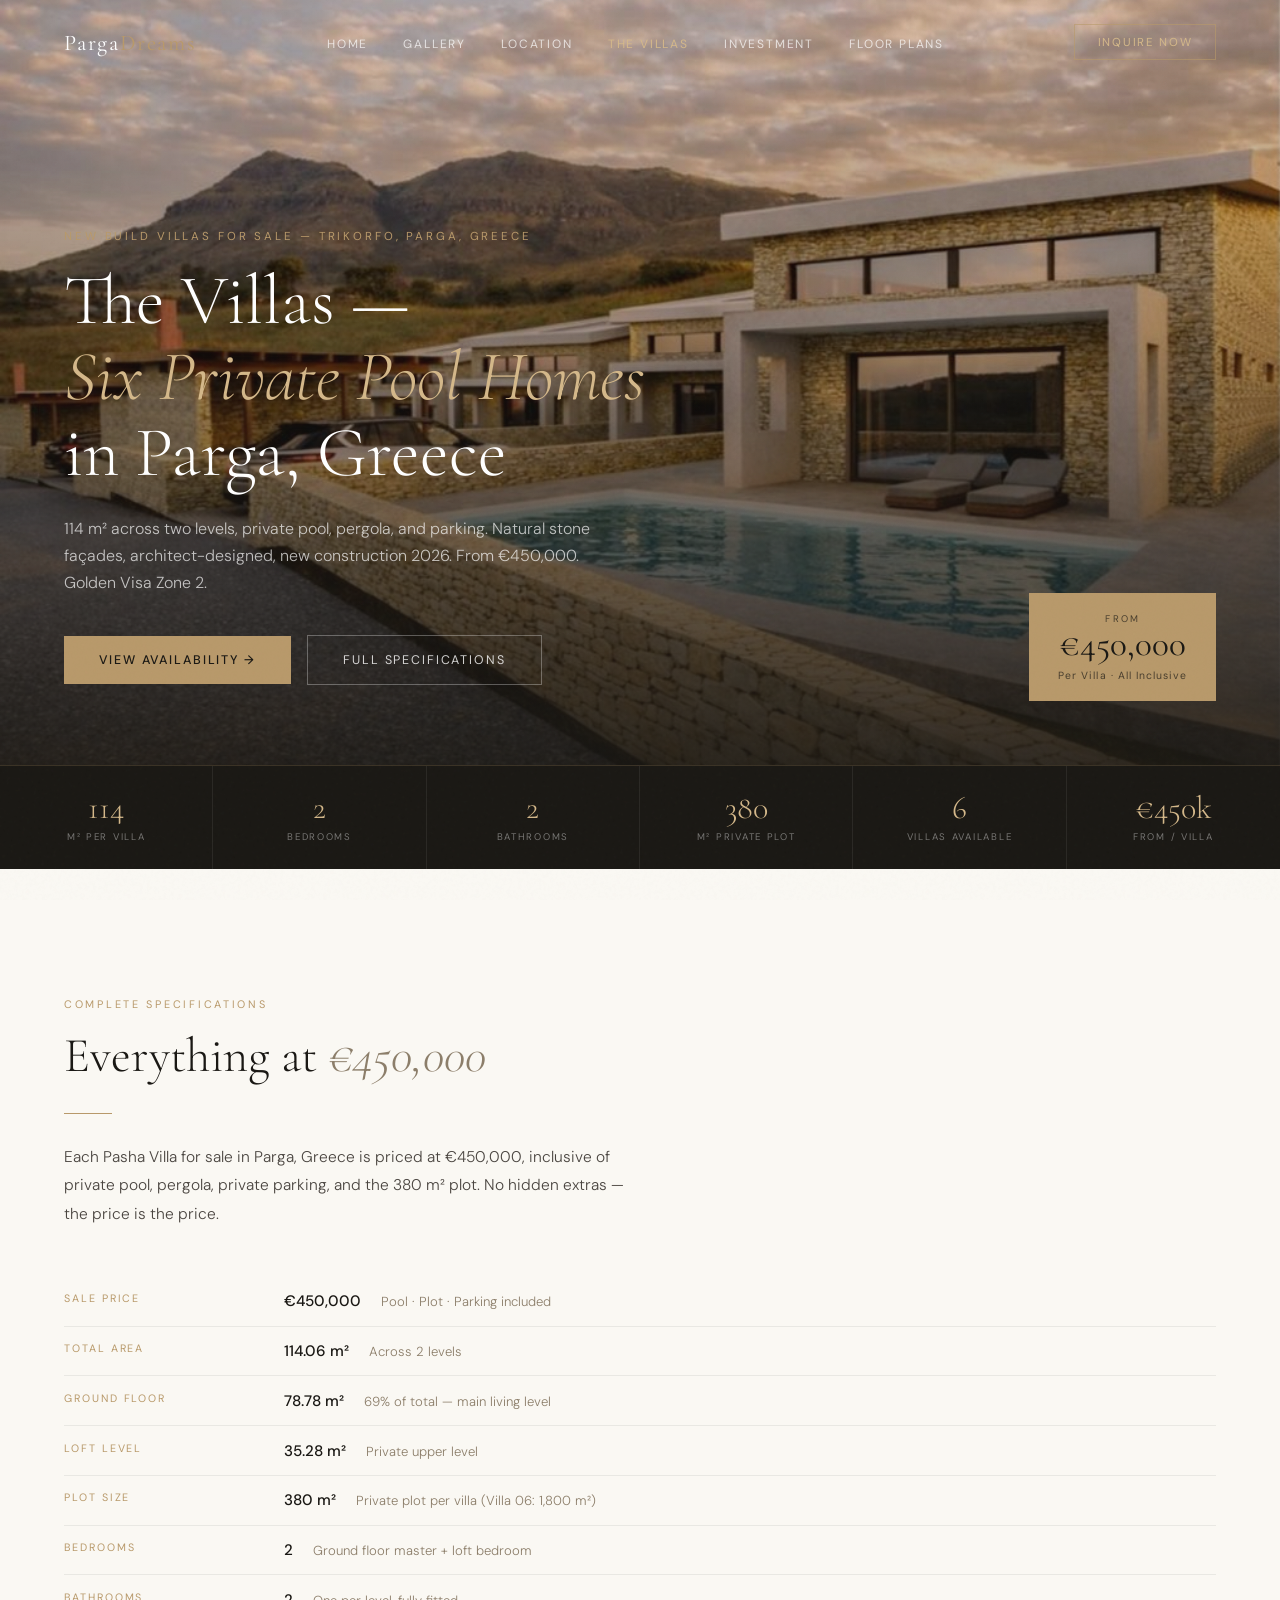
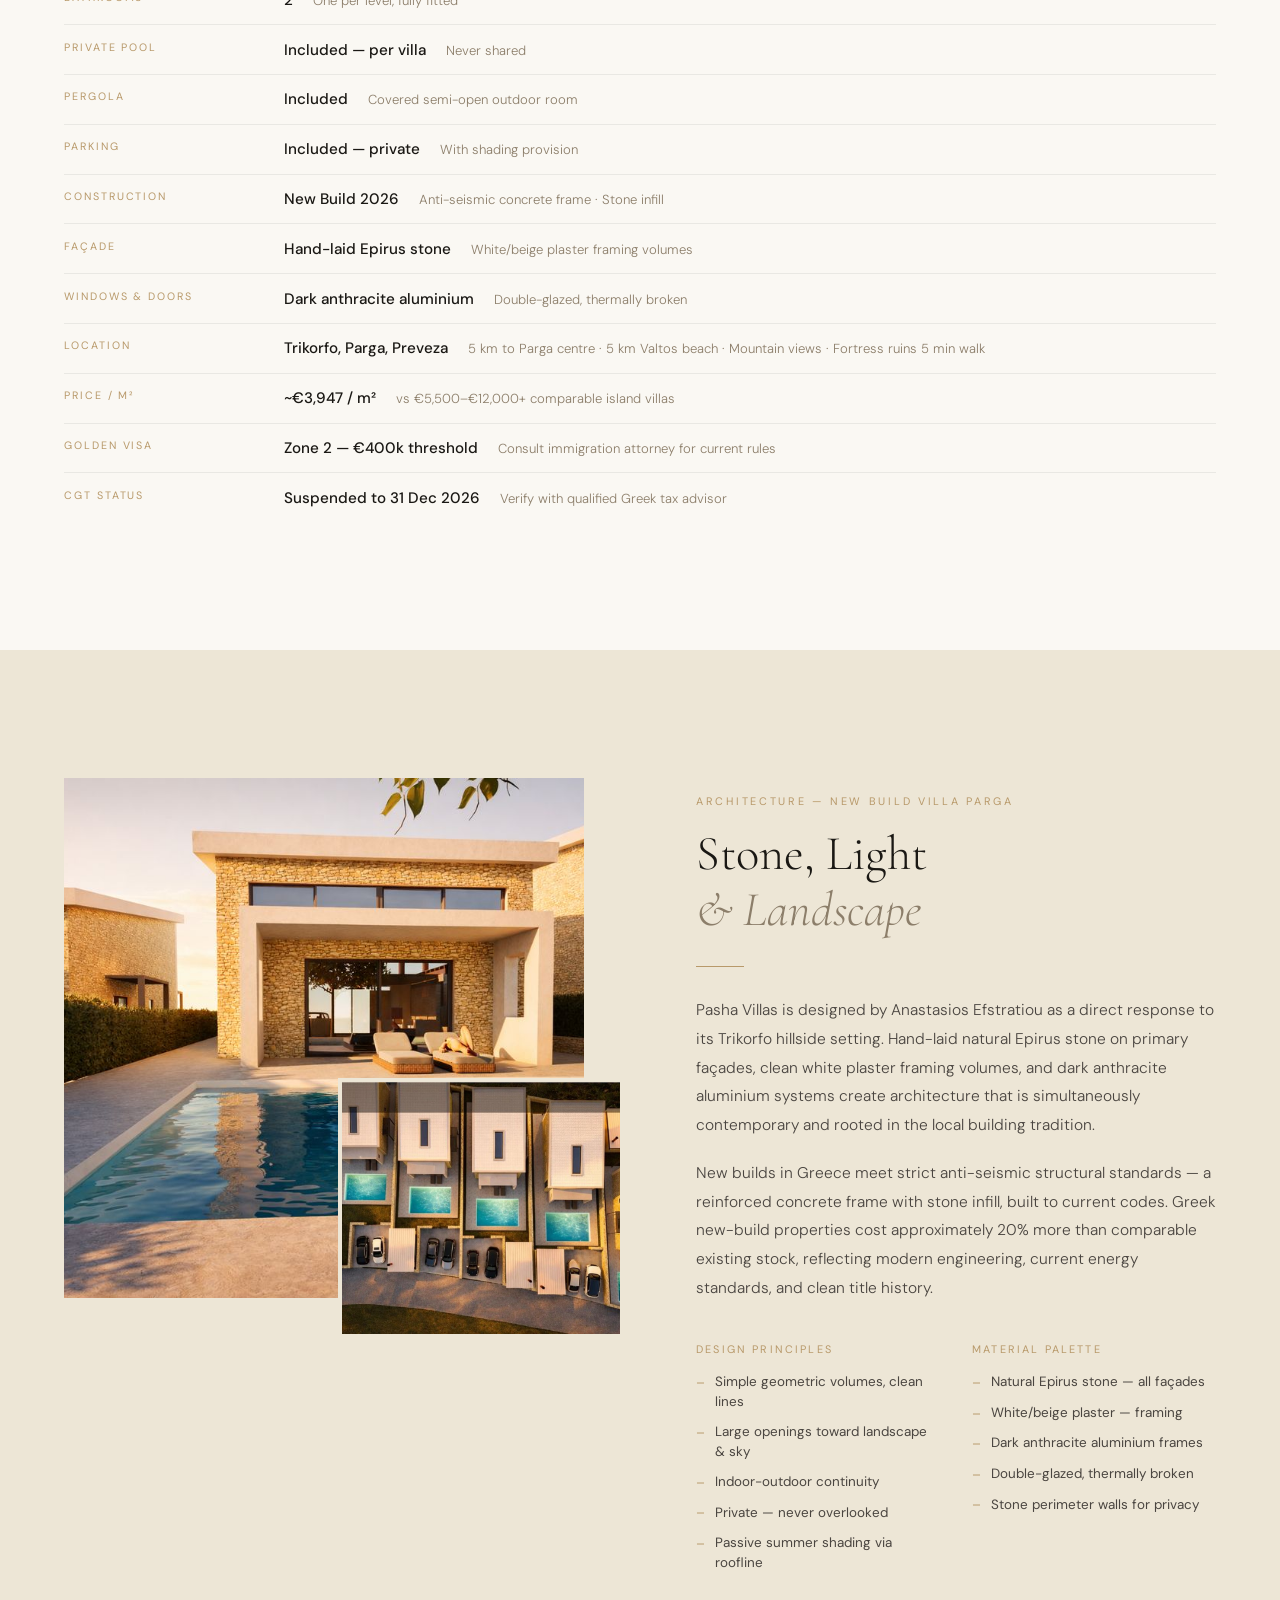
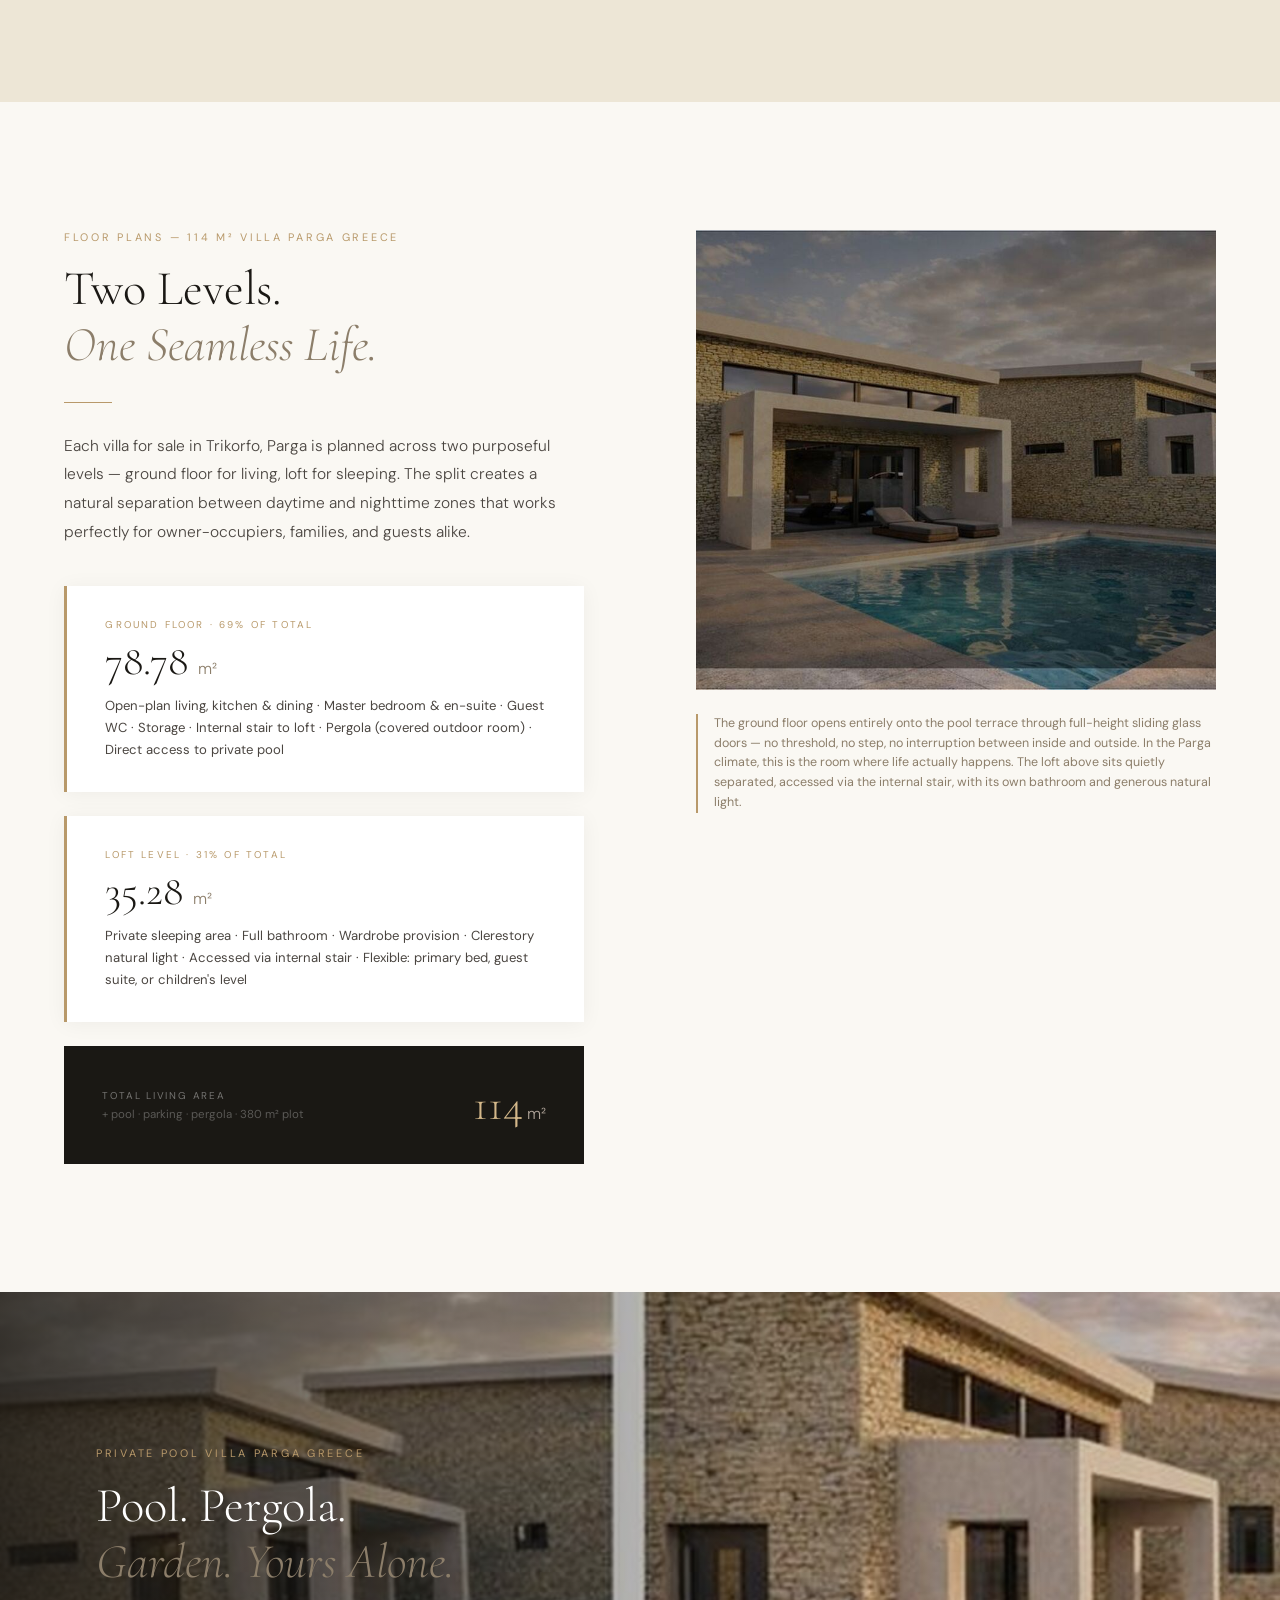
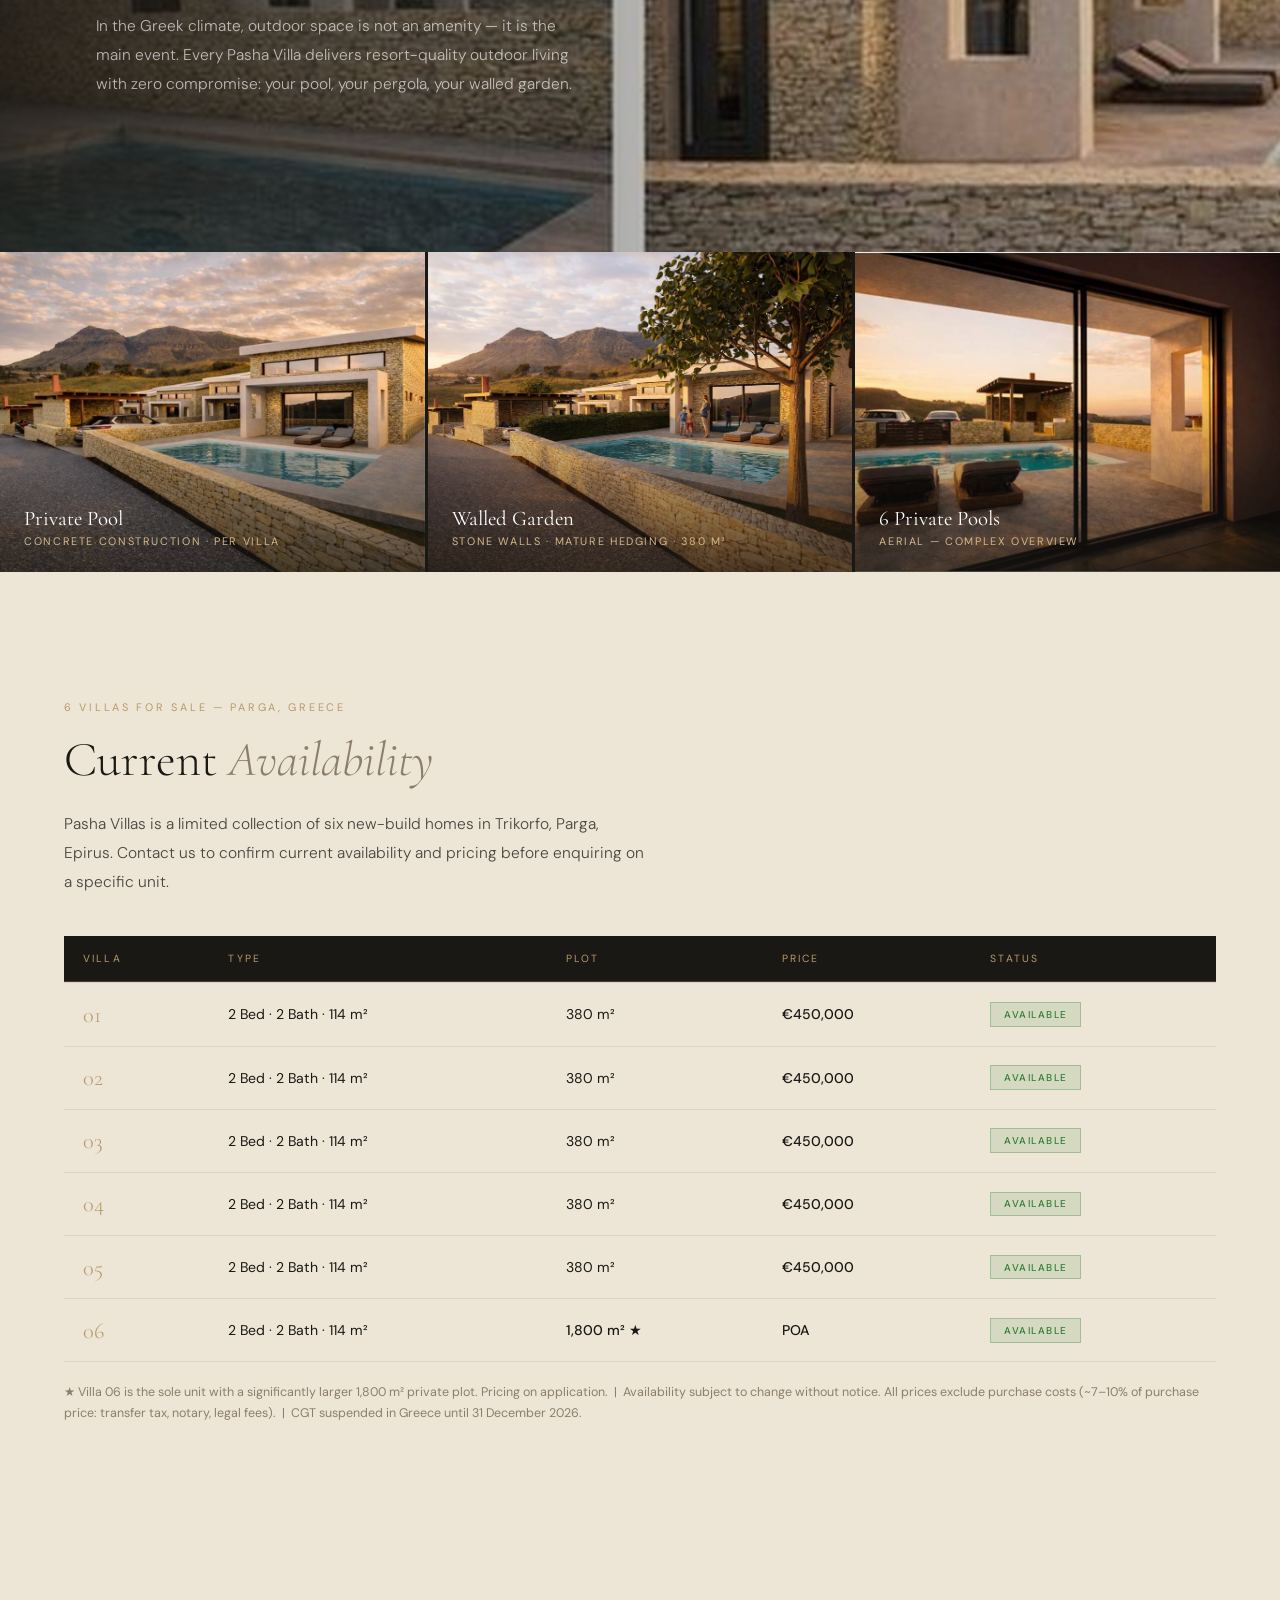
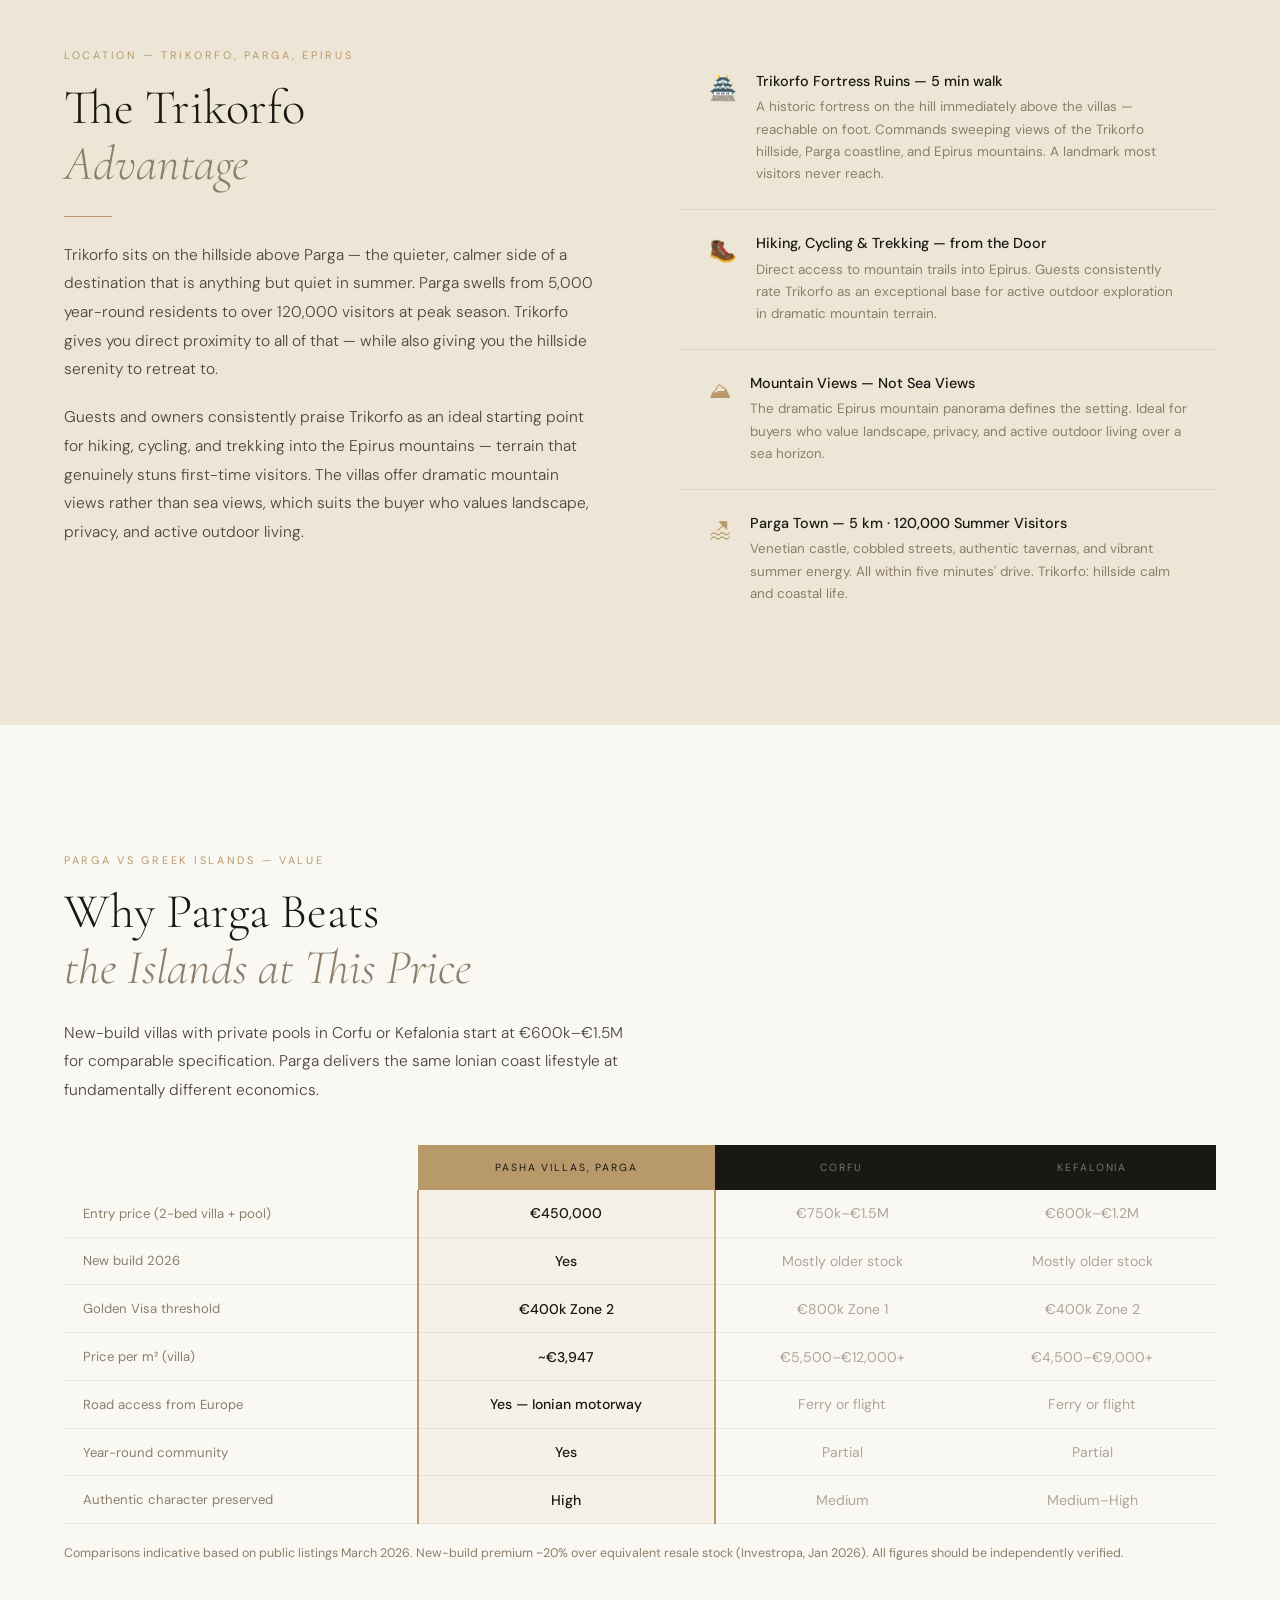
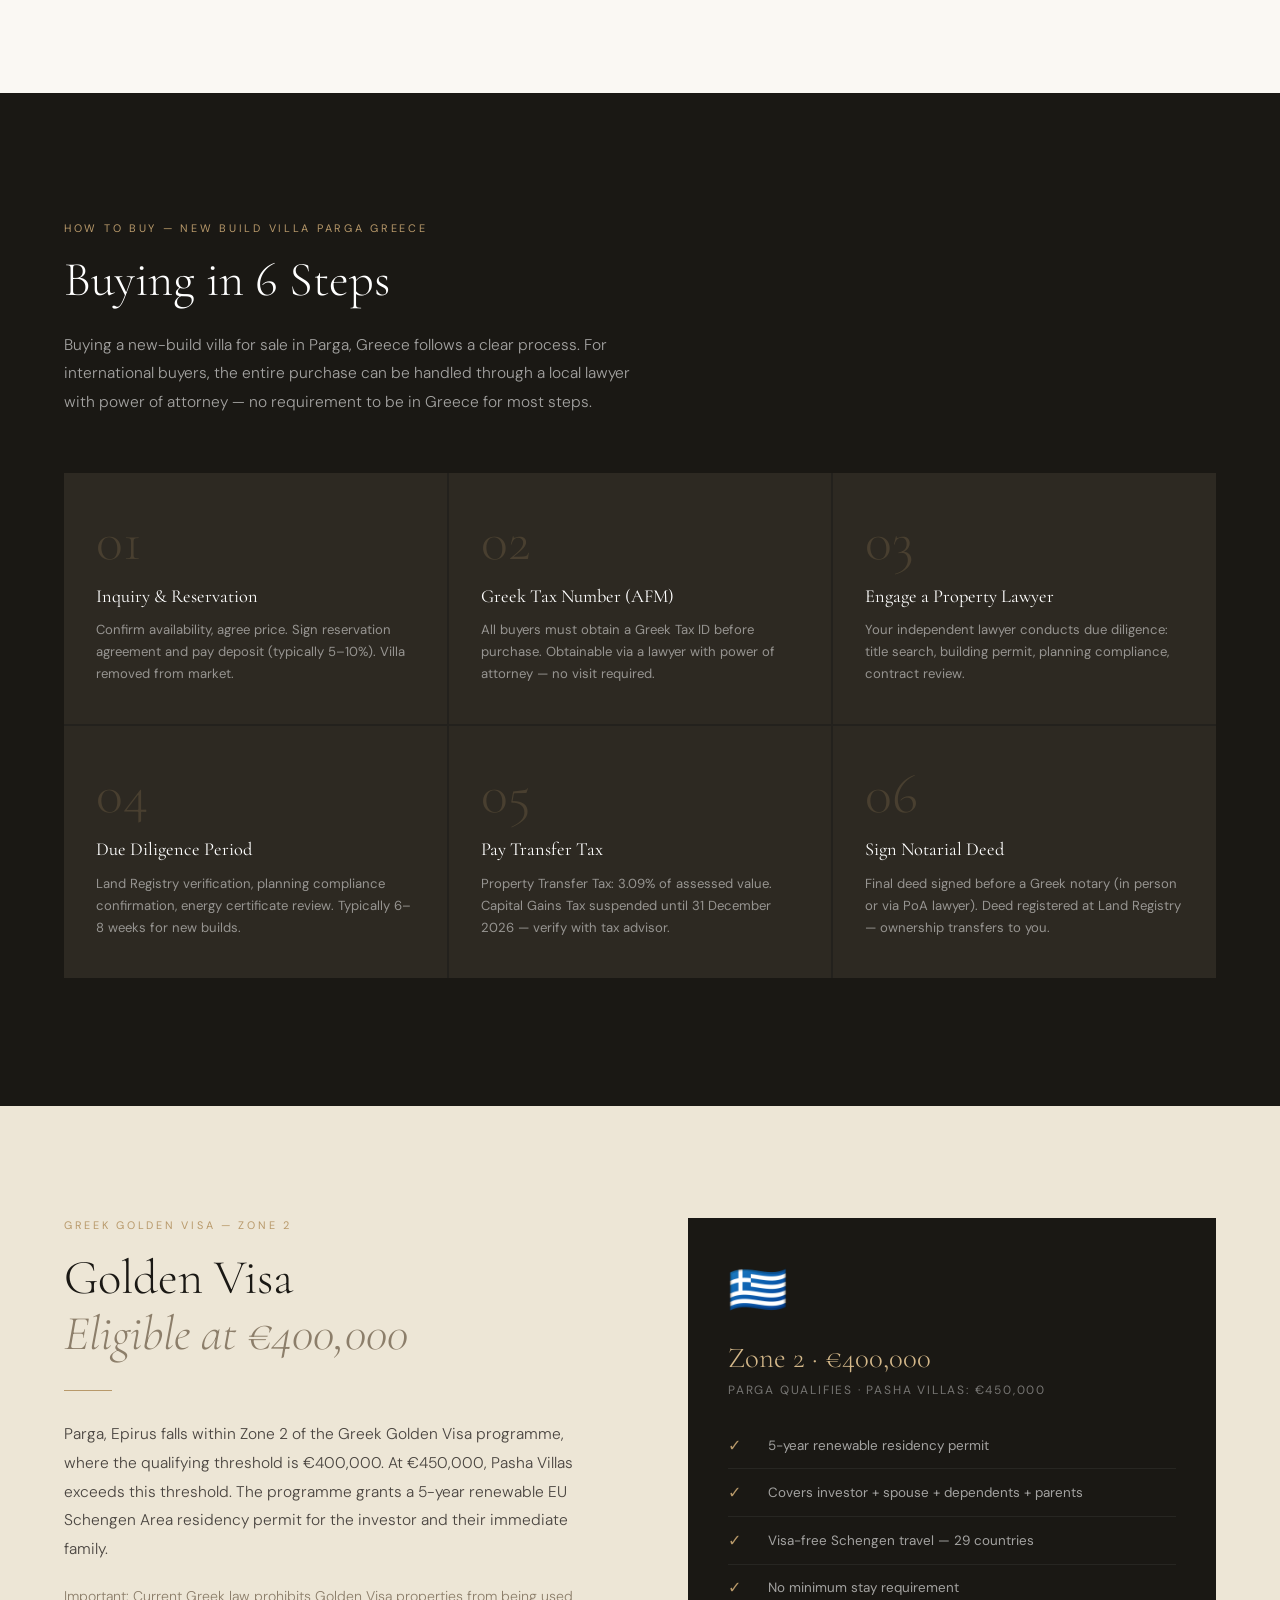
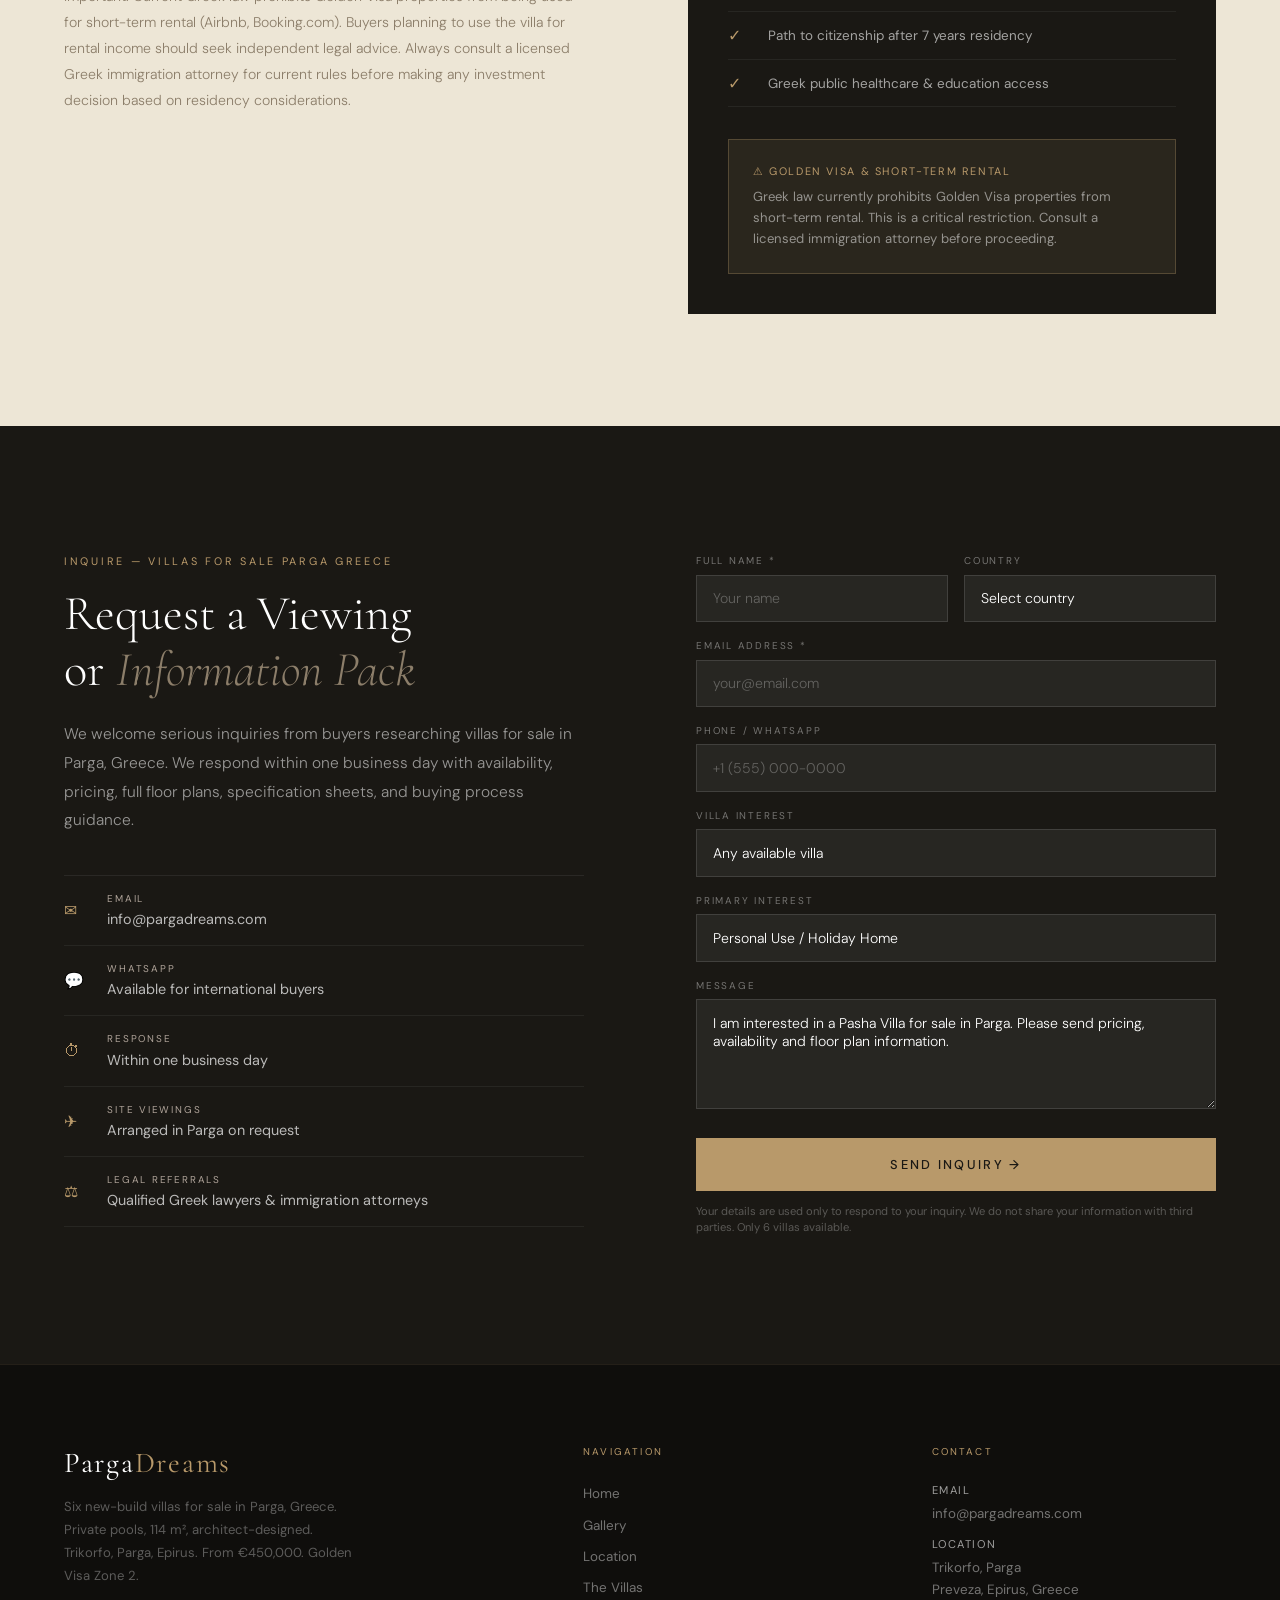
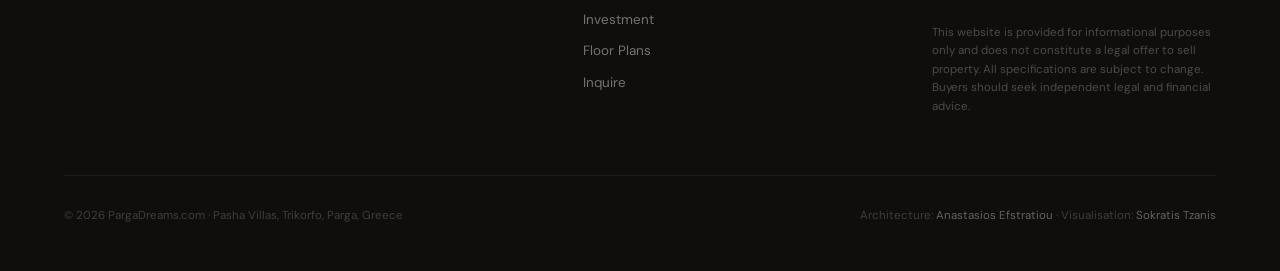
<file: pasha_villas_page.html>
<!DOCTYPE html>
<html lang="en">
<head>
  <meta charset="UTF-8">
  <meta name="viewport" content="width=device-width, initial-scale=1.0">
  <title>The Villas — New Build Villa for Sale Parga Greece | Pasha Villas | PargaDreams.com</title>
  <meta name="description" content="Pasha Villas — 6 new-build private pool villas for sale in Trikorfo, Parga, Greece. 114 m², 2 bed, 2 bath, private pool, pergola, parking. From €450,000. Golden Visa Zone 2.">
  <link rel="canonical" href="https://www.pargadreams.com/pasha-villas/">
  <meta property="og:title" content="The Villas — Pasha Villas for Sale in Parga, Greece | From €450,000">
  <meta property="og:description" content="6 new-build villas for sale in Trikorfo, Parga. Private pool, 114 m², 2 bedrooms, architect-designed. From €450,000. Golden Visa Zone 2.">
  <link rel="preconnect" href="https://fonts.googleapis.com">
  <link rel="preconnect" href="https://fonts.gstatic.com" crossorigin>
  <link href="https://fonts.googleapis.com/css2?family=Cormorant+Garamond:ital,wght@0,300;0,400;0,500;1,300;1,400&family=DM+Sans:wght@300;400;500&display=swap" rel="stylesheet">

  <script type="application/ld+json">
  {
    "@context": "https://schema.org",
    "@type": "RealEstateListing",
    "name": "Pasha Villas — New Build Villas for Sale in Parga Greece",
    "description": "Six new-build architect-designed villas for sale in Trikorfo, Parga, Greece. Private pool, 114.06 m², 2 bedrooms, 2 bathrooms, 380 m² plot. From €450,000. Golden Visa Zone 2.",
    "url": "https://www.pargadreams.com/pasha-villas/",
    "offers": {"@type":"Offer","price":"450000","priceCurrency":"EUR","availability":"https://schema.org/LimitedAvailability"},
    "numberOfBedrooms": 2, "numberOfBathroomsTotal": 2,
    "floorSize": {"@type":"QuantitativeValue","value":114.06,"unitCode":"MTK"},
    "address": {"@type":"PostalAddress","streetAddress":"Trikorfo","addressLocality":"Parga","addressRegion":"Epirus","addressCountry":"GR"},
    "geo": {"@type":"GeoCoordinates","latitude":"39.2833","longitude":"20.4001"},
    "amenityFeature":[
      {"@type":"LocationFeatureSpecification","name":"Private Swimming Pool","value":true},
      {"@type":"LocationFeatureSpecification","name":"Pergola","value":true},
      {"@type":"LocationFeatureSpecification","name":"Private Parking","value":true},
      {"@type":"LocationFeatureSpecification","name":"Natural Stone Facade","value":true},
      {"@type":"LocationFeatureSpecification","name":"New Construction","value":true}
    ]
  }
  </script>

<style>
*, *::before, *::after { box-sizing: border-box; margin: 0; padding: 0; }
:root {
  --sand: #f5f0e8; --sand-dark: #ede6d6; --charcoal: #1a1814; --charcoal-mid: #2d2922;
  --gold: #b8996a; --gold-light: #d4b88a; --stone: #8c7e6a; --stone-light: #b0a49a;
  --cream: #faf8f3; --text-dark: #1a1814; --text-mid: #4a4540; --text-light: #8c7e6a;
  --font-display: 'Cormorant Garamond', Georgia, serif;
  --font-body: 'DM Sans', system-ui, sans-serif;
}
html { scroll-behavior: smooth; font-size: 16px; }
body { font-family: var(--font-body); background: var(--cream); color: var(--text-dark); overflow-x: hidden; }
body::before { content:''; position:fixed; inset:0; background-image:url("data:image/svg+xml,%3Csvg viewBox='0 0 256 256' xmlns='http://www.w3.org/2000/svg'%3E%3Cfilter id='n'%3E%3CfeTurbulence type='fractalNoise' baseFrequency='0.9' numOctaves='4' stitchTiles='stitch'/%3E%3C/filter%3E%3Crect width='100%25' height='100%25' filter='url(%23n)' opacity='0.04'/%3E%3C/svg%3E"); pointer-events:none; z-index:9999; opacity:0.5; }

/* ── HERO ── */
.hero { position:relative; height:85vh; min-height:600px; overflow:hidden; display:flex; align-items:flex-end; }
.hero-img { position:absolute; inset:0; width:100%; height:100%; object-fit:cover; object-position:center 35%; }
.hero-overlay { position:absolute; inset:0; background:linear-gradient(to top, rgba(26,24,20,0.9) 0%, rgba(26,24,20,0.4) 55%, rgba(26,24,20,0.15) 100%); }
.hero-content { position:relative; z-index:2; padding:0 4rem 5rem; max-width:860px; }
.hero-eyebrow { font-size:0.72rem; font-weight:400; letter-spacing:0.25em; text-transform:uppercase; color:var(--gold); margin-bottom:1.2rem; opacity:0; animation:fadeUp 0.8s ease 0.3s forwards; }
.hero-title { font-family:var(--font-display); font-size:clamp(3rem,5.5vw,5rem); font-weight:300; line-height:1.08; color:#fff; margin-bottom:1.5rem; opacity:0; animation:fadeUp 0.9s ease 0.5s forwards; }
.hero-title em { font-style:italic; color:var(--gold-light); }
.hero-sub { font-size:1rem; font-weight:300; color:rgba(255,255,255,0.7); line-height:1.7; max-width:540px; margin-bottom:2.4rem; opacity:0; animation:fadeUp 0.9s ease 0.7s forwards; }
.hero-actions { display:flex; gap:1rem; align-items:center; flex-wrap:wrap; opacity:0; animation:fadeUp 0.9s ease 0.9s forwards; }
.btn-primary { background:var(--gold); color:var(--charcoal); border:none; font-family:var(--font-body); font-size:0.78rem; font-weight:500; letter-spacing:0.15em; text-transform:uppercase; padding:1rem 2.2rem; cursor:pointer; transition:all 0.3s; text-decoration:none; display:inline-block; }
.btn-primary:hover { background:var(--gold-light); }
.btn-ghost { background:transparent; color:rgba(255,255,255,0.8); border:1px solid rgba(255,255,255,0.3); font-family:var(--font-body); font-size:0.78rem; font-weight:400; letter-spacing:0.15em; text-transform:uppercase; padding:1rem 2.2rem; cursor:pointer; transition:all 0.3s; text-decoration:none; display:inline-block; }
.btn-ghost:hover { border-color:var(--gold-light); color:var(--gold-light); }
.hero-price-tag { position:absolute; bottom:4rem; right:4rem; z-index:2; background:var(--gold); padding:1.2rem 1.8rem; text-align:center; opacity:0; animation:fadeIn 1s ease 1.2s forwards; }
.price-label { font-size:0.6rem; letter-spacing:0.22em; text-transform:uppercase; color:var(--charcoal); opacity:0.7; display:block; }
.price-amount { font-family:var(--font-display); font-size:2.2rem; font-weight:400; color:var(--charcoal); line-height:1.1; display:block; }
.price-sub { font-size:0.65rem; letter-spacing:0.1em; color:var(--charcoal); opacity:0.7; display:block; margin-top:0.3rem; }

/* ── SPECS STRIP ── */
.specs-strip { background:var(--charcoal); }
.specs-inner { display:grid; grid-template-columns:repeat(6,1fr); border-top:1px solid rgba(184,153,106,0.2); }
.spec-item { padding:1.6rem 1.5rem; border-right:1px solid rgba(255,255,255,0.07); text-align:center; }
.spec-item:last-child { border-right:none; }
.spec-num { font-family:var(--font-display); font-size:2rem; font-weight:300; color:var(--gold-light); line-height:1; margin-bottom:0.4rem; }
.spec-label { font-size:0.6rem; font-weight:400; letter-spacing:0.18em; text-transform:uppercase; color:rgba(255,255,255,0.4); }

/* ── SHARED SECTION ── */
section { position:relative; }
.section-eyebrow { font-size:0.68rem; font-weight:400; letter-spacing:0.25em; text-transform:uppercase; color:var(--gold); margin-bottom:1.1rem; }
.section-title { font-family:var(--font-display); font-size:clamp(2rem,3.8vw,3.2rem); font-weight:300; line-height:1.15; color:var(--charcoal); margin-bottom:1.4rem; }
.section-title em { font-style:italic; color:var(--stone); }
.section-body { font-size:0.97rem; font-weight:300; line-height:1.85; color:var(--text-mid); max-width:580px; }
.gold-rule { width:48px; height:1px; background:var(--gold); margin:1.8rem 0; }
/* Reveal: always visible — observer adds entrance animation as enhancement only */
.reveal { opacity:1; transform:none; }
.reveal.animate-in { animation:revealUp 0.7s ease both; }
.reveal-delay-1.animate-in { animation-delay:0.1s; }
.reveal-delay-2.animate-in { animation-delay:0.2s; }
.reveal-delay-3.animate-in { animation-delay:0.3s; }
.reveal-delay-4.animate-in { animation-delay:0.4s; }
@keyframes revealUp { from { opacity:0; transform:translateY(24px); } to { opacity:1; transform:none; } }

/* ── FULL SPEC TABLE ── */
.spec-section { padding:8rem 4rem; background:var(--cream); }
.spec-table-wrap { margin-top:3rem; }
.spec-table { width:100%; border-collapse:collapse; }
.spec-table tr { border-bottom:1px solid rgba(26,24,20,0.07); }
.spec-table tr:last-child { border-bottom:none; }
.spec-table td { padding:0.9rem 0; vertical-align:top; }
.spec-table .spec-key { width:220px; font-size:0.67rem; letter-spacing:0.18em; text-transform:uppercase; color:var(--gold); padding-right:2rem; white-space:nowrap; }
.spec-table .spec-val { font-size:0.95rem; font-weight:500; color:var(--charcoal); }
.spec-table .spec-note { font-size:0.82rem; color:var(--stone); margin-left:1rem; font-weight:300; }

/* ── ARCHITECTURE SECTION ── */
.arch-section { padding:8rem 4rem; background:var(--sand-dark); }
.arch-inner { display:grid; grid-template-columns:1fr 1fr; gap:7rem; align-items:start; }
.arch-img-stack { position:relative; }
.arch-img-main { width:100%; height:520px; object-fit:cover; display:block; }
.arch-img-over { position:absolute; bottom:-2.5rem; right:-2.5rem; width:55%; height:260px; object-fit:cover; border:4px solid var(--sand-dark); }
.arch-text { padding-top:1rem; }
.arch-cols { display:grid; grid-template-columns:1fr 1fr; gap:2rem; margin-top:2.5rem; }
.arch-col-title { font-size:0.68rem; letter-spacing:0.2em; text-transform:uppercase; color:var(--gold); margin-bottom:1rem; }
.arch-col ul { list-style:none; display:grid; gap:0.6rem; }
.arch-col li { font-size:0.84rem; color:var(--text-mid); display:flex; gap:0.6rem; align-items:flex-start; line-height:1.5; }
.arch-col li::before { content:'–'; color:var(--gold); flex-shrink:0; margin-top:0.05rem; }

/* ── FLOOR PLAN SECTION ── */
.floorplan-section { padding:8rem 4rem; background:var(--cream); }
.floorplan-inner { display:grid; grid-template-columns:1fr 1fr; gap:7rem; align-items:start; }
.level-cards { display:grid; gap:0; }
.level-card { padding:2rem 2.4rem; border-left:3px solid var(--gold); background:#fff; box-shadow:0 2px 20px rgba(26,24,20,0.05); margin-bottom:1.5rem; }
.level-tag { font-size:0.62rem; letter-spacing:0.22em; text-transform:uppercase; color:var(--gold); margin-bottom:0.6rem; }
.level-size { font-family:var(--font-display); font-size:2.6rem; font-weight:300; color:var(--charcoal); line-height:1; }
.level-size span { font-size:1rem; font-family:var(--font-body); font-weight:300; color:var(--stone); }
.level-rooms { font-size:0.82rem; color:var(--text-mid); margin-top:0.8rem; line-height:1.65; }
.level-total { background:var(--charcoal); padding:2rem 2.4rem; display:flex; justify-content:space-between; align-items:center; }
.total-lbl { font-size:0.62rem; letter-spacing:0.18em; text-transform:uppercase; color:rgba(255,255,255,0.4); }
.total-num { font-family:var(--font-display); font-size:2.8rem; font-weight:300; color:var(--gold-light); }
.total-num span { font-size:1rem; font-family:var(--font-body); font-weight:300; color:var(--stone-light); }
.floorplan-img { width:100%; height:100%; position:relative; }
.floorplan-photo { width:100%; height:460px; object-fit:cover; display:block; margin-bottom:1.5rem; }
.floorplan-note { font-size:0.78rem; color:var(--text-light); line-height:1.6; border-left:2px solid var(--gold); padding-left:1rem; }

/* ── OUTDOOR LIVING ── */
.outdoor-section { padding:0; background:var(--charcoal); }
.outdoor-hero { position:relative; height:560px; overflow:hidden; }
.outdoor-hero-img { width:100%; height:100%; object-fit:cover; }
.outdoor-hero-overlay { position:absolute; inset:0; background:linear-gradient(to right, rgba(26,24,20,0.85) 0%, rgba(26,24,20,0.2) 60%); }
.outdoor-hero-content { position:absolute; inset:0; display:flex; align-items:center; padding:0 6rem; }
.outdoor-text { max-width:520px; }
.outdoor-text .section-title { color:#fff; }
.outdoor-text .section-body { color:rgba(255,255,255,0.65); max-width:480px; }
.outdoor-grid { display:grid; grid-template-columns:repeat(3,1fr); gap:3px; }
.outdoor-cell { position:relative; height:320px; overflow:hidden; }
.outdoor-cell img { width:100%; height:100%; object-fit:cover; transition:transform 0.7s ease; }
.outdoor-cell:hover img { transform:scale(1.05); }
.outdoor-cell-over { position:absolute; inset:0; background:linear-gradient(to top, rgba(26,24,20,0.7) 0%, transparent 55%); }
.outdoor-cell-label { position:absolute; bottom:1.5rem; left:1.5rem; }
.outdoor-cell-title { font-family:var(--font-display); font-size:1.3rem; font-weight:400; color:#fff; display:block; }
.outdoor-cell-sub { font-size:0.68rem; letter-spacing:0.15em; text-transform:uppercase; color:var(--gold-light); display:block; margin-top:0.2rem; }

/* ── AVAILABILITY ── */
.avail-section { padding:8rem 4rem; background:var(--sand-dark); }
.avail-table { width:100%; border-collapse:collapse; margin-top:2.5rem; }
.avail-table th { font-size:0.65rem; letter-spacing:0.2em; text-transform:uppercase; color:var(--gold); padding:1rem 1.2rem; background:var(--charcoal); text-align:left; font-weight:400; border-bottom:2px solid rgba(184,153,106,0.3); }
.avail-table td { padding:1.1rem 1.2rem; border-bottom:1px solid rgba(26,24,20,0.08); font-size:0.88rem; color:var(--text-dark); }
.avail-table tr:hover td { background:rgba(184,153,106,0.06); }
.avail-table .villa-num { font-family:var(--font-display); font-size:1.4rem; font-weight:300; color:var(--gold); }
.avail-table .villa-price { font-weight:500; color:var(--charcoal); }
.status-badge { display:inline-block; padding:0.3rem 0.8rem; font-size:0.62rem; letter-spacing:0.15em; text-transform:uppercase; font-weight:500; }
.status-available { background:rgba(46,125,50,0.12); color:#2e7d32; border:1px solid rgba(46,125,50,0.3); }
.avail-note { font-size:0.78rem; color:var(--text-light); margin-top:1.2rem; line-height:1.7; }

/* ── COMPARISON ── */
.compare-section { padding:8rem 4rem; background:var(--cream); }
.compare-table { width:100%; border-collapse:collapse; margin-top:2.5rem; }
.compare-table th { padding:1rem 1.2rem; font-size:0.65rem; letter-spacing:0.18em; text-transform:uppercase; font-weight:400; }
.compare-table th:first-child { text-align:left; color:var(--stone); }
.compare-table th.highlight { background:var(--gold); color:var(--charcoal); }
.compare-table th.dim { background:var(--charcoal); color:rgba(255,255,255,0.4); }
.compare-table td { padding:0.9rem 1.2rem; border-bottom:1px solid rgba(26,24,20,0.07); font-size:0.88rem; }
.compare-table td:first-child { color:var(--stone); font-size:0.82rem; }
.compare-table td.highlight { background:rgba(184,153,106,0.08); font-weight:500; color:var(--charcoal); text-align:center; border-left:2px solid var(--gold); border-right:2px solid var(--gold); }
.compare-table td.dim { color:var(--stone-light); text-align:center; }

/* ── PROCESS ── */
.process-section { padding:8rem 4rem; background:var(--charcoal); }
.process-section .section-title { color:#fff; }
.process-section .section-body { color:rgba(255,255,255,0.6); }
.process-steps { display:grid; grid-template-columns:repeat(3,1fr); gap:2px; margin-top:3.5rem; background:rgba(255,255,255,0.04); }
.process-step { padding:2.5rem 2rem; background:var(--charcoal-mid); position:relative; }
.step-num { font-family:var(--font-display); font-size:3.5rem; font-weight:300; color:rgba(184,153,106,0.2); line-height:1; margin-bottom:1rem; }
.step-title { font-family:var(--font-display); font-size:1.15rem; font-weight:400; color:#fff; margin-bottom:0.8rem; }
.step-body { font-size:0.82rem; color:rgba(255,255,255,0.5); line-height:1.65; }

/* ── GOLDEN VISA ── */
.visa-section { padding:7rem 4rem; background:var(--sand-dark); }
.visa-inner { display:grid; grid-template-columns:1fr 1fr; gap:6rem; align-items:start; }
.visa-badge-block { background:var(--charcoal); padding:2.5rem; }
.visa-badge-flag { font-size:3rem; display:block; margin-bottom:1.2rem; }
.visa-badge-title { font-family:var(--font-display); font-size:1.8rem; font-weight:300; color:var(--gold-light); margin-bottom:0.4rem; }
.visa-badge-sub { font-size:0.75rem; letter-spacing:0.15em; text-transform:uppercase; color:rgba(255,255,255,0.4); margin-bottom:1.5rem; }
.visa-fact-row { display:flex; gap:1rem; align-items:center; padding:0.8rem 0; border-bottom:1px solid rgba(255,255,255,0.06); }
.visa-fact-row:last-child { border-bottom:none; }
.visa-fact-icon { color:var(--gold); font-size:1rem; flex-shrink:0; width:1.5rem; }
.visa-fact-text { font-size:0.84rem; color:rgba(255,255,255,0.6); }
.visa-warning { background:rgba(184,153,106,0.1); border:1px solid rgba(184,153,106,0.3); padding:1.5rem; margin-top:2rem; }
.visa-warning-title { font-size:0.68rem; letter-spacing:0.15em; text-transform:uppercase; color:var(--gold); margin-bottom:0.5rem; }
.visa-warning-text { font-size:0.82rem; color:rgba(255,255,255,0.5); line-height:1.6; }

/* ── INQUIRY ── */
.inquiry-section { padding:8rem 4rem; background:var(--charcoal); display:grid; grid-template-columns:1fr 1fr; gap:7rem; align-items:start; }
.inquiry-section .section-title { color:#fff; }
.inquiry-section .section-body { color:rgba(255,255,255,0.55); }
.contact-list { margin-top:2.5rem; display:grid; gap:0; border-top:1px solid rgba(255,255,255,0.07); }
.contact-row { display:flex; align-items:center; gap:1.2rem; padding:1rem 0; border-bottom:1px solid rgba(255,255,255,0.06); }
.contact-icon { color:var(--gold); font-size:1rem; width:1.5rem; flex-shrink:0; }
.contact-detail { }
.contact-lbl { font-size:0.62rem; letter-spacing:0.18em; text-transform:uppercase; color:var(--stone-light); display:block; margin-bottom:0.2rem; }
.contact-val { font-size:0.9rem; color:rgba(255,255,255,0.7); }
.form-group { margin-bottom:1.1rem; }
.form-group label { display:block; font-size:0.62rem; letter-spacing:0.18em; text-transform:uppercase; color:rgba(255,255,255,0.4); margin-bottom:0.45rem; }
.form-group input, .form-group select, .form-group textarea { width:100%; background:rgba(255,255,255,0.06); border:1px solid rgba(255,255,255,0.12); color:#fff; font-family:var(--font-body); font-size:0.88rem; font-weight:300; padding:0.85rem 1rem; outline:none; transition:border-color 0.2s; appearance:none; }
.form-group input:focus, .form-group select:focus, .form-group textarea:focus { border-color:var(--gold); }
.form-group input::placeholder, .form-group textarea::placeholder { color:rgba(255,255,255,0.28); }
.form-group select option { background:var(--charcoal-mid); }
.form-group textarea { resize:vertical; min-height:110px; }
.form-row { display:grid; grid-template-columns:1fr 1fr; gap:1rem; }
.form-submit { width:100%; background:var(--gold); border:none; color:var(--charcoal); font-family:var(--font-body); font-size:0.8rem; font-weight:500; letter-spacing:0.18em; text-transform:uppercase; padding:1.1rem 2rem; cursor:pointer; transition:background 0.3s; margin-top:0.4rem; }
.form-submit:hover { background:var(--gold-light); }
.form-note { font-size:0.7rem; color:rgba(255,255,255,0.28); margin-top:0.75rem; line-height:1.5; }

@media(max-width:900px) {
  nav { padding:1.5rem 2rem; } nav.scrolled { padding:1rem 2rem; } .nav-links { display:none; }
  .hero-content { padding:0 2rem 4.5rem; } .hero-price-tag { right:2rem; bottom:3rem; }
  .specs-inner { grid-template-columns:repeat(3,1fr); }
  .arch-inner, .floorplan-inner, .visa-inner, .inquiry-section { grid-template-columns:1fr; gap:4rem; padding:5rem 2rem; }
  .arch-img-over { display:none; }
  .spec-section, .avail-section, .compare-section, .process-section { padding:5rem 2rem; }
  .outdoor-hero-content { padding:0 2.5rem; }
  .outdoor-grid { grid-template-columns:1fr; }
  .outdoor-cell { height:260px; }
  .process-steps { grid-template-columns:1fr; }
  .footer-inner { grid-template-columns:1fr; gap:2rem; }
  .footer-bottom { flex-direction:column; gap:0.5rem; text-align:center; }
}
/* ── NAV ── */
nav{position:fixed;top:0;left:0;right:0;z-index:100;padding:1.5rem 4rem;display:flex;align-items:center;justify-content:space-between;transition:all .4s ease}
nav.scrolled{background:rgba(26,24,20,.96);backdrop-filter:blur(12px);padding:1rem 4rem;box-shadow:0 1px 0 rgba(184,153,106,.15)}
.nav-logo{font-family:var(--font-display);font-size:1.4rem;font-weight:400;letter-spacing:.08em;color:#fff;text-decoration:none}
.nav-logo span{color:var(--gold)}
.nav-links{display:flex;gap:2.2rem;list-style:none}
.nav-links a{font-size:.75rem;font-weight:400;letter-spacing:.15em;text-transform:uppercase;color:rgba(255,255,255,.7);text-decoration:none;transition:color .2s}
.nav-links a:hover,.nav-links a.active{color:var(--gold-light)}
.nav-cta{background:transparent;border:1px solid rgba(184,153,106,.6);color:var(--gold-light);font-family:var(--font-body);font-size:.72rem;font-weight:400;letter-spacing:.15em;text-transform:uppercase;padding:.6rem 1.4rem;cursor:pointer;transition:all .3s;text-decoration:none;white-space:nowrap}
.nav-cta:hover{background:var(--gold);border-color:var(--gold);color:var(--charcoal)}
/* ── FOOTER ── */
footer{background:#0f0e0c;padding:5rem 4rem 3rem;border-top:1px solid rgba(184,153,106,.12)}
.footer-inner{display:grid;grid-template-columns:1.6fr 1fr 1fr;gap:4rem;margin-bottom:3rem}
.footer-brand{}
.footer-logo{font-family:var(--font-display);font-size:1.8rem;font-weight:400;color:#fff;letter-spacing:.06em;margin-bottom:1rem;display:block;text-decoration:none}
.footer-logo span{color:var(--gold)}
.footer-tagline{font-size:.82rem;color:rgba(255,255,255,.32);line-height:1.75;max-width:300px}
.footer-col-title{font-size:.62rem;letter-spacing:.22em;text-transform:uppercase;color:var(--gold);margin-bottom:1.5rem}
.footer-links{list-style:none;display:grid;gap:.65rem}
.footer-links a{font-size:.84rem;color:rgba(255,255,255,.42);text-decoration:none;transition:color .2s}
.footer-links a:hover{color:var(--gold-light)}
.footer-contact-item{font-size:.84rem;color:rgba(255,255,255,.42);margin-bottom:.7rem;line-height:1.6}
.footer-contact-item strong{display:block;color:rgba(255,255,255,.6);font-weight:400;font-size:.7rem;letter-spacing:.14em;text-transform:uppercase;margin-bottom:.2rem}
.footer-bottom{border-top:1px solid rgba(255,255,255,.06);padding-top:2rem;display:flex;justify-content:space-between;align-items:center;flex-wrap:wrap;gap:.5rem}
.footer-copy{font-size:.72rem;color:rgba(255,255,255,.2)}
.footer-credits{font-size:.72rem;color:rgba(255,255,255,.2)}
.footer-credits a{color:rgba(255,255,255,.35);text-decoration:none}
.footer-credits a:hover{color:var(--gold-light)}
@media(max-width:900px){nav{padding:1.2rem 2rem}.nav-links{display:none}.nav-cta{padding:.5rem 1rem;font-size:.68rem}
footer{padding:4rem 2rem 2.5rem}.footer-inner{grid-template-columns:1fr;gap:2.5rem}.footer-bottom{flex-direction:column;text-align:center;gap:.4rem}}
@keyframes fadeUp{from{opacity:0;transform:translateY(24px)}to{opacity:1;transform:none}}
@keyframes fadeIn{from{opacity:0}to{opacity:1}}
</style>
</head>
<body>

<!-- ═══ NAV ═══ -->
<nav id="nav">
  <a href="/" class="nav-logo">Parga<span>Dreams</span></a>
  <ul class="nav-links">
    <li><a href="/">Home</a></li>
    <li><a href="gallery_page.html">Gallery</a></li>
    <li><a href="location_page.html">Location</a></li>
    <li><a href="pasha_villas_page.html" class="active">The Villas</a></li>
    <li><a href="investment_page.html">Investment</a></li>
    <li><a href="floor_plans_page.html">Floor Plans</a></li>
  </ul>
  <a href="#inquiry" class="nav-cta">Inquire Now</a>
</nav>

<!-- ═══ HERO ═══ -->
<section class="hero">
  <img src="media/images/pool_mountain.jpg" alt="Pasha Villas private pool with Epirus mountain backdrop, Trikorfo Parga Greece" class="hero-img">
  <div class="hero-overlay"></div>
  <div class="hero-content">
    <p class="hero-eyebrow">New Build Villas for Sale — Trikorfo, Parga, Greece</p>
    <h1 class="hero-title">The Villas —<br><em>Six Private Pool Homes</em><br>in Parga, Greece</h1>
    <p class="hero-sub">114 m² across two levels, private pool, pergola, and parking. Natural stone façades, architect-designed, new construction 2026. From €450,000. Golden Visa Zone 2.</p>
    <div class="hero-actions">
      <a href="#availability" class="btn-primary">View Availability →</a>
      <a href="#spec" class="btn-ghost">Full Specifications</a>
    </div>
  </div>
  <div class="hero-price-tag">
    <span class="price-label">From</span>
    <span class="price-amount">€450,000</span>
    <span class="price-sub">Per Villa · All Inclusive</span>
  </div>
</section>

<!-- ═══ SPECS STRIP ═══ -->
<div class="specs-strip">
  <div class="specs-inner">
    <div class="spec-item reveal"><div class="spec-num">114</div><div class="spec-label">m² per Villa</div></div>
    <div class="spec-item reveal reveal-delay-1"><div class="spec-num">2</div><div class="spec-label">Bedrooms</div></div>
    <div class="spec-item reveal reveal-delay-2"><div class="spec-num">2</div><div class="spec-label">Bathrooms</div></div>
    <div class="spec-item reveal reveal-delay-3"><div class="spec-num">380</div><div class="spec-label">m² Private Plot</div></div>
    <div class="spec-item reveal reveal-delay-4"><div class="spec-num">6</div><div class="spec-label">Villas Available</div></div>
    <div class="spec-item reveal reveal-delay-4"><div class="spec-num">€450k</div><div class="spec-label">From / Villa</div></div>
  </div>
</div>

<!-- ═══ FULL SPEC TABLE ═══ -->
<section class="spec-section" id="spec">
  <div>
    <p class="section-eyebrow reveal">Complete Specifications</p>
    <h2 class="section-title reveal reveal-delay-1">Everything at <em>€450,000</em></h2>
    <div class="gold-rule reveal reveal-delay-2"></div>
    <p class="section-body reveal reveal-delay-2">Each Pasha Villa for sale in Parga, Greece is priced at €450,000, inclusive of private pool, pergola, private parking, and the 380 m² plot. No hidden extras — the price is the price.</p>
  </div>
  <div class="spec-table-wrap reveal reveal-delay-2">
    <table class="spec-table">
      <tr><td class="spec-key">Sale Price</td><td class="spec-val">€450,000 <span class="spec-note">Pool · Plot · Parking included</span></td></tr>
      <tr><td class="spec-key">Total Area</td><td class="spec-val">114.06 m² <span class="spec-note">Across 2 levels</span></td></tr>
      <tr><td class="spec-key">Ground Floor</td><td class="spec-val">78.78 m² <span class="spec-note">69% of total — main living level</span></td></tr>
      <tr><td class="spec-key">Loft Level</td><td class="spec-val">35.28 m² <span class="spec-note">Private upper level</span></td></tr>
      <tr><td class="spec-key">Plot Size</td><td class="spec-val">380 m² <span class="spec-note">Private plot per villa (Villa 06: 1,800 m²)</span></td></tr>
      <tr><td class="spec-key">Bedrooms</td><td class="spec-val">2 <span class="spec-note">Ground floor master + loft bedroom</span></td></tr>
      <tr><td class="spec-key">Bathrooms</td><td class="spec-val">2 <span class="spec-note">One per level, fully fitted</span></td></tr>
      <tr><td class="spec-key">Private Pool</td><td class="spec-val">Included — per villa <span class="spec-note">Never shared</span></td></tr>
      <tr><td class="spec-key">Pergola</td><td class="spec-val">Included <span class="spec-note">Covered semi-open outdoor room</span></td></tr>
      <tr><td class="spec-key">Parking</td><td class="spec-val">Included — private <span class="spec-note">With shading provision</span></td></tr>
      <tr><td class="spec-key">Construction</td><td class="spec-val">New Build 2026 <span class="spec-note">Anti-seismic concrete frame · Stone infill</span></td></tr>
      <tr><td class="spec-key">Façade</td><td class="spec-val">Hand-laid Epirus stone <span class="spec-note">White/beige plaster framing volumes</span></td></tr>
      <tr><td class="spec-key">Windows & Doors</td><td class="spec-val">Dark anthracite aluminium <span class="spec-note">Double-glazed, thermally broken</span></td></tr>
      <tr><td class="spec-key">Location</td><td class="spec-val">Trikorfo, Parga, Preveza <span class="spec-note">5 km to Parga centre · 5 km Valtos beach · Mountain views · Fortress ruins 5 min walk</span></td></tr>
      <tr><td class="spec-key">Price / m²</td><td class="spec-val">~€3,947 / m² <span class="spec-note">vs €5,500–€12,000+ comparable island villas</span></td></tr>
      <tr><td class="spec-key">Golden Visa</td><td class="spec-val">Zone 2 — €400k threshold <span class="spec-note">Consult immigration attorney for current rules</span></td></tr>
      <tr><td class="spec-key">CGT Status</td><td class="spec-val">Suspended to 31 Dec 2026 <span class="spec-note">Verify with qualified Greek tax advisor</span></td></tr>
    </table>
  </div>
</section>

<!-- ═══ ARCHITECTURE ═══ -->
<section class="arch-section">
  <div class="arch-inner">
    <div class="arch-img-stack reveal">
      <img src="media/images/pool_sunbeds.jpg" alt="Pasha Villa private pool with sunbeds and stone facade, Parga Greece" class="arch-img-main">
      <img src="media/images/dusk_facade.jpg" alt="Pasha Villas stone facade at dusk, Trikorfo Parga" class="arch-img-over reveal reveal-delay-2">
    </div>
    <div class="arch-text">
      <p class="section-eyebrow reveal">Architecture — New Build Villa Parga</p>
      <h2 class="section-title reveal reveal-delay-1">Stone, Light<br><em>& Landscape</em></h2>
      <div class="gold-rule reveal reveal-delay-2"></div>
      <p class="section-body reveal reveal-delay-2">Pasha Villas is designed by Anastasios Efstratiou as a direct response to its Trikorfo hillside setting. Hand-laid natural Epirus stone on primary façades, clean white plaster framing volumes, and dark anthracite aluminium systems create architecture that is simultaneously contemporary and rooted in the local building tradition.</p>
      <p class="section-body reveal reveal-delay-3" style="margin-top:1.2rem;">New builds in Greece meet strict anti-seismic structural standards — a reinforced concrete frame with stone infill, built to current codes. Greek new-build properties cost approximately 20% more than comparable existing stock, reflecting modern engineering, current energy standards, and clean title history.</p>
      <div class="arch-cols reveal reveal-delay-3">
        <div class="arch-col">
          <div class="arch-col-title">Design Principles</div>
          <ul>
            <li>Simple geometric volumes, clean lines</li>
            <li>Large openings toward landscape & sky</li>
            <li>Indoor-outdoor continuity</li>
            <li>Private — never overlooked</li>
            <li>Passive summer shading via roofline</li>
          </ul>
        </div>
        <div class="arch-col">
          <div class="arch-col-title">Material Palette</div>
          <ul>
            <li>Natural Epirus stone — all façades</li>
            <li>White/beige plaster — framing</li>
            <li>Dark anthracite aluminium frames</li>
            <li>Double-glazed, thermally broken</li>
            <li>Stone perimeter walls for privacy</li>
          </ul>
        </div>
      </div>
    </div>
  </div>
</section>

<!-- ═══ FLOOR PLANS ═══ -->
<section class="floorplan-section" id="floorplans">
  <div class="floorplan-inner">
    <div>
      <p class="section-eyebrow reveal">Floor Plans — 114 m² Villa Parga Greece</p>
      <h2 class="section-title reveal reveal-delay-1">Two Levels.<br><em>One Seamless Life.</em></h2>
      <div class="gold-rule reveal reveal-delay-2"></div>
      <p class="section-body reveal reveal-delay-2">Each villa for sale in Trikorfo, Parga is planned across two purposeful levels — ground floor for living, loft for sleeping. The split creates a natural separation between daytime and nighttime zones that works perfectly for owner-occupiers, families, and guests alike.</p>
      <div class="level-cards reveal reveal-delay-3" style="margin-top:2.5rem;">
        <div class="level-card">
          <div class="level-tag">Ground Floor · 69% of Total</div>
          <div class="level-size">78.78 <span>m²</span></div>
          <div class="level-rooms">Open-plan living, kitchen & dining · Master bedroom & en-suite · Guest WC · Storage · Internal stair to loft · Pergola (covered outdoor room) · Direct access to private pool</div>
        </div>
        <div class="level-card">
          <div class="level-tag">Loft Level · 31% of Total</div>
          <div class="level-size">35.28 <span>m²</span></div>
          <div class="level-rooms">Private sleeping area · Full bathroom · Wardrobe provision · Clerestory natural light · Accessed via internal stair · Flexible: primary bed, guest suite, or children's level</div>
        </div>
        <div class="level-total">
          <div>
            <div class="total-lbl">Total Living Area</div>
            <div style="font-size:0.72rem;color:rgba(255,255,255,0.28);margin-top:0.3rem;">+ pool · parking · pergola · 380 m² plot</div>
          </div>
          <div class="total-num">114<span> m²</span></div>
        </div>
      </div>
    </div>
    <div class="floorplan-img reveal reveal-delay-2">
      <img src="media/images/interior_glass.jpg" alt="Interior view through sliding glass doors to private pool, Pasha Villas Parga Greece" class="floorplan-photo">
      <p class="floorplan-note">The ground floor opens entirely onto the pool terrace through full-height sliding glass doors — no threshold, no step, no interruption between inside and outside. In the Parga climate, this is the room where life actually happens. The loft above sits quietly separated, accessed via the internal stair, with its own bathroom and generous natural light.</p>
    </div>
  </div>
</section>

<!-- ═══ OUTDOOR LIVING ═══ -->
<section class="outdoor-section" id="outdoor">
  <div class="outdoor-hero">
    <img src="media/images/lifestyle.jpg" alt="Family outdoor living at Pasha Villas private pool, Parga Greece" class="outdoor-hero-img">
    <div class="outdoor-hero-overlay"></div>
    <div class="outdoor-hero-content">
      <div class="outdoor-text">
        <p class="section-eyebrow reveal">Private Pool Villa Parga Greece</p>
        <h2 class="section-title reveal reveal-delay-1">Pool. Pergola.<br><em>Garden. Yours Alone.</em></h2>
        <p class="section-body reveal reveal-delay-2">In the Greek climate, outdoor space is not an amenity — it is the main event. Every Pasha Villa delivers resort-quality outdoor living with zero compromise: your pool, your pergola, your walled garden.</p>
      </div>
    </div>
  </div>
  <div class="outdoor-grid">
    <div class="outdoor-cell">
      <img src="media/images/pool_mountain.jpg" alt="Pasha Villas private pool with mountain view, Parga Greece">
      <div class="outdoor-cell-over"></div>
      <div class="outdoor-cell-label">
        <span class="outdoor-cell-title">Private Pool</span>
        <span class="outdoor-cell-sub">Concrete construction · Per villa</span>
      </div>
    </div>
    <div class="outdoor-cell">
      <img src="media/images/pool_hedge.jpg" alt="Private pool and hedged garden, Pasha Villas Parga">
      <div class="outdoor-cell-over"></div>
      <div class="outdoor-cell-label">
        <span class="outdoor-cell-title">Walled Garden</span>
        <span class="outdoor-cell-sub">Stone walls · Mature hedging · 380 m²</span>
      </div>
    </div>
    <div class="outdoor-cell">
      <img src="media/images/aerial.jpg" alt="Aerial view Pasha Villas complex six private pools Parga Greece">
      <div class="outdoor-cell-over"></div>
      <div class="outdoor-cell-label">
        <span class="outdoor-cell-title">6 Private Pools</span>
        <span class="outdoor-cell-sub">Aerial — complex overview</span>
      </div>
    </div>
  </div>
</section>

<!-- ═══ AVAILABILITY ═══ -->
<section class="avail-section" id="availability">
  <p class="section-eyebrow reveal">6 Villas for Sale — Parga, Greece</p>
  <h2 class="section-title reveal reveal-delay-1">Current <em>Availability</em></h2>
  <p class="section-body reveal reveal-delay-2">Pasha Villas is a limited collection of six new-build homes in Trikorfo, Parga, Epirus. Contact us to confirm current availability and pricing before enquiring on a specific unit.</p>
  <table class="avail-table reveal reveal-delay-3">
    <thead>
      <tr>
        <th>Villa</th>
        <th>Type</th>
        <th>Plot</th>
        <th>Price</th>
        <th>Status</th>
      </tr>
    </thead>
    <tbody>
      <tr><td class="villa-num">01</td><td>2 Bed · 2 Bath · 114 m²</td><td>380 m²</td><td class="villa-price">€450,000</td><td><span class="status-badge status-available">Available</span></td></tr>
      <tr><td class="villa-num">02</td><td>2 Bed · 2 Bath · 114 m²</td><td>380 m²</td><td class="villa-price">€450,000</td><td><span class="status-badge status-available">Available</span></td></tr>
      <tr><td class="villa-num">03</td><td>2 Bed · 2 Bath · 114 m²</td><td>380 m²</td><td class="villa-price">€450,000</td><td><span class="status-badge status-available">Available</span></td></tr>
      <tr><td class="villa-num">04</td><td>2 Bed · 2 Bath · 114 m²</td><td>380 m²</td><td class="villa-price">€450,000</td><td><span class="status-badge status-available">Available</span></td></tr>
      <tr><td class="villa-num">05</td><td>2 Bed · 2 Bath · 114 m²</td><td>380 m²</td><td class="villa-price">€450,000</td><td><span class="status-badge status-available">Available</span></td></tr>
      <tr><td class="villa-num">06</td><td>2 Bed · 2 Bath · 114 m²</td><td style="font-weight:500;color:var(--charcoal);">1,800 m² ★</td><td class="villa-price">POA</td><td><span class="status-badge status-available">Available</span></td></tr>
    </tbody>
  </table>
  <p class="avail-note reveal">★ Villa 06 is the sole unit with a significantly larger 1,800 m² private plot. Pricing on application. &nbsp;|&nbsp; Availability subject to change without notice. All prices exclude purchase costs (~7–10% of purchase price: transfer tax, notary, legal fees). &nbsp;|&nbsp; CGT suspended in Greece until 31 December 2026.</p>
</section>


<!-- ═══ TRIKORFO ADVANTAGE ═══ -->
<section style="background:var(--sand-dark);padding:6rem 4rem;">
  <div style="display:grid;grid-template-columns:1fr 1fr;gap:5rem;align-items:start;max-width:1400px;margin:0 auto;">
    <div>
      <p class="section-eyebrow reveal">Location — Trikorfo, Parga, Epirus</p>
      <h2 class="section-title reveal reveal-delay-1">The Trikorfo<br><em>Advantage</em></h2>
      <div class="gold-rule reveal" style="margin:1.5rem 0"></div>
      <p class="section-body reveal reveal-delay-2">Trikorfo sits on the hillside above Parga — the quieter, calmer side of a destination that is anything but quiet in summer. Parga swells from 5,000 year-round residents to over 120,000 visitors at peak season. Trikorfo gives you direct proximity to all of that — while also giving you the hillside serenity to retreat to.</p>
      <p class="section-body reveal" style="margin-top:1.2rem">Guests and owners consistently praise Trikorfo as an ideal starting point for hiking, cycling, and trekking into the Epirus mountains — terrain that genuinely stuns first-time visitors. The villas offer dramatic mountain views rather than sea views, which suits the buyer who values landscape, privacy, and active outdoor living.</p>
    </div>
    <div>
      <div style="display:grid;gap:1px;background:rgba(26,24,20,.08);">
        <div style="background:var(--sand-dark);padding:1.5rem 1.8rem;display:flex;gap:1.2rem;align-items:flex-start;">
          <span style="color:var(--gold);font-size:1.4rem;flex-shrink:0;margin-top:.1rem">🏯</span>
          <div><div style="font-size:.9rem;font-weight:500;color:var(--charcoal);margin-bottom:.4rem">Trikorfo Fortress Ruins — 5 min walk</div><div style="font-size:.84rem;color:var(--stone);line-height:1.65">A historic fortress on the hill immediately above the villas — reachable on foot. Commands sweeping views of the Trikorfo hillside, Parga coastline, and Epirus mountains. A landmark most visitors never reach.</div></div>
        </div>
        <div style="background:var(--sand-dark);padding:1.5rem 1.8rem;display:flex;gap:1.2rem;align-items:flex-start;">
          <span style="color:var(--gold);font-size:1.4rem;flex-shrink:0;margin-top:.1rem">🥾</span>
          <div><div style="font-size:.9rem;font-weight:500;color:var(--charcoal);margin-bottom:.4rem">Hiking, Cycling &amp; Trekking — from the Door</div><div style="font-size:.84rem;color:var(--stone);line-height:1.65">Direct access to mountain trails into Epirus. Guests consistently rate Trikorfo as an exceptional base for active outdoor exploration in dramatic mountain terrain.</div></div>
        </div>
        <div style="background:var(--sand-dark);padding:1.5rem 1.8rem;display:flex;gap:1.2rem;align-items:flex-start;">
          <span style="color:var(--gold);font-size:1.4rem;flex-shrink:0;margin-top:.1rem">⛰</span>
          <div><div style="font-size:.9rem;font-weight:500;color:var(--charcoal);margin-bottom:.4rem">Mountain Views — Not Sea Views</div><div style="font-size:.84rem;color:var(--stone);line-height:1.65">The dramatic Epirus mountain panorama defines the setting. Ideal for buyers who value landscape, privacy, and active outdoor living over a sea horizon.</div></div>
        </div>
        <div style="background:var(--sand-dark);padding:1.5rem 1.8rem;display:flex;gap:1.2rem;align-items:flex-start;">
          <span style="color:var(--gold);font-size:1.4rem;flex-shrink:0;margin-top:.1rem">🏖</span>
          <div><div style="font-size:.9rem;font-weight:500;color:var(--charcoal);margin-bottom:.4rem">Parga Town — 5 km · 120,000 Summer Visitors</div><div style="font-size:.84rem;color:var(--stone);line-height:1.65">Venetian castle, cobbled streets, authentic tavernas, and vibrant summer energy. All within five minutes' drive. Trikorfo: hillside calm and coastal life.</div></div>
        </div>
      </div>
    </div>
  </div>
</section>

<!-- ═══ COMPARISON ═══ -->
<section class="compare-section">
  <p class="section-eyebrow reveal">Parga vs Greek Islands — Value</p>
  <h2 class="section-title reveal reveal-delay-1">Why Parga Beats<br><em>the Islands at This Price</em></h2>
  <p class="section-body reveal reveal-delay-2">New-build villas with private pools in Corfu or Kefalonia start at €600k–€1.5M for comparable specification. Parga delivers the same Ionian coast lifestyle at fundamentally different economics.</p>
  <table class="compare-table reveal reveal-delay-3">
    <thead>
      <tr>
        <th></th>
        <th class="highlight">Pasha Villas, Parga</th>
        <th class="dim">Corfu</th>
        <th class="dim">Kefalonia</th>
      </tr>
    </thead>
    <tbody>
      <tr><td>Entry price (2-bed villa + pool)</td><td class="highlight">€450,000</td><td class="dim">€750k–€1.5M</td><td class="dim">€600k–€1.2M</td></tr>
      <tr><td>New build 2026</td><td class="highlight">Yes</td><td class="dim">Mostly older stock</td><td class="dim">Mostly older stock</td></tr>
      <tr><td>Golden Visa threshold</td><td class="highlight">€400k Zone 2</td><td class="dim">€800k Zone 1</td><td class="dim">€400k Zone 2</td></tr>
      <tr><td>Price per m² (villa)</td><td class="highlight">~€3,947</td><td class="dim">€5,500–€12,000+</td><td class="dim">€4,500–€9,000+</td></tr>
      <tr><td>Road access from Europe</td><td class="highlight">Yes — Ionian motorway</td><td class="dim">Ferry or flight</td><td class="dim">Ferry or flight</td></tr>
      <tr><td>Year-round community</td><td class="highlight">Yes</td><td class="dim">Partial</td><td class="dim">Partial</td></tr>
      <tr><td>Authentic character preserved</td><td class="highlight">High</td><td class="dim">Medium</td><td class="dim">Medium–High</td></tr>
    </tbody>
  </table>
  <p class="avail-note reveal" style="margin-top:1.2rem;">Comparisons indicative based on public listings March 2026. New-build premium ~20% over equivalent resale stock (Investropa, Jan 2026). All figures should be independently verified.</p>
</section>

<!-- ═══ PURCHASE PROCESS ═══ -->
<section class="process-section">
  <p class="section-eyebrow reveal" style="color:var(--gold);">How to Buy — New Build Villa Parga Greece</p>
  <h2 class="section-title reveal reveal-delay-1">Buying in 6 Steps</h2>
  <p class="section-body reveal reveal-delay-2">Buying a new-build villa for sale in Parga, Greece follows a clear process. For international buyers, the entire purchase can be handled through a local lawyer with power of attorney — no requirement to be in Greece for most steps.</p>
  <div class="process-steps reveal reveal-delay-3">
    <div class="process-step"><div class="step-num">01</div><div class="step-title">Inquiry & Reservation</div><div class="step-body">Confirm availability, agree price. Sign reservation agreement and pay deposit (typically 5–10%). Villa removed from market.</div></div>
    <div class="process-step"><div class="step-num">02</div><div class="step-title">Greek Tax Number (AFM)</div><div class="step-body">All buyers must obtain a Greek Tax ID before purchase. Obtainable via a lawyer with power of attorney — no visit required.</div></div>
    <div class="process-step"><div class="step-num">03</div><div class="step-title">Engage a Property Lawyer</div><div class="step-body">Your independent lawyer conducts due diligence: title search, building permit, planning compliance, contract review.</div></div>
    <div class="process-step"><div class="step-num">04</div><div class="step-title">Due Diligence Period</div><div class="step-body">Land Registry verification, planning compliance confirmation, energy certificate review. Typically 6–8 weeks for new builds.</div></div>
    <div class="process-step"><div class="step-num">05</div><div class="step-title">Pay Transfer Tax</div><div class="step-body">Property Transfer Tax: 3.09% of assessed value. Capital Gains Tax suspended until 31 December 2026 — verify with tax advisor.</div></div>
    <div class="process-step"><div class="step-num">06</div><div class="step-title">Sign Notarial Deed</div><div class="step-body">Final deed signed before a Greek notary (in person or via PoA lawyer). Deed registered at Land Registry — ownership transfers to you.</div></div>
  </div>
</section>

<!-- ═══ GOLDEN VISA ═══ -->
<section class="visa-section">
  <div class="visa-inner">
    <div>
      <p class="section-eyebrow reveal">Greek Golden Visa — Zone 2</p>
      <h2 class="section-title reveal reveal-delay-1">Golden Visa<br><em>Eligible at €400,000</em></h2>
      <div class="gold-rule reveal reveal-delay-2"></div>
      <p class="section-body reveal reveal-delay-2">Parga, Epirus falls within Zone 2 of the Greek Golden Visa programme, where the qualifying threshold is €400,000. At €450,000, Pasha Villas exceeds this threshold. The programme grants a 5-year renewable EU Schengen Area residency permit for the investor and their immediate family.</p>
      <p class="section-body reveal reveal-delay-3" style="margin-top:1.2rem; color:var(--text-light); font-size:0.88rem;">Important: Current Greek law prohibits Golden Visa properties from being used for short-term rental (Airbnb, Booking.com). Buyers planning to use the villa for rental income should seek independent legal advice. Always consult a licensed Greek immigration attorney for current rules before making any investment decision based on residency considerations.</p>
    </div>
    <div class="reveal reveal-delay-2">
      <div class="visa-badge-block">
        <span class="visa-badge-flag">🇬🇷</span>
        <div class="visa-badge-title">Zone 2 · €400,000</div>
        <div class="visa-badge-sub">Parga qualifies · Pasha Villas: €450,000</div>
        <div class="visa-fact-row"><span class="visa-fact-icon">✓</span><span class="visa-fact-text">5-year renewable residency permit</span></div>
        <div class="visa-fact-row"><span class="visa-fact-icon">✓</span><span class="visa-fact-text">Covers investor + spouse + dependents + parents</span></div>
        <div class="visa-fact-row"><span class="visa-fact-icon">✓</span><span class="visa-fact-text">Visa-free Schengen travel — 29 countries</span></div>
        <div class="visa-fact-row"><span class="visa-fact-icon">✓</span><span class="visa-fact-text">No minimum stay requirement</span></div>
        <div class="visa-fact-row"><span class="visa-fact-icon">✓</span><span class="visa-fact-text">Path to citizenship after 7 years residency</span></div>
        <div class="visa-fact-row"><span class="visa-fact-icon">✓</span><span class="visa-fact-text">Greek public healthcare & education access</span></div>
        <div class="visa-warning">
          <div class="visa-warning-title">⚠ Golden Visa & Short-Term Rental</div>
          <div class="visa-warning-text">Greek law currently prohibits Golden Visa properties from short-term rental. This is a critical restriction. Consult a licensed immigration attorney before proceeding.</div>
        </div>
      </div>
    </div>
  </div>
</section>

<!-- ═══ INQUIRY ═══ -->
<section class="inquiry-section" id="inquiry">
  <div>
    <p class="section-eyebrow reveal" style="color:var(--gold);">Inquire — Villas for Sale Parga Greece</p>
    <h2 class="section-title reveal reveal-delay-1">Request a Viewing<br>or <em>Information Pack</em></h2>
    <p class="section-body reveal reveal-delay-2">We welcome serious inquiries from buyers researching villas for sale in Parga, Greece. We respond within one business day with availability, pricing, full floor plans, specification sheets, and buying process guidance.</p>
    <div class="contact-list reveal reveal-delay-3">
      <div class="contact-row"><span class="contact-icon">✉</span><div class="contact-detail"><span class="contact-lbl">Email</span><span class="contact-val">info@pargadreams.com</span></div></div>
      <div class="contact-row"><span class="contact-icon">💬</span><div class="contact-detail"><span class="contact-lbl">WhatsApp</span><span class="contact-val">Available for international buyers</span></div></div>
      <div class="contact-row"><span class="contact-icon">⏱</span><div class="contact-detail"><span class="contact-lbl">Response</span><span class="contact-val">Within one business day</span></div></div>
      <div class="contact-row"><span class="contact-icon">✈</span><div class="contact-detail"><span class="contact-lbl">Site Viewings</span><span class="contact-val">Arranged in Parga on request</span></div></div>
      <div class="contact-row"><span class="contact-icon">⚖️</span><div class="contact-detail"><span class="contact-lbl">Legal Referrals</span><span class="contact-val">Qualified Greek lawyers & immigration attorneys</span></div></div>
    </div>
  </div>
  <div class="reveal reveal-delay-2">
    <div class="form-row">
      <div class="form-group"><label>Full Name *</label><input type="text" placeholder="Your name" required></div>
      <div class="form-group"><label>Country</label><select><option value="">Select country</option><option>United Kingdom</option><option>Germany</option><option>Netherlands</option><option>Sweden</option><option>Norway</option><option>Serbia</option><option>United States</option><option>Australia</option><option>Other</option></select></div>
    </div>
    <div class="form-group"><label>Email Address *</label><input type="email" placeholder="your@email.com" required></div>
    <div class="form-group"><label>Phone / WhatsApp</label><input type="tel" placeholder="+1 (555) 000-0000"></div>
    <div class="form-group"><label>Villa Interest</label><select><option>Any available villa</option><option>Villa 01</option><option>Villa 02</option><option>Villa 03</option><option>Villa 04</option><option>Villa 05</option><option>Villa 06 (1,800 m² plot)</option></select></div>
    <div class="form-group"><label>Primary Interest</label><select><option>Personal Use / Holiday Home</option><option>Investment / Rental Income</option><option>Golden Visa Qualification</option><option>Permanent Residence</option><option>Combination</option></select></div>
    <div class="form-group"><label>Message</label><textarea placeholder="I am interested in a Pasha Villa for sale in Parga. Please send pricing, availability and floor plan information.">I am interested in a Pasha Villa for sale in Parga. Please send pricing, availability and floor plan information.</textarea></div>
    <button class="form-submit" onclick="handleSubmit(event)">Send Inquiry →</button>
    <p class="form-note">Your details are used only to respond to your inquiry. We do not share your information with third parties. Only 6 villas available.</p>
  </div>
</section>

<!-- ═══ FOOTER ═══ -->
<footer>
  <div class="footer-inner">
    <div class="footer-brand">
      <a href="/" class="footer-logo">Parga<span>Dreams</span></a>
      <p class="footer-tagline">Six new-build villas for sale in Parga, Greece. Private pools, 114 m², architect-designed. Trikorfo, Parga, Epirus. From €450,000. Golden Visa Zone 2.</p>
    </div>
    <div>
      <p class="footer-col-title">Navigation</p>
      <ul class="footer-links">
          <li><a href="/">Home</a></li>
          <li><a href="gallery_page.html">Gallery</a></li>
          <li><a href="location_page.html">Location</a></li>
          <li><a href="pasha_villas_page.html">The Villas</a></li>
          <li><a href="investment_page.html">Investment</a></li>
          <li><a href="floor_plans_page.html">Floor Plans</a></li>
          <li><a href="#inquiry">Inquire</a></li>
      </ul>
    </div>
    <div>
      <p class="footer-col-title">Contact</p>
      <div class="footer-contact-item">
        <strong>Email</strong>
        info@pargadreams.com
      </div>
      <div class="footer-contact-item">
        <strong>Location</strong>
        Trikorfo, Parga<br>Preveza, Epirus, Greece
      </div>
      <div class="footer-contact-item" style="margin-top:1.5rem;font-size:.72rem;color:rgba(255,255,255,.25);line-height:1.6">
        This website is provided for informational purposes only and does not constitute a legal offer to sell property. All specifications are subject to change. Buyers should seek independent legal and financial advice.
      </div>
    </div>
  </div>
  <div class="footer-bottom">
    <p class="footer-copy">© 2026 PargaDreams.com · Pasha Villas, Trikorfo, Parga, Greece</p>
    <p class="footer-credits">Architecture: <a href="#">Anastasios Efstratiou</a> · Visualisation: <a href="#">Sokratis Tzanis</a></p>
  </div>
</footer>

<script>
const nav = document.getElementById('nav');
if (nav) { window.addEventListener('scroll', () => nav.classList.toggle('scrolled', window.scrollY > 60)); }
// Scroll-reveal: adds entrance animation class when element enters viewport
// Content is always visible — this is a pure visual enhancement
if ('IntersectionObserver' in window) {
  const revealObserver = new IntersectionObserver((entries) => {
    entries.forEach(e => {
      if (e.isIntersecting) {
        e.target.classList.add('animate-in');
        revealObserver.unobserve(e.target);
      }
    });
  }, { threshold: 0.08, rootMargin: '0px 0px -20px 0px' });
  document.querySelectorAll('.reveal').forEach(el => revealObserver.observe(el));
}
document.querySelectorAll('a[href^="#"]').forEach(a => a.addEventListener('click', e => { const t = document.querySelector(a.getAttribute('href')); if(t) { e.preventDefault();
</file>
